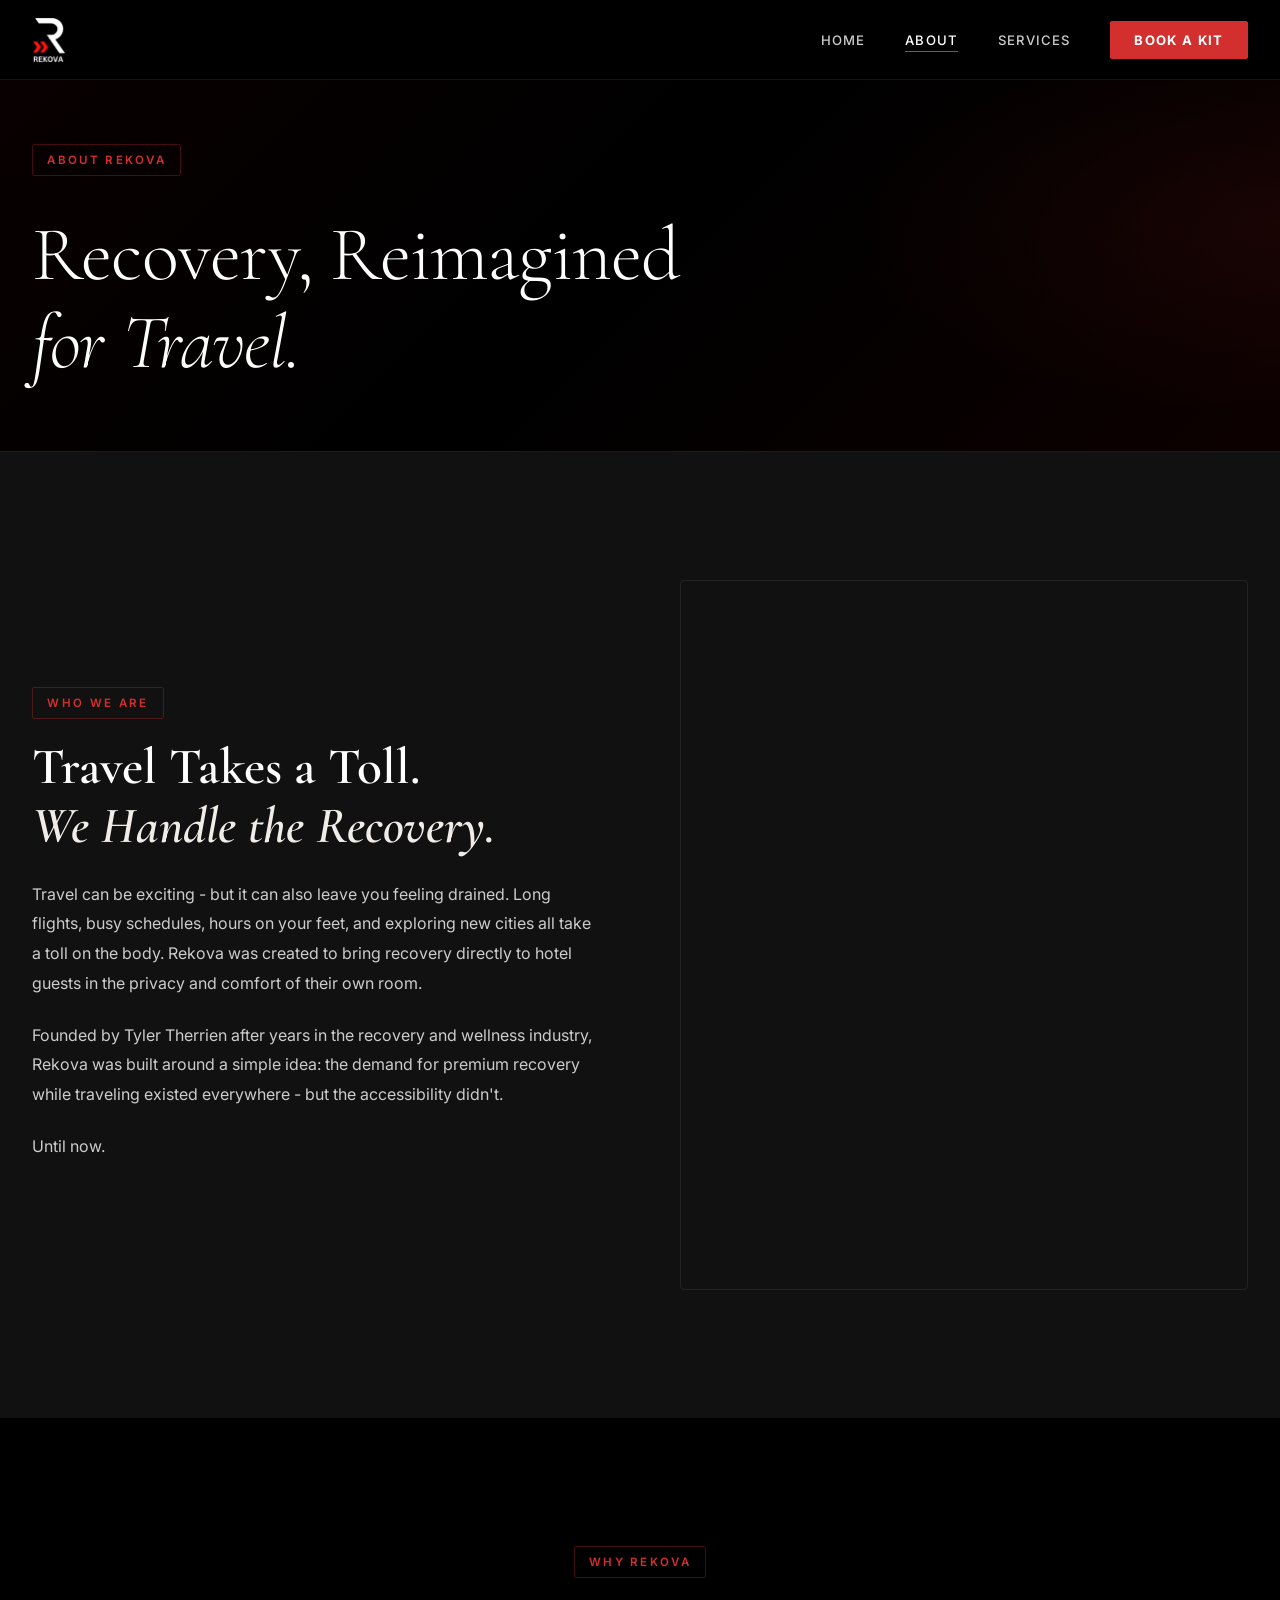
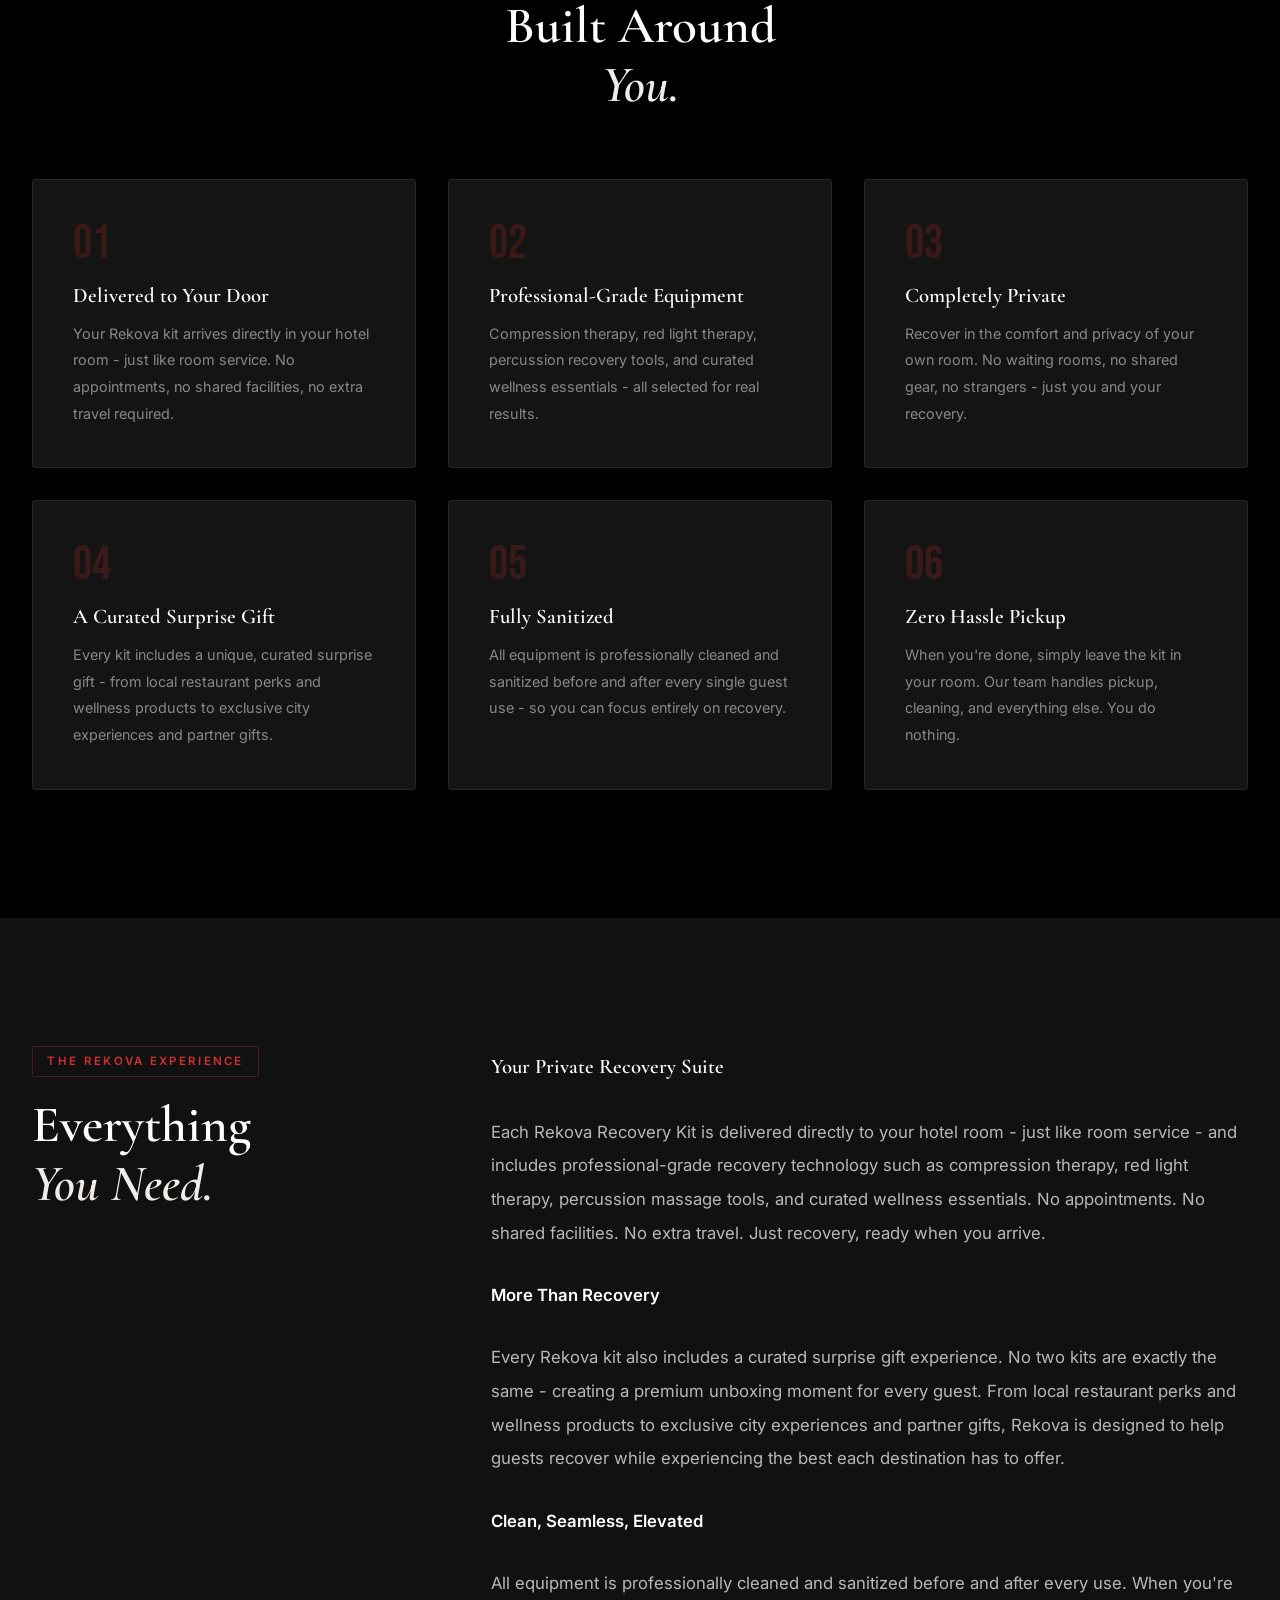
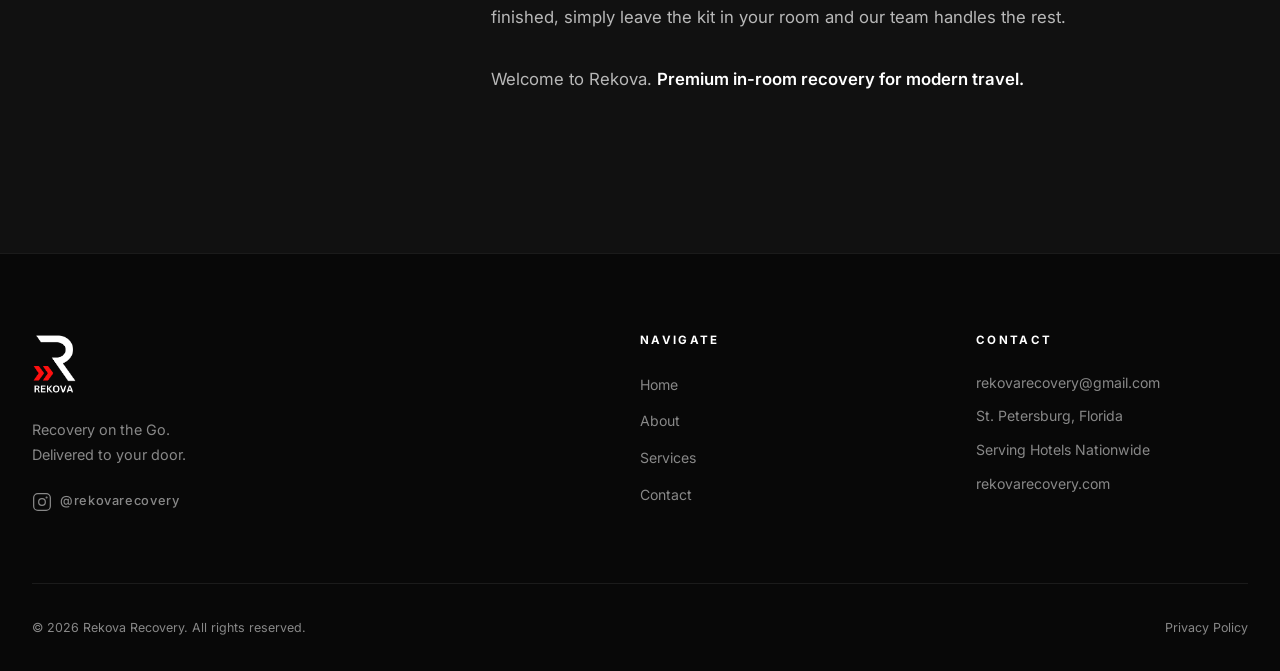
<file: about.html>
﻿<!DOCTYPE html>
<html lang="en">
<head>
    <meta charset="UTF-8">
    <meta name="viewport" content="width=device-width, initial-scale=1.0">
    <title>About - Rekova Recovery</title>
    <link rel="icon" type="image/png" href="rekova-logo.png">
    <link rel="stylesheet" href="styles.css">
    <link rel="preconnect" href="https://fonts.googleapis.com">
    <link rel="preconnect" href="https://fonts.gstatic.com" crossorigin>
    <link href="https://fonts.googleapis.com/css2?family=Cormorant+Garamond:ital,wght@0,300;0,400;0,600;0,700;1,300;1,400&family=Inter:wght@300;400;500;600;700&family=Bebas+Neue&display=swap" rel="stylesheet">
</head>
<body>

    <nav class="navbar" id="navbar">
        <div class="nav-container">
            <a href="index.html" class="nav-logo">
                <img src="rekova-logo.png" class="nav-logo-img" alt="Rekova Recovery">
            </a>
            <ul class="nav-links" id="navLinks">
                <li><a href="index.html">Home</a></li>
                <li><a href="about.html" class="active">About</a></li>
                <li><a href="services.html">Services</a></li>
                <li><a href="contact.html" class="nav-cta">Book a Kit</a></li>
            </ul>
            <button class="hamburger" id="hamburger" aria-label="Menu">
                <span></span><span></span><span></span>
            </button>
        </div>
    </nav>

    <!-- PAGE HERO -->
    <section class="page-hero">
        <div class="page-hero-bg"></div>
        <div class="page-hero-content">
            <span class="label-tag">About Rekova</span>
            <h1>Recovery, Reimagined<br><em>for Travel.</em></h1>
        </div>
    </section>

    <!-- INTRO -->
    <section class="about-intro">
        <div class="container">
            <div class="about-intro-grid">
                <div class="about-intro-text reveal-left">
                    <span class="label-tag">Who We Are</span>
                    <h2 class="section-heading">Travel Takes a Toll.<br><em>We Handle the Recovery.</em></h2>
                    <p>Travel can be exciting - but it can also leave you feeling drained. Long flights, busy schedules, hours on your feet, and exploring new cities all take a toll on the body. Rekova was created to bring recovery directly to hotel guests in the privacy and comfort of their own room.</p>
                    <p>Founded by Tyler Therrien after years in the recovery and wellness industry, Rekova was built around a simple idea: the demand for premium recovery while traveling existed everywhere - but the accessibility didn't.</p>
                    <p>Until now.</p>
                </div>
                <div class="about-intro-media reveal-right">
                    <iframe src="https://www.youtube-nocookie.com/embed/OkuoscADDKU?autoplay=1&mute=1&loop=1&playlist=OkuoscADDKU&controls=0&rel=0&playsinline=1&modestbranding=1&enablejsapi=1" frameborder="0" allow="autoplay; encrypted-media; fullscreen" allowfullscreen style="position:absolute;top:-7.5%;left:-7.5%;width:115%;height:115%;pointer-events:none;"></iframe>
                    <div class="video-shield"></div>
                </div>
            </div>
        </div>
    </section>

    <!-- VALUES -->
    <section class="about-values">
        <div class="container">
            <div class="section-header reveal-up">
                <span class="label-tag">Why Rekova</span>
                <h2 class="section-heading">Built Around<br><em>You.</em></h2>
            </div>
            <div class="values-grid">
                <div class="value-card reveal-up delay-1">
                    <div class="value-num">01</div>
                    <h3>Delivered to Your Door</h3>
                    <p>Your Rekova kit arrives directly in your hotel room - just like room service. No appointments, no shared facilities, no extra travel required.</p>
                </div>
                <div class="value-card reveal-up delay-2">
                    <div class="value-num">02</div>
                    <h3>Professional-Grade Equipment</h3>
                    <p>Compression therapy, red light therapy, percussion recovery tools, and curated wellness essentials - all selected for real results.</p>
                </div>
                <div class="value-card reveal-up delay-3">
                    <div class="value-num">03</div>
                    <h3>Completely Private</h3>
                    <p>Recover in the comfort and privacy of your own room. No waiting rooms, no shared gear, no strangers - just you and your recovery.</p>
                </div>
                <div class="value-card reveal-up delay-1">
                    <div class="value-num">04</div>
                    <h3>A Curated Surprise Gift</h3>
                    <p>Every kit includes a unique, curated surprise gift - from local restaurant perks and wellness products to exclusive city experiences and partner gifts.</p>
                </div>
                <div class="value-card reveal-up delay-2">
                    <div class="value-num">05</div>
                    <h3>Fully Sanitized</h3>
                    <p>All equipment is professionally cleaned and sanitized before and after every single guest use - so you can focus entirely on recovery.</p>
                </div>
                <div class="value-card reveal-up delay-3">
                    <div class="value-num">06</div>
                    <h3>Zero Hassle Pickup</h3>
                    <p>When you're done, simply leave the kit in your room. Our team handles pickup, cleaning, and everything else. You do nothing.</p>
                </div>
            </div>
        </div>
    </section>

    <!-- STORY -->
    <section class="about-story">
        <div class="container">
            <div class="story-grid">
                <div class="story-label reveal-left">
                    <span class="label-tag">The Rekova Experience</span>
                    <h2 class="section-heading">Everything<br><em>You Need.</em></h2>
                </div>
                <div class="story-body reveal-right">
                    <p><strong>Your Private Recovery Suite</strong></p>
                    <p>Each Rekova Recovery Kit is delivered directly to your hotel room - just like room service - and includes professional-grade recovery technology such as compression therapy, red light therapy, percussion massage tools, and curated wellness essentials. No appointments. No shared facilities. No extra travel. Just recovery, ready when you arrive.</p>
                    <p><strong>More Than Recovery</strong></p>
                    <p>Every Rekova kit also includes a curated surprise gift experience. No two kits are exactly the same - creating a premium unboxing moment for every guest. From local restaurant perks and wellness products to exclusive city experiences and partner gifts, Rekova is designed to help guests recover while experiencing the best each destination has to offer.</p>
                    <p><strong>Clean, Seamless, Elevated</strong></p>
                    <p>All equipment is professionally cleaned and sanitized before and after every use. When you're finished, simply leave the kit in your room and our team handles the rest.</p>
                    <p>Welcome to Rekova. <strong>Premium in-room recovery for modern travel.</strong></p>
                </div>
            </div>
        </div>
    </section>

    <!-- FOOTER -->
    <footer class="footer">
        <div class="container">
            <div class="footer-grid">
                <div class="footer-brand">
                    <div class="footer-logo">
                        <img src="rekova-logo.png" class="footer-logo-img" alt="Rekova Recovery">
                    </div>
                    <p class="footer-tagline">Recovery on the Go.<br>Delivered to your door.</p>
                    <a href="https://www.instagram.com/rekovarecovery" target="_blank" rel="noopener" class="footer-ig">
                        <svg viewBox="0 0 24 24" fill="none" stroke="currentColor" stroke-width="1.5" width="20" height="20"><rect x="2" y="2" width="20" height="20" rx="5"/><circle cx="12" cy="12" r="4"/><circle cx="17.5" cy="6.5" r="0.5" fill="currentColor"/></svg>
                        @rekovarecovery
                    </a>
                </div>
                <div class="footer-nav">
                    <h4>Navigate</h4>
                    <ul>
                        <li><a href="index.html">Home</a></li>
                        <li><a href="about.html">About</a></li>
                        <li><a href="services.html">Services</a></li>
                        <li><a href="contact.html">Contact</a></li>
                    </ul>
                </div>
                <div class="footer-contact">
                    <h4>Contact</h4>
                    <ul>
                        <li><a href="mailto:rekovarecovery@gmail.com">rekovarecovery@gmail.com</a></li>
                        <li>St. Petersburg, Florida</li><li>Serving Hotels Nationwide</li>
                        <li><a href="https://www.rekovarecovery.com" target="_blank">rekovarecovery.com</a></li>
                    </ul>
                </div>
            </div>
            <div class="footer-bottom">
                <p>&copy; 2026 Rekova Recovery. All rights reserved.</p>
                <p><a href="#">Privacy Policy</a></p>
            </div>
        </div>
    </footer>
    <script src="script.js"></script>
</body>
</html>
</file>
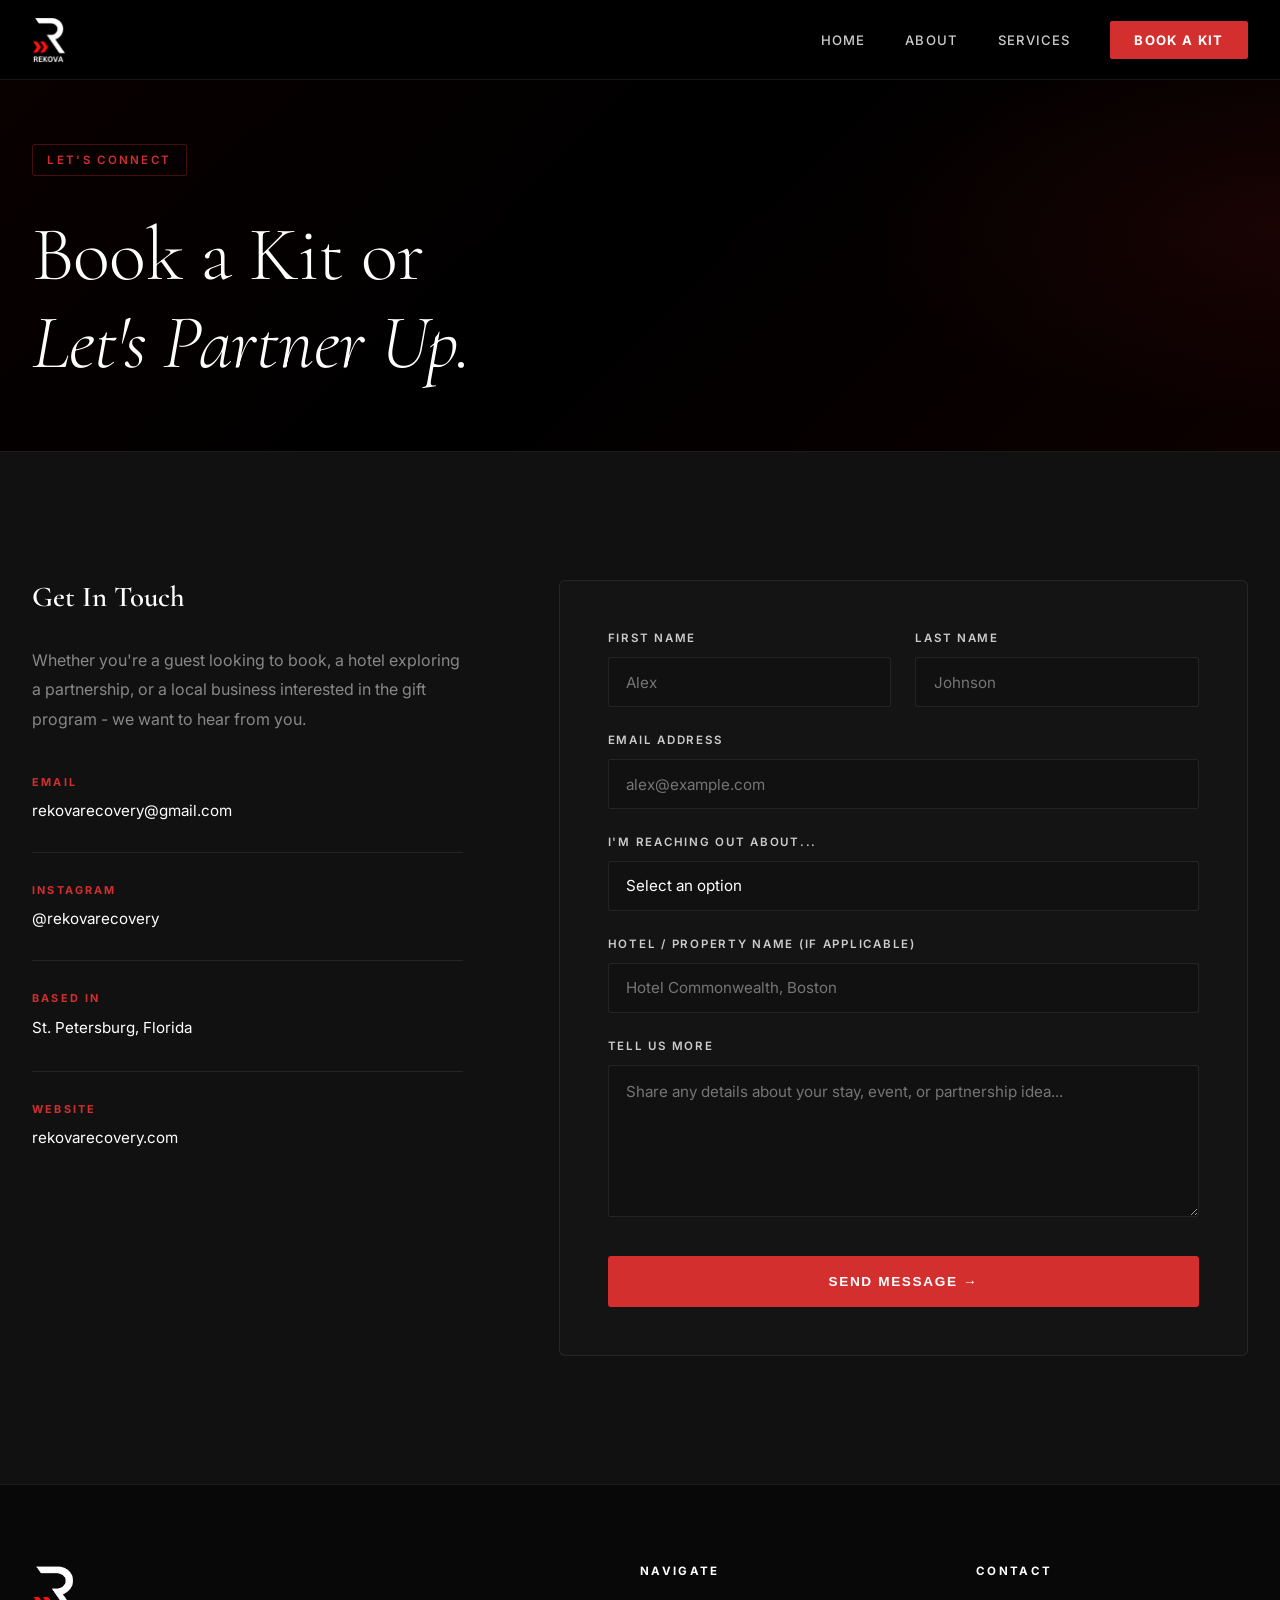
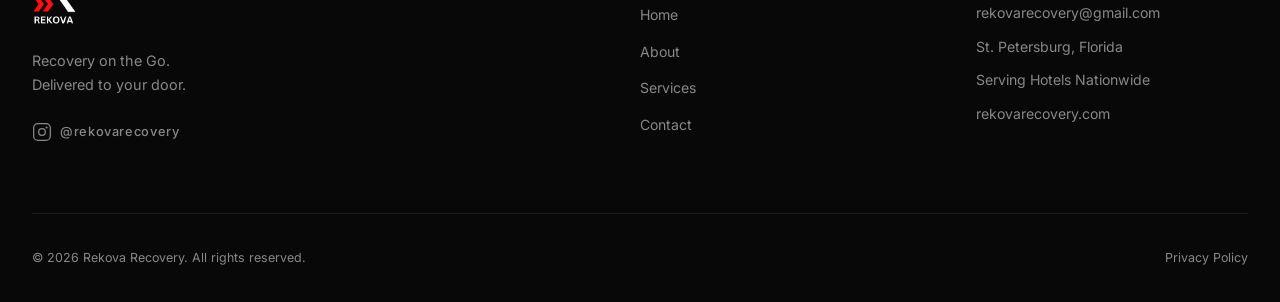
<file: contact.html>
﻿<!DOCTYPE html>
<html lang="en">
<head>
    <meta charset="UTF-8">
    <meta name="viewport" content="width=device-width, initial-scale=1.0">
    <title>Contact - Rekova Recovery</title>
    <link rel="icon" type="image/png" href="rekova-logo.png">
    <link rel="stylesheet" href="styles.css">
    <link rel="preconnect" href="https://fonts.googleapis.com">
    <link rel="preconnect" href="https://fonts.gstatic.com" crossorigin>
    <link href="https://fonts.googleapis.com/css2?family=Cormorant+Garamond:ital,wght@0,300;0,400;0,600;0,700;1,300;1,400&family=Inter:wght@300;400;500;600;700&family=Bebas+Neue&display=swap" rel="stylesheet">
</head>
<body>

    <nav class="navbar" id="navbar">
        <div class="nav-container">
            <a href="index.html" class="nav-logo">
                <img src="rekova-logo.png" class="nav-logo-img" alt="Rekova Recovery">
            </a>
            <ul class="nav-links" id="navLinks">
                <li><a href="index.html">Home</a></li>
                <li><a href="about.html">About</a></li>
                <li><a href="services.html">Services</a></li>
                <li><a href="contact.html" class="active nav-cta">Book a Kit</a></li>
            </ul>
            <button class="hamburger" id="hamburger" aria-label="Menu">
                <span></span><span></span><span></span>
            </button>
        </div>
    </nav>

    <!-- PAGE HERO -->
    <section class="page-hero">
        <div class="page-hero-bg"></div>
        <div class="page-hero-content">
            <span class="label-tag">Let's Connect</span>
            <h1>Book a Kit or<br><em>Let's Partner Up.</em></h1>
        </div>
    </section>

    <!-- CONTACT -->
    <section class="contact-section">
        <div class="container">
            <div class="contact-grid">
                <div class="contact-info reveal-left">
                    <h3>Get In Touch</h3>
                    <p style="margin-bottom:2.5rem; color:#888;">Whether you're a guest looking to book, a hotel exploring a partnership, or a local business interested in the gift program - we want to hear from you.</p>

                    <div class="contact-detail">
                        <span class="contact-detail-label">Email</span>
                        <a href="mailto:rekovarecovery@gmail.com">rekovarecovery@gmail.com</a>
                    </div>
                    <div class="contact-detail">
                        <span class="contact-detail-label">Instagram</span>
                        <a href="https://www.instagram.com/rekovarecovery" target="_blank" rel="noopener">@rekovarecovery</a>
                    </div>
                    <div class="contact-detail">
                        <span class="contact-detail-label">Based In</span>
                        <p>St. Petersburg, Florida</p>
                    </div>
                    <div class="contact-detail">
                        <span class="contact-detail-label">Website</span>
                        <a href="https://www.rekovarecovery.com" target="_blank">rekovarecovery.com</a>
                    </div>
                </div>

                <div class="reveal-right">
                    <div class="contact-form" id="contactFormWrap">
                        <form id="contactForm">
                            <div class="form-row">
                                <div class="form-group">
                                    <label for="firstName">First Name</label>
                                    <input type="text" id="firstName" name="firstName" placeholder="Alex" required>
                                </div>
                                <div class="form-group">
                                    <label for="lastName">Last Name</label>
                                    <input type="text" id="lastName" name="lastName" placeholder="Johnson" required>
                                </div>
                            </div>
                            <div class="form-group">
                                <label for="email">Email Address</label>
                                <input type="email" id="email" name="email" placeholder="alex@example.com" required>
                            </div>
                            <div class="form-group">
                                <label for="subject">I'm reaching out about...</label>
                                <select id="subject" name="subject" required>
                                    <option value="">Select an option</option>
                                    <option value="book-kit">Booking a Recovery Kit</option>
                                    <option value="hotel-partnership">Hotel Partnership Inquiry</option>
                                    <option value="event-popup">Event / Pop-Up Inquiry</option>
                                    <option value="local-partnership">Local Gift Partnership</option>
                                    <option value="media">Media & Press</option>
                                    <option value="other">Other</option>
                                </select>
                            </div>
                            <div class="form-group">
                                <label for="hotel">Hotel / Property Name (if applicable)</label>
                                <input type="text" id="hotel" name="hotel" placeholder="Hotel Commonwealth, Boston">
                            </div>
                            <div class="form-group">
                                <label for="message">Tell us more</label>
                                <textarea id="message" name="message" placeholder="Share any details about your stay, event, or partnership idea..." rows="5" required></textarea>
                            </div>
                            <button type="submit" class="form-submit">Send Message →</button>
                        </form>

                        <div class="form-success" id="formSuccess">
                            <h3>Message Received ✓</h3>
                            <p>Thank you for reaching out. We'll be in touch within 24 hours.</p>
                        </div>
                    </div>
                </div>
            </div>
        </div>
    </section>

    <!-- FOOTER -->
    <footer class="footer">
        <div class="container">
            <div class="footer-grid">
                <div class="footer-brand">
                    <div class="footer-logo">
                        <img src="rekova-logo.png" class="footer-logo-img" alt="Rekova Recovery">
                    </div>
                    <p class="footer-tagline">Recovery on the Go.<br>Delivered to your door.</p>
                    <a href="https://www.instagram.com/rekovarecovery" target="_blank" rel="noopener" class="footer-ig">
                        <svg viewBox="0 0 24 24" fill="none" stroke="currentColor" stroke-width="1.5" width="20" height="20"><rect x="2" y="2" width="20" height="20" rx="5"/><circle cx="12" cy="12" r="4"/><circle cx="17.5" cy="6.5" r="0.5" fill="currentColor"/></svg>
                        @rekovarecovery
                    </a>
                </div>
                <div class="footer-nav">
                    <h4>Navigate</h4>
                    <ul>
                        <li><a href="index.html">Home</a></li>
                        <li><a href="about.html">About</a></li>
                        <li><a href="services.html">Services</a></li>
                        <li><a href="contact.html">Contact</a></li>
                    </ul>
                </div>
                <div class="footer-contact">
                    <h4>Contact</h4>
                    <ul>
                        <li><a href="mailto:rekovarecovery@gmail.com">rekovarecovery@gmail.com</a></li>
                        <li>St. Petersburg, Florida</li><li>Serving Hotels Nationwide</li>
                        <li><a href="https://www.rekovarecovery.com" target="_blank">rekovarecovery.com</a></li>
                    </ul>
                </div>
            </div>
            <div class="footer-bottom">
                <p>&copy; 2026 Rekova Recovery. All rights reserved.</p>
                <p><a href="#">Privacy Policy</a></p>
            </div>
        </div>
    </footer>
    <script src="script.js"></script>
</body>
</html>
</file>
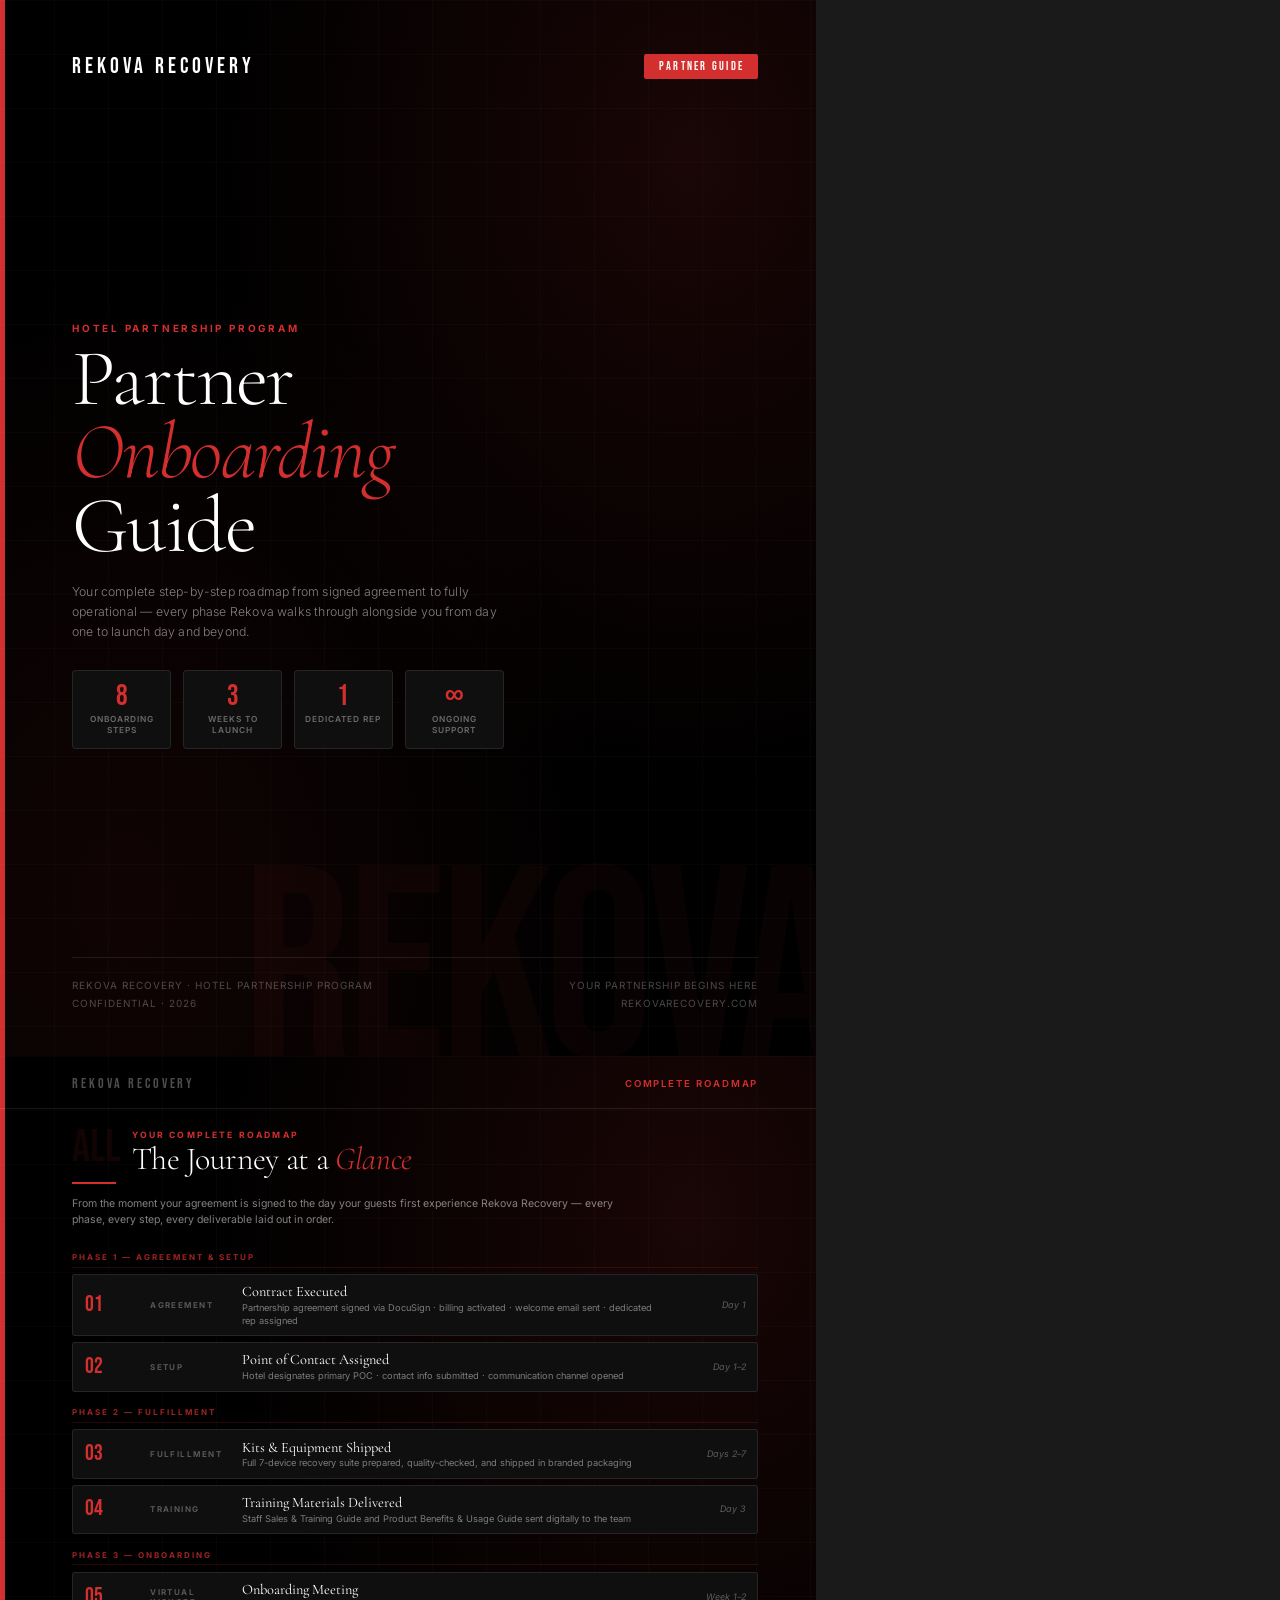
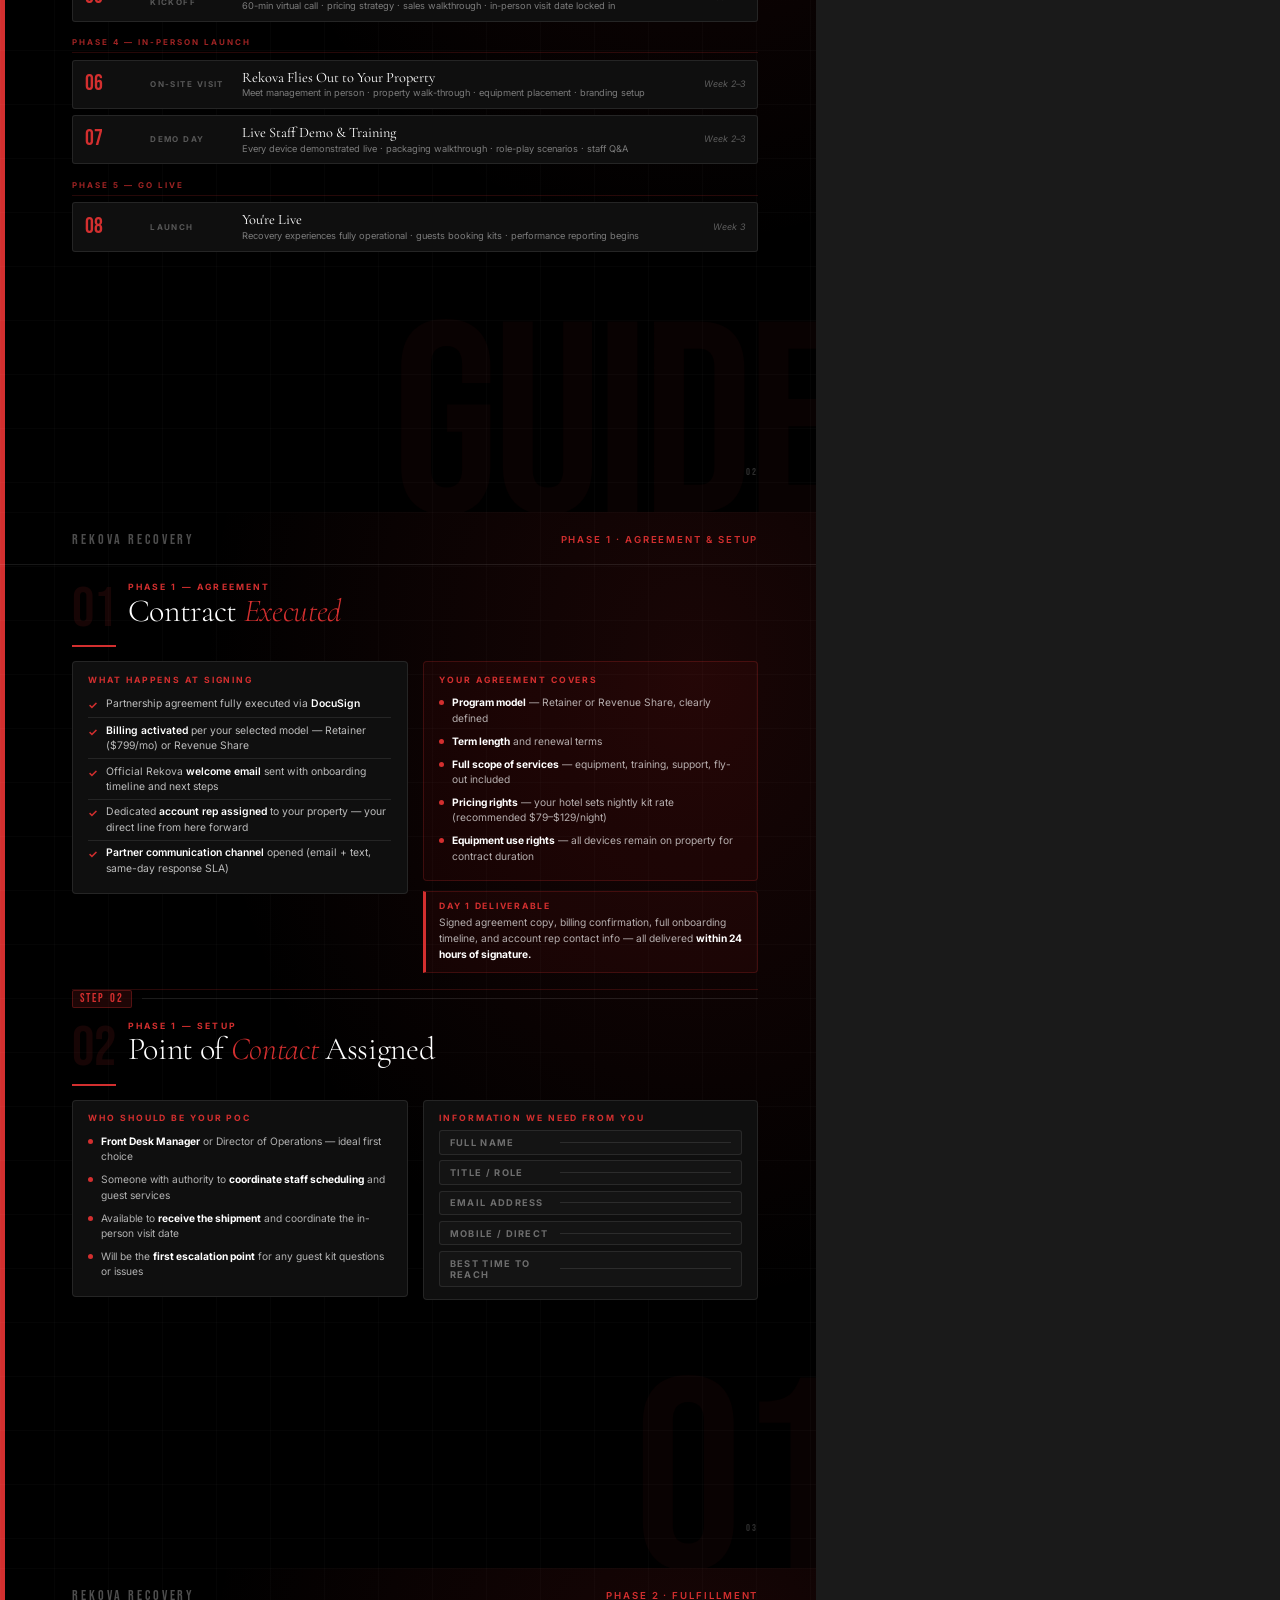
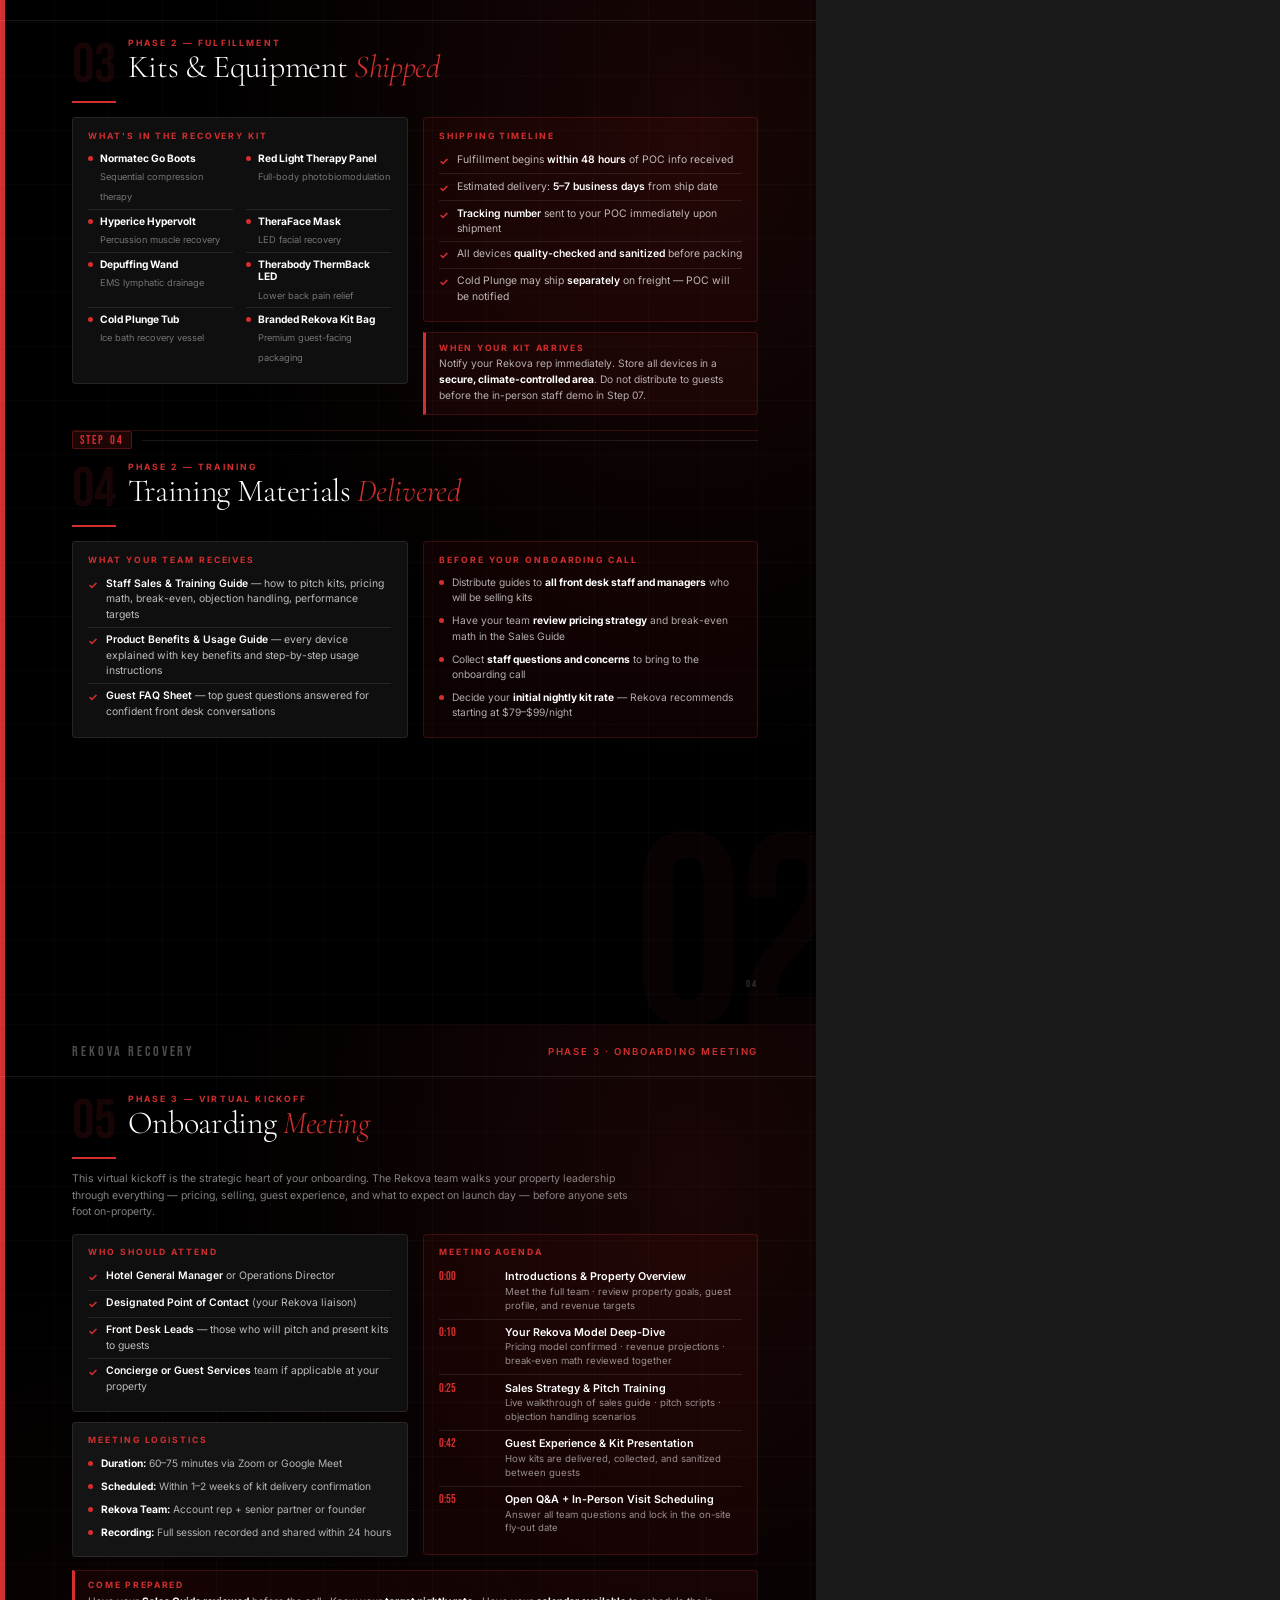
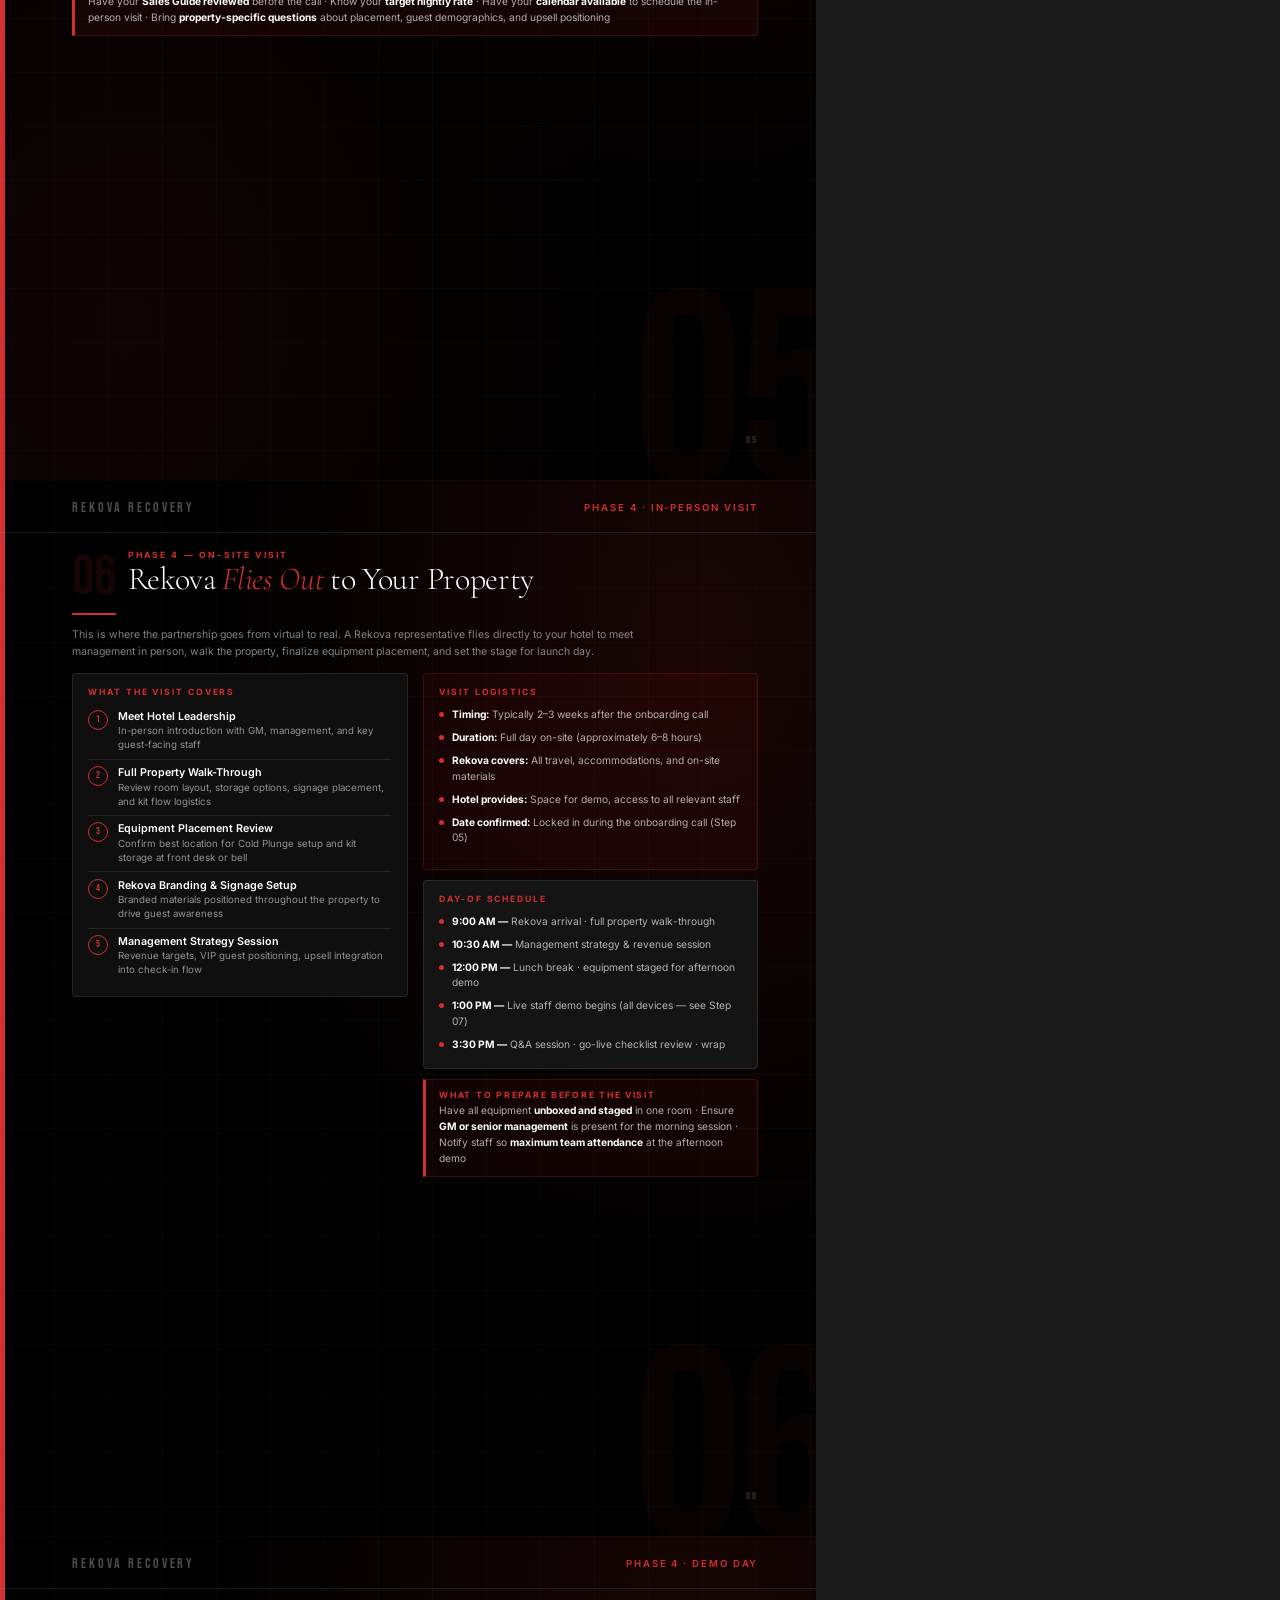
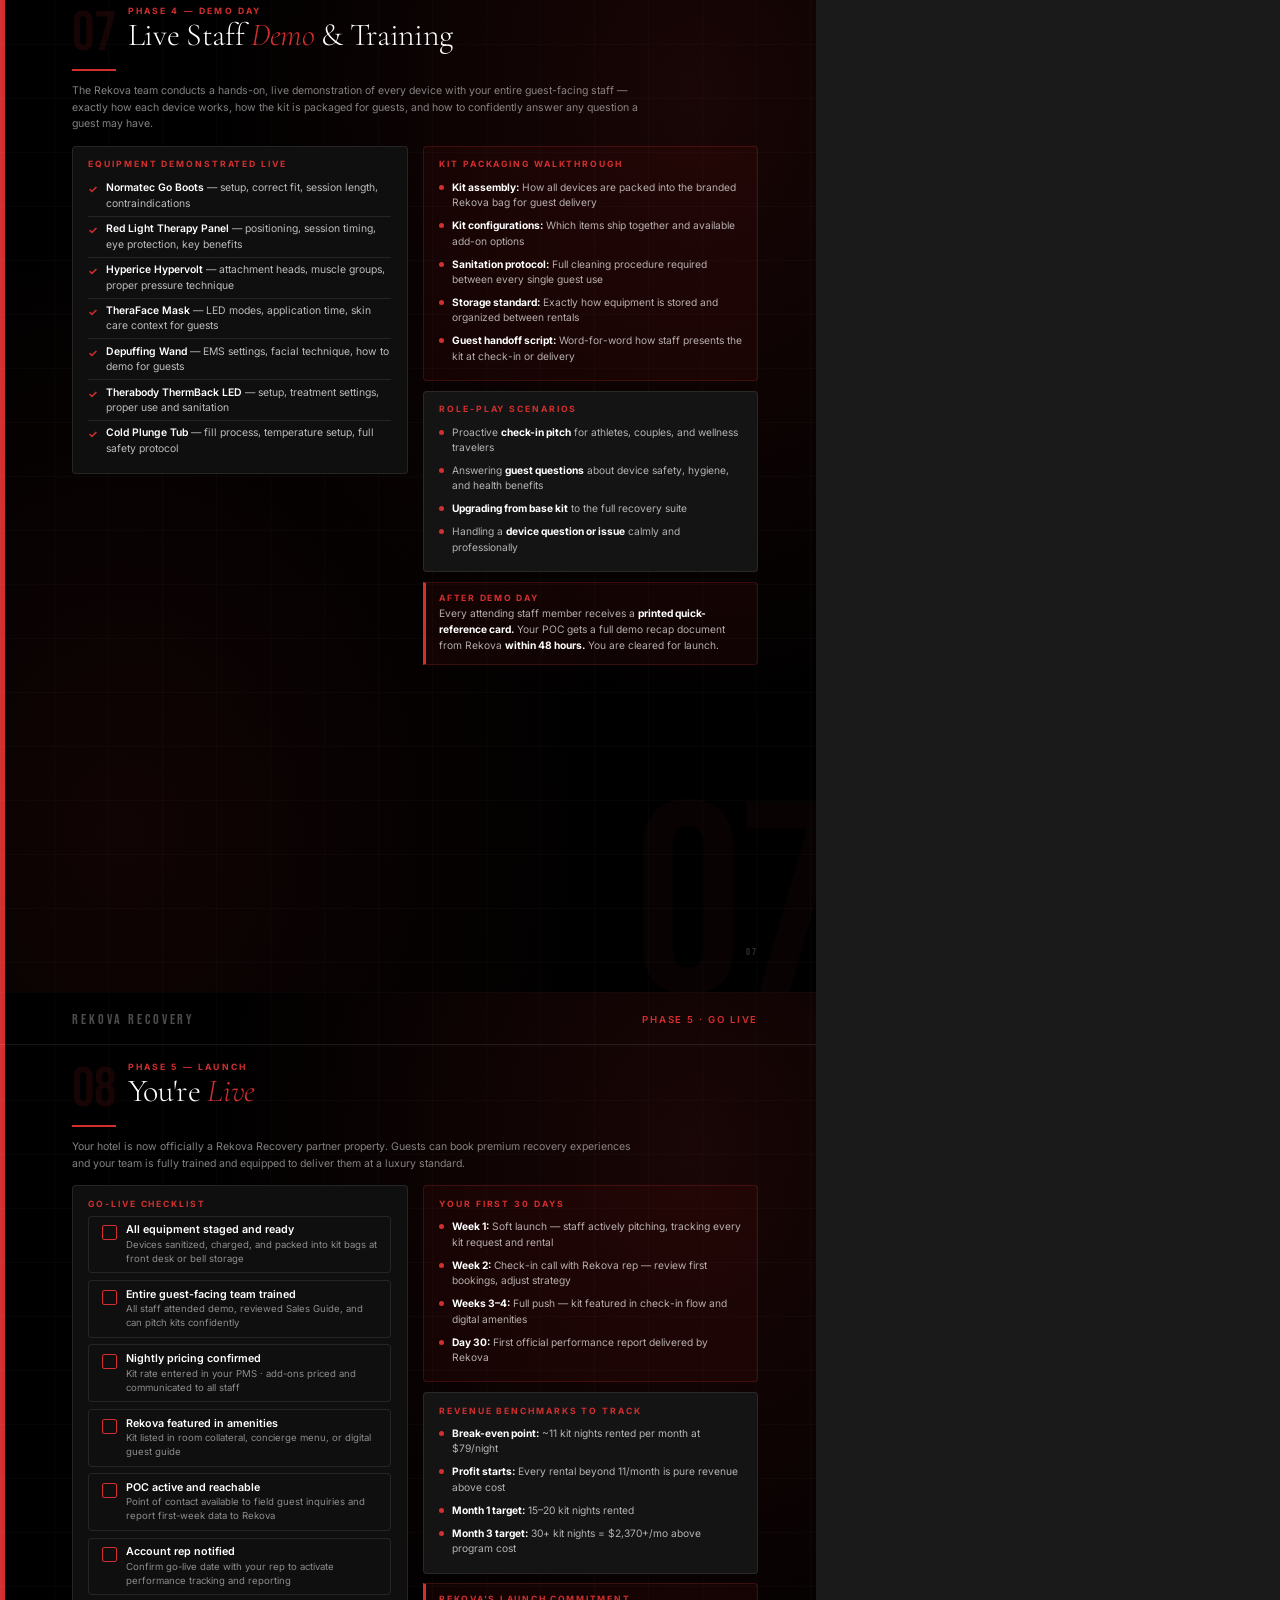
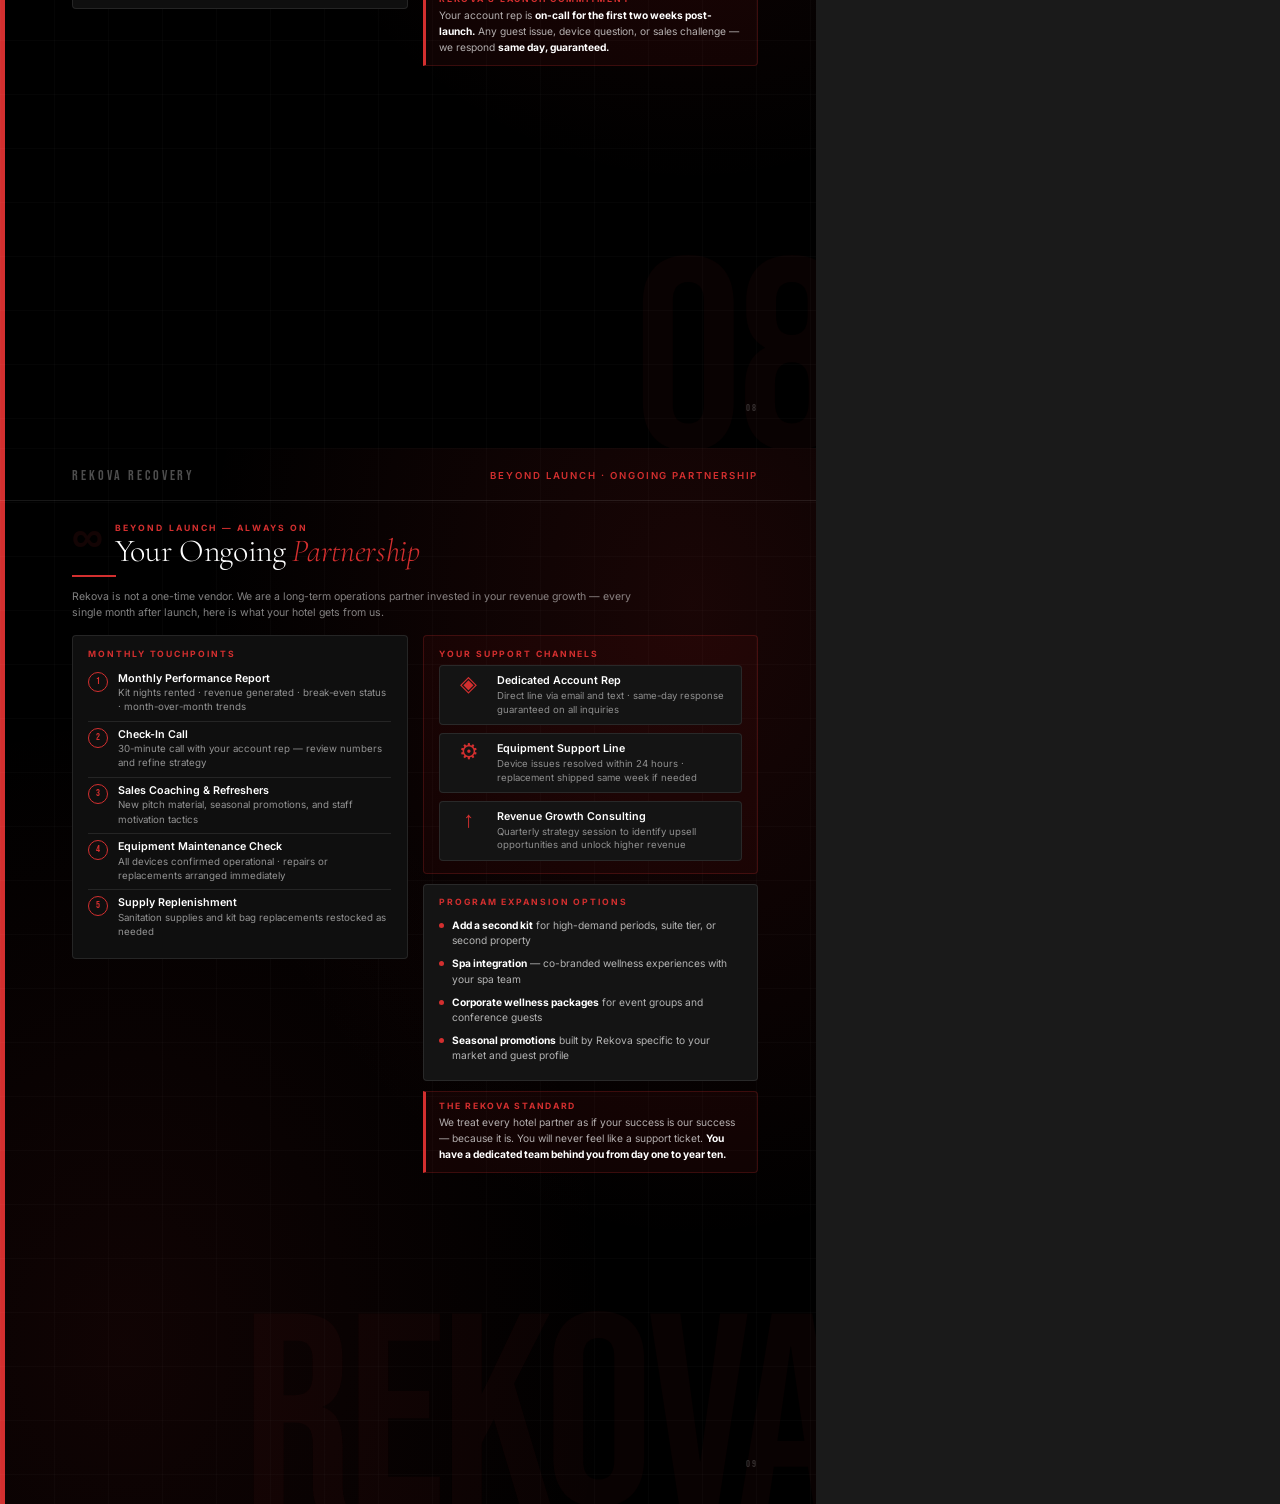
<file: onboarding-guide.html>
<!DOCTYPE html>
<html lang="en">
<head>
<meta charset="UTF-8">
<title>Rekova Recovery — Partner Onboarding Guide</title>
<link href="https://fonts.googleapis.com/css2?family=Cormorant+Garamond:ital,wght@0,300;0,400;0,600;0,700;1,300;1,400&family=Inter:wght@300;400;500;600;700&family=Bebas+Neue&display=swap" rel="stylesheet">
<style>
  *, *::before, *::after { box-sizing: border-box; margin: 0; padding: 0; }

  :root {
    --red: #D32F2F;
    --red-dark: #a82020;
    --black: #000000;
    --card: #0f0f0f;
    --card2: #141414;
    --white: #ffffff;
    --gray: rgba(255,255,255,0.55);
    --border: rgba(255,255,255,0.09);
  }

  @page { size: 8.5in 11in; margin: 0; }

  body {
    font-family: 'Inter', sans-serif;
    background: #1a1a1a;
    color: var(--white);
    -webkit-print-color-adjust: exact;
    print-color-adjust: exact;
  }

  /* ===== PAGE BASE ===== */
  .page {
    width: 8.5in;
    height: 11in;
    background: var(--black);
    position: relative;
    overflow: hidden;
    page-break-after: always;
    break-after: page;
    display: flex;
    flex-direction: column;
  }

  /* ===== DECORATIVE ===== */
  .red-bar { position: absolute; left: 0; top: 0; bottom: 0; width: 5px; background: var(--red); }
  .bg-grid {
    position: absolute; inset: 0;
    background-image: linear-gradient(rgba(255,255,255,0.02) 1px, transparent 1px),
      linear-gradient(90deg, rgba(255,255,255,0.02) 1px, transparent 1px);
    background-size: 54px 54px;
    pointer-events: none;
  }
  .bg-radial { position: absolute; inset: 0; background: radial-gradient(ellipse at 85% 15%, rgba(211,47,47,0.12) 0%, transparent 50%); pointer-events: none; }
  .bg-radial-2 { position: absolute; inset: 0; background: radial-gradient(ellipse at 15% 85%, rgba(211,47,47,0.08) 0%, transparent 50%); pointer-events: none; }
  .watermark {
    position: absolute; bottom: -55px; right: -25px;
    font-family: 'Bebas Neue', sans-serif; font-size: 17rem;
    color: rgba(211,47,47,0.04); line-height: 1;
    letter-spacing: -0.02em; pointer-events: none; user-select: none;
  }
  .page-num {
    position: absolute; bottom: 0.35in; right: 0.6in;
    font-family: 'Bebas Neue', sans-serif; font-size: 0.65rem;
    letter-spacing: 0.22em; color: rgba(255,255,255,0.18);
  }

  /* ===== COVER ===== */
  .cover { padding: 0.55in 0.6in 0.45in 0.75in; justify-content: space-between; }
  .cover-header { display: flex; justify-content: space-between; align-items: center; position: relative; z-index: 2; }
  .cover-logo-text { font-family: 'Bebas Neue', sans-serif; font-size: 1.4rem; letter-spacing: 0.18em; color: var(--white); }
  .cover-badge { background: var(--red); font-family: 'Bebas Neue', sans-serif; font-size: 0.78rem; letter-spacing: 0.18em; padding: 0.3rem 0.9rem; border-radius: 2px; color: var(--white); }
  .cover-hero { position: relative; z-index: 2; flex: 1; display: flex; flex-direction: column; justify-content: center; padding-top: 0.35in; }
  .cover-eyebrow { font-size: 0.62rem; font-weight: 700; letter-spacing: 0.28em; text-transform: uppercase; color: var(--red); margin-bottom: 0.5rem; }
  h1.hero-title { font-family: 'Cormorant Garamond', serif; font-size: 5.0rem; font-weight: 300; line-height: 0.92; letter-spacing: -0.02em; }
  h1.hero-title em { color: var(--red); font-style: italic; }
  .cover-sub { font-size: 0.77rem; color: rgba(255,255,255,0.5); line-height: 1.62; margin-top: 0.2in; max-width: 4.6in; font-weight: 300; letter-spacing: 0.015em; }
  .cover-stats { display: flex; gap: 0.12in; margin-top: 0.3in; max-width: 4.5in; }
  .cover-stat { flex: 1; background: var(--card); border: 1px solid var(--border); border-radius: 4px; padding: 0.12in 0.1in; text-align: center; }
  .cover-stat-val { font-family: 'Bebas Neue', sans-serif; font-size: 1.8rem; color: var(--red); line-height: 1; }
  .cover-stat-lbl { font-size: 0.52rem; font-weight: 600; letter-spacing: 0.12em; text-transform: uppercase; color: rgba(255,255,255,0.38); margin-top: 0.03in; line-height: 1.3; }
  .cover-footer { position: relative; z-index: 2; display: flex; justify-content: space-between; align-items: flex-end; border-top: 1px solid var(--border); padding-top: 0.2in; }
  .cover-footer p { font-size: 0.62rem; color: rgba(255,255,255,0.28); letter-spacing: 0.1em; text-transform: uppercase; line-height: 1.8; }

  /* ===== PAGE HEADER ===== */
  .page-header {
    position: relative; z-index: 2;
    padding: 0.2in 0.6in 0.16in 0.75in;
    border-bottom: 1px solid var(--border);
    display: flex; justify-content: space-between; align-items: center;
    flex-shrink: 0;
  }
  .page-header-logo { font-family: 'Bebas Neue', sans-serif; font-size: 0.9rem; letter-spacing: 0.2em; color: rgba(255,255,255,0.3); }
  .page-header-section { font-size: 0.6rem; font-weight: 600; letter-spacing: 0.2em; text-transform: uppercase; color: var(--red); }
  .page-content { position: relative; z-index: 2; padding: 0.18in 0.6in 0.2in 0.75in; flex: 1; display: flex; flex-direction: column; }

  /* ===== STEP STAMP ===== */
  .step-stamp { display: flex; align-items: flex-start; gap: 0.12in; margin-bottom: 0.04in; }
  .step-num { font-family: 'Bebas Neue', sans-serif; font-size: 3.5rem; color: rgba(211,47,47,0.11); line-height: 1; flex-shrink: 0; }
  .step-body { flex: 1; }
  .step-phase { font-size: 0.54rem; font-weight: 700; letter-spacing: 0.25em; text-transform: uppercase; color: var(--red); margin-bottom: 0.03in; }
  .step-body h2 { font-family: 'Cormorant Garamond', serif; font-size: 2.0rem; font-weight: 300; line-height: 1.0; letter-spacing: -0.01em; }
  .step-body h2 em { color: var(--red); font-style: italic; }
  .divider { width: 44px; height: 2px; background: var(--red); margin: 0.22rem 0; }
  .intro-text { font-size: 0.66rem; color: rgba(255,255,255,0.5); margin: 0.09in 0 0.14in; line-height: 1.55; max-width: 6in; }

  /* ===== TWO-COL LAYOUT ===== */
  .two-col { display: grid; grid-template-columns: 1fr 1fr; gap: 0.16in; }
  .stack { display: flex; flex-direction: column; gap: 0.1in; }

  /* ===== INFO CARDS ===== */
  .info-card { background: var(--card); border: 1px solid var(--border); border-radius: 4px; padding: 0.13in 0.16in; }
  .info-card.accent { background: rgba(211,47,47,0.06); border-color: rgba(211,47,47,0.22); }
  .info-card.dark { background: var(--card2); }
  .card-label { font-size: 0.54rem; font-weight: 700; letter-spacing: 0.22em; text-transform: uppercase; color: var(--red); margin-bottom: 0.07in; }

  /* ===== CHECK LIST ===== */
  .check-list { list-style: none; }
  .check-list li { display: flex; align-items: flex-start; gap: 0.08in; padding: 0.045in 0; border-bottom: 1px solid var(--border); font-size: 0.65rem; color: rgba(255,255,255,0.72); line-height: 1.5; }
  .check-list li:last-child { border-bottom: none; }
  .check-list li strong { color: var(--white); font-weight: 600; }
  .check-mark { color: var(--red); font-weight: 700; flex-shrink: 0; font-size: 0.68rem; margin-top: 1px; }

  /* ===== DOT LIST ===== */
  .dot-list { list-style: none; }
  .dot-list li { display: flex; align-items: flex-start; gap: 0.08in; padding: 0.04in 0; font-size: 0.64rem; color: rgba(255,255,255,0.68); line-height: 1.5; }
  .dot-list li strong { color: var(--white); }
  .dot-mark { width: 5px; height: 5px; background: var(--red); border-radius: 50%; flex-shrink: 0; margin-top: 5px; }

  /* ===== NUMBERED STEPS (inline) ===== */
  .n-step { display: flex; gap: 0.1in; align-items: flex-start; padding: 0.065in 0; border-bottom: 1px solid var(--border); }
  .n-step:last-child { border-bottom: none; }
  .n-circle { width: 20px; height: 20px; border-radius: 50%; border: 1.5px solid var(--red); display: flex; align-items: center; justify-content: center; flex-shrink: 0; font-family: 'Bebas Neue', sans-serif; font-size: 0.62rem; color: var(--red); line-height: 1; }
  .n-title { font-size: 0.67rem; font-weight: 600; color: var(--white); margin-bottom: 0.015in; }
  .n-desc { font-size: 0.61rem; color: rgba(255,255,255,0.55); line-height: 1.45; }

  /* ===== HIGHLIGHT BOX ===== */
  .highlight-box { background: rgba(211,47,47,0.07); border: 1px solid rgba(211,47,47,0.22); border-left: 3px solid var(--red); border-radius: 0 4px 4px 0; padding: 0.1in 0.14in; }
  .hl-label { font-size: 0.54rem; font-weight: 700; letter-spacing: 0.2em; text-transform: uppercase; color: var(--red); margin-bottom: 0.04in; }
  .highlight-box p { font-size: 0.64rem; color: rgba(255,255,255,0.68); line-height: 1.55; }
  .highlight-box p strong { color: var(--white); }

  /* ===== STEP DIVIDER ===== */
  .step-divider { border-top: 1px solid rgba(211,47,47,0.2); margin: 0.16in 0 0.13in; display: flex; align-items: center; gap: 0.1in; }
  .step-divider-line { flex: 1; height: 1px; background: var(--border); }
  .step-badge { display: inline-block; font-family: 'Bebas Neue', sans-serif; font-size: 0.73rem; letter-spacing: 0.18em; background: rgba(211,47,47,0.14); border: 1px solid rgba(211,47,47,0.3); color: var(--red); padding: 0.04rem 0.45rem; border-radius: 2px; }

  /* ===== POC FORM FIELDS ===== */
  .poc-field { display: flex; align-items: center; gap: 0.1in; padding: 0.06in 0.1in; background: rgba(255,255,255,0.025); border: 1px solid var(--border); border-radius: 3px; margin-bottom: 0.06in; }
  .poc-field:last-child { margin-bottom: 0; }
  .poc-label { font-size: 0.58rem; font-weight: 700; letter-spacing: 0.14em; text-transform: uppercase; color: rgba(255,255,255,0.38); width: 1.05in; flex-shrink: 0; }
  .poc-line { flex: 1; height: 1px; background: rgba(255,255,255,0.1); }

  /* ===== KIT GRID ===== */
  .kit-grid { display: grid; grid-template-columns: 1fr 1fr; gap: 0 0.14in; }
  .kit-item { display: flex; align-items: flex-start; gap: 0.07in; padding: 0.05in 0; border-bottom: 1px solid var(--border); }
  .kit-item:nth-last-child(-n+2) { border-bottom: none; }
  .kit-dot { width: 5px; height: 5px; background: var(--red); border-radius: 50%; flex-shrink: 0; margin-top: 4px; }
  .kit-item-body strong { font-size: 0.64rem; color: var(--white); display: block; line-height: 1.2; }
  .kit-item-body span { font-size: 0.58rem; color: rgba(255,255,255,0.42); }

  /* ===== TIMELINE (journey overview page) ===== */
  .tl-phase-label { font-size: 0.5rem; font-weight: 700; letter-spacing: 0.25em; text-transform: uppercase; color: rgba(211,47,47,0.75); border-bottom: 1px solid rgba(211,47,47,0.18); padding-bottom: 0.05in; margin: 0.1in 0 0.07in; }
  .tl-phase-label:first-child { margin-top: 0.08in; }
  .tl-row { display: grid; grid-template-columns: 56px 82px 1fr 76px; gap: 0.1in; align-items: center; background: var(--card); border: 1px solid var(--border); border-radius: 3px; padding: 0.085in 0.12in; margin-bottom: 0.06in; }
  .tl-num { font-family: 'Bebas Neue', sans-serif; font-size: 1.4rem; color: var(--red); line-height: 1; }
  .tl-phase { font-size: 0.5rem; font-weight: 700; letter-spacing: 0.18em; text-transform: uppercase; color: rgba(255,255,255,0.3); line-height: 1.3; }
  .tl-name { font-family: 'Cormorant Garamond', serif; font-size: 0.9rem; font-weight: 400; color: var(--white); line-height: 1.2; }
  .tl-detail { font-size: 0.58rem; color: rgba(255,255,255,0.45); line-height: 1.35; margin-top: 0.015in; }
  .tl-time { font-size: 0.56rem; color: rgba(255,255,255,0.32); text-align: right; font-style: italic; line-height: 1.4; }

  /* ===== AGENDA ROWS ===== */
  .agenda-row { display: flex; gap: 0.1in; align-items: flex-start; padding: 0.065in 0; border-bottom: 1px solid var(--border); }
  .agenda-row:last-child { border-bottom: none; }
  .agenda-time { font-family: 'Bebas Neue', sans-serif; font-size: 0.72rem; color: var(--red); flex-shrink: 0; width: 0.58in; }
  .a-title { font-size: 0.67rem; font-weight: 600; color: var(--white); margin-bottom: 0.015in; }
  .a-desc { font-size: 0.6rem; color: rgba(255,255,255,0.55); line-height: 1.45; }

  /* ===== CHECKLIST ITEMS (go-live) ===== */
  .cl-item { display: flex; align-items: flex-start; gap: 0.1in; padding: 0.07in 0.13in; background: var(--card); border: 1px solid var(--border); border-radius: 4px; margin-bottom: 0.07in; }
  .cl-item:last-child { margin-bottom: 0; }
  .cl-box { width: 15px; height: 15px; border: 1.5px solid var(--red); border-radius: 2px; flex-shrink: 0; margin-top: 2px; }
  .cl-title { font-size: 0.67rem; font-weight: 600; color: var(--white); margin-bottom: 0.015in; }
  .cl-desc { font-size: 0.6rem; color: rgba(255,255,255,0.52); line-height: 1.45; }

  /* ===== SUPPORT CARDS ===== */
  .support-row { display: flex; align-items: flex-start; gap: 0.12in; padding: 0.085in 0.12in; background: var(--card2); border: 1px solid var(--border); border-radius: 4px; margin-bottom: 0.08in; }
  .support-row:last-child { margin-bottom: 0; }
  .s-icon { font-family: 'Bebas Neue', sans-serif; font-size: 1.4rem; color: var(--red); flex-shrink: 0; line-height: 1; width: 0.35in; text-align: center; }
  .s-title { font-size: 0.67rem; font-weight: 600; color: var(--white); margin-bottom: 0.02in; }
  .s-desc { font-size: 0.6rem; color: rgba(255,255,255,0.52); line-height: 1.4; }
</style>
</head>
<body>

<!-- ========================================================
     PAGE 1 — COVER
======================================================== -->
<div class="page cover">
  <div class="red-bar"></div>
  <div class="bg-grid"></div>
  <div class="bg-radial"></div>
  <div class="bg-radial-2"></div>
  <div class="watermark">REKOVA</div>

  <div class="cover-header">
    <div class="cover-logo-text">REKOVA RECOVERY</div>
    <div class="cover-badge">PARTNER GUIDE</div>
  </div>

  <div class="cover-hero">
    <div class="cover-eyebrow">Hotel Partnership Program</div>
    <h1 class="hero-title">Partner<br><em>Onboarding</em><br>Guide</h1>
    <p class="cover-sub">Your complete step-by-step roadmap from signed agreement to fully operational — every phase Rekova walks through alongside you from day one to launch day and beyond.</p>
    <div class="cover-stats">
      <div class="cover-stat">
        <div class="cover-stat-val">8</div>
        <div class="cover-stat-lbl">Onboarding Steps</div>
      </div>
      <div class="cover-stat">
        <div class="cover-stat-val">3</div>
        <div class="cover-stat-lbl">Weeks to Launch</div>
      </div>
      <div class="cover-stat">
        <div class="cover-stat-val">1</div>
        <div class="cover-stat-lbl">Dedicated Rep</div>
      </div>
      <div class="cover-stat">
        <div class="cover-stat-val">∞</div>
        <div class="cover-stat-lbl">Ongoing Support</div>
      </div>
    </div>
  </div>

  <div class="cover-footer">
    <div>
      <p>Rekova Recovery · Hotel Partnership Program</p>
      <p>Confidential · 2026</p>
    </div>
    <div style="text-align: right;">
      <p>Your Partnership Begins Here</p>
      <p>rekovarecovery.com</p>
    </div>
  </div>
</div>

<!-- ========================================================
     PAGE 2 — JOURNEY AT A GLANCE
======================================================== -->
<div class="page">
  <div class="red-bar"></div>
  <div class="bg-grid"></div>
  <div class="bg-radial"></div>
  <div class="watermark">GUIDE</div>

  <div class="page-header">
    <span class="page-header-logo">REKOVA RECOVERY</span>
    <span class="page-header-section">Complete Roadmap</span>
  </div>

  <div class="page-content">
    <div class="step-stamp">
      <div class="step-num" style="font-size: 2.8rem; color: rgba(211,47,47,0.09);">ALL</div>
      <div class="step-body" style="padding-top: 0.04in;">
        <div class="step-phase">Your Complete Roadmap</div>
        <h2>The Journey at a <em>Glance</em></h2>
      </div>
    </div>
    <div class="divider"></div>
    <p class="intro-text">From the moment your agreement is signed to the day your guests first experience Rekova Recovery — every phase, every step, every deliverable laid out in order.</p>

    <div class="tl-phase-label">Phase 1 — Agreement &amp; Setup</div>
    <div class="tl-row">
      <div class="tl-num">01</div>
      <div class="tl-phase">Agreement</div>
      <div><div class="tl-name">Contract Executed</div><div class="tl-detail">Partnership agreement signed via DocuSign · billing activated · welcome email sent · dedicated rep assigned</div></div>
      <div class="tl-time">Day 1</div>
    </div>
    <div class="tl-row">
      <div class="tl-num">02</div>
      <div class="tl-phase">Setup</div>
      <div><div class="tl-name">Point of Contact Assigned</div><div class="tl-detail">Hotel designates primary POC · contact info submitted · communication channel opened</div></div>
      <div class="tl-time">Day 1–2</div>
    </div>

    <div class="tl-phase-label">Phase 2 — Fulfillment</div>
    <div class="tl-row">
      <div class="tl-num">03</div>
      <div class="tl-phase">Fulfillment</div>
      <div><div class="tl-name">Kits &amp; Equipment Shipped</div><div class="tl-detail">Full 7-device recovery suite prepared, quality-checked, and shipped in branded packaging</div></div>
      <div class="tl-time">Days 2–7</div>
    </div>
    <div class="tl-row">
      <div class="tl-num">04</div>
      <div class="tl-phase">Training</div>
      <div><div class="tl-name">Training Materials Delivered</div><div class="tl-detail">Staff Sales &amp; Training Guide and Product Benefits &amp; Usage Guide sent digitally to the team</div></div>
      <div class="tl-time">Day 3</div>
    </div>

    <div class="tl-phase-label">Phase 3 — Onboarding</div>
    <div class="tl-row">
      <div class="tl-num">05</div>
      <div class="tl-phase">Virtual Kickoff</div>
      <div><div class="tl-name">Onboarding Meeting</div><div class="tl-detail">60-min virtual call · pricing strategy · sales walkthrough · in-person visit date locked in</div></div>
      <div class="tl-time">Week 1–2</div>
    </div>

    <div class="tl-phase-label">Phase 4 — In-Person Launch</div>
    <div class="tl-row">
      <div class="tl-num">06</div>
      <div class="tl-phase">On-Site Visit</div>
      <div><div class="tl-name">Rekova Flies Out to Your Property</div><div class="tl-detail">Meet management in person · property walk-through · equipment placement · branding setup</div></div>
      <div class="tl-time">Week 2–3</div>
    </div>
    <div class="tl-row">
      <div class="tl-num">07</div>
      <div class="tl-phase">Demo Day</div>
      <div><div class="tl-name">Live Staff Demo &amp; Training</div><div class="tl-detail">Every device demonstrated live · packaging walkthrough · role-play scenarios · staff Q&amp;A</div></div>
      <div class="tl-time">Week 2–3</div>
    </div>

    <div class="tl-phase-label">Phase 5 — Go Live</div>
    <div class="tl-row">
      <div class="tl-num">08</div>
      <div class="tl-phase">Launch</div>
      <div><div class="tl-name">You're Live</div><div class="tl-detail">Recovery experiences fully operational · guests booking kits · performance reporting begins</div></div>
      <div class="tl-time">Week 3</div>
    </div>
  </div>
  <div class="page-num">02</div>
</div>

<!-- ========================================================
     PAGE 3 — STEPS 01 & 02
======================================================== -->
<div class="page">
  <div class="red-bar"></div>
  <div class="bg-grid"></div>
  <div class="bg-radial"></div>
  <div class="watermark">01</div>

  <div class="page-header">
    <span class="page-header-logo">REKOVA RECOVERY</span>
    <span class="page-header-section">Phase 1 · Agreement &amp; Setup</span>
  </div>

  <div class="page-content">
    <!-- STEP 01 -->
    <div class="step-stamp">
      <div class="step-num">01</div>
      <div class="step-body">
        <div class="step-phase">Phase 1 — Agreement</div>
        <h2>Contract <em>Executed</em></h2>
      </div>
    </div>
    <div class="divider"></div>

    <div class="two-col" style="margin-top: 0.11in;">
      <div class="stack">
        <div class="info-card">
          <div class="card-label">What Happens at Signing</div>
          <ul class="check-list">
            <li><span class="check-mark">✓</span><span>Partnership agreement fully executed via <strong>DocuSign</strong></span></li>
            <li><span class="check-mark">✓</span><span><strong>Billing activated</strong> per your selected model — Retainer ($799/mo) or Revenue Share</span></li>
            <li><span class="check-mark">✓</span><span>Official Rekova <strong>welcome email</strong> sent with onboarding timeline and next steps</span></li>
            <li><span class="check-mark">✓</span><span>Dedicated <strong>account rep assigned</strong> to your property — your direct line from here forward</span></li>
            <li><span class="check-mark">✓</span><span><strong>Partner communication channel</strong> opened (email + text, same-day response SLA)</span></li>
          </ul>
        </div>
      </div>
      <div class="stack">
        <div class="info-card accent">
          <div class="card-label">Your Agreement Covers</div>
          <ul class="dot-list">
            <li><div class="dot-mark"></div><span><strong>Program model</strong> — Retainer or Revenue Share, clearly defined</span></li>
            <li><div class="dot-mark"></div><span><strong>Term length</strong> and renewal terms</span></li>
            <li><div class="dot-mark"></div><span><strong>Full scope of services</strong> — equipment, training, support, fly-out included</span></li>
            <li><div class="dot-mark"></div><span><strong>Pricing rights</strong> — your hotel sets nightly kit rate (recommended $79–$129/night)</span></li>
            <li><div class="dot-mark"></div><span><strong>Equipment use rights</strong> — all devices remain on property for contract duration</span></li>
          </ul>
        </div>
        <div class="highlight-box">
          <div class="hl-label">Day 1 Deliverable</div>
          <p>Signed agreement copy, billing confirmation, full onboarding timeline, and account rep contact info — all delivered <strong>within 24 hours of signature.</strong></p>
        </div>
      </div>
    </div>

    <!-- STEP DIVIDER -->
    <div class="step-divider">
      <span class="step-badge">Step 02</span>
      <div class="step-divider-line"></div>
    </div>

    <!-- STEP 02 -->
    <div class="step-stamp">
      <div class="step-num">02</div>
      <div class="step-body">
        <div class="step-phase">Phase 1 — Setup</div>
        <h2>Point of <em>Contact</em> Assigned</h2>
      </div>
    </div>
    <div class="divider"></div>

    <div class="two-col" style="margin-top: 0.11in;">
      <div class="stack">
        <div class="info-card">
          <div class="card-label">Who Should Be Your POC</div>
          <ul class="dot-list">
            <li><div class="dot-mark"></div><span><strong>Front Desk Manager</strong> or Director of Operations — ideal first choice</span></li>
            <li><div class="dot-mark"></div><span>Someone with authority to <strong>coordinate staff scheduling</strong> and guest services</span></li>
            <li><div class="dot-mark"></div><span>Available to <strong>receive the shipment</strong> and coordinate the in-person visit date</span></li>
            <li><div class="dot-mark"></div><span>Will be the <strong>first escalation point</strong> for any guest kit questions or issues</span></li>
          </ul>
        </div>
      </div>
      <div class="stack">
        <div class="info-card">
          <div class="card-label">Information We Need From You</div>
          <div class="poc-field"><span class="poc-label">Full Name</span><div class="poc-line"></div></div>
          <div class="poc-field"><span class="poc-label">Title / Role</span><div class="poc-line"></div></div>
          <div class="poc-field"><span class="poc-label">Email Address</span><div class="poc-line"></div></div>
          <div class="poc-field"><span class="poc-label">Mobile / Direct</span><div class="poc-line"></div></div>
          <div class="poc-field"><span class="poc-label">Best Time to Reach</span><div class="poc-line"></div></div>
        </div>
      </div>
    </div>
  </div>
  <div class="page-num">03</div>
</div>

<!-- ========================================================
     PAGE 4 — STEPS 03 & 04
======================================================== -->
<div class="page">
  <div class="red-bar"></div>
  <div class="bg-grid"></div>
  <div class="bg-radial"></div>
  <div class="watermark">02</div>

  <div class="page-header">
    <span class="page-header-logo">REKOVA RECOVERY</span>
    <span class="page-header-section">Phase 2 · Fulfillment</span>
  </div>

  <div class="page-content">
    <!-- STEP 03 -->
    <div class="step-stamp">
      <div class="step-num">03</div>
      <div class="step-body">
        <div class="step-phase">Phase 2 — Fulfillment</div>
        <h2>Kits &amp; Equipment <em>Shipped</em></h2>
      </div>
    </div>
    <div class="divider"></div>

    <div class="two-col" style="margin-top: 0.11in;">
      <div class="stack">
        <div class="info-card">
          <div class="card-label">What's in the Recovery Kit</div>
          <div class="kit-grid">
            <div class="kit-item"><div class="kit-dot"></div><div class="kit-item-body"><strong>Normatec Go Boots</strong><span>Sequential compression therapy</span></div></div>
            <div class="kit-item"><div class="kit-dot"></div><div class="kit-item-body"><strong>Red Light Therapy Panel</strong><span>Full-body photobiomodulation</span></div></div>
            <div class="kit-item"><div class="kit-dot"></div><div class="kit-item-body"><strong>Hyperice Hypervolt</strong><span>Percussion muscle recovery</span></div></div>
            <div class="kit-item"><div class="kit-dot"></div><div class="kit-item-body"><strong>TheraFace Mask</strong><span>LED facial recovery</span></div></div>
            <div class="kit-item"><div class="kit-dot"></div><div class="kit-item-body"><strong>Depuffing Wand</strong><span>EMS lymphatic drainage</span></div></div>
            <div class="kit-item"><div class="kit-dot"></div><div class="kit-item-body"><strong>Therabody ThermBack LED</strong><span>Lower back pain relief</span></div></div>
            <div class="kit-item"><div class="kit-dot"></div><div class="kit-item-body"><strong>Cold Plunge Tub</strong><span>Ice bath recovery vessel</span></div></div>
            <div class="kit-item"><div class="kit-dot"></div><div class="kit-item-body"><strong>Branded Rekova Kit Bag</strong><span>Premium guest-facing packaging</span></div></div>
          </div>
        </div>
      </div>
      <div class="stack">
        <div class="info-card accent">
          <div class="card-label">Shipping Timeline</div>
          <ul class="check-list">
            <li><span class="check-mark">✓</span><span>Fulfillment begins <strong>within 48 hours</strong> of POC info received</span></li>
            <li><span class="check-mark">✓</span><span>Estimated delivery: <strong>5–7 business days</strong> from ship date</span></li>
            <li><span class="check-mark">✓</span><span><strong>Tracking number</strong> sent to your POC immediately upon shipment</span></li>
            <li><span class="check-mark">✓</span><span>All devices <strong>quality-checked and sanitized</strong> before packing</span></li>
            <li><span class="check-mark">✓</span><span>Cold Plunge may ship <strong>separately</strong> on freight — POC will be notified</span></li>
          </ul>
        </div>
        <div class="highlight-box">
          <div class="hl-label">When Your Kit Arrives</div>
          <p>Notify your Rekova rep immediately. Store all devices in a <strong>secure, climate-controlled area</strong>. Do not distribute to guests before the in-person staff demo in Step 07.</p>
        </div>
      </div>
    </div>

    <!-- STEP DIVIDER -->
    <div class="step-divider">
      <span class="step-badge">Step 04</span>
      <div class="step-divider-line"></div>
    </div>

    <!-- STEP 04 -->
    <div class="step-stamp">
      <div class="step-num">04</div>
      <div class="step-body">
        <div class="step-phase">Phase 2 — Training</div>
        <h2>Training Materials <em>Delivered</em></h2>
      </div>
    </div>
    <div class="divider"></div>

    <div class="two-col" style="margin-top: 0.11in;">
      <div class="info-card">
        <div class="card-label">What Your Team Receives</div>
        <ul class="check-list">
          <li><span class="check-mark">✓</span><span><strong>Staff Sales &amp; Training Guide</strong> — how to pitch kits, pricing math, break-even, objection handling, performance targets</span></li>
          <li><span class="check-mark">✓</span><span><strong>Product Benefits &amp; Usage Guide</strong> — every device explained with key benefits and step-by-step usage instructions</span></li>
          <li><span class="check-mark">✓</span><span><strong>Guest FAQ Sheet</strong> — top guest questions answered for confident front desk conversations</span></li>
        </ul>
      </div>
      <div class="info-card accent">
        <div class="card-label">Before Your Onboarding Call</div>
        <ul class="dot-list">
          <li><div class="dot-mark"></div><span>Distribute guides to <strong>all front desk staff and managers</strong> who will be selling kits</span></li>
          <li><div class="dot-mark"></div><span>Have your team <strong>review pricing strategy</strong> and break-even math in the Sales Guide</span></li>
          <li><div class="dot-mark"></div><span>Collect <strong>staff questions and concerns</strong> to bring to the onboarding call</span></li>
          <li><div class="dot-mark"></div><span>Decide your <strong>initial nightly kit rate</strong> — Rekova recommends starting at $79–$99/night</span></li>
        </ul>
      </div>
    </div>
  </div>
  <div class="page-num">04</div>
</div>

<!-- ========================================================
     PAGE 5 — STEP 05: ONBOARDING MEETING
======================================================== -->
<div class="page">
  <div class="red-bar"></div>
  <div class="bg-grid"></div>
  <div class="bg-radial"></div>
  <div class="bg-radial-2"></div>
  <div class="watermark">05</div>

  <div class="page-header">
    <span class="page-header-logo">REKOVA RECOVERY</span>
    <span class="page-header-section">Phase 3 · Onboarding Meeting</span>
  </div>

  <div class="page-content">
    <div class="step-stamp">
      <div class="step-num">05</div>
      <div class="step-body">
        <div class="step-phase">Phase 3 — Virtual Kickoff</div>
        <h2>Onboarding <em>Meeting</em></h2>
      </div>
    </div>
    <div class="divider"></div>
    <p class="intro-text">This virtual kickoff is the strategic heart of your onboarding. The Rekova team walks your property leadership through everything — pricing, selling, guest experience, and what to expect on launch day — before anyone sets foot on-property.</p>

    <div class="two-col">
      <div class="stack">
        <div class="info-card">
          <div class="card-label">Who Should Attend</div>
          <ul class="check-list">
            <li><span class="check-mark">✓</span><span><strong>Hotel General Manager</strong> or Operations Director</span></li>
            <li><span class="check-mark">✓</span><span><strong>Designated Point of Contact</strong> (your Rekova liaison)</span></li>
            <li><span class="check-mark">✓</span><span><strong>Front Desk Leads</strong> — those who will pitch and present kits to guests</span></li>
            <li><span class="check-mark">✓</span><span><strong>Concierge or Guest Services</strong> team if applicable at your property</span></li>
          </ul>
        </div>
        <div class="info-card dark">
          <div class="card-label">Meeting Logistics</div>
          <ul class="dot-list">
            <li><div class="dot-mark"></div><span><strong>Duration:</strong> 60–75 minutes via Zoom or Google Meet</span></li>
            <li><div class="dot-mark"></div><span><strong>Scheduled:</strong> Within 1–2 weeks of kit delivery confirmation</span></li>
            <li><div class="dot-mark"></div><span><strong>Rekova Team:</strong> Account rep + senior partner or founder</span></li>
            <li><div class="dot-mark"></div><span><strong>Recording:</strong> Full session recorded and shared within 24 hours</span></li>
          </ul>
        </div>
      </div>
      <div class="stack">
        <div class="info-card accent">
          <div class="card-label">Meeting Agenda</div>
          <div class="agenda-row">
            <div class="agenda-time">0:00</div>
            <div><div class="a-title">Introductions &amp; Property Overview</div><div class="a-desc">Meet the full team · review property goals, guest profile, and revenue targets</div></div>
          </div>
          <div class="agenda-row">
            <div class="agenda-time">0:10</div>
            <div><div class="a-title">Your Rekova Model Deep-Dive</div><div class="a-desc">Pricing model confirmed · revenue projections · break-even math reviewed together</div></div>
          </div>
          <div class="agenda-row">
            <div class="agenda-time">0:25</div>
            <div><div class="a-title">Sales Strategy &amp; Pitch Training</div><div class="a-desc">Live walkthrough of sales guide · pitch scripts · objection handling scenarios</div></div>
          </div>
          <div class="agenda-row">
            <div class="agenda-time">0:42</div>
            <div><div class="a-title">Guest Experience &amp; Kit Presentation</div><div class="a-desc">How kits are delivered, collected, and sanitized between guests</div></div>
          </div>
          <div class="agenda-row">
            <div class="agenda-time">0:55</div>
            <div><div class="a-title">Open Q&amp;A + In-Person Visit Scheduling</div><div class="a-desc">Answer all team questions and lock in the on-site fly-out date</div></div>
          </div>
        </div>
      </div>
    </div>

    <div class="highlight-box" style="margin-top: 0.13in;">
      <div class="hl-label">Come Prepared</div>
      <p>Have your <strong>Sales Guide reviewed</strong> before the call · Know your <strong>target nightly rate</strong> · Have your <strong>calendar available</strong> to schedule the in-person visit · Bring <strong>property-specific questions</strong> about placement, guest demographics, and upsell positioning</p>
    </div>
  </div>
  <div class="page-num">05</div>
</div>

<!-- ========================================================
     PAGE 6 — STEP 06: FLY-OUT TO PROPERTY
======================================================== -->
<div class="page">
  <div class="red-bar"></div>
  <div class="bg-grid"></div>
  <div class="bg-radial"></div>
  <div class="watermark">06</div>

  <div class="page-header">
    <span class="page-header-logo">REKOVA RECOVERY</span>
    <span class="page-header-section">Phase 4 · In-Person Visit</span>
  </div>

  <div class="page-content">
    <div class="step-stamp">
      <div class="step-num">06</div>
      <div class="step-body">
        <div class="step-phase">Phase 4 — On-Site Visit</div>
        <h2>Rekova <em>Flies Out</em> to Your Property</h2>
      </div>
    </div>
    <div class="divider"></div>
    <p class="intro-text">This is where the partnership goes from virtual to real. A Rekova representative flies directly to your hotel to meet management in person, walk the property, finalize equipment placement, and set the stage for launch day.</p>

    <div class="two-col">
      <div class="stack">
        <div class="info-card">
          <div class="card-label">What the Visit Covers</div>
          <div class="n-step">
            <div class="n-circle">1</div>
            <div><div class="n-title">Meet Hotel Leadership</div><div class="n-desc">In-person introduction with GM, management, and key guest-facing staff</div></div>
          </div>
          <div class="n-step">
            <div class="n-circle">2</div>
            <div><div class="n-title">Full Property Walk-Through</div><div class="n-desc">Review room layout, storage options, signage placement, and kit flow logistics</div></div>
          </div>
          <div class="n-step">
            <div class="n-circle">3</div>
            <div><div class="n-title">Equipment Placement Review</div><div class="n-desc">Confirm best location for Cold Plunge setup and kit storage at front desk or bell</div></div>
          </div>
          <div class="n-step">
            <div class="n-circle">4</div>
            <div><div class="n-title">Rekova Branding &amp; Signage Setup</div><div class="n-desc">Branded materials positioned throughout the property to drive guest awareness</div></div>
          </div>
          <div class="n-step">
            <div class="n-circle">5</div>
            <div><div class="n-title">Management Strategy Session</div><div class="n-desc">Revenue targets, VIP guest positioning, upsell integration into check-in flow</div></div>
          </div>
        </div>
      </div>
      <div class="stack">
        <div class="info-card accent">
          <div class="card-label">Visit Logistics</div>
          <ul class="dot-list" style="margin-bottom: 0.08in;">
            <li><div class="dot-mark"></div><span><strong>Timing:</strong> Typically 2–3 weeks after the onboarding call</span></li>
            <li><div class="dot-mark"></div><span><strong>Duration:</strong> Full day on-site (approximately 6–8 hours)</span></li>
            <li><div class="dot-mark"></div><span><strong>Rekova covers:</strong> All travel, accommodations, and on-site materials</span></li>
            <li><div class="dot-mark"></div><span><strong>Hotel provides:</strong> Space for demo, access to all relevant staff</span></li>
            <li><div class="dot-mark"></div><span><strong>Date confirmed:</strong> Locked in during the onboarding call (Step 05)</span></li>
          </ul>
        </div>
        <div class="info-card dark">
          <div class="card-label">Day-of Schedule</div>
          <ul class="dot-list">
            <li><div class="dot-mark"></div><span><strong>9:00 AM —</strong> Rekova arrival · full property walk-through</span></li>
            <li><div class="dot-mark"></div><span><strong>10:30 AM —</strong> Management strategy &amp; revenue session</span></li>
            <li><div class="dot-mark"></div><span><strong>12:00 PM —</strong> Lunch break · equipment staged for afternoon demo</span></li>
            <li><div class="dot-mark"></div><span><strong>1:00 PM —</strong> Live staff demo begins (all devices — see Step 07)</span></li>
            <li><div class="dot-mark"></div><span><strong>3:30 PM —</strong> Q&amp;A session · go-live checklist review · wrap</span></li>
          </ul>
        </div>
        <div class="highlight-box">
          <div class="hl-label">What to Prepare Before the Visit</div>
          <p>Have all equipment <strong>unboxed and staged</strong> in one room · Ensure <strong>GM or senior management</strong> is present for the morning session · Notify staff so <strong>maximum team attendance</strong> at the afternoon demo</p>
        </div>
      </div>
    </div>
  </div>
  <div class="page-num">06</div>
</div>

<!-- ========================================================
     PAGE 7 — STEP 07: LIVE STAFF DEMO & TRAINING
======================================================== -->
<div class="page">
  <div class="red-bar"></div>
  <div class="bg-grid"></div>
  <div class="bg-radial"></div>
  <div class="bg-radial-2"></div>
  <div class="watermark">07</div>

  <div class="page-header">
    <span class="page-header-logo">REKOVA RECOVERY</span>
    <span class="page-header-section">Phase 4 · Demo Day</span>
  </div>

  <div class="page-content">
    <div class="step-stamp">
      <div class="step-num">07</div>
      <div class="step-body">
        <div class="step-phase">Phase 4 — Demo Day</div>
        <h2>Live Staff <em>Demo</em> &amp; Training</h2>
      </div>
    </div>
    <div class="divider"></div>
    <p class="intro-text">The Rekova team conducts a hands-on, live demonstration of every device with your entire guest-facing staff — exactly how each device works, how the kit is packaged for guests, and how to confidently answer any question a guest may have.</p>

    <div class="two-col">
      <div class="stack">
        <div class="info-card">
          <div class="card-label">Equipment Demonstrated Live</div>
          <ul class="check-list">
            <li><span class="check-mark">✓</span><span><strong>Normatec Go Boots</strong> — setup, correct fit, session length, contraindications</span></li>
            <li><span class="check-mark">✓</span><span><strong>Red Light Therapy Panel</strong> — positioning, session timing, eye protection, key benefits</span></li>
            <li><span class="check-mark">✓</span><span><strong>Hyperice Hypervolt</strong> — attachment heads, muscle groups, proper pressure technique</span></li>
            <li><span class="check-mark">✓</span><span><strong>TheraFace Mask</strong> — LED modes, application time, skin care context for guests</span></li>
            <li><span class="check-mark">✓</span><span><strong>Depuffing Wand</strong> — EMS settings, facial technique, how to demo for guests</span></li>
            <li><span class="check-mark">✓</span><span><strong>Therabody ThermBack LED</strong> — setup, treatment settings, proper use and sanitation</span></li>
            <li><span class="check-mark">✓</span><span><strong>Cold Plunge Tub</strong> — fill process, temperature setup, full safety protocol</span></li>
          </ul>
        </div>
      </div>
      <div class="stack">
        <div class="info-card accent">
          <div class="card-label">Kit Packaging Walkthrough</div>
          <ul class="dot-list">
            <li><div class="dot-mark"></div><span><strong>Kit assembly:</strong> How all devices are packed into the branded Rekova bag for guest delivery</span></li>
            <li><div class="dot-mark"></div><span><strong>Kit configurations:</strong> Which items ship together and available add-on options</span></li>
            <li><div class="dot-mark"></div><span><strong>Sanitation protocol:</strong> Full cleaning procedure required between every single guest use</span></li>
            <li><div class="dot-mark"></div><span><strong>Storage standard:</strong> Exactly how equipment is stored and organized between rentals</span></li>
            <li><div class="dot-mark"></div><span><strong>Guest handoff script:</strong> Word-for-word how staff presents the kit at check-in or delivery</span></li>
          </ul>
        </div>
        <div class="info-card dark">
          <div class="card-label">Role-Play Scenarios</div>
          <ul class="dot-list">
            <li><div class="dot-mark"></div><span>Proactive <strong>check-in pitch</strong> for athletes, couples, and wellness travelers</span></li>
            <li><div class="dot-mark"></div><span>Answering <strong>guest questions</strong> about device safety, hygiene, and health benefits</span></li>
            <li><div class="dot-mark"></div><span><strong>Upgrading from base kit</strong> to the full recovery suite</span></li>
            <li><div class="dot-mark"></div><span>Handling a <strong>device question or issue</strong> calmly and professionally</span></li>
          </ul>
        </div>
        <div class="highlight-box">
          <div class="hl-label">After Demo Day</div>
          <p>Every attending staff member receives a <strong>printed quick-reference card.</strong> Your POC gets a full demo recap document from Rekova <strong>within 48 hours.</strong> You are cleared for launch.</p>
        </div>
      </div>
    </div>
  </div>
  <div class="page-num">07</div>
</div>

<!-- ========================================================
     PAGE 8 — STEP 08: GO LIVE
======================================================== -->
<div class="page">
  <div class="red-bar"></div>
  <div class="bg-grid"></div>
  <div class="bg-radial"></div>
  <div class="watermark">08</div>

  <div class="page-header">
    <span class="page-header-logo">REKOVA RECOVERY</span>
    <span class="page-header-section">Phase 5 · Go Live</span>
  </div>

  <div class="page-content">
    <div class="step-stamp">
      <div class="step-num">08</div>
      <div class="step-body">
        <div class="step-phase">Phase 5 — Launch</div>
        <h2>You're <em>Live</em></h2>
      </div>
    </div>
    <div class="divider"></div>
    <p class="intro-text">Your hotel is now officially a Rekova Recovery partner property. Guests can book premium recovery experiences and your team is fully trained and equipped to deliver them at a luxury standard.</p>

    <div class="two-col">
      <div class="stack">
        <div class="info-card">
          <div class="card-label">Go-Live Checklist</div>
          <div class="cl-item">
            <div class="cl-box"></div>
            <div><div class="cl-title">All equipment staged and ready</div><div class="cl-desc">Devices sanitized, charged, and packed into kit bags at front desk or bell storage</div></div>
          </div>
          <div class="cl-item">
            <div class="cl-box"></div>
            <div><div class="cl-title">Entire guest-facing team trained</div><div class="cl-desc">All staff attended demo, reviewed Sales Guide, and can pitch kits confidently</div></div>
          </div>
          <div class="cl-item">
            <div class="cl-box"></div>
            <div><div class="cl-title">Nightly pricing confirmed</div><div class="cl-desc">Kit rate entered in your PMS · add-ons priced and communicated to all staff</div></div>
          </div>
          <div class="cl-item">
            <div class="cl-box"></div>
            <div><div class="cl-title">Rekova featured in amenities</div><div class="cl-desc">Kit listed in room collateral, concierge menu, or digital guest guide</div></div>
          </div>
          <div class="cl-item">
            <div class="cl-box"></div>
            <div><div class="cl-title">POC active and reachable</div><div class="cl-desc">Point of contact available to field guest inquiries and report first-week data to Rekova</div></div>
          </div>
          <div class="cl-item">
            <div class="cl-box"></div>
            <div><div class="cl-title">Account rep notified</div><div class="cl-desc">Confirm go-live date with your rep to activate performance tracking and reporting</div></div>
          </div>
        </div>
      </div>
      <div class="stack">
        <div class="info-card accent">
          <div class="card-label">Your First 30 Days</div>
          <ul class="dot-list">
            <li><div class="dot-mark"></div><span><strong>Week 1:</strong> Soft launch — staff actively pitching, tracking every kit request and rental</span></li>
            <li><div class="dot-mark"></div><span><strong>Week 2:</strong> Check-in call with Rekova rep — review first bookings, adjust strategy</span></li>
            <li><div class="dot-mark"></div><span><strong>Weeks 3–4:</strong> Full push — kit featured in check-in flow and digital amenities</span></li>
            <li><div class="dot-mark"></div><span><strong>Day 30:</strong> First official performance report delivered by Rekova</span></li>
          </ul>
        </div>
        <div class="info-card dark">
          <div class="card-label">Revenue Benchmarks to Track</div>
          <ul class="dot-list">
            <li><div class="dot-mark"></div><span><strong>Break-even point:</strong> ~11 kit nights rented per month at $79/night</span></li>
            <li><div class="dot-mark"></div><span><strong>Profit starts:</strong> Every rental beyond 11/month is pure revenue above cost</span></li>
            <li><div class="dot-mark"></div><span><strong>Month 1 target:</strong> 15–20 kit nights rented</span></li>
            <li><div class="dot-mark"></div><span><strong>Month 3 target:</strong> 30+ kit nights = $2,370+/mo above program cost</span></li>
          </ul>
        </div>
        <div class="highlight-box">
          <div class="hl-label">Rekova's Launch Commitment</div>
          <p>Your account rep is <strong>on-call for the first two weeks post-launch.</strong> Any guest issue, device question, or sales challenge — we respond <strong>same day, guaranteed.</strong></p>
        </div>
      </div>
    </div>
  </div>
  <div class="page-num">08</div>
</div>

<!-- ========================================================
     PAGE 9 — ONGOING PARTNERSHIP
======================================================== -->
<div class="page">
  <div class="red-bar"></div>
  <div class="bg-grid"></div>
  <div class="bg-radial"></div>
  <div class="bg-radial-2"></div>
  <div class="watermark">REKOVA</div>

  <div class="page-header">
    <span class="page-header-logo">REKOVA RECOVERY</span>
    <span class="page-header-section">Beyond Launch · Ongoing Partnership</span>
  </div>

  <div class="page-content">
    <div class="step-stamp">
      <div class="step-num" style="font-size: 3rem; color: rgba(211,47,47,0.09);">∞</div>
      <div class="step-body" style="padding-top: 0.05in;">
        <div class="step-phase">Beyond Launch — Always On</div>
        <h2>Your Ongoing <em>Partnership</em></h2>
      </div>
    </div>
    <div class="divider"></div>
    <p class="intro-text">Rekova is not a one-time vendor. We are a long-term operations partner invested in your revenue growth — every single month after launch, here is what your hotel gets from us.</p>

    <div class="two-col">
      <div class="stack">
        <div class="info-card">
          <div class="card-label">Monthly Touchpoints</div>
          <div class="n-step">
            <div class="n-circle">1</div>
            <div><div class="n-title">Monthly Performance Report</div><div class="n-desc">Kit nights rented · revenue generated · break-even status · month-over-month trends</div></div>
          </div>
          <div class="n-step">
            <div class="n-circle">2</div>
            <div><div class="n-title">Check-In Call</div><div class="n-desc">30-minute call with your account rep — review numbers and refine strategy</div></div>
          </div>
          <div class="n-step">
            <div class="n-circle">3</div>
            <div><div class="n-title">Sales Coaching &amp; Refreshers</div><div class="n-desc">New pitch material, seasonal promotions, and staff motivation tactics</div></div>
          </div>
          <div class="n-step">
            <div class="n-circle">4</div>
            <div><div class="n-title">Equipment Maintenance Check</div><div class="n-desc">All devices confirmed operational · repairs or replacements arranged immediately</div></div>
          </div>
          <div class="n-step">
            <div class="n-circle">5</div>
            <div><div class="n-title">Supply Replenishment</div><div class="n-desc">Sanitation supplies and kit bag replacements restocked as needed</div></div>
          </div>
        </div>
      </div>
      <div class="stack">
        <div class="info-card accent">
          <div class="card-label">Your Support Channels</div>
          <div class="support-row">
            <div class="s-icon">◈</div>
            <div><div class="s-title">Dedicated Account Rep</div><div class="s-desc">Direct line via email and text · same-day response guaranteed on all inquiries</div></div>
          </div>
          <div class="support-row">
            <div class="s-icon">⚙</div>
            <div><div class="s-title">Equipment Support Line</div><div class="s-desc">Device issues resolved within 24 hours · replacement shipped same week if needed</div></div>
          </div>
          <div class="support-row">
            <div class="s-icon">↑</div>
            <div><div class="s-title">Revenue Growth Consulting</div><div class="s-desc">Quarterly strategy session to identify upsell opportunities and unlock higher revenue</div></div>
          </div>
        </div>
        <div class="info-card dark">
          <div class="card-label">Program Expansion Options</div>
          <ul class="dot-list">
            <li><div class="dot-mark"></div><span><strong>Add a second kit</strong> for high-demand periods, suite tier, or second property</span></li>
            <li><div class="dot-mark"></div><span><strong>Spa integration</strong> — co-branded wellness experiences with your spa team</span></li>
            <li><div class="dot-mark"></div><span><strong>Corporate wellness packages</strong> for event groups and conference guests</span></li>
            <li><div class="dot-mark"></div><span><strong>Seasonal promotions</strong> built by Rekova specific to your market and guest profile</span></li>
          </ul>
        </div>
        <div class="highlight-box">
          <div class="hl-label">The Rekova Standard</div>
          <p>We treat every hotel partner as if your success is our success — because it is. You will never feel like a support ticket. <strong>You have a dedicated team behind you from day one to year ten.</strong></p>
        </div>
      </div>
    </div>
  </div>
  <div class="page-num">09</div>
</div>

</body>
</html>
</file>
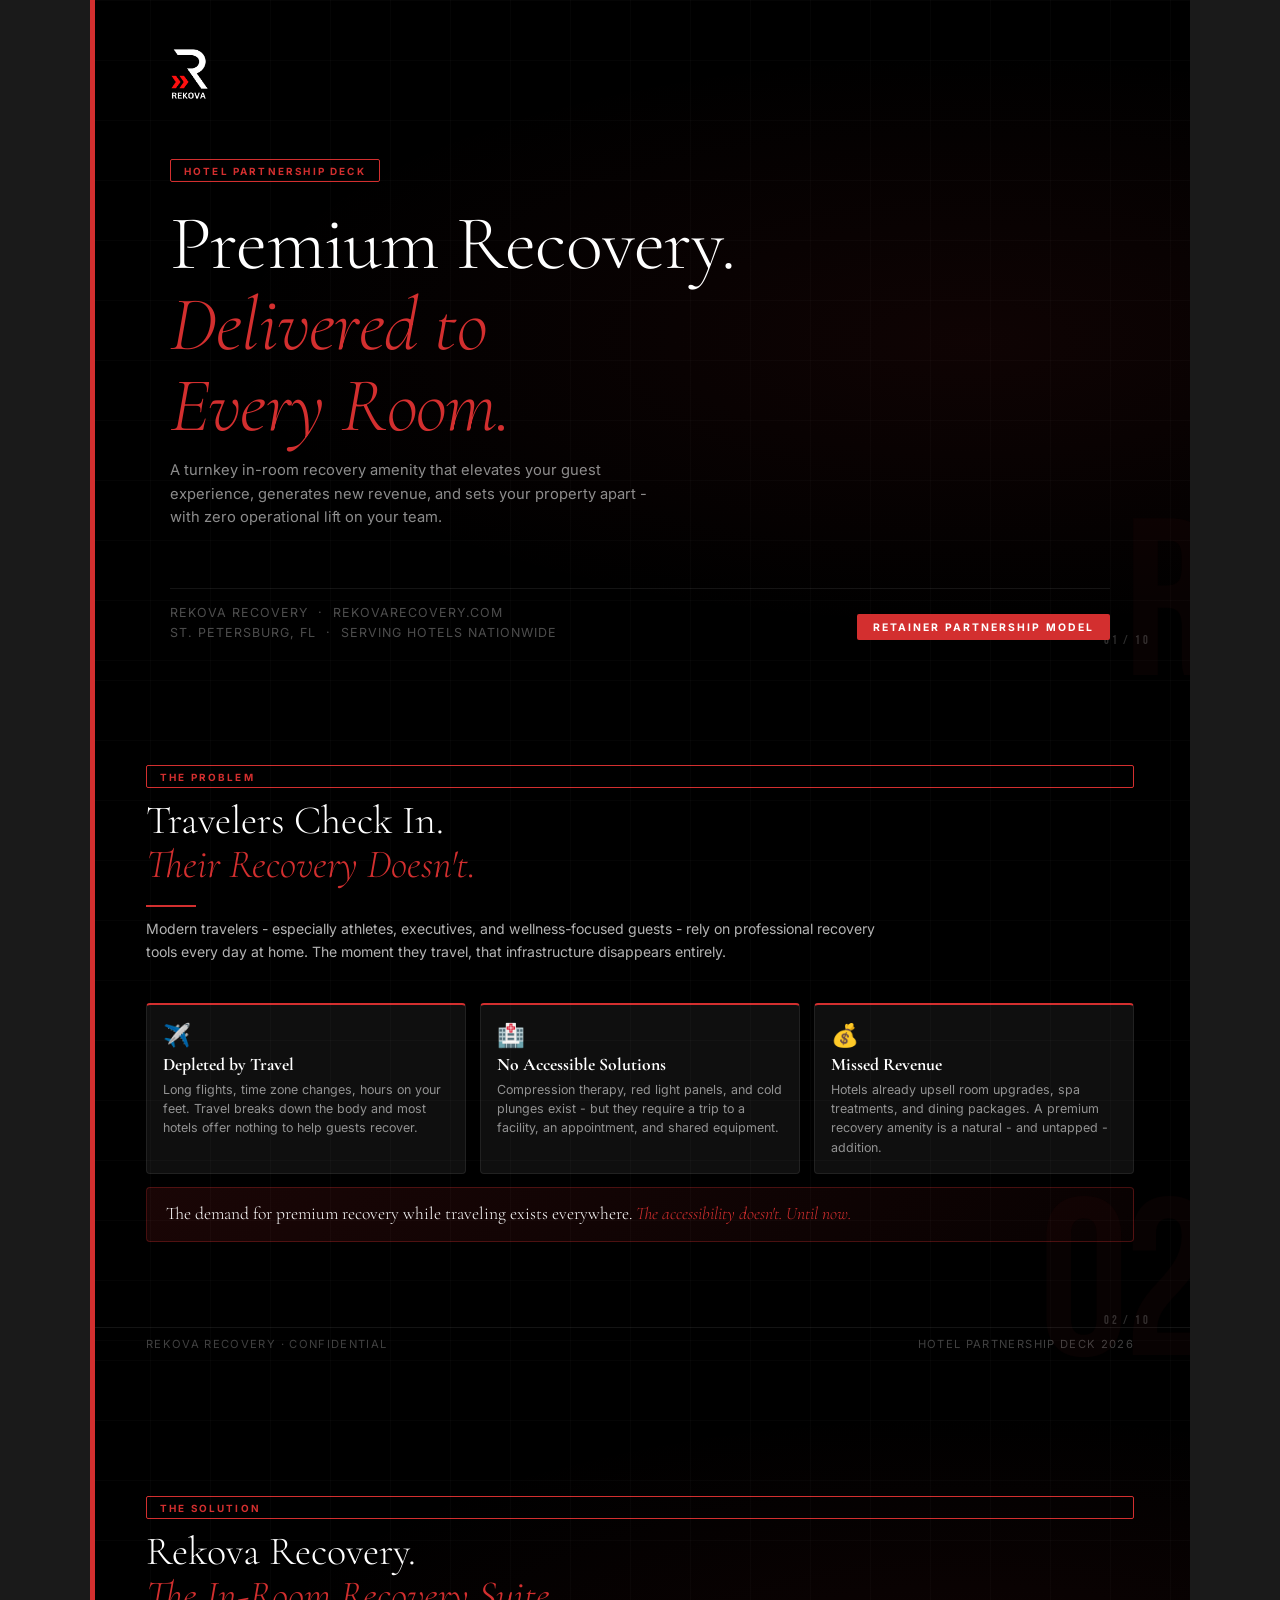
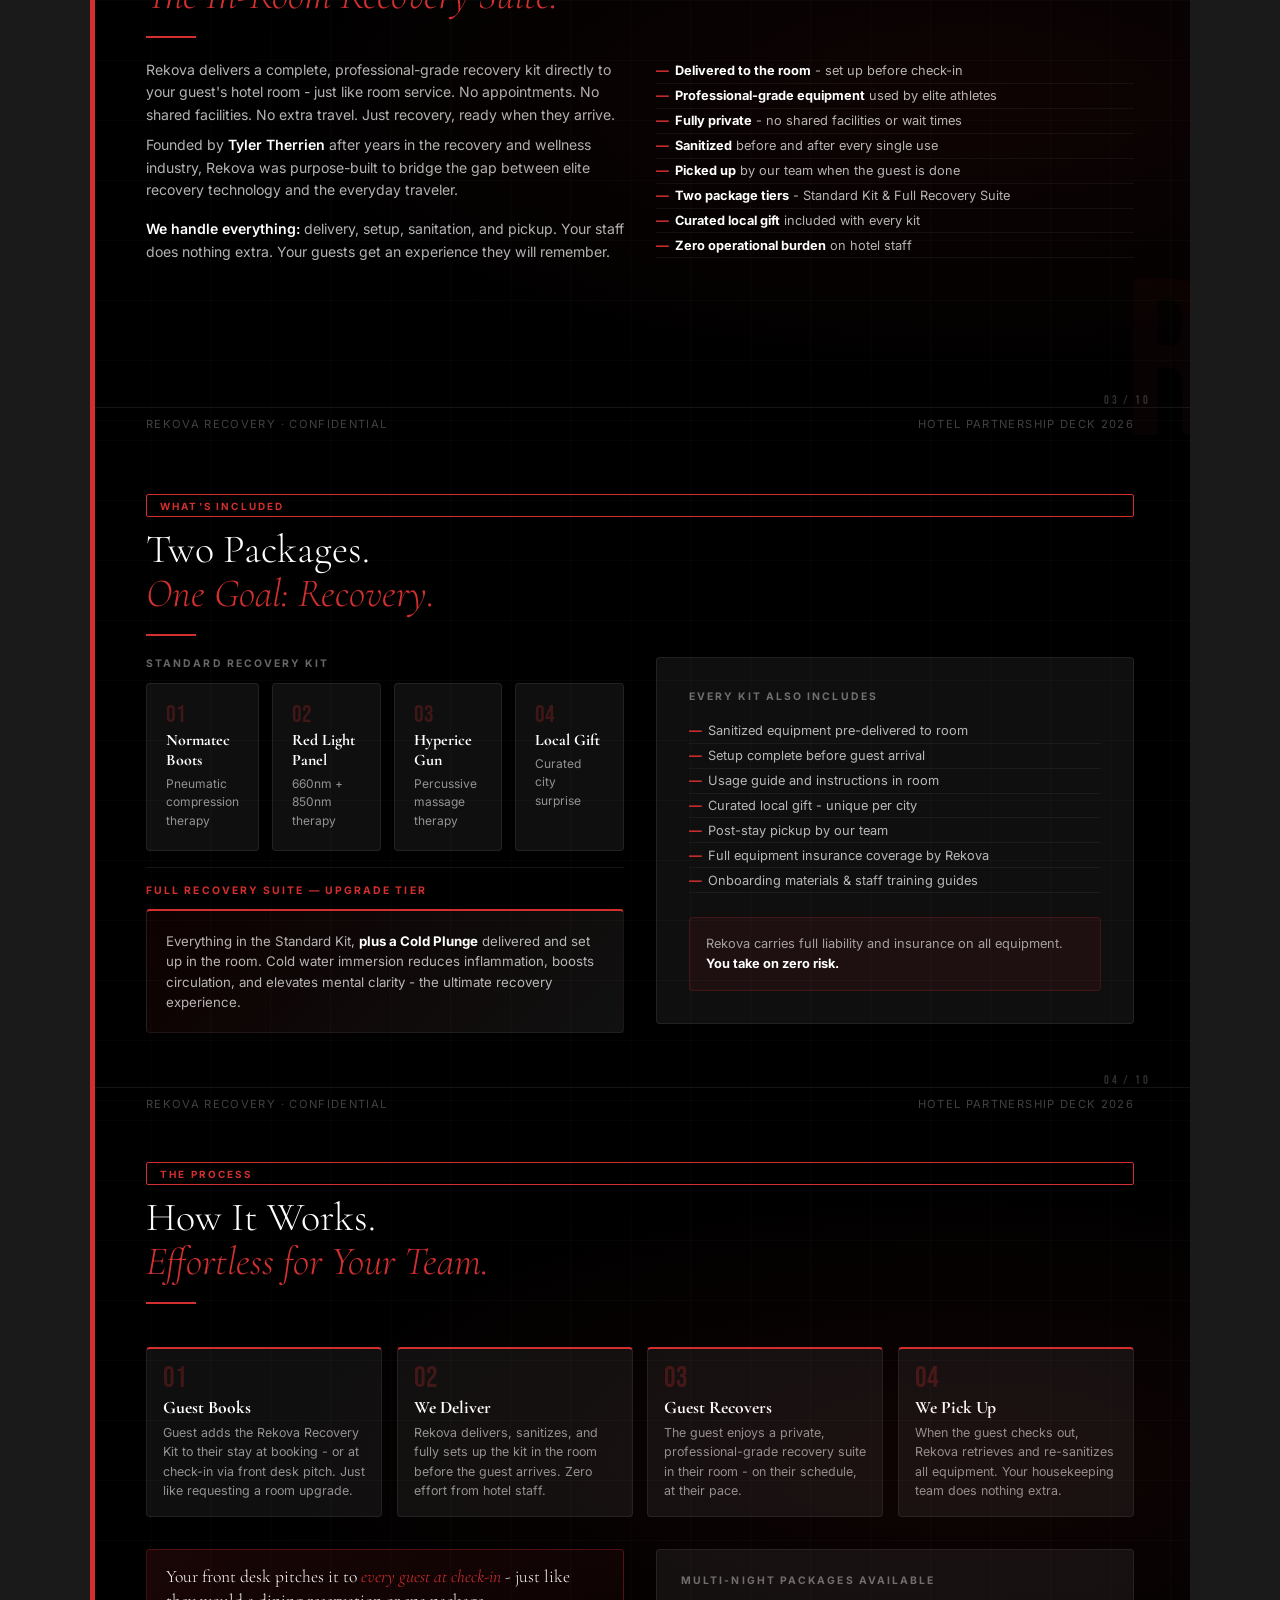
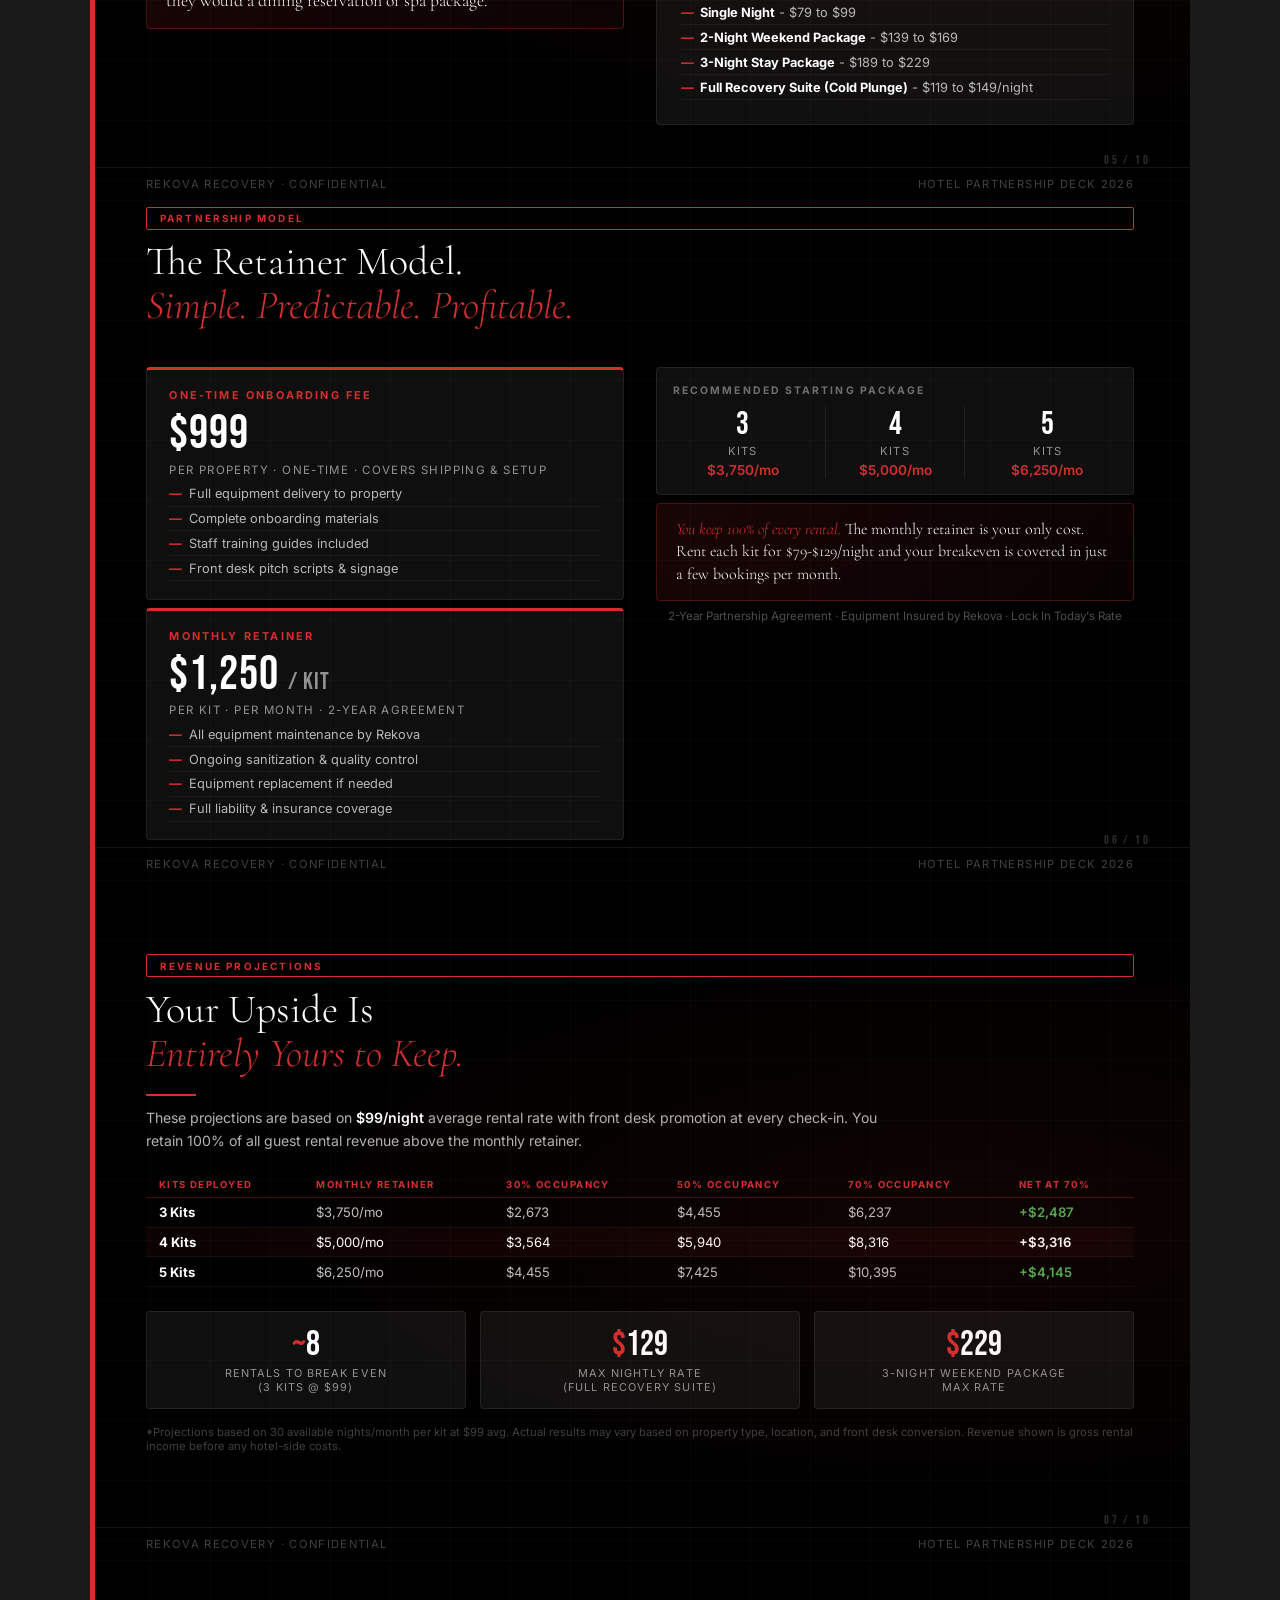
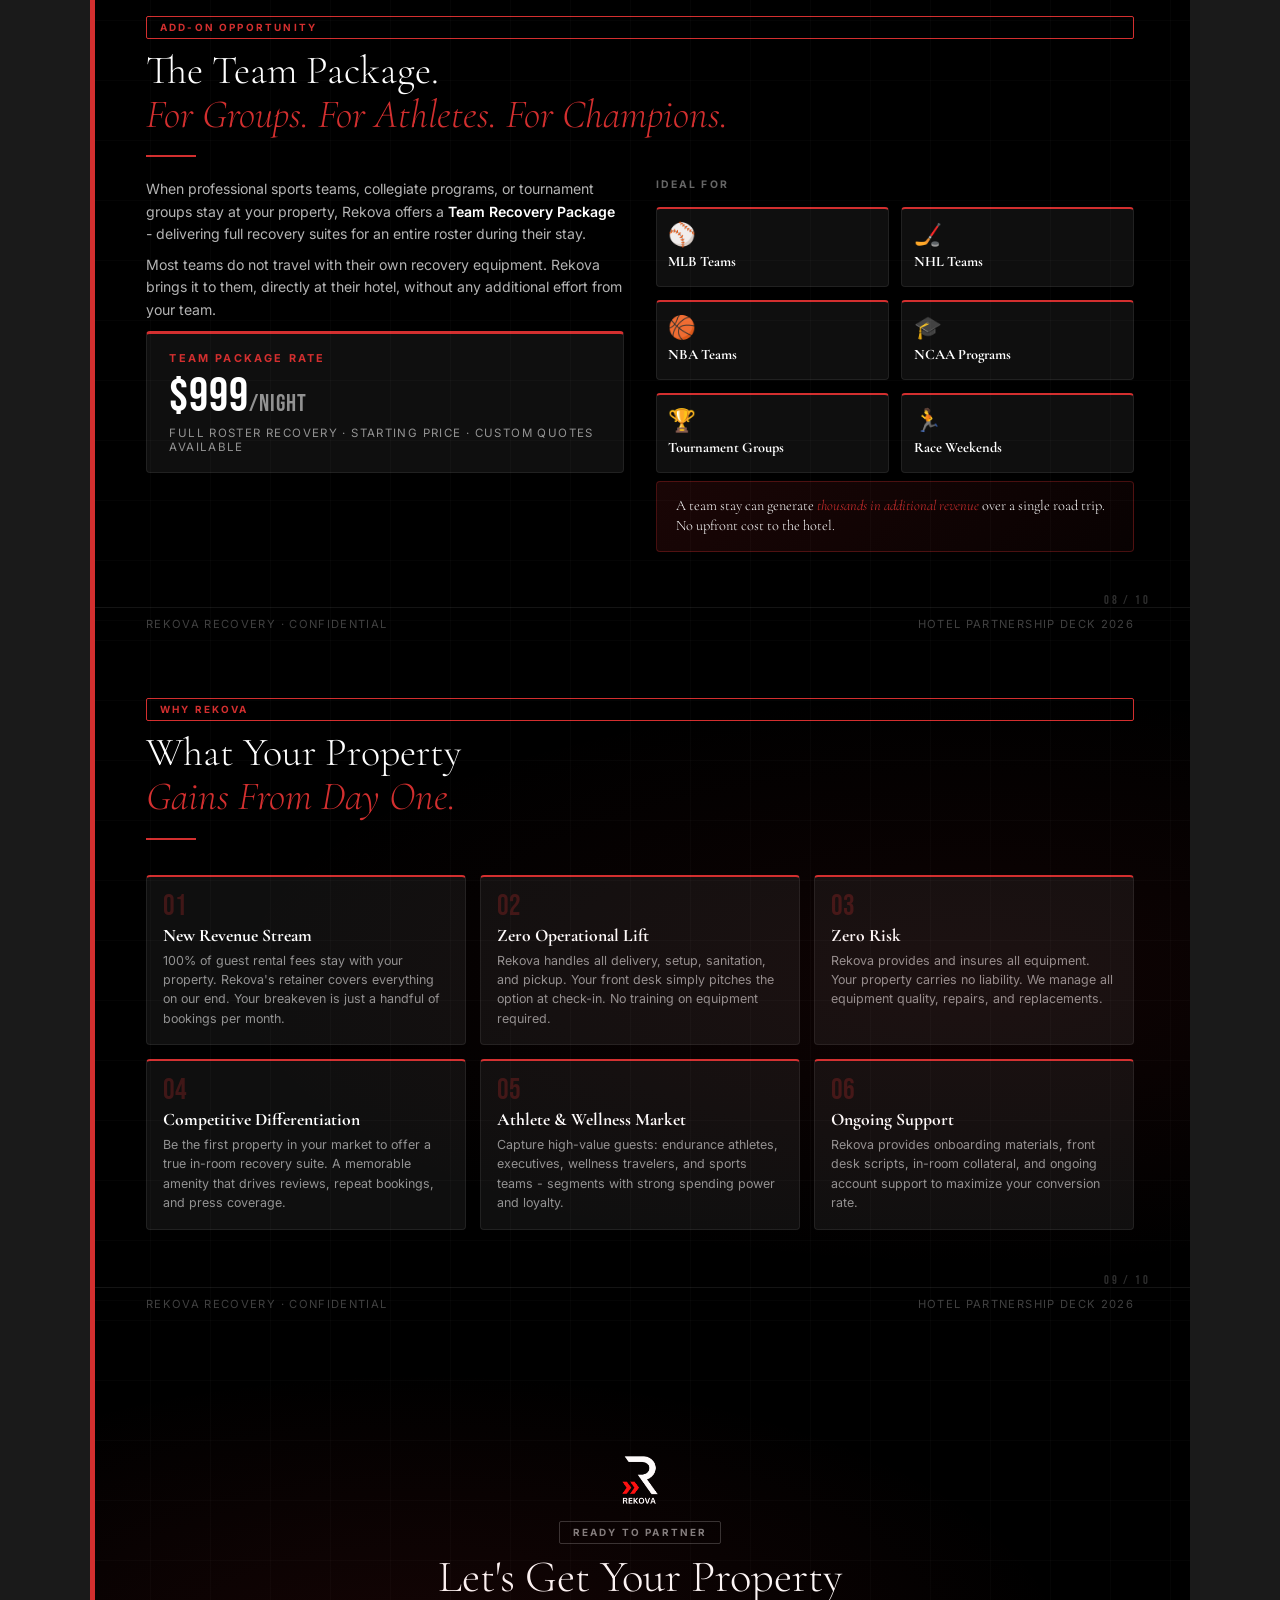
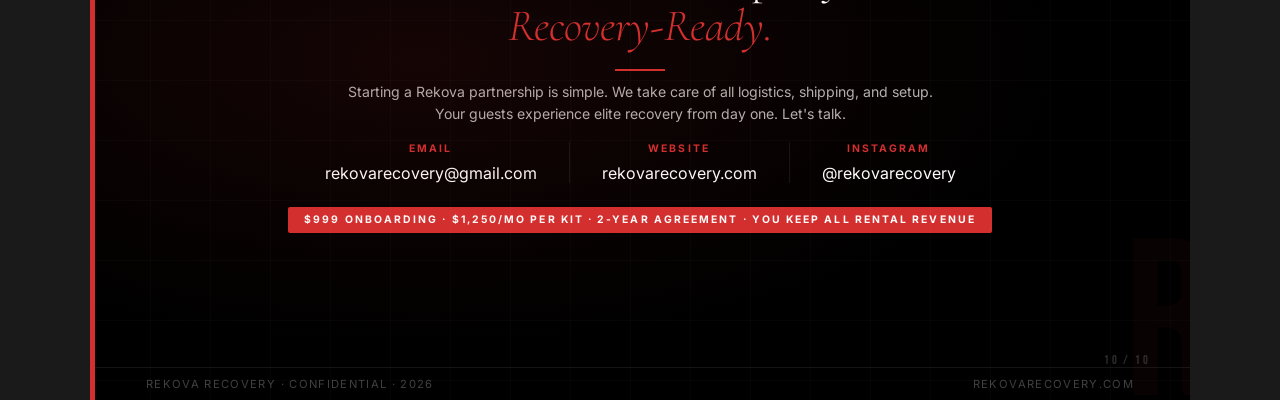
<file: pitch-retainer.html>
<!DOCTYPE html>
<html lang="en">
<head>
<meta charset="UTF-8">
<meta name="viewport" content="width=device-width, initial-scale=1.0">
<title>Rekova Recovery — Hotel Partnership Deck (Retainer Model)</title>
<link href="https://fonts.googleapis.com/css2?family=Cormorant+Garamond:ital,wght@0,300;0,400;0,600;0,700;1,300;1,400&family=Inter:wght@300;400;500;600;700&family=Bebas+Neue&display=swap" rel="stylesheet">
<style>
  *, *::before, *::after { box-sizing: border-box; margin: 0; padding: 0; }

  :root {
    --red: #D32F2F;
    --red-dark: #a82020;
    --black: #000000;
    --black-mid: #0a0a0a;
    --black-card: #111111;
    --white: #ffffff;
    --off-white: #f0ede8;
    --gray: rgba(255,255,255,0.55);
    --border: rgba(255,255,255,0.08);
  }

  body {
    font-family: 'Inter', sans-serif;
    background: #1a1a1a;
    color: var(--white);
  }

  .slide {
    width: 1100px;
    height: 680px;
    margin: 0 auto;
    background: var(--black);
    position: relative;
    overflow: hidden;
    display: flex;
    flex-direction: column;
    page-break-after: always;
    break-after: page;
  }

  /* ---- TYPOGRAPHY ---- */
  .display { font-family: 'Cormorant Garamond', serif; }
  .caps { font-family: 'Bebas Neue', sans-serif; }
  .label {
    font-size: 0.62rem;
    font-weight: 700;
    letter-spacing: 0.22em;
    text-transform: uppercase;
    color: var(--red);
    display: inline-block;
    padding: 0.28rem 0.8rem;
    border: 1px solid var(--red);
    border-radius: 2px;
    margin-bottom: 0.6rem;
  }
  .label-white {
    color: rgba(255,255,255,0.5);
    border-color: rgba(255,255,255,0.2);
  }

  /* ---- DECORATIVE ---- */
  .slide-num {
    position: absolute;
    bottom: 2rem;
    right: 2.5rem;
    font-family: 'Bebas Neue', sans-serif;
    font-size: 0.75rem;
    letter-spacing: 0.2em;
    color: rgba(255,255,255,0.18);
  }
  .red-bar {
    position: absolute;
    left: 0; top: 0; bottom: 0;
    width: 5px;
    background: var(--red);
  }
  .red-bar-bottom {
    position: absolute;
    left: 0; right: 0; bottom: 0;
    height: 4px;
    background: var(--red);
  }
  .bg-grid {
    position: absolute;
    inset: 0;
    background-image: linear-gradient(rgba(255,255,255,0.02) 1px, transparent 1px),
                      linear-gradient(90deg, rgba(255,255,255,0.02) 1px, transparent 1px);
    background-size: 60px 60px;
  }
  .bg-radial {
    position: absolute;
    inset: 0;
    background: radial-gradient(ellipse at 80% 50%, rgba(211,47,47,0.07) 0%, transparent 60%);
  }
  .watermark {
    position: absolute;
    bottom: -40px;
    right: -20px;
    font-family: 'Bebas Neue', sans-serif;
    font-size: 14rem;
    color: rgba(211,47,47,0.04);
    line-height: 1;
    letter-spacing: -0.02em;
    pointer-events: none;
  }
  .divider {
    width: 50px;
    height: 2px;
    background: var(--red);
    margin: 0.7rem 0;
  }
  .logo-mark {
    display: flex;
    align-items: center;
    gap: 0.6rem;
  }
  .logo-mark img {
    height: 44px;
    width: auto;
  }

  /* ---- SLIDE 1: COVER ---- */
  .cover {
    background: var(--black);
    justify-content: center;
  }
  .cover-inner {
    position: relative;
    z-index: 2;
    padding: 3rem 5rem 2.5rem;
    display: flex;
    flex-direction: column;
    justify-content: space-between;
    flex: 1;
  }
  .cover-headline {
    font-family: 'Cormorant Garamond', serif;
    font-size: 4.8rem;
    font-weight: 300;
    line-height: 1.05;
    letter-spacing: -0.01em;
    margin-top: 0.8rem;
  }
  .cover-headline em { color: var(--red); font-style: italic; }
  .cover-sub {
    font-size: 0.92rem;
    color: var(--gray);
    max-width: 500px;
    line-height: 1.6;
    margin-top: 0.8rem;
  }
  .cover-footer {
    display: flex;
    justify-content: space-between;
    align-items: flex-end;
    padding-top: 1rem;
    border-top: 1px solid var(--border);
  }
  .cover-meta { font-size: 0.78rem; color: rgba(255,255,255,0.3); letter-spacing: 0.08em; }
  .cover-tag {
    background: var(--red);
    color: var(--white);
    font-size: 0.65rem;
    font-weight: 700;
    letter-spacing: 0.2em;
    text-transform: uppercase;
    padding: 0.4rem 1rem;
    border-radius: 2px;
  }

  /* ---- CONTENT SLIDES ---- */
  .content {
    padding: 1.8rem 3.5rem;
    display: flex;
    flex-direction: column;
    justify-content: center;
    flex: 1;
    overflow: hidden;
  }
  .slide-title {
    font-family: 'Cormorant Garamond', serif;
    font-size: 2.5rem;
    font-weight: 300;
    line-height: 1.1;
    margin-bottom: 0.5rem;
  }
  .slide-title em { font-style: italic; color: var(--red); }
  .slide-title strong { font-weight: 600; }
  .body-text {
    font-size: 0.88rem;
    color: rgba(255,255,255,0.7);
    line-height: 1.6;
    max-width: 760px;
    margin-bottom: 0.5rem;
  }
  .body-text strong { color: var(--white); font-weight: 600; }

  /* ---- TWO COL ---- */
  .two-col {
    display: grid;
    grid-template-columns: 1fr 1fr;
    gap: 2rem;
    align-items: start;
    margin-top: 0.6rem;
  }
  .three-col {
    display: grid;
    grid-template-columns: repeat(3, 1fr);
    gap: 0.9rem;
    margin-top: 0.8rem;
  }
  .four-col {
    display: grid;
    grid-template-columns: repeat(4, 1fr);
    gap: 0.9rem;
    margin-top: 0.8rem;
  }

  /* ---- CARDS ---- */
  .card {
    background: #0f0f0f;
    border: 1px solid var(--border);
    border-radius: 4px;
    padding: 1rem;
  }
  .card-accent { border-top: 2px solid var(--red); }
  .card h4 {
    font-family: 'Cormorant Garamond', serif;
    font-size: 1.1rem;
    margin-bottom: 0.3rem;
    color: var(--white);
  }
  .card p {
    font-size: 0.78rem;
    color: var(--gray);
    line-height: 1.55;
  }
  .card .num {
    font-family: 'Bebas Neue', sans-serif;
    font-size: 1.8rem;
    color: rgba(211,47,47,0.25);
    margin-bottom: 0.2rem;
    line-height: 1;
  }
  .card .icon { font-size: 1.4rem; margin-bottom: 0.3rem; }

  /* ---- PRICING ---- */
  .price-big {
    font-family: 'Bebas Neue', sans-serif;
    font-size: 3rem;
    color: var(--white);
    line-height: 1;
    letter-spacing: 0.02em;
  }
  .price-sub {
    font-size: 0.72rem;
    color: var(--gray);
    letter-spacing: 0.12em;
    text-transform: uppercase;
    margin-top: 0.3rem;
  }
  .price-card {
    background: #0f0f0f;
    border: 1px solid var(--border);
    border-top: 3px solid var(--red);
    border-radius: 4px;
    padding: 1.1rem 1.4rem;
  }
  .price-card h4 {
    font-size: 0.68rem;
    font-weight: 700;
    letter-spacing: 0.2em;
    text-transform: uppercase;
    color: var(--red);
    margin-bottom: 0.5rem;
  }
  .check-list {
    list-style: none;
    margin-top: 1rem;
  }
  .check-list li {
    font-size: 0.8rem;
    color: rgba(255,255,255,0.7);
    padding: 0.28rem 0;
    border-bottom: 1px solid rgba(255,255,255,0.05);
    padding-left: 1.2rem;
    position: relative;
  }
  .check-list li::before {
    content: '—';
    position: absolute;
    left: 0;
    color: var(--red);
    font-weight: 700;
  }
  .check-list li strong { color: var(--white); }

  /* ---- TABLE ---- */
  .rev-table {
    width: 100%;
    border-collapse: collapse;
    margin-top: 0.8rem;
    font-size: 0.82rem;
  }
  .rev-table th {
    font-size: 0.6rem;
    font-weight: 700;
    letter-spacing: 0.15em;
    text-transform: uppercase;
    color: var(--red);
    padding: 0.4rem 0.8rem;
    text-align: left;
    border-bottom: 1px solid rgba(211,47,47,0.3);
  }
  .rev-table td {
    padding: 0.4rem 0.8rem;
    color: rgba(255,255,255,0.75);
    border-bottom: 1px solid rgba(255,255,255,0.05);
  }
  .rev-table td strong { color: var(--white); }
  .rev-table tr.highlight td { background: rgba(211,47,47,0.06); color: var(--white); }
  .rev-table td.green { color: #4CAF50; font-weight: 600; }

  /* ---- STAT BOXES ---- */
  .stat-box {
    text-align: center;
    padding: 0.9rem 0.8rem;
    background: #0f0f0f;
    border: 1px solid var(--border);
    border-radius: 4px;
  }
  .stat-box .stat-num {
    font-family: 'Bebas Neue', sans-serif;
    font-size: 2.2rem;
    color: var(--white);
    line-height: 1;
  }
  .stat-box .stat-num span { color: var(--red); }
  .stat-box .stat-label {
    font-size: 0.68rem;
    color: var(--gray);
    letter-spacing: 0.1em;
    text-transform: uppercase;
    margin-top: 0.25rem;
  }

  /* ---- HIGHLIGHT BOX ---- */
  .highlight-box {
    background: linear-gradient(135deg, rgba(211,47,47,0.12), rgba(211,47,47,0.04));
    border: 1px solid rgba(211,47,47,0.3);
    border-radius: 4px;
    padding: 0.9rem 1.2rem;
    margin-top: 0.8rem;
  }
  .highlight-box p {
    font-family: 'Cormorant Garamond', serif;
    font-size: 1.1rem;
    font-weight: 300;
    line-height: 1.4;
    color: var(--white);
  }
  .highlight-box p em { color: var(--red); font-style: italic; }

  /* ---- FOOTER BAR ---- */
  .slide-footer {
    margin-top: auto;
    padding: 0.55rem 3.5rem;
    border-top: 1px solid var(--border);
    display: flex;
    justify-content: space-between;
    align-items: center;
  }
  .slide-footer span {
    font-size: 0.7rem;
    color: rgba(255,255,255,0.25);
    letter-spacing: 0.12em;
    text-transform: uppercase;
  }

  /* ---- PRINT ---- */
  @media print {
    body { background: white; }
    .slide {
      width: 100%;
      page-break-after: always;
      page-break-inside: avoid;
      margin: 0;
    }
    @page { size: 1100px 680px; margin: 0; }
  }
</style>
</head>
<body>

<!-- ==================== SLIDE 1: COVER ==================== -->
<div class="slide cover">
  <div class="bg-grid"></div>
  <div class="bg-radial"></div>
  <div class="red-bar"></div>
  <div class="watermark">R</div>
  <div class="cover-inner">
    <div>
      <img src="rekova-logo.png" alt="Rekova Recovery" style="height:52px; width:auto; display:block;">
    </div>
    <div>
      <div class="label">Hotel Partnership Deck</div>
      <div class="cover-headline">
        Premium Recovery.<br>
        <em>Delivered to<br>Every Room.</em>
      </div>
      <p class="cover-sub">A turnkey in-room recovery amenity that elevates your guest experience, generates new revenue, and sets your property apart - with zero operational lift on your team.</p>
    </div>
    <div class="cover-footer">
      <div>
        <div class="cover-meta">REKOVA RECOVERY &nbsp;·&nbsp; REKOVARECOVERY.COM</div>
        <div class="cover-meta" style="margin-top:0.3rem;">ST. PETERSBURG, FL &nbsp;·&nbsp; SERVING HOTELS NATIONWIDE</div>
      </div>
      <div class="cover-tag">Retainer Partnership Model</div>
    </div>
  </div>
  <div class="slide-num">01 / 10</div>
</div>

<!-- ==================== SLIDE 2: THE PROBLEM ==================== -->
<div class="slide">
  <div class="bg-grid"></div>
  <div class="red-bar"></div>
  <div class="watermark">02</div>
  <div class="content">
    <div class="label">The Problem</div>
    <div class="slide-title">Travelers Check In.<br><em>Their Recovery Doesn't.</em></div>
    <div class="divider"></div>
    <p class="body-text">Modern travelers - especially athletes, executives, and wellness-focused guests - rely on professional recovery tools every day at home. The moment they travel, that infrastructure disappears entirely.</p>
    <div class="three-col" style="margin-top:2rem;">
      <div class="card card-accent">
        <div class="icon">✈️</div>
        <h4>Depleted by Travel</h4>
        <p>Long flights, time zone changes, hours on your feet. Travel breaks down the body and most hotels offer nothing to help guests recover.</p>
      </div>
      <div class="card card-accent">
        <div class="icon">🏥</div>
        <h4>No Accessible Solutions</h4>
        <p>Compression therapy, red light panels, and cold plunges exist - but they require a trip to a facility, an appointment, and shared equipment.</p>
      </div>
      <div class="card card-accent">
        <div class="icon">💰</div>
        <h4>Missed Revenue</h4>
        <p>Hotels already upsell room upgrades, spa treatments, and dining packages. A premium recovery amenity is a natural - and untapped - addition.</p>
      </div>
    </div>
    <div class="highlight-box">
      <p>The demand for premium recovery while traveling exists everywhere. <em>The accessibility doesn't. Until now.</em></p>
    </div>
  </div>
  <div class="slide-footer">
    <span>Rekova Recovery · Confidential</span>
    <span>Hotel Partnership Deck 2026</span>
  </div>
  <div class="slide-num">02 / 10</div>
</div>

<!-- ==================== SLIDE 3: THE SOLUTION ==================== -->
<div class="slide">
  <div class="bg-grid"></div>
  <div class="bg-radial"></div>
  <div class="red-bar"></div>
  <div class="watermark">R</div>
  <div class="content">
    <div class="label">The Solution</div>
    <div class="slide-title">Rekova Recovery.<br><em>The In-Room Recovery Suite.</em></div>
    <div class="divider"></div>
    <div class="two-col">
      <div>
        <p class="body-text">Rekova delivers a complete, professional-grade recovery kit directly to your guest's hotel room - just like room service. No appointments. No shared facilities. No extra travel. Just recovery, ready when they arrive.</p>
        <p class="body-text">Founded by <strong>Tyler Therrien</strong> after years in the recovery and wellness industry, Rekova was purpose-built to bridge the gap between elite recovery technology and the everyday traveler.</p>
        <p class="body-text" style="margin-top:1rem;"><strong>We handle everything:</strong> delivery, setup, sanitation, and pickup. Your staff does nothing extra. Your guests get an experience they will remember.</p>
      </div>
      <div>
        <ul class="check-list" style="margin-top:0;">
          <li><strong>Delivered to the room</strong> - set up before check-in</li>
          <li><strong>Professional-grade equipment</strong> used by elite athletes</li>
          <li><strong>Fully private</strong> - no shared facilities or wait times</li>
          <li><strong>Sanitized</strong> before and after every single use</li>
          <li><strong>Picked up</strong> by our team when the guest is done</li>
          <li><strong>Two package tiers</strong> - Standard Kit & Full Recovery Suite</li>
          <li><strong>Curated local gift</strong> included with every kit</li>
          <li><strong>Zero operational burden</strong> on hotel staff</li>
        </ul>
      </div>
    </div>
  </div>
  <div class="slide-footer">
    <span>Rekova Recovery · Confidential</span>
    <span>Hotel Partnership Deck 2026</span>
  </div>
  <div class="slide-num">03 / 10</div>
</div>

<!-- ==================== SLIDE 4: THE KIT ==================== -->
<div class="slide">
  <div class="bg-grid"></div>
  <div class="red-bar"></div>
  <div class="content">
    <div class="label">What's Included</div>
    <div class="slide-title">Two Packages.<br><em>One Goal: Recovery.</em></div>
    <div class="divider"></div>
    <div class="two-col">
      <div>
        <div style="margin-bottom:1rem; padding-bottom:1rem; border-bottom:1px solid var(--border);">
          <div style="font-size:0.65rem; font-weight:700; letter-spacing:0.2em; text-transform:uppercase; color:rgba(255,255,255,0.4); margin-bottom:0.8rem;">Standard Recovery Kit</div>
          <div class="four-col" style="gap:0.8rem; margin-top:0;">
            <div class="card" style="padding:1.2rem;">
              <div class="num" style="font-size:1.5rem;">01</div>
              <h4 style="font-size:1rem;">Normatec Boots</h4>
              <p style="font-size:0.75rem;">Pneumatic compression therapy</p>
            </div>
            <div class="card" style="padding:1.2rem;">
              <div class="num" style="font-size:1.5rem;">02</div>
              <h4 style="font-size:1rem;">Red Light Panel</h4>
              <p style="font-size:0.75rem;">660nm + 850nm therapy</p>
            </div>
            <div class="card" style="padding:1.2rem;">
              <div class="num" style="font-size:1.5rem;">03</div>
              <h4 style="font-size:1rem;">Hyperice Gun</h4>
              <p style="font-size:0.75rem;">Percussive massage therapy</p>
            </div>
            <div class="card" style="padding:1.2rem;">
              <div class="num" style="font-size:1.5rem;">04</div>
              <h4 style="font-size:1rem;">Local Gift</h4>
              <p style="font-size:0.75rem;">Curated city surprise</p>
            </div>
          </div>
        </div>
        <div style="margin-top:1rem;">
          <div style="font-size:0.65rem; font-weight:700; letter-spacing:0.2em; text-transform:uppercase; color:var(--red); margin-bottom:0.8rem;">Full Recovery Suite — Upgrade Tier</div>
          <div class="card card-accent" style="padding:1.2rem; background: linear-gradient(135deg, #0d0000, #111);">
            <p style="font-size:0.83rem; color:rgba(255,255,255,0.7);">Everything in the Standard Kit, <strong style="color:white;">plus a Cold Plunge</strong> delivered and set up in the room. Cold water immersion reduces inflammation, boosts circulation, and elevates mental clarity - the ultimate recovery experience.</p>
          </div>
        </div>
      </div>
      <div>
        <div class="card" style="padding: 2rem; height:100%;">
          <div style="font-size:0.65rem; font-weight:700; letter-spacing:0.2em; text-transform:uppercase; color:rgba(255,255,255,0.4); margin-bottom:1rem;">Every Kit Also Includes</div>
          <ul class="check-list" style="margin:0;">
            <li>Sanitized equipment pre-delivered to room</li>
            <li>Setup complete before guest arrival</li>
            <li>Usage guide and instructions in room</li>
            <li>Curated local gift - unique per city</li>
            <li>Post-stay pickup by our team</li>
            <li>Full equipment insurance coverage by Rekova</li>
            <li>Onboarding materials & staff training guides</li>
          </ul>
          <div style="margin-top:1.5rem; padding:1rem; background:rgba(211,47,47,0.08); border-radius:4px; border:1px solid rgba(211,47,47,0.2);">
            <p style="font-size:0.8rem; color:rgba(255,255,255,0.6);">Rekova carries full liability and insurance on all equipment. <strong style="color:white;">You take on zero risk.</strong></p>
          </div>
        </div>
      </div>
    </div>
  </div>
  <div class="slide-footer">
    <span>Rekova Recovery · Confidential</span>
    <span>Hotel Partnership Deck 2026</span>
  </div>
  <div class="slide-num">04 / 10</div>
</div>

<!-- ==================== SLIDE 5: HOW IT WORKS ==================== -->
<div class="slide">
  <div class="bg-grid"></div>
  <div class="bg-radial"></div>
  <div class="red-bar"></div>
  <div class="content">
    <div class="label">The Process</div>
    <div class="slide-title">How It Works.<br><em>Effortless for Your Team.</em></div>
    <div class="divider"></div>
    <div class="four-col" style="margin-top:2rem;">
      <div class="card card-accent">
        <div class="num">01</div>
        <h4>Guest Books</h4>
        <p>Guest adds the Rekova Recovery Kit to their stay at booking - or at check-in via front desk pitch. Just like requesting a room upgrade.</p>
      </div>
      <div class="card card-accent">
        <div class="num">02</div>
        <h4>We Deliver</h4>
        <p>Rekova delivers, sanitizes, and fully sets up the kit in the room before the guest arrives. Zero effort from hotel staff.</p>
      </div>
      <div class="card card-accent">
        <div class="num">03</div>
        <h4>Guest Recovers</h4>
        <p>The guest enjoys a private, professional-grade recovery suite in their room - on their schedule, at their pace.</p>
      </div>
      <div class="card card-accent">
        <div class="num">04</div>
        <h4>We Pick Up</h4>
        <p>When the guest checks out, Rekova retrieves and re-sanitizes all equipment. Your housekeeping team does nothing extra.</p>
      </div>
    </div>
    <div class="two-col" style="margin-top:2rem;">
      <div class="highlight-box" style="margin-top:0;">
        <p style="font-size:1.1rem;">Your front desk pitches it to <em>every guest at check-in</em> - just like they would a dining reservation or spa package.</p>
      </div>
      <div class="card" style="padding:1.5rem;">
        <div style="font-size:0.65rem; font-weight:700; letter-spacing:0.2em; text-transform:uppercase; color:rgba(255,255,255,0.4); margin-bottom:0.8rem;">Multi-Night Packages Available</div>
        <ul class="check-list" style="margin:0;">
          <li><strong>Single Night</strong> - $79 to $99</li>
          <li><strong>2-Night Weekend Package</strong> - $139 to $169</li>
          <li><strong>3-Night Stay Package</strong> - $189 to $229</li>
          <li><strong>Full Recovery Suite (Cold Plunge)</strong> - $119 to $149/night</li>
        </ul>
      </div>
    </div>
  </div>
  <div class="slide-footer">
    <span>Rekova Recovery · Confidential</span>
    <span>Hotel Partnership Deck 2026</span>
  </div>
  <div class="slide-num">05 / 10</div>
</div>

<!-- ==================== SLIDE 6: PRICING MODEL ==================== -->
<div class="slide">
  <div class="bg-grid"></div>
  <div class="red-bar"></div>
  <div class="content">
    <div class="label">Partnership Model</div>
    <div class="slide-title">The Retainer Model.<br><em>Simple. Predictable. Profitable.</em></div>
    <div class="divider"></div>
    <div class="two-col">
      <div>
        <div class="price-card" style="margin-bottom:0.5rem;">
          <h4>One-Time Onboarding Fee</h4>
          <div class="price-big">$999</div>
          <div class="price-sub">Per property · One-time · Covers shipping & setup</div>
          <ul class="check-list" style="margin-top:0.3rem;">
            <li>Full equipment delivery to property</li>
            <li>Complete onboarding materials</li>
            <li>Staff training guides included</li>
            <li>Front desk pitch scripts & signage</li>
          </ul>
        </div>
        <div class="price-card">
          <h4>Monthly Retainer</h4>
          <div class="price-big">$1,250 <span style="font-size:1.5rem; color:var(--gray);">/ kit</span></div>
          <div class="price-sub">Per kit · Per month · 2-year agreement</div>
          <ul class="check-list" style="margin-top:0.3rem;">
            <li>All equipment maintenance by Rekova</li>
            <li>Ongoing sanitization & quality control</li>
            <li>Equipment replacement if needed</li>
            <li>Full liability & insurance coverage</li>
          </ul>
        </div>
      </div>
      <div>
        <div class="card" style="padding:1rem; margin-bottom:0.5rem;">
          <div style="font-size:0.65rem; font-weight:700; letter-spacing:0.2em; text-transform:uppercase; color:rgba(255,255,255,0.4); margin-bottom:0.5rem;">Recommended Starting Package</div>
          <div style="display:grid; grid-template-columns:1fr 1fr 1fr; gap:0.8rem; text-align:center;">
            <div>
              <div style="font-family:'Bebas Neue',sans-serif; font-size:2rem; color:var(--white);">3</div>
              <div style="font-size:0.7rem; color:var(--gray); text-transform:uppercase; letter-spacing:0.1em;">Kits</div>
              <div style="font-size:0.85rem; color:var(--red); font-weight:600; margin-top:0.2rem;">$3,750/mo</div>
            </div>
            <div style="border-left:1px solid var(--border); border-right:1px solid var(--border);">
              <div style="font-family:'Bebas Neue',sans-serif; font-size:2rem; color:var(--white);">4</div>
              <div style="font-size:0.7rem; color:var(--gray); text-transform:uppercase; letter-spacing:0.1em;">Kits</div>
              <div style="font-size:0.85rem; color:var(--red); font-weight:600; margin-top:0.2rem;">$5,000/mo</div>
            </div>
            <div>
              <div style="font-family:'Bebas Neue',sans-serif; font-size:2rem; color:var(--white);">5</div>
              <div style="font-size:0.7rem; color:var(--gray); text-transform:uppercase; letter-spacing:0.1em;">Kits</div>
              <div style="font-size:0.85rem; color:var(--red); font-weight:600; margin-top:0.2rem;">$6,250/mo</div>
            </div>
          </div>
        </div>
        <div class="highlight-box" style="margin-top:0;">
          <p style="font-size:1rem;"><em>You keep 100% of every rental.</em> The monthly retainer is your only cost. Rent each kit for $79-$129/night and your breakeven is covered in just a few bookings per month.</p>
        </div>
        <div style="margin-top:0.5rem; font-size:0.72rem; color:rgba(255,255,255,0.3); text-align:center;">2-Year Partnership Agreement · Equipment Insured by Rekova · Lock In Today's Rate</div>
      </div>
    </div>
  </div>
  <div class="slide-footer">
    <span>Rekova Recovery · Confidential</span>
    <span>Hotel Partnership Deck 2026</span>
  </div>
  <div class="slide-num">06 / 10</div>
</div>

<!-- ==================== SLIDE 7: REVENUE PROJECTIONS ==================== -->
<div class="slide">
  <div class="bg-grid"></div>
  <div class="bg-radial"></div>
  <div class="red-bar"></div>
  <div class="content">
    <div class="label">Revenue Projections</div>
    <div class="slide-title">Your Upside Is<br><em>Entirely Yours to Keep.</em></div>
    <div class="divider"></div>
    <p class="body-text">These projections are based on <strong>$99/night</strong> average rental rate with front desk promotion at every check-in. You retain 100% of all guest rental revenue above the monthly retainer.</p>

    <table class="rev-table">
      <thead>
        <tr>
          <th>Kits Deployed</th>
          <th>Monthly Retainer</th>
          <th>30% Occupancy</th>
          <th>50% Occupancy</th>
          <th>70% Occupancy</th>
          <th>Net at 70%</th>
        </tr>
      </thead>
      <tbody>
        <tr>
          <td><strong>3 Kits</strong></td>
          <td>$3,750/mo</td>
          <td>$2,673</td>
          <td>$4,455</td>
          <td>$6,237</td>
          <td class="green">+$2,487</td>
        </tr>
        <tr class="highlight">
          <td><strong>4 Kits</strong></td>
          <td>$5,000/mo</td>
          <td>$3,564</td>
          <td>$5,940</td>
          <td>$8,316</td>
          <td class="green">+$3,316</td>
        </tr>
        <tr>
          <td><strong>5 Kits</strong></td>
          <td>$6,250/mo</td>
          <td>$4,455</td>
          <td>$7,425</td>
          <td>$10,395</td>
          <td class="green">+$4,145</td>
        </tr>
      </tbody>
    </table>

    <div class="three-col" style="margin-top:1.5rem;">
      <div class="stat-box">
        <div class="stat-num"><span>~</span>8</div>
        <div class="stat-label">Rentals to Break Even<br>(3 kits @ $99)</div>
      </div>
      <div class="stat-box">
        <div class="stat-num"><span>$</span>129</div>
        <div class="stat-label">Max Nightly Rate<br>(Full Recovery Suite)</div>
      </div>
      <div class="stat-box">
        <div class="stat-num"><span>$</span>229</div>
        <div class="stat-label">3-Night Weekend Package<br>Max Rate</div>
      </div>
    </div>
    <p style="font-size:0.7rem; color:rgba(255,255,255,0.25); margin-top:1rem;">*Projections based on 30 available nights/month per kit at $99 avg. Actual results may vary based on property type, location, and front desk conversion. Revenue shown is gross rental income before any hotel-side costs.</p>
  </div>
  <div class="slide-footer">
    <span>Rekova Recovery · Confidential</span>
    <span>Hotel Partnership Deck 2026</span>
  </div>
  <div class="slide-num">07 / 10</div>
</div>

<!-- ==================== SLIDE 8: TEAM PACKAGE ==================== -->
<div class="slide">
  <div class="bg-grid"></div>
  <div class="red-bar"></div>
  <div class="content">
    <div class="label">Add-On Opportunity</div>
    <div class="slide-title">The Team Package.<br><em>For Groups. For Athletes. For Champions.</em></div>
    <div class="divider"></div>
    <div class="two-col">
      <div>
        <p class="body-text">When professional sports teams, collegiate programs, or tournament groups stay at your property, Rekova offers a <strong>Team Recovery Package</strong> - delivering full recovery suites for an entire roster during their stay.</p>
        <p class="body-text">Most teams do not travel with their own recovery equipment. Rekova brings it to them, directly at their hotel, without any additional effort from your team.</p>
        <div style="margin-top:0.6rem;">
          <div class="price-card">
            <h4>Team Package Rate</h4>
            <div class="price-big">$999<span style="font-size:1.5rem;color:var(--gray);">/night</span></div>
            <div class="price-sub">Full roster recovery · Starting price · Custom quotes available</div>
          </div>
        </div>
      </div>
      <div>
        <div style="font-size:0.65rem; font-weight:700; letter-spacing:0.2em; text-transform:uppercase; color:rgba(255,255,255,0.4); margin-bottom:1rem;">Ideal For</div>
        <div style="display:grid; grid-template-columns:1fr 1fr; gap:0.8rem;">
          <div class="card card-accent" style="padding:0.7rem;"><div class="icon">⚾</div><h4 style="font-size:0.9rem;">MLB Teams</h4></div>
          <div class="card card-accent" style="padding:0.7rem;"><div class="icon">🏒</div><h4 style="font-size:0.9rem;">NHL Teams</h4></div>
          <div class="card card-accent" style="padding:0.7rem;"><div class="icon">🏀</div><h4 style="font-size:0.9rem;">NBA Teams</h4></div>
          <div class="card card-accent" style="padding:0.7rem;"><div class="icon">🎓</div><h4 style="font-size:0.9rem;">NCAA Programs</h4></div>
          <div class="card card-accent" style="padding:0.7rem;"><div class="icon">🏆</div><h4 style="font-size:0.9rem;">Tournament Groups</h4></div>
          <div class="card card-accent" style="padding:0.7rem;"><div class="icon">🏃</div><h4 style="font-size:0.9rem;">Race Weekends</h4></div>
        </div>
        <div class="highlight-box" style="margin-top:0.5rem;">
          <p style="font-size:0.9rem;">A team stay can generate <em>thousands in additional revenue</em> over a single road trip. No upfront cost to the hotel.</p>
        </div>
      </div>
    </div>
  </div>
  <div class="slide-footer">
    <span>Rekova Recovery · Confidential</span>
    <span>Hotel Partnership Deck 2026</span>
  </div>
  <div class="slide-num">08 / 10</div>
</div>

<!-- ==================== SLIDE 9: WHY PARTNER ==================== -->
<div class="slide">
  <div class="bg-grid"></div>
  <div class="bg-radial"></div>
  <div class="red-bar"></div>
  <div class="content">
    <div class="label">Why Rekova</div>
    <div class="slide-title">What Your Property<br><em>Gains From Day One.</em></div>
    <div class="divider"></div>
    <div class="three-col" style="margin-top:1.5rem;">
      <div class="card card-accent">
        <div class="num">01</div>
        <h4>New Revenue Stream</h4>
        <p>100% of guest rental fees stay with your property. Rekova's retainer covers everything on our end. Your breakeven is just a handful of bookings per month.</p>
      </div>
      <div class="card card-accent">
        <div class="num">02</div>
        <h4>Zero Operational Lift</h4>
        <p>Rekova handles all delivery, setup, sanitation, and pickup. Your front desk simply pitches the option at check-in. No training on equipment required.</p>
      </div>
      <div class="card card-accent">
        <div class="num">03</div>
        <h4>Zero Risk</h4>
        <p>Rekova provides and insures all equipment. Your property carries no liability. We manage all equipment quality, repairs, and replacements.</p>
      </div>
      <div class="card card-accent">
        <div class="num">04</div>
        <h4>Competitive Differentiation</h4>
        <p>Be the first property in your market to offer a true in-room recovery suite. A memorable amenity that drives reviews, repeat bookings, and press coverage.</p>
      </div>
      <div class="card card-accent">
        <div class="num">05</div>
        <h4>Athlete & Wellness Market</h4>
        <p>Capture high-value guests: endurance athletes, executives, wellness travelers, and sports teams - segments with strong spending power and loyalty.</p>
      </div>
      <div class="card card-accent">
        <div class="num">06</div>
        <h4>Ongoing Support</h4>
        <p>Rekova provides onboarding materials, front desk scripts, in-room collateral, and ongoing account support to maximize your conversion rate.</p>
      </div>
    </div>
  </div>
  <div class="slide-footer">
    <span>Rekova Recovery · Confidential</span>
    <span>Hotel Partnership Deck 2026</span>
  </div>
  <div class="slide-num">09 / 10</div>
</div>

<!-- ==================== SLIDE 10: NEXT STEPS ==================== -->
<div class="slide" style="background: var(--black);">
  <div class="bg-grid"></div>
  <div class="bg-radial" style="background: radial-gradient(ellipse at 30% 50%, rgba(211,47,47,0.1) 0%, transparent 60%);"></div>
  <div class="red-bar"></div>
  <div class="watermark">R</div>
  <div class="content" style="justify-content:center; text-align:center; align-items:center;">
    <img src="rekova-logo.png" alt="Rekova Recovery" style="height:50px; width:auto; margin-bottom:1rem;">
    <div class="label label-white">Ready to Partner</div>
    <div class="slide-title" style="text-align:center; font-size:2.8rem;">Let's Get Your Property<br><em>Recovery-Ready.</em></div>
    <div class="divider" style="margin:0.6rem auto;"></div>
    <p class="body-text" style="text-align:center; max-width:600px; margin:0 auto 1rem;">Starting a Rekova partnership is simple. We take care of all logistics, shipping, and setup. Your guests experience elite recovery from day one. Let's talk.</p>
    <div style="display:flex; gap:2rem; justify-content:center; margin-bottom:1.5rem;">
      <div style="text-align:center;">
        <div style="font-size:0.65rem; font-weight:700; letter-spacing:0.2em; text-transform:uppercase; color:var(--red); margin-bottom:0.5rem;">Email</div>
        <div style="font-size:1rem; color:var(--white);">rekovarecovery@gmail.com</div>
      </div>
      <div style="width:1px; background:var(--border);"></div>
      <div style="text-align:center;">
        <div style="font-size:0.65rem; font-weight:700; letter-spacing:0.2em; text-transform:uppercase; color:var(--red); margin-bottom:0.5rem;">Website</div>
        <div style="font-size:1rem; color:var(--white);">rekovarecovery.com</div>
      </div>
      <div style="width:1px; background:var(--border);"></div>
      <div style="text-align:center;">
        <div style="font-size:0.65rem; font-weight:700; letter-spacing:0.2em; text-transform:uppercase; color:var(--red); margin-bottom:0.5rem;">Instagram</div>
        <div style="font-size:1rem; color:var(--white);">@rekovarecovery</div>
      </div>
    </div>
    <div class="cover-tag" style="display:inline-block;">$999 Onboarding · $1,250/mo Per Kit · 2-Year Agreement · You Keep All Rental Revenue</div>
  </div>
  <div class="slide-footer">
    <span>Rekova Recovery · Confidential · 2026</span>
    <span>rekovarecovery.com</span>
  </div>
  <div class="slide-num">10 / 10</div>
</div>

</body>
</html>
</file>
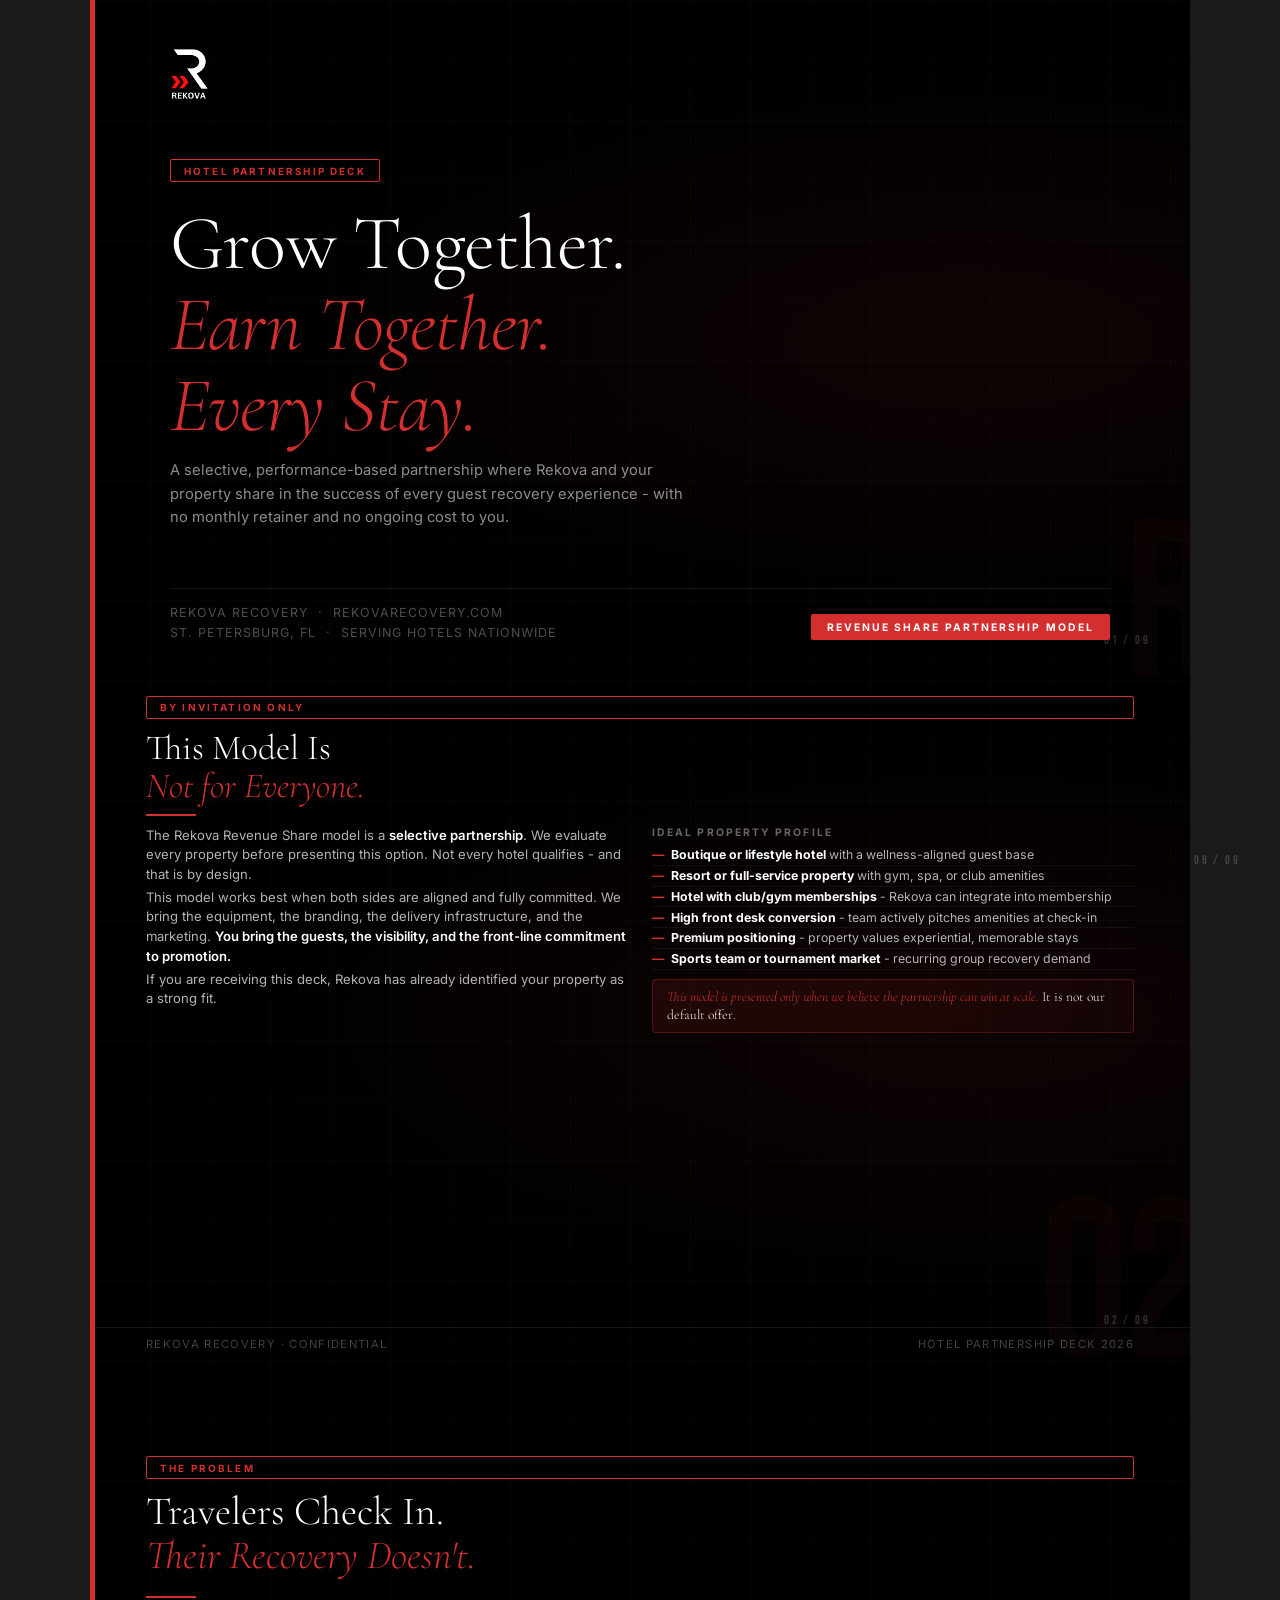
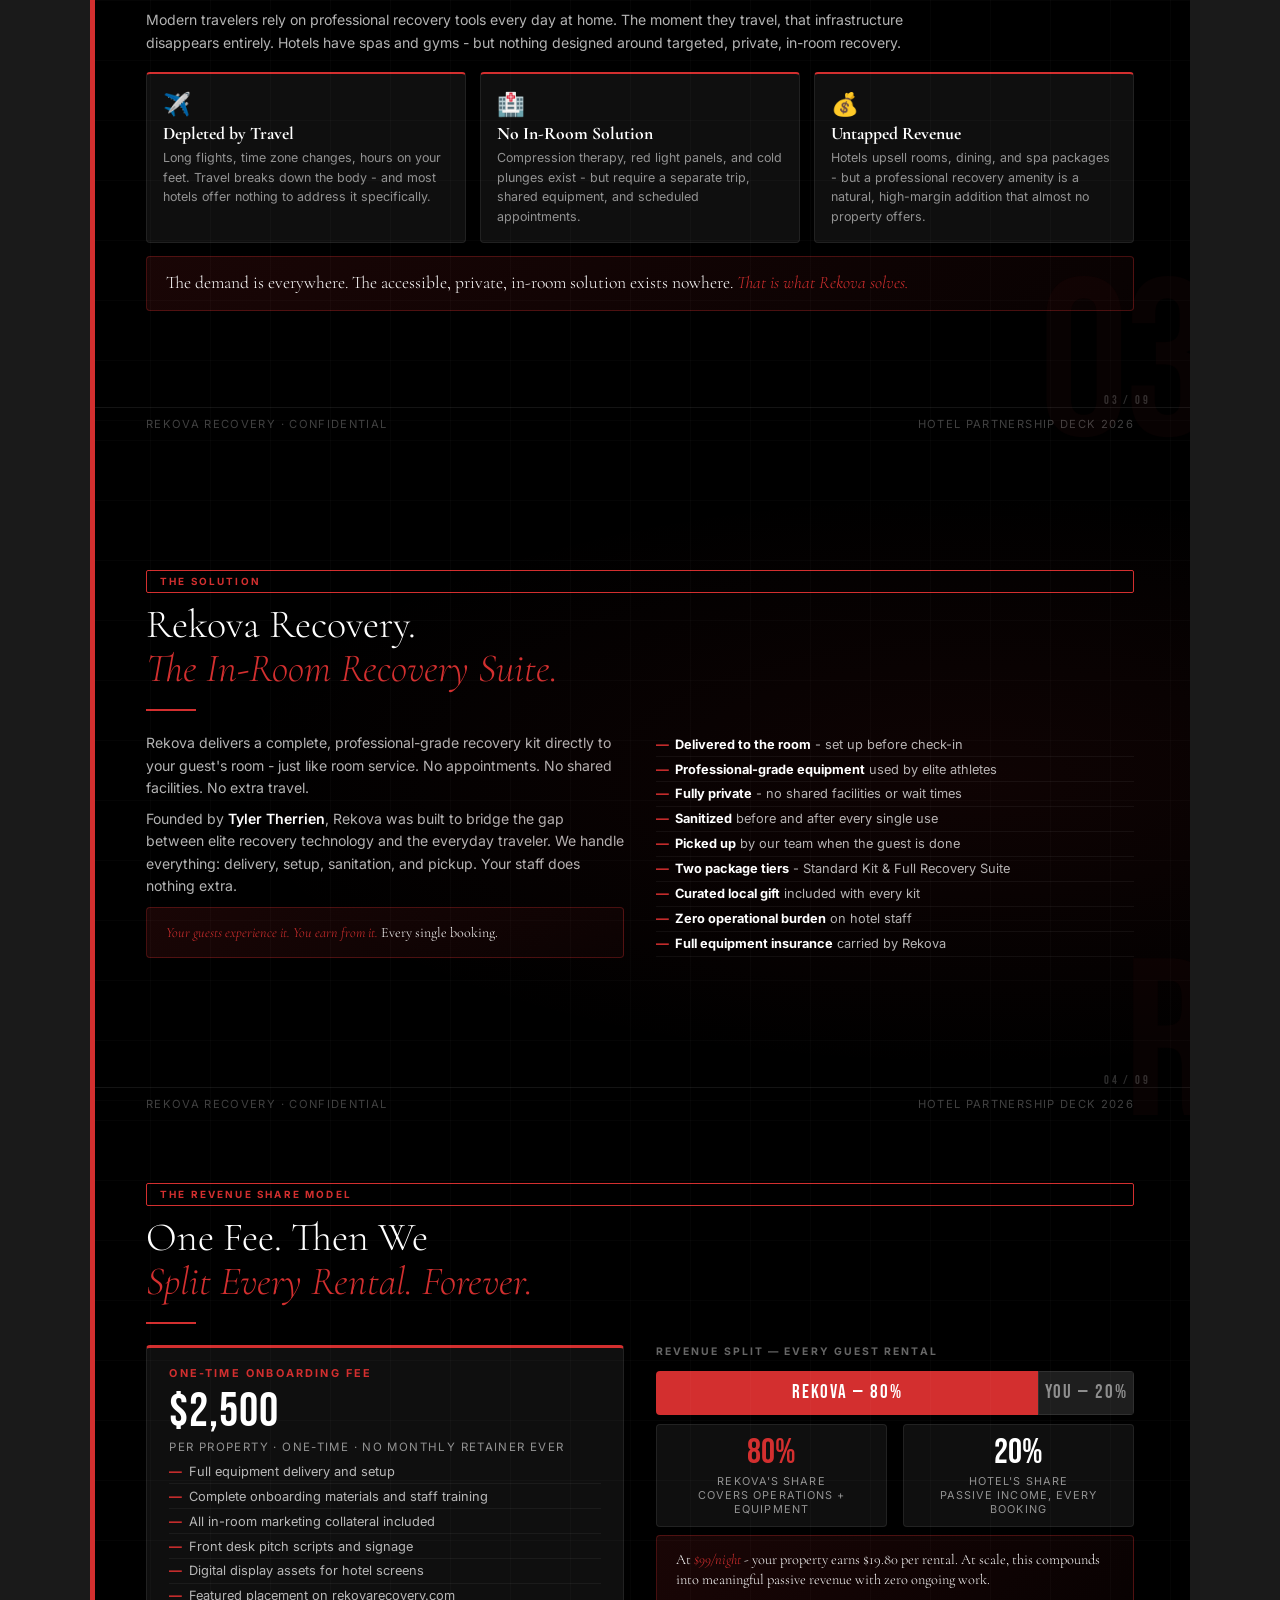
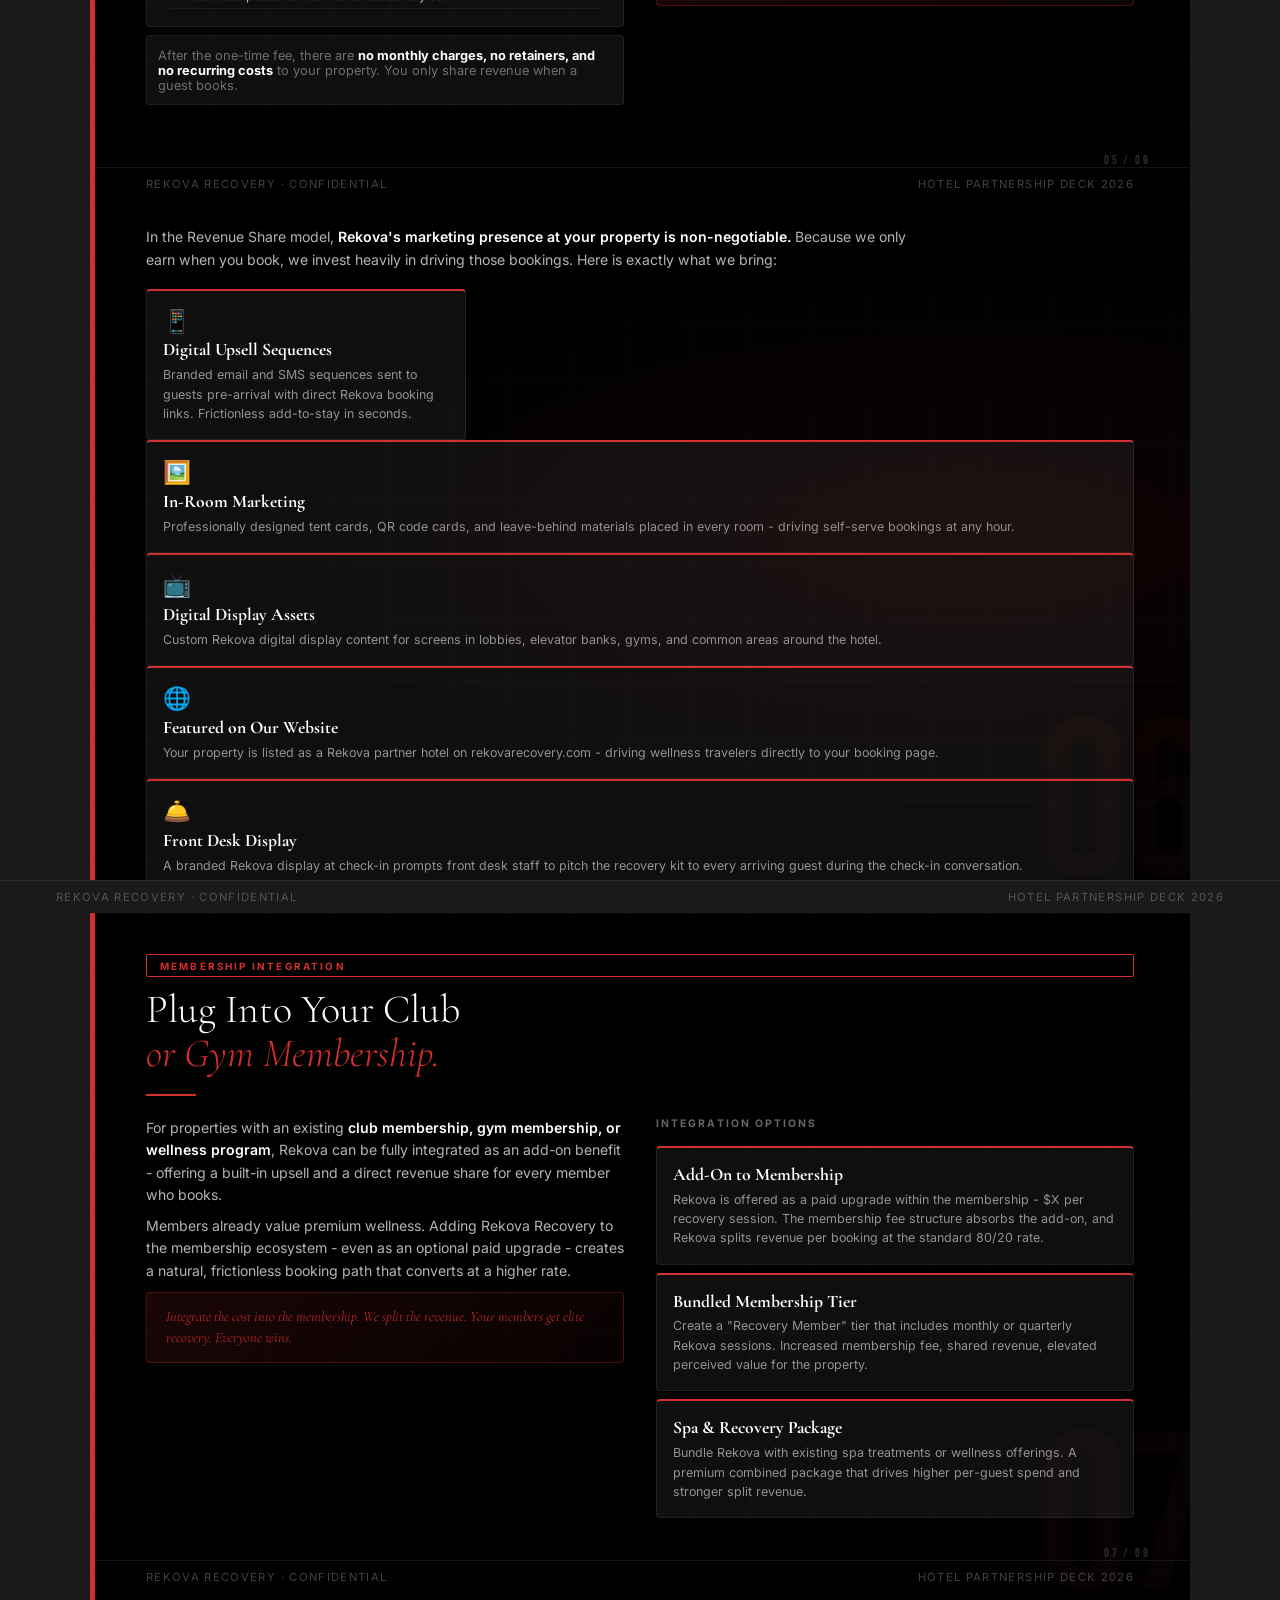
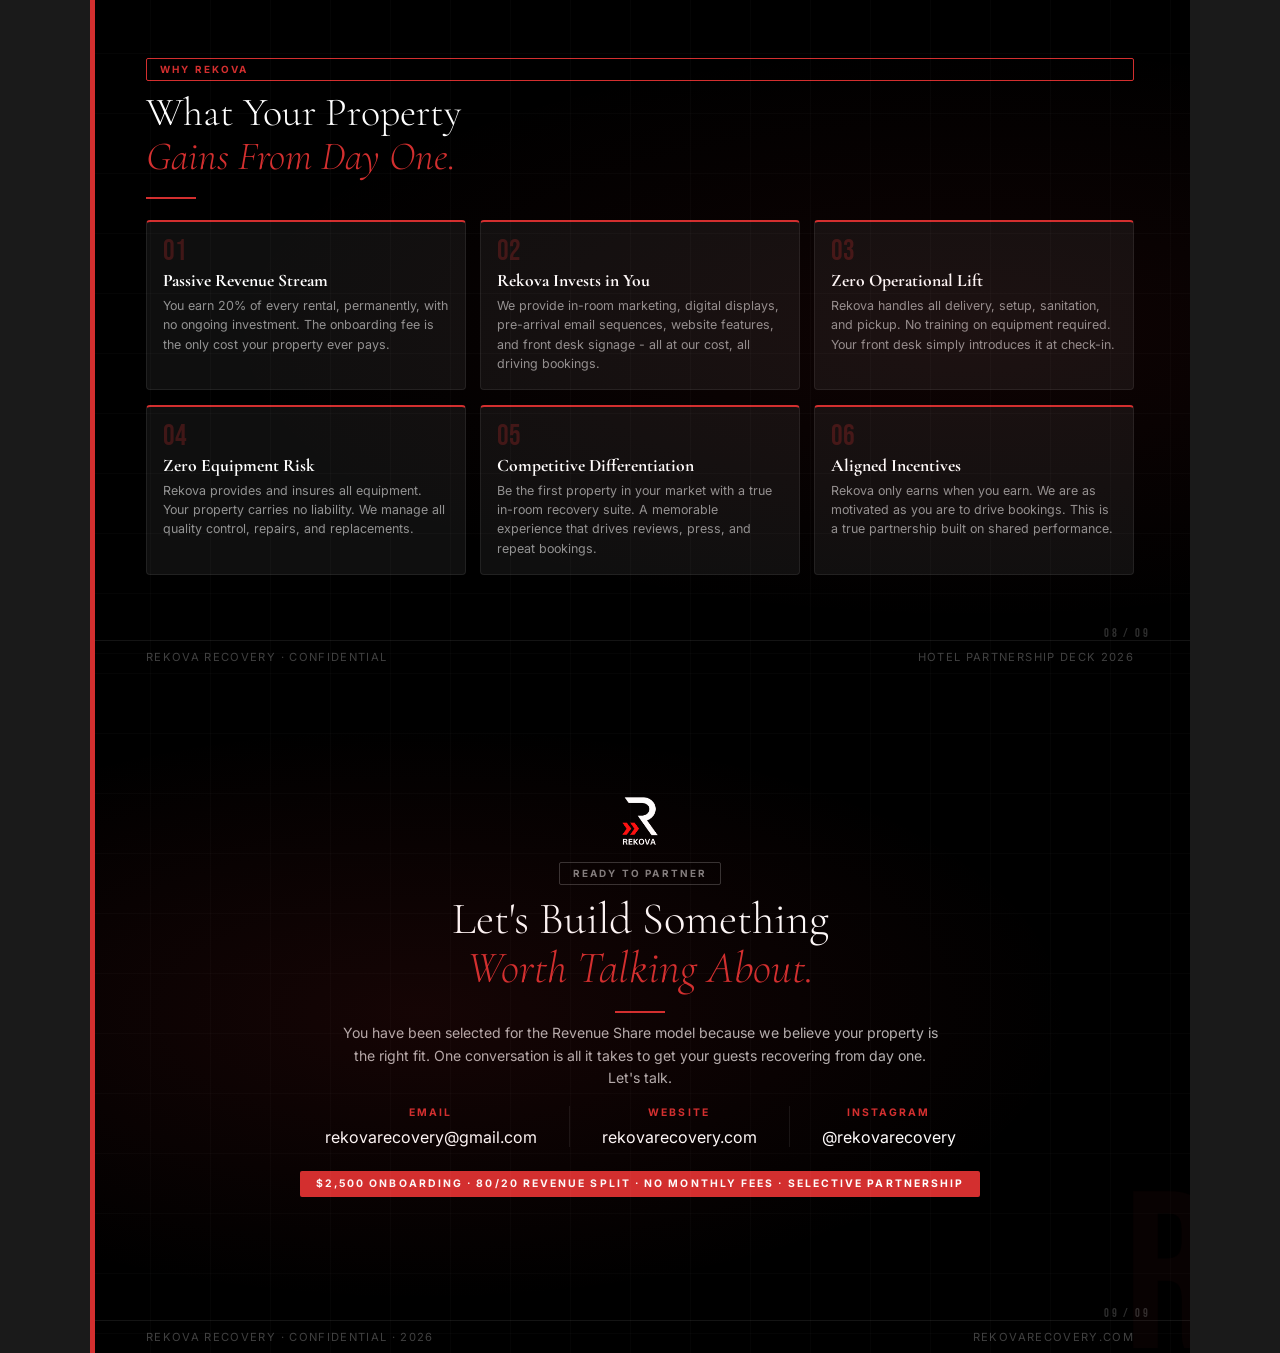
<file: pitch-revshare.html>
<!DOCTYPE html>
<html lang="en">
<head>
<meta charset="UTF-8">
<meta name="viewport" content="width=device-width, initial-scale=1.0">
<title>Rekova Recovery — Hotel Partnership Deck (Revenue Share Model)</title>
<link href="https://fonts.googleapis.com/css2?family=Cormorant+Garamond:ital,wght@0,300;0,400;0,600;0,700;1,300;1,400&family=Inter:wght@300;400;500;600;700&family=Bebas+Neue&display=swap" rel="stylesheet">
<style>
  *, *::before, *::after { box-sizing: border-box; margin: 0; padding: 0; }

  :root {
    --red: #D32F2F;
    --red-dark: #a82020;
    --black: #000000;
    --black-mid: #0a0a0a;
    --black-card: #111111;
    --white: #ffffff;
    --off-white: #f0ede8;
    --gray: rgba(255,255,255,0.55);
    --border: rgba(255,255,255,0.08);
  }

  body {
    font-family: 'Inter', sans-serif;
    background: #1a1a1a;
    color: var(--white);
  }

  .slide {
    width: 1100px;
    height: 680px;
    margin: 0 auto;
    background: var(--black);
    position: relative;
    overflow: hidden;
    display: flex;
    flex-direction: column;
    page-break-after: always;
    break-after: page;
  }

  /* ---- TYPOGRAPHY ---- */
  .display { font-family: 'Cormorant Garamond', serif; }
  .caps { font-family: 'Bebas Neue', sans-serif; }
  .label {
    font-size: 0.62rem;
    font-weight: 700;
    letter-spacing: 0.22em;
    text-transform: uppercase;
    color: var(--red);
    display: inline-block;
    padding: 0.28rem 0.8rem;
    border: 1px solid var(--red);
    border-radius: 2px;
    margin-bottom: 0.6rem;
  }
  .label-white {
    color: rgba(255,255,255,0.5);
    border-color: rgba(255,255,255,0.2);
  }

  /* ---- DECORATIVE ---- */
  .slide-num {
    position: absolute;
    bottom: 2rem;
    right: 2.5rem;
    font-family: 'Bebas Neue', sans-serif;
    font-size: 0.75rem;
    letter-spacing: 0.2em;
    color: rgba(255,255,255,0.18);
  }
  .red-bar {
    position: absolute;
    left: 0; top: 0; bottom: 0;
    width: 5px;
    background: var(--red);
  }
  .bg-grid {
    position: absolute;
    inset: 0;
    background-image: linear-gradient(rgba(255,255,255,0.02) 1px, transparent 1px),
                      linear-gradient(90deg, rgba(255,255,255,0.02) 1px, transparent 1px);
    background-size: 60px 60px;
  }
  .bg-radial {
    position: absolute;
    inset: 0;
    background: radial-gradient(ellipse at 80% 50%, rgba(211,47,47,0.07) 0%, transparent 60%);
  }
  .watermark {
    position: absolute;
    bottom: -40px;
    right: -20px;
    font-family: 'Bebas Neue', sans-serif;
    font-size: 14rem;
    color: rgba(211,47,47,0.04);
    line-height: 1;
    letter-spacing: -0.02em;
    pointer-events: none;
  }
  .divider {
    width: 50px;
    height: 2px;
    background: var(--red);
    margin: 0.7rem 0;
  }

  /* ---- COVER ---- */
  .cover {
    background: var(--black);
    justify-content: center;
  }
  .cover-inner {
    position: relative;
    z-index: 2;
    padding: 3rem 5rem 2.5rem;
    display: flex;
    flex-direction: column;
    justify-content: space-between;
    flex: 1;
  }
  .cover-headline {
    font-family: 'Cormorant Garamond', serif;
    font-size: 4.8rem;
    font-weight: 300;
    line-height: 1.05;
    letter-spacing: -0.01em;
    margin-top: 0.8rem;
  }
  .cover-headline em { color: var(--red); font-style: italic; }
  .cover-sub {
    font-size: 0.92rem;
    color: var(--gray);
    max-width: 520px;
    line-height: 1.6;
    margin-top: 0.8rem;
  }
  .cover-footer {
    display: flex;
    justify-content: space-between;
    align-items: flex-end;
    padding-top: 1rem;
    border-top: 1px solid var(--border);
  }
  .cover-meta { font-size: 0.78rem; color: rgba(255,255,255,0.3); letter-spacing: 0.08em; }
  .cover-tag {
    background: var(--red);
    color: var(--white);
    font-size: 0.65rem;
    font-weight: 700;
    letter-spacing: 0.2em;
    text-transform: uppercase;
    padding: 0.4rem 1rem;
    border-radius: 2px;
  }

  /* ---- CONTENT SLIDES ---- */
  .content {
    padding: 1.8rem 3.5rem;
    display: flex;
    flex-direction: column;
    justify-content: center;
    flex: 1;
    overflow: hidden;
  }
  .slide-title {
    font-family: 'Cormorant Garamond', serif;
    font-size: 2.5rem;
    font-weight: 300;
    line-height: 1.1;
    margin-bottom: 0.5rem;
  }
  .slide-title em { font-style: italic; color: var(--red); }
  .slide-title strong { font-weight: 600; }
  .body-text {
    font-size: 0.88rem;
    color: rgba(255,255,255,0.7);
    line-height: 1.6;
    max-width: 760px;
    margin-bottom: 0.5rem;
  }
  .body-text strong { color: var(--white); font-weight: 600; }

  /* ---- GRIDS ---- */
  .two-col {
    display: grid;
    grid-template-columns: 1fr 1fr;
    gap: 2rem;
    align-items: start;
    margin-top: 0.6rem;
  }
  .three-col {
    display: grid;
    grid-template-columns: repeat(3, 1fr);
    gap: 0.9rem;
    margin-top: 0.8rem;
  }
  .four-col {
    display: grid;
    grid-template-columns: repeat(4, 1fr);
    gap: 0.9rem;
    margin-top: 0.8rem;
  }

  /* ---- CARDS ---- */
  .card {
    background: #0f0f0f;
    border: 1px solid var(--border);
    border-radius: 4px;
    padding: 1rem;
  }
  .card-accent { border-top: 2px solid var(--red); }
  .card h4 {
    font-family: 'Cormorant Garamond', serif;
    font-size: 1.1rem;
    margin-bottom: 0.3rem;
    color: var(--white);
  }
  .card p {
    font-size: 0.78rem;
    color: var(--gray);
    line-height: 1.55;
  }
  .card .num {
    font-family: 'Bebas Neue', sans-serif;
    font-size: 1.8rem;
    color: rgba(211,47,47,0.25);
    margin-bottom: 0.2rem;
    line-height: 1;
  }
  .card .icon { font-size: 1.4rem; margin-bottom: 0.3rem; }

  /* ---- PRICING ---- */
  .price-big {
    font-family: 'Bebas Neue', sans-serif;
    font-size: 3rem;
    color: var(--white);
    line-height: 1;
    letter-spacing: 0.02em;
  }
  .price-sub {
    font-size: 0.72rem;
    color: var(--gray);
    letter-spacing: 0.12em;
    text-transform: uppercase;
    margin-top: 0.3rem;
  }
  .price-card {
    background: #0f0f0f;
    border: 1px solid var(--border);
    border-top: 3px solid var(--red);
    border-radius: 4px;
    padding: 1.1rem 1.4rem;
  }
  .price-card h4 {
    font-size: 0.68rem;
    font-weight: 700;
    letter-spacing: 0.2em;
    text-transform: uppercase;
    color: var(--red);
    margin-bottom: 0.5rem;
  }
  .check-list {
    list-style: none;
    margin-top: 1rem;
  }
  .check-list li {
    font-size: 0.8rem;
    color: rgba(255,255,255,0.7);
    padding: 0.28rem 0;
    border-bottom: 1px solid rgba(255,255,255,0.05);
    padding-left: 1.2rem;
    position: relative;
  }
  .check-list li::before {
    content: '—';
    position: absolute;
    left: 0;
    color: var(--red);
    font-weight: 700;
  }
  .check-list li strong { color: var(--white); }

  /* ---- TABLE ---- */
  .rev-table {
    width: 100%;
    border-collapse: collapse;
    margin-top: 0.8rem;
    font-size: 0.82rem;
  }
  .rev-table th {
    font-size: 0.6rem;
    font-weight: 700;
    letter-spacing: 0.15em;
    text-transform: uppercase;
    color: var(--red);
    padding: 0.25rem 0.5rem;
    text-align: left;
    border-bottom: 1px solid rgba(211,47,47,0.3);
  }
  .rev-table td {
    padding: 0.25rem 0.5rem;
    color: rgba(255,255,255,0.75);
    border-bottom: 1px solid rgba(255,255,255,0.05);
  }
  .rev-table td strong { color: var(--white); }
  .rev-table tr.highlight td { background: rgba(211,47,47,0.06); color: var(--white); }
  .rev-table td.green { color: #4CAF50; font-weight: 600; }
  .rev-table td.red-val { color: var(--red); font-weight: 600; }

  /* ---- STAT BOXES ---- */
  .stat-box {
    text-align: center;
    padding: 0.6rem 0.7rem;
    background: #0f0f0f;
    border: 1px solid var(--border);
    border-radius: 4px;
  }
  .stat-box .stat-num {
    font-family: 'Bebas Neue', sans-serif;
    font-size: 1.9rem;
    color: var(--white);
    line-height: 1;
  }
  .stat-box .stat-num span { color: var(--red); }
  .stat-box .stat-label {
    font-size: 0.68rem;
    color: var(--gray);
    letter-spacing: 0.1em;
    text-transform: uppercase;
    margin-top: 0.25rem;
  }

  /* ---- HIGHLIGHT BOX ---- */
  .highlight-box {
    background: linear-gradient(135deg, rgba(211,47,47,0.12), rgba(211,47,47,0.04));
    border: 1px solid rgba(211,47,47,0.3);
    border-radius: 4px;
    padding: 0.9rem 1.2rem;
    margin-top: 0.8rem;
  }
  .highlight-box p {
    font-family: 'Cormorant Garamond', serif;
    font-size: 1.1rem;
    font-weight: 300;
    line-height: 1.4;
    color: var(--white);
  }
  .highlight-box p em { color: var(--red); font-style: italic; }

  /* ---- SPLIT VISUAL ---- */
  .split-bar {
    display: flex;
    height: 44px;
    border-radius: 4px;
    overflow: hidden;
    margin: 0.6rem 0;
  }
  .split-bar .rekova {
    background: var(--red);
    width: 80%;
    display: flex;
    align-items: center;
    justify-content: center;
    font-family: 'Bebas Neue', sans-serif;
    font-size: 1.2rem;
    letter-spacing: 0.1em;
    color: var(--white);
  }
  .split-bar .hotel {
    background: #1e1e1e;
    width: 20%;
    display: flex;
    align-items: center;
    justify-content: center;
    font-family: 'Bebas Neue', sans-serif;
    font-size: 1.2rem;
    letter-spacing: 0.1em;
    color: rgba(255,255,255,0.5);
    border: 1px solid var(--border);
  }

  /* ---- FOOTER BAR ---- */
  .slide-footer {
    margin-top: auto;
    padding: 0.55rem 3.5rem;
    border-top: 1px solid var(--border);
    display: flex;
    justify-content: space-between;
    align-items: center;
  }
  .slide-footer span {
    font-size: 0.7rem;
    color: rgba(255,255,255,0.25);
    letter-spacing: 0.12em;
    text-transform: uppercase;
  }

  /* ---- SLIDE-SPECIFIC OVERRIDES ---- */
  /* Slide 2: check-list + highlight-box are tight */
  #s2 .content { justify-content: flex-start; padding-top: 1rem; padding-bottom: 0.5rem; }
  #s2 .slide-title { font-size: 2.2rem; margin-bottom: 0.2rem; }
  #s2 .divider { margin: 0.3rem 0; }
  #s2 .body-text { font-size: 0.82rem; margin-bottom: 0.2rem; line-height: 1.5; }
  #s2 .two-col { margin-top: 0.3rem; gap: 1.5rem; }
  #s2 .check-list { margin-top: 0; }
  #s2 .check-list li { padding: 0.15rem 0; padding-left: 1.2rem; font-size: 0.77rem; }
  #s2 .highlight-box { padding: 0.5rem 0.9rem; margin-top: 0.35rem; }
  #s2 .highlight-box p { font-size: 0.8rem; line-height: 1.3; }
  /* Slide 8: table + stat boxes need to fit */
  #s8 .content { justify-content: flex-start; padding-top: 1.2rem; padding-bottom: 0.4rem; }
  #s8 .slide-title { font-size: 2.2rem; }
  #s8 .divider { margin: 0.4rem 0; }
  #s8 .body-text { margin-bottom: 0.3rem; }
  #s8 .rev-table { font-size: 0.78rem; margin-top: 0.3rem; }
  #s8 .rev-table th { padding: 0.18rem 0.4rem; }
  #s8 .rev-table td { padding: 0.18rem 0.4rem; }
  #s8 .three-col { margin-top: 0.25rem; gap: 0.6rem; }
  #s8 .stat-box { padding: 0.45rem 0.5rem; }
  #s8 .stat-box .stat-num { font-size: 1.7rem; }
  #s8 .stat-box .stat-label { font-size: 0.63rem; margin-top: 0.15rem; }

  /* ---- PRINT ---- */
  @media print {
    body { background: white; }
    .slide {
      width: 100%;
      page-break-after: always;
      page-break-inside: avoid;
      margin: 0;
    }
    @page { size: 1100px 680px; margin: 0; }
  }
</style>
</head>
<body>

<!-- ==================== SLIDE 1: COVER ==================== -->
<div class="slide cover">
  <div class="bg-grid"></div>
  <div class="bg-radial"></div>
  <div class="red-bar"></div>
  <div class="watermark">R</div>
  <div class="cover-inner">
    <div>
      <img src="rekova-logo.png" alt="Rekova Recovery" style="height:52px; width:auto; display:block;">
    </div>
    <div>
      <div class="label">Hotel Partnership Deck</div>
      <div class="cover-headline">
        Grow Together.<br>
        <em>Earn Together.<br>Every Stay.</em>
      </div>
      <p class="cover-sub">A selective, performance-based partnership where Rekova and your property share in the success of every guest recovery experience - with no monthly retainer and no ongoing cost to you.</p>
    </div>
    <div class="cover-footer">
      <div>
        <div class="cover-meta">REKOVA RECOVERY &nbsp;·&nbsp; REKOVARECOVERY.COM</div>
        <div class="cover-meta" style="margin-top:0.3rem;">ST. PETERSBURG, FL &nbsp;·&nbsp; SERVING HOTELS NATIONWIDE</div>
      </div>
      <div class="cover-tag">Revenue Share Partnership Model</div>
    </div>
  </div>
  <div class="slide-num">01 / 09</div>
</div>

<!-- ==================== SLIDE 2: A SELECTIVE PARTNERSHIP ==================== -->
<div class="slide" id="s2">
  <div class="bg-grid"></div>
  <div class="bg-radial"></div>
  <div class="red-bar"></div>
  <div class="watermark">02</div>
  <div class="content">
    <div class="label">By Invitation Only</div>
    <div class="slide-title">This Model Is<br><em>Not for Everyone.</em></div>
    <div class="divider"></div>
    <div class="two-col">
      <div>
        <p class="body-text">The Rekova Revenue Share model is a <strong>selective partnership</strong>. We evaluate every property before presenting this option. Not every hotel qualifies - and that is by design.</p>
        <p class="body-text">This model works best when both sides are aligned and fully committed. We bring the equipment, the branding, the delivery infrastructure, and the marketing. <strong>You bring the guests, the visibility, and the front-line commitment to promotion.</strong></p>
        <p class="body-text">If you are receiving this deck, Rekova has already identified your property as a strong fit.</p>
      </div>
      <div>
        <div style="font-size:0.65rem; font-weight:700; letter-spacing:0.2em; text-transform:uppercase; color:rgba(255,255,255,0.4); margin-bottom:0.4rem;">Ideal Property Profile</div>
        <ul class="check-list" style="margin:0;">
          <li><strong>Boutique or lifestyle hotel</strong> with a wellness-aligned guest base</li>
          <li><strong>Resort or full-service property</strong> with gym, spa, or club amenities</li>
          <li><strong>Hotel with club/gym memberships</strong> - Rekova can integrate into membership</li>
          <li><strong>High front desk conversion</strong> - team actively pitches amenities at check-in</li>
          <li><strong>Premium positioning</strong> - property values experiential, memorable stays</li>
          <li><strong>Sports team or tournament market</strong> - recurring group recovery demand</li>
        </ul>
        <div class="highlight-box" style="margin-top:0.6rem;">
          <p style="font-size:0.85rem;"><em>This model is presented only when we believe the partnership can win at scale.</em> It is not our default offer.</p>
        </div>
      </div>
    </div>
  </div>
  <div class="slide-footer">
    <span>Rekova Recovery · Confidential</span>
    <span>Hotel Partnership Deck 2026</span>
  </div>
  <div class="slide-num">02 / 09</div>
</div>

<!-- ==================== SLIDE 3: THE PROBLEM ==================== -->
<div class="slide">
  <div class="bg-grid"></div>
  <div class="red-bar"></div>
  <div class="watermark">03</div>
  <div class="content">
    <div class="label">The Problem</div>
    <div class="slide-title">Travelers Check In.<br><em>Their Recovery Doesn't.</em></div>
    <div class="divider"></div>
    <p class="body-text">Modern travelers rely on professional recovery tools every day at home. The moment they travel, that infrastructure disappears entirely. Hotels have spas and gyms - but nothing designed around targeted, private, in-room recovery.</p>
    <div class="three-col" style="margin-top:0.6rem;">
      <div class="card card-accent">
        <div class="icon">✈️</div>
        <h4>Depleted by Travel</h4>
        <p>Long flights, time zone changes, hours on your feet. Travel breaks down the body - and most hotels offer nothing to address it specifically.</p>
      </div>
      <div class="card card-accent">
        <div class="icon">🏥</div>
        <h4>No In-Room Solution</h4>
        <p>Compression therapy, red light panels, and cold plunges exist - but require a separate trip, shared equipment, and scheduled appointments.</p>
      </div>
      <div class="card card-accent">
        <div class="icon">💰</div>
        <h4>Untapped Revenue</h4>
        <p>Hotels upsell rooms, dining, and spa packages - but a professional recovery amenity is a natural, high-margin addition that almost no property offers.</p>
      </div>
    </div>
    <div class="highlight-box">
      <p>The demand is everywhere. The accessible, private, in-room solution exists nowhere. <em>That is what Rekova solves.</em></p>
    </div>
  </div>
  <div class="slide-footer">
    <span>Rekova Recovery · Confidential</span>
    <span>Hotel Partnership Deck 2026</span>
  </div>
  <div class="slide-num">03 / 09</div>
</div>

<!-- ==================== SLIDE 4: THE SOLUTION ==================== -->
<div class="slide">
  <div class="bg-grid"></div>
  <div class="bg-radial"></div>
  <div class="red-bar"></div>
  <div class="watermark">R</div>
  <div class="content">
    <div class="label">The Solution</div>
    <div class="slide-title">Rekova Recovery.<br><em>The In-Room Recovery Suite.</em></div>
    <div class="divider"></div>
    <div class="two-col">
      <div>
        <p class="body-text">Rekova delivers a complete, professional-grade recovery kit directly to your guest's room - just like room service. No appointments. No shared facilities. No extra travel.</p>
        <p class="body-text">Founded by <strong>Tyler Therrien</strong>, Rekova was built to bridge the gap between elite recovery technology and the everyday traveler. We handle everything: delivery, setup, sanitation, and pickup. Your staff does nothing extra.</p>
        <div class="highlight-box" style="margin-top:0.6rem;">
          <p style="font-size:0.88rem;"><em>Your guests experience it. You earn from it.</em> Every single booking.</p>
        </div>
      </div>
      <div>
        <ul class="check-list" style="margin-top:0;">
          <li><strong>Delivered to the room</strong> - set up before check-in</li>
          <li><strong>Professional-grade equipment</strong> used by elite athletes</li>
          <li><strong>Fully private</strong> - no shared facilities or wait times</li>
          <li><strong>Sanitized</strong> before and after every single use</li>
          <li><strong>Picked up</strong> by our team when the guest is done</li>
          <li><strong>Two package tiers</strong> - Standard Kit & Full Recovery Suite</li>
          <li><strong>Curated local gift</strong> included with every kit</li>
          <li><strong>Zero operational burden</strong> on hotel staff</li>
          <li><strong>Full equipment insurance</strong> carried by Rekova</li>
        </ul>
      </div>
    </div>
  </div>
  <div class="slide-footer">
    <span>Rekova Recovery · Confidential</span>
    <span>Hotel Partnership Deck 2026</span>
  </div>
  <div class="slide-num">04 / 09</div>
</div>

<!-- ==================== SLIDE 5: THE MODEL ==================== -->
<div class="slide">
  <div class="bg-grid"></div>
  <div class="red-bar"></div>
  <div class="content">
    <div class="label">The Revenue Share Model</div>
    <div class="slide-title">One Fee. Then We<br><em>Split Every Rental. Forever.</em></div>
    <div class="divider"></div>
    <div class="two-col">
      <div>
        <div class="price-card" style="margin-bottom:0.5rem;">
          <h4>One-Time Onboarding Fee</h4>
          <div class="price-big">$2,500</div>
          <div class="price-sub">Per property · One-time · No monthly retainer ever</div>
          <ul class="check-list" style="margin-top:0.3rem;">
            <li>Full equipment delivery and setup</li>
            <li>Complete onboarding materials and staff training</li>
            <li>All in-room marketing collateral included</li>
            <li>Front desk pitch scripts and signage</li>
            <li>Digital display assets for hotel screens</li>
            <li>Featured placement on rekovarecovery.com</li>
          </ul>
        </div>
        <div style="padding:0.7rem; background:#0f0f0f; border:1px solid var(--border); border-radius:4px; font-size:0.8rem; color:rgba(255,255,255,0.4);">
          After the one-time fee, there are <strong style="color:var(--white);">no monthly charges, no retainers, and no recurring costs</strong> to your property. You only share revenue when a guest books.
        </div>
      </div>
      <div>
        <div style="font-size:0.65rem; font-weight:700; letter-spacing:0.2em; text-transform:uppercase; color:rgba(255,255,255,0.4); margin-bottom:0.8rem;">Revenue Split — Every Guest Rental</div>
        <div class="split-bar">
          <div class="rekova">REKOVA — 80%</div>
          <div class="hotel">YOU — 20%</div>
        </div>
        <div style="display:grid; grid-template-columns:1fr 1fr; gap:1rem; margin-top:0.5rem;">
          <div class="stat-box">
            <div class="stat-num" style="font-size:2.2rem; color:var(--red);">80%</div>
            <div class="stat-label">Rekova's Share<br>Covers operations + equipment</div>
          </div>
          <div class="stat-box">
            <div class="stat-num" style="font-size:2.2rem; color:var(--white);">20%</div>
            <div class="stat-label">Hotel's Share<br>Passive income, every booking</div>
          </div>
        </div>
        <div class="highlight-box" style="margin-top:0.5rem;">
          <p style="font-size:0.9rem;">At <em>$99/night</em> - your property earns $19.80 per rental. At scale, this compounds into meaningful passive revenue with zero ongoing work.</p>
        </div>
      </div>
    </div>
  </div>
  <div class="slide-footer">
    <span>Rekova Recovery · Confidential</span>
    <span>Hotel Partnership Deck 2026</span>
  </div>
  <div class="slide-num">05 / 09</div>
</div>

<!-- ==================== SLIDE 6: MARKETING COMMITMENT ==================== -->
<div class="slide">
  <div class="bg-grid"></div>
  <div class="bg-radial"></div>
  <div class="red-bar"></div>
  <div class="watermark">06</div>
  <div class="content">
    <div class="label">What Rekova Provides</div>
    <div class="slide-title">We Are Front and Center<br><em>at Your Property.</em></div>
    <div class="divider"></div>
    <p class="body-text">In the Revenue Share model, <strong>Rekova's marketing presence at your property is non-negotiable.</strong> Because we only earn when you book, we invest heavily in driving those bookings. Here is exactly what we bring:</p>
    <div class="three-col" style="margin-top:0.6rem;">
      <div class="card card-accent">
        <div class="icon">📱</div>
        <h4>Digital Upsell Sequences</h4>
        <p>Branded email and SMS sequences sent to guests pre-arrival with direct Rekova booking links. Frictionless add-to-stay in seconds.</p>
      </div>
      </div>
      <div class="card card-accent">
        <div class="icon">🖼️</div>
        <h4>In-Room Marketing</h4>
        <p>Professionally designed tent cards, QR code cards, and leave-behind materials placed in every room - driving self-serve bookings at any hour.</p>
      </div>
      <div class="card card-accent">
        <div class="icon">📺</div>
        <h4>Digital Display Assets</h4>
        <p>Custom Rekova digital display content for screens in lobbies, elevator banks, gyms, and common areas around the hotel.</p>
      </div>
      <div class="card card-accent">
        <div class="icon">🌐</div>
        <h4>Featured on Our Website</h4>
        <p>Your property is listed as a Rekova partner hotel on rekovarecovery.com - driving wellness travelers directly to your booking page.</p>
      </div>
      <div class="card card-accent">
        <div class="icon">🛎️</div>
        <h4>Front Desk Display</h4>
        <p>A branded Rekova display at check-in prompts front desk staff to pitch the recovery kit to every arriving guest during the check-in conversation.</p>
      </div>
      <div class="card card-accent">
        <div class="icon">📣</div>
        <h4>Social & PR Support</h4>
        <p>Co-branded content for Rekova's social channels featuring your property - amplifying your reach to Rekova's wellness and athlete audience.</p>
      </div>
    </div>
  </div>
  <div class="slide-footer">
    <span>Rekova Recovery · Confidential</span>
    <span>Hotel Partnership Deck 2026</span>
  </div>
  <div class="slide-num">06 / 09</div>
</div>

<!-- ==================== SLIDE 7: CLUB / GYM INTEGRATION ==================== -->
<div class="slide">
  <div class="bg-grid"></div>
  <div class="red-bar"></div>
  <div class="watermark">07</div>
  <div class="content">
    <div class="label">Membership Integration</div>
    <div class="slide-title">Plug Into Your Club<br><em>or Gym Membership.</em></div>
    <div class="divider"></div>
    <div class="two-col">
      <div>
        <p class="body-text">For properties with an existing <strong>club membership, gym membership, or wellness program</strong>, Rekova can be fully integrated as an add-on benefit - offering a built-in upsell and a direct revenue share for every member who books.</p>
        <p class="body-text">Members already value premium wellness. Adding Rekova Recovery to the membership ecosystem - even as an optional paid upgrade - creates a natural, frictionless booking path that converts at a higher rate.</p>
        <div class="highlight-box" style="margin-top:0.6rem;">
          <p style="font-size:0.9rem;"><em>Integrate the cost into the membership. We split the revenue. Your members get elite recovery. Everyone wins.</em></p>
        </div>
      </div>
      <div>
        <div style="font-size:0.65rem; font-weight:700; letter-spacing:0.2em; text-transform:uppercase; color:rgba(255,255,255,0.4); margin-bottom:1rem;">Integration Options</div>
        <div class="card card-accent" style="margin-bottom:0.5rem;">
          <h4>Add-On to Membership</h4>
          <p>Rekova is offered as a paid upgrade within the membership - $X per recovery session. The membership fee structure absorbs the add-on, and Rekova splits revenue per booking at the standard 80/20 rate.</p>
        </div>
        <div class="card card-accent" style="margin-bottom:0.5rem;">
          <h4>Bundled Membership Tier</h4>
          <p>Create a "Recovery Member" tier that includes monthly or quarterly Rekova sessions. Increased membership fee, shared revenue, elevated perceived value for the property.</p>
        </div>
        <div class="card card-accent">
          <h4>Spa & Recovery Package</h4>
          <p>Bundle Rekova with existing spa treatments or wellness offerings. A premium combined package that drives higher per-guest spend and stronger split revenue.</p>
        </div>
      </div>
    </div>
  </div>
  <div class="slide-footer">
    <span>Rekova Recovery · Confidential</span>
    <span>Hotel Partnership Deck 2026</span>
  </div>
  <div class="slide-num">07 / 09</div>
</div>

<!-- ==================== SLIDE 8: WHY PARTNER ==================== -->
<div class="slide">
  <div class="bg-grid"></div>
  <div class="bg-radial"></div>
  <div class="red-bar"></div>
  <div class="content">
    <div class="label">Why Rekova</div>
    <div class="slide-title">What Your Property<br><em>Gains From Day One.</em></div>
    <div class="divider"></div>
    <div class="three-col" style="margin-top:0.6rem;">
      <div class="card card-accent">
        <div class="num">01</div>
        <h4>Passive Revenue Stream</h4>
        <p>You earn 20% of every rental, permanently, with no ongoing investment. The onboarding fee is the only cost your property ever pays.</p>
      </div>
      <div class="card card-accent">
        <div class="num">02</div>
        <h4>Rekova Invests in You</h4>
        <p>We provide in-room marketing, digital displays, pre-arrival email sequences, website features, and front desk signage - all at our cost, all driving bookings.</p>
      </div>
      <div class="card card-accent">
        <div class="num">03</div>
        <h4>Zero Operational Lift</h4>
        <p>Rekova handles all delivery, setup, sanitation, and pickup. No training on equipment required. Your front desk simply introduces it at check-in.</p>
      </div>
      <div class="card card-accent">
        <div class="num">04</div>
        <h4>Zero Equipment Risk</h4>
        <p>Rekova provides and insures all equipment. Your property carries no liability. We manage all quality control, repairs, and replacements.</p>
      </div>
      <div class="card card-accent">
        <div class="num">05</div>
        <h4>Competitive Differentiation</h4>
        <p>Be the first property in your market with a true in-room recovery suite. A memorable experience that drives reviews, press, and repeat bookings.</p>
      </div>
      <div class="card card-accent">
        <div class="num">06</div>
        <h4>Aligned Incentives</h4>
        <p>Rekova only earns when you earn. We are as motivated as you are to drive bookings. This is a true partnership built on shared performance.</p>
      </div>
    </div>
  </div>
  <div class="slide-footer">
    <span>Rekova Recovery · Confidential</span>
    <span>Hotel Partnership Deck 2026</span>
  </div>
  <div class="slide-num">08 / 09</div>
</div>

<!-- ==================== SLIDE 11: NEXT STEPS ==================== -->
<div class="slide" style="background: var(--black);">
  <div class="bg-grid"></div>
  <div class="bg-radial" style="background: radial-gradient(ellipse at 30% 50%, rgba(211,47,47,0.1) 0%, transparent 60%);"></div>
  <div class="red-bar"></div>
  <div class="watermark">R</div>
  <div class="content" style="justify-content:center; text-align:center; align-items:center;">
    <img src="rekova-logo.png" alt="Rekova Recovery" style="height:50px; width:auto; margin-bottom:1rem;">
    <div class="label label-white">Ready to Partner</div>
    <div class="slide-title" style="text-align:center; font-size:2.8rem;">Let's Build Something<br><em>Worth Talking About.</em></div>
    <div class="divider" style="margin:0.6rem auto;"></div>
    <p class="body-text" style="text-align:center; max-width:600px; margin:0 auto 1rem;">You have been selected for the Revenue Share model because we believe your property is the right fit. One conversation is all it takes to get your guests recovering from day one. Let's talk.</p>
    <div style="display:flex; gap:2rem; justify-content:center; margin-bottom:1.5rem;">
      <div style="text-align:center;">
        <div style="font-size:0.65rem; font-weight:700; letter-spacing:0.2em; text-transform:uppercase; color:var(--red); margin-bottom:0.5rem;">Email</div>
        <div style="font-size:1rem; color:var(--white);">rekovarecovery@gmail.com</div>
      </div>
      <div style="width:1px; background:var(--border);"></div>
      <div style="text-align:center;">
        <div style="font-size:0.65rem; font-weight:700; letter-spacing:0.2em; text-transform:uppercase; color:var(--red); margin-bottom:0.5rem;">Website</div>
        <div style="font-size:1rem; color:var(--white);">rekovarecovery.com</div>
      </div>
      <div style="width:1px; background:var(--border);"></div>
      <div style="text-align:center;">
        <div style="font-size:0.65rem; font-weight:700; letter-spacing:0.2em; text-transform:uppercase; color:var(--red); margin-bottom:0.5rem;">Instagram</div>
        <div style="font-size:1rem; color:var(--white);">@rekovarecovery</div>
      </div>
    </div>
    <div class="cover-tag" style="display:inline-block;">$2,500 Onboarding · 80/20 Revenue Split · No Monthly Fees · Selective Partnership</div>
  </div>
  <div class="slide-footer">
    <span>Rekova Recovery · Confidential · 2026</span>
    <span>rekovarecovery.com</span>
  </div>
  <div class="slide-num">09 / 09</div>
</div>

</body>
</html>
</file>
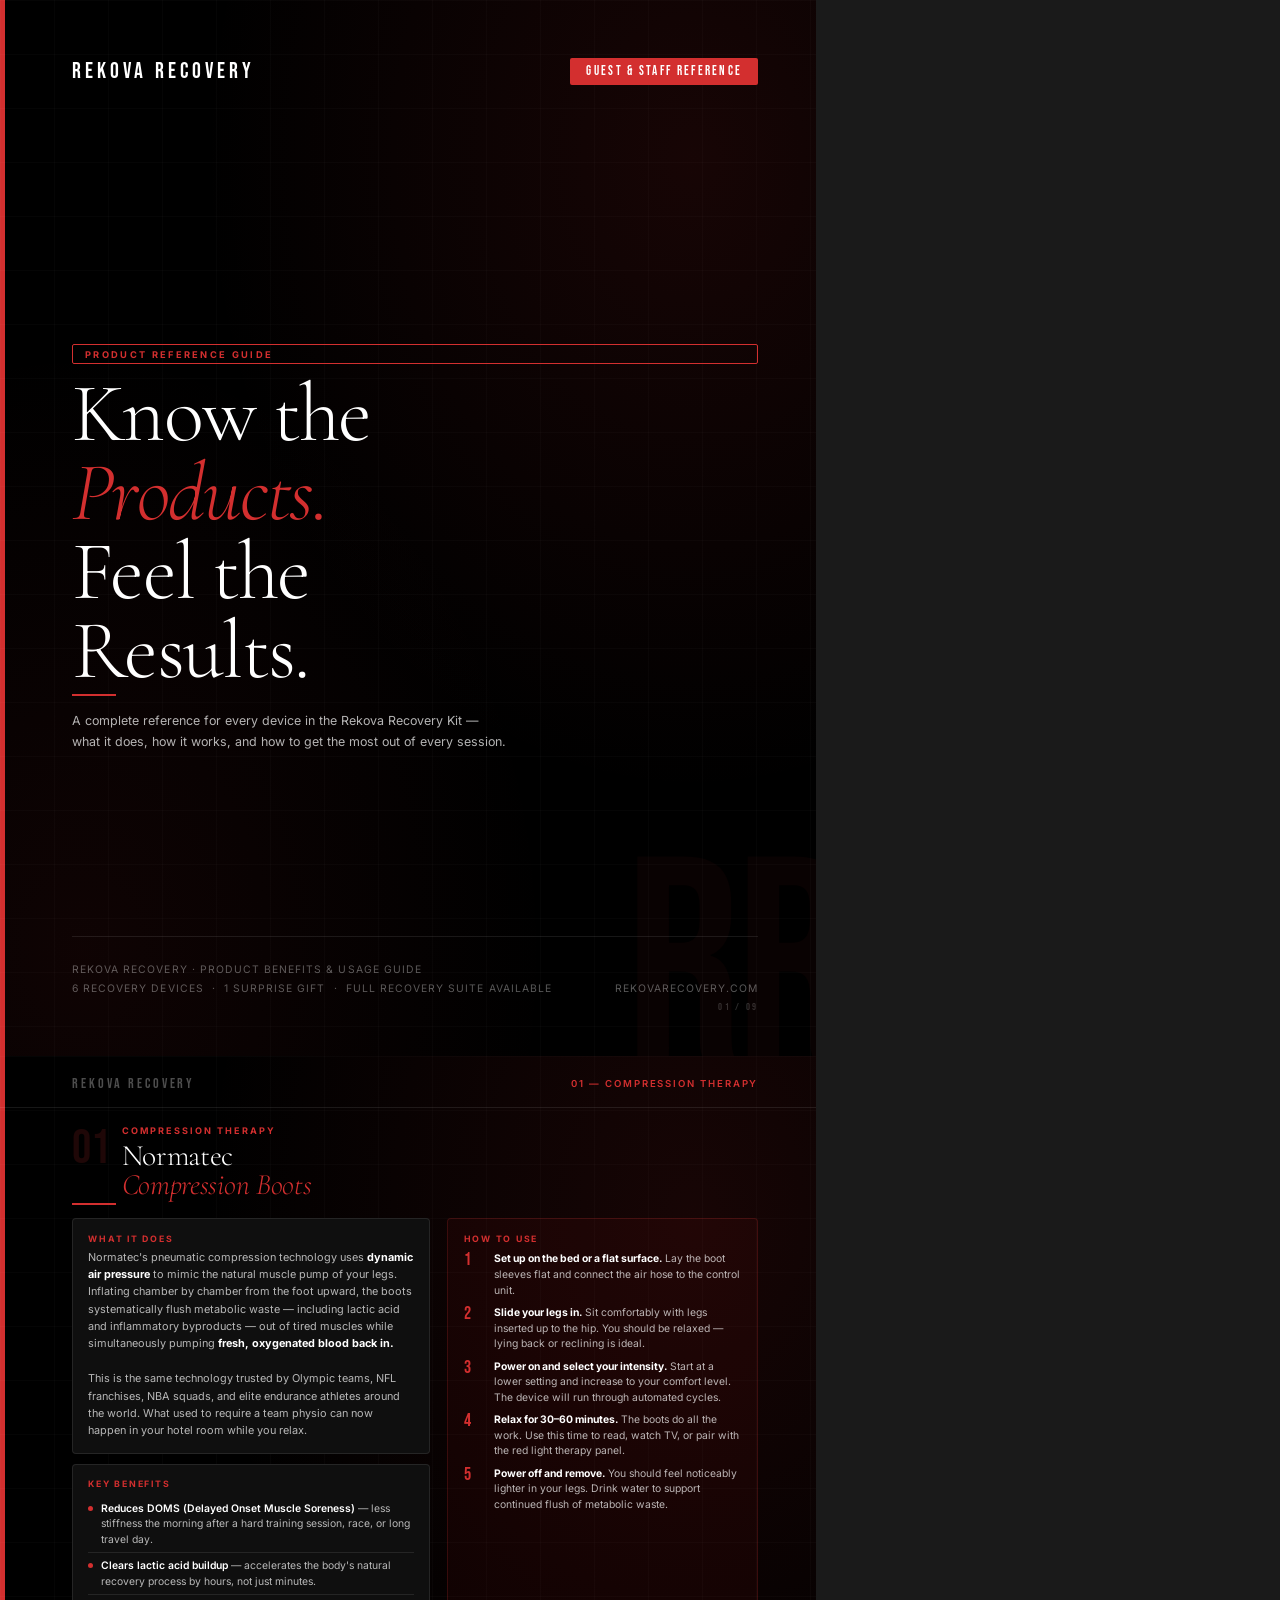
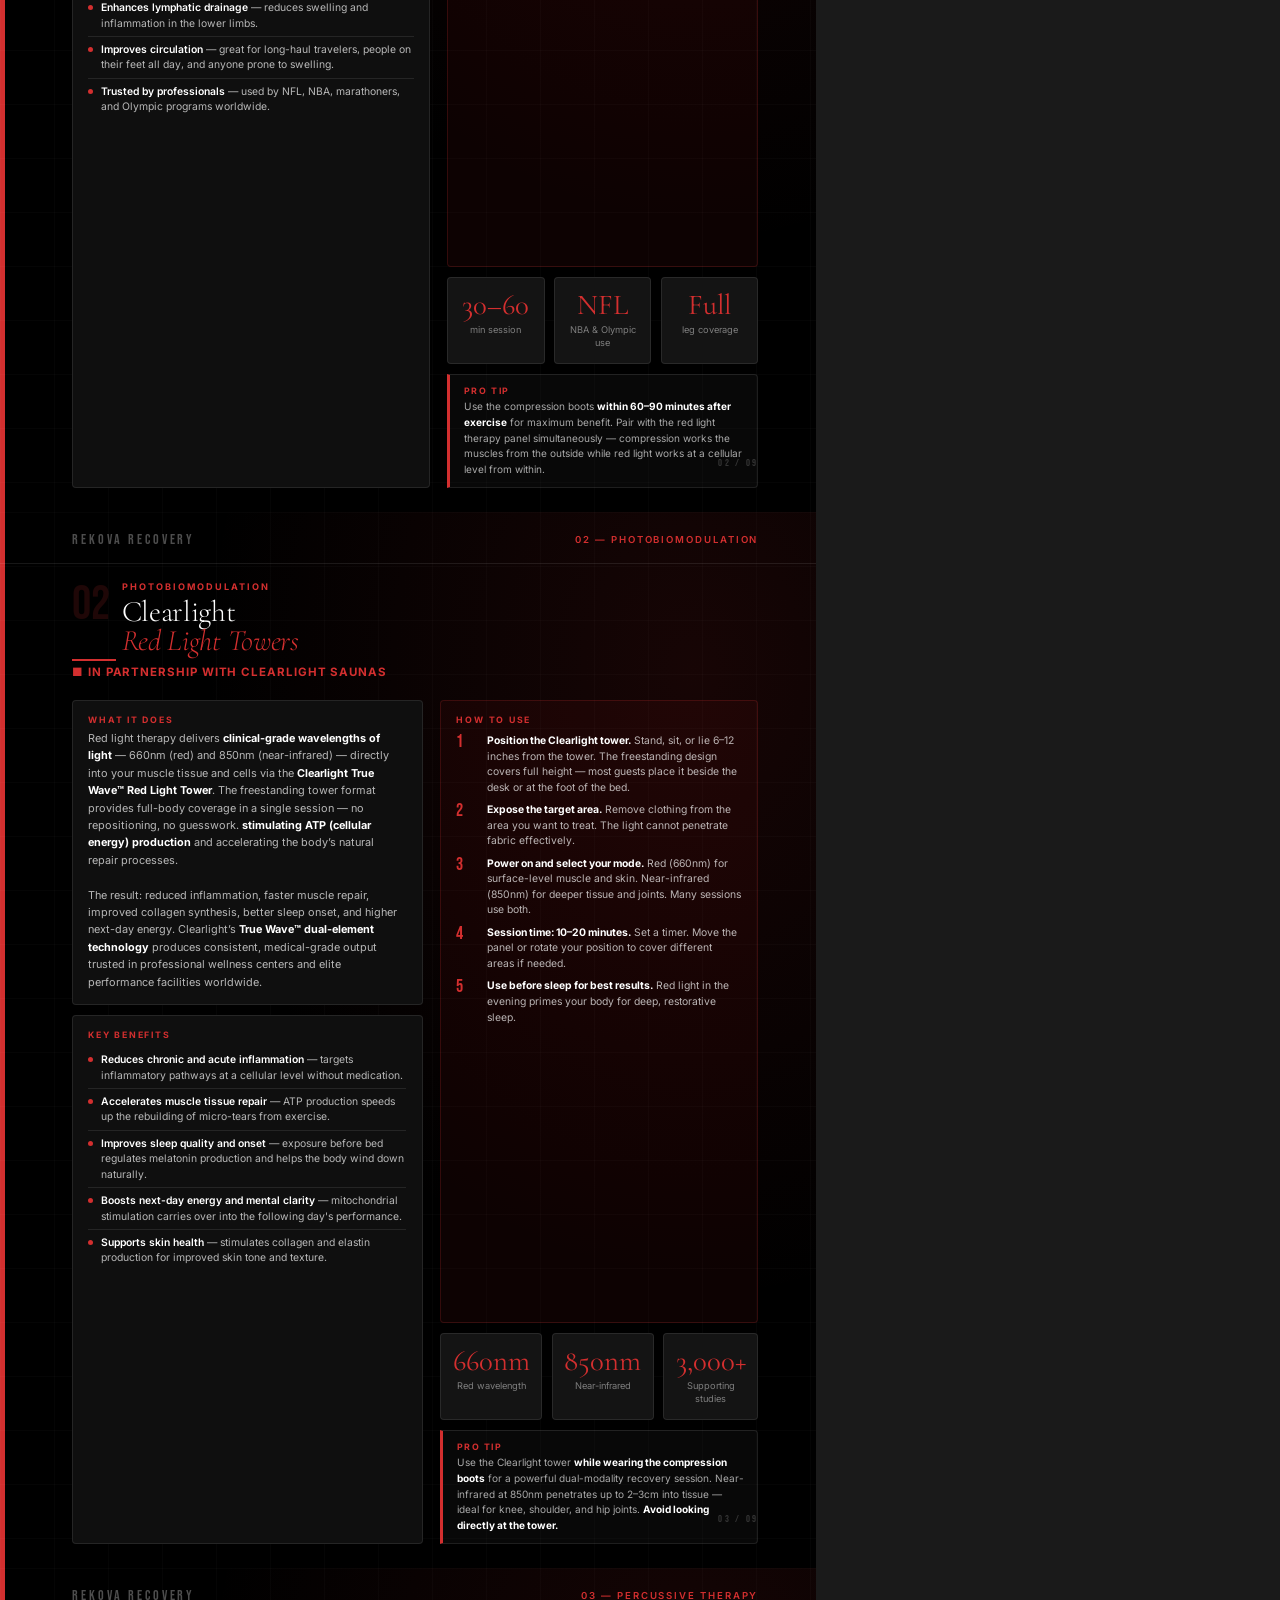
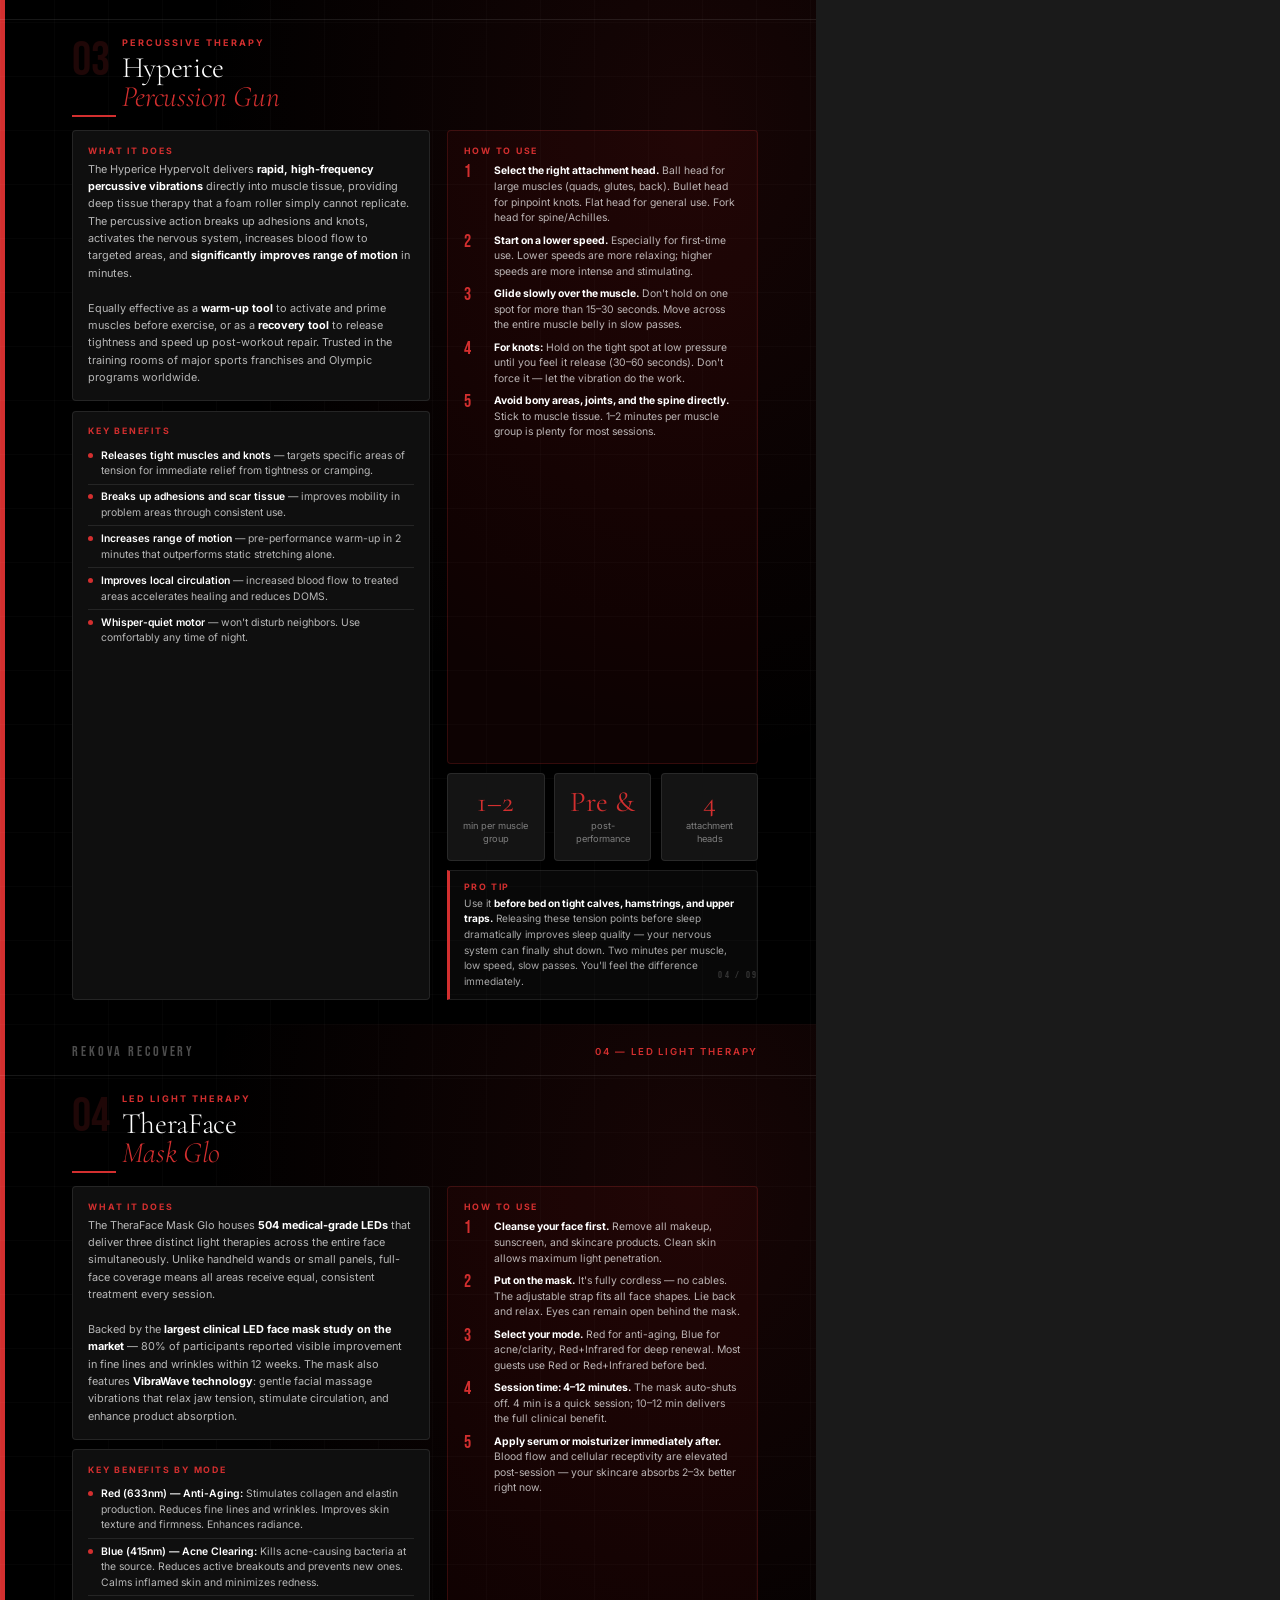
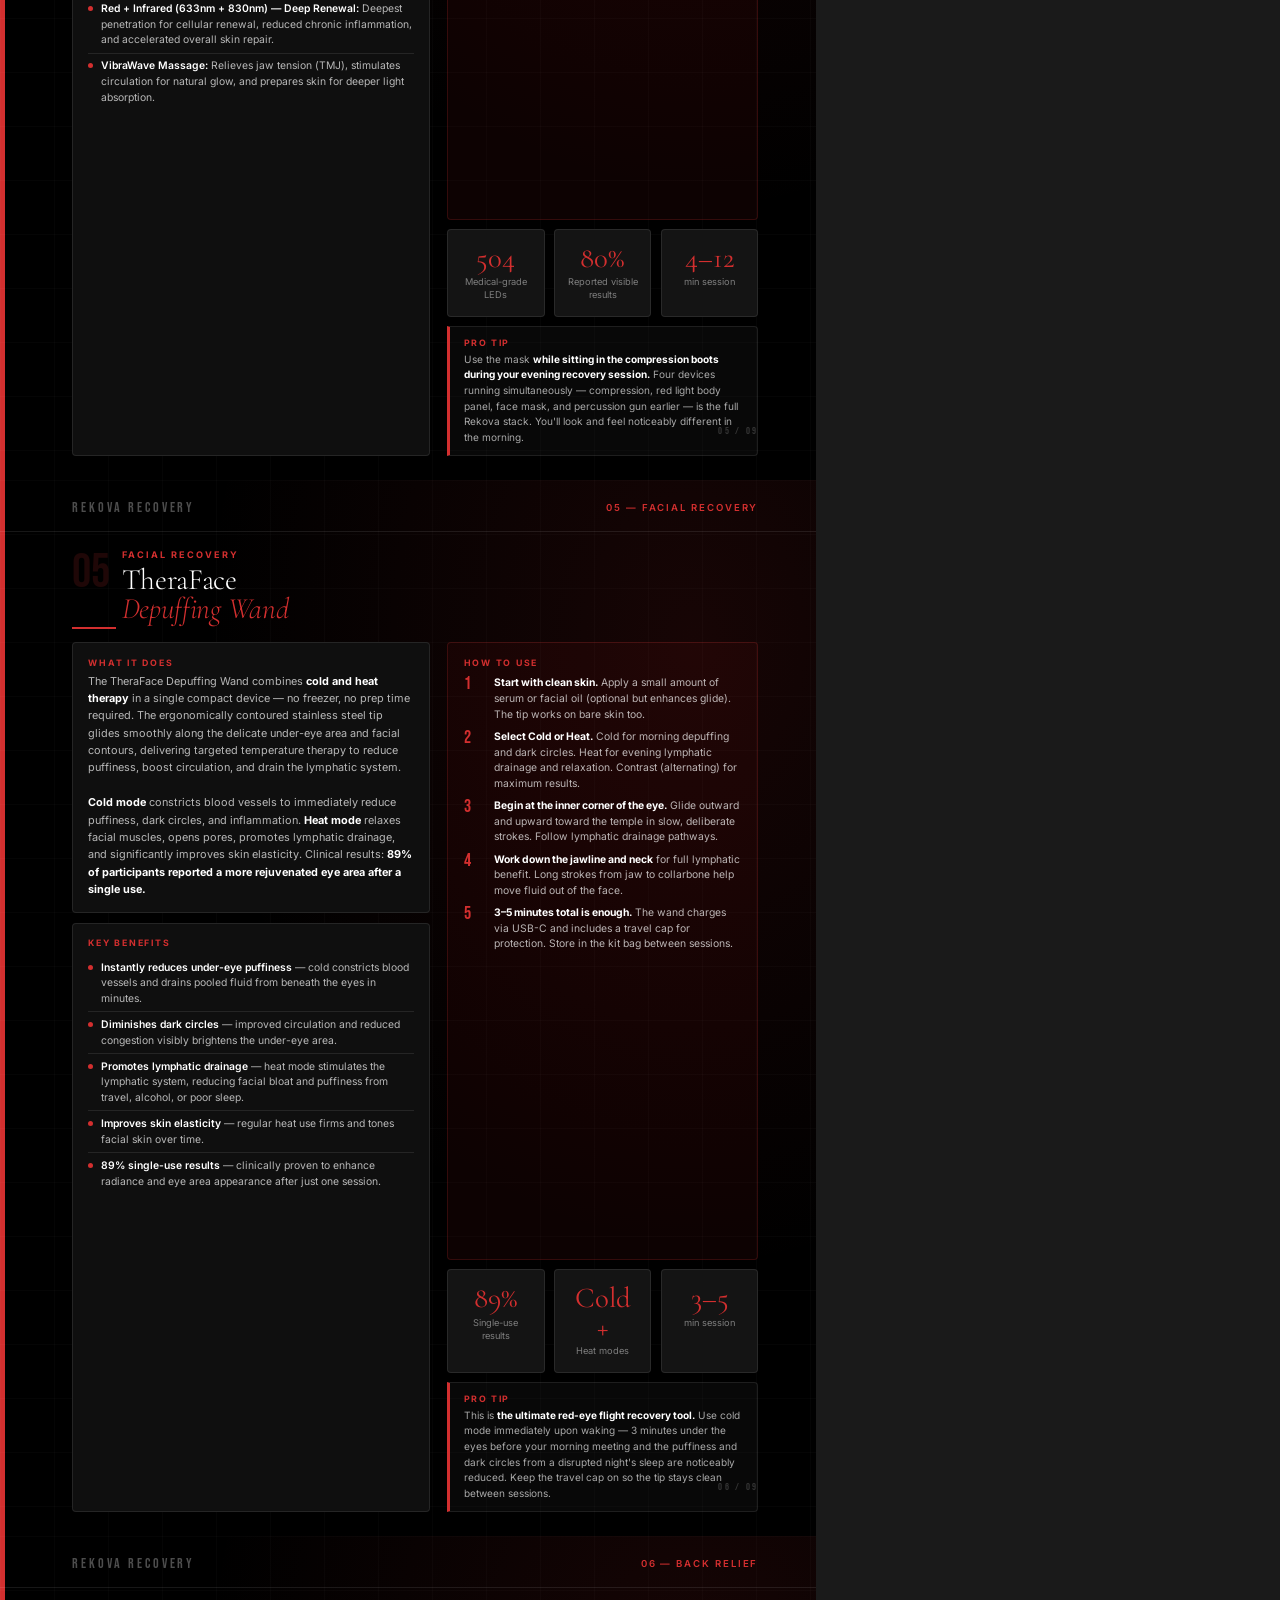
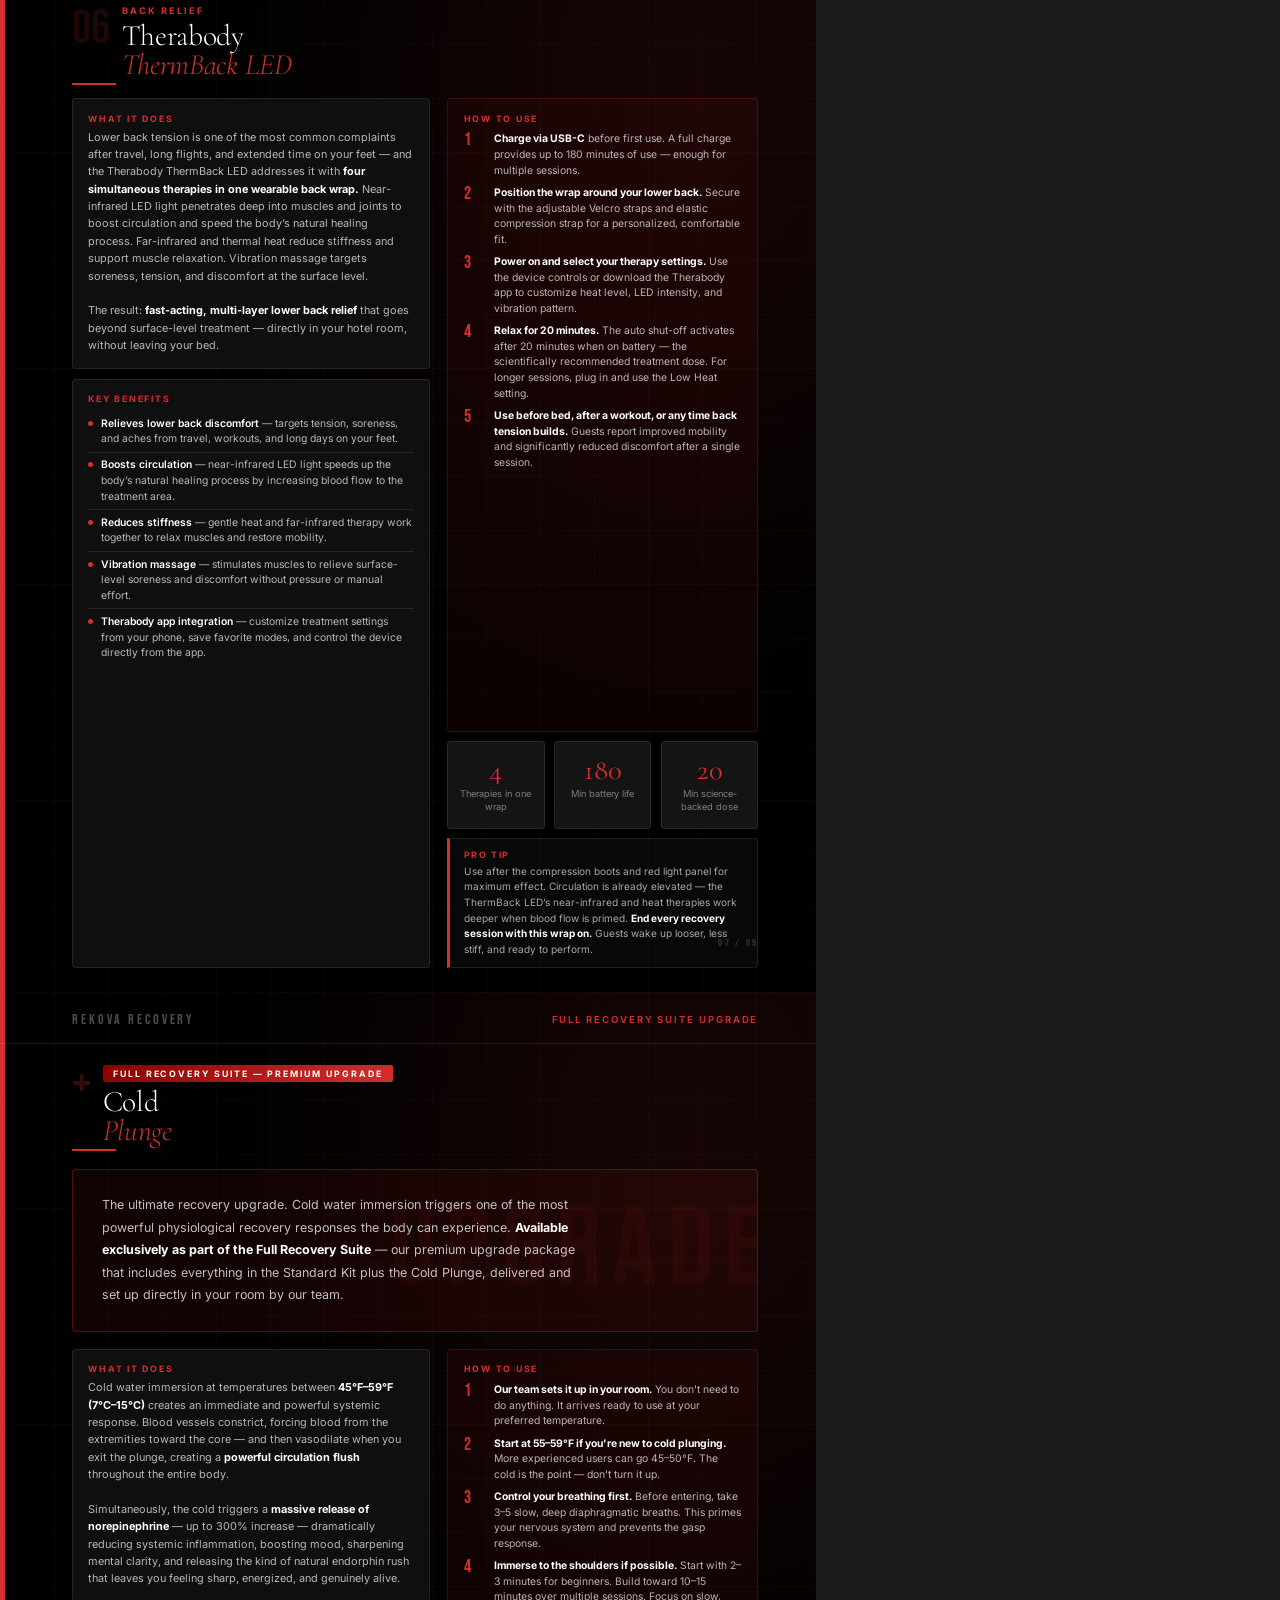
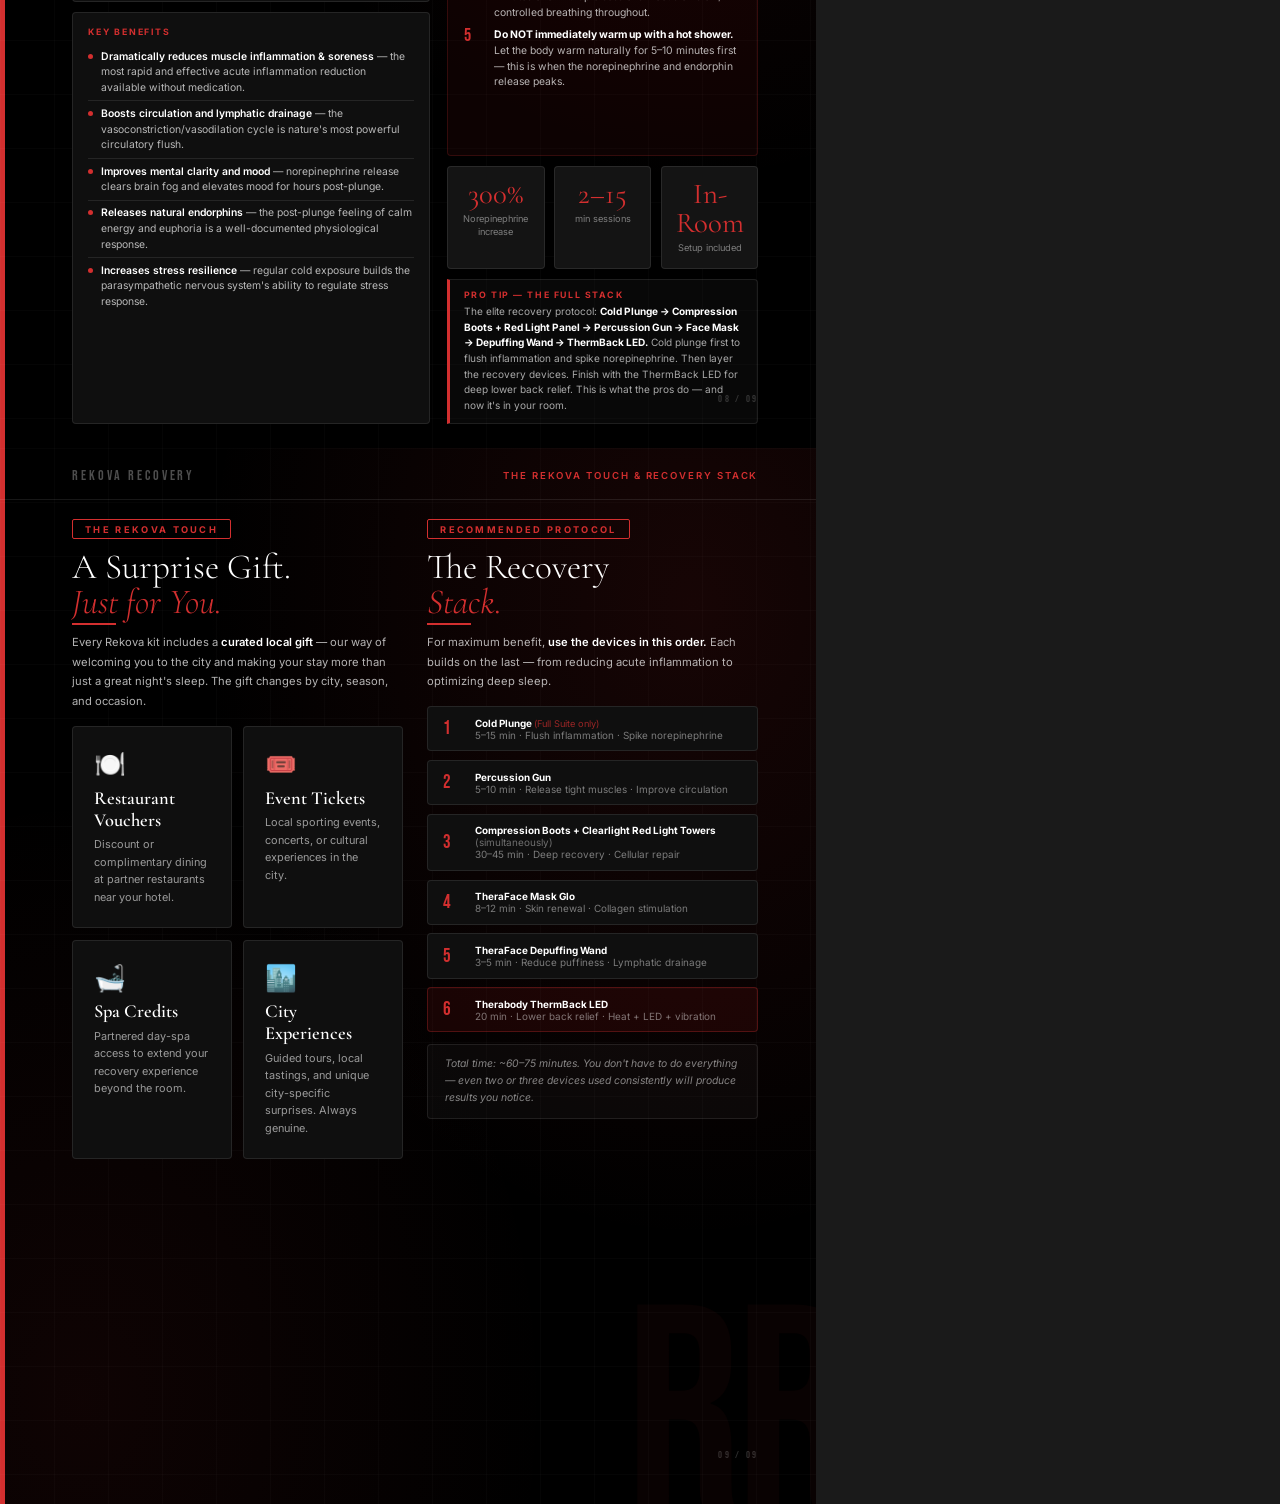
<file: product-usage-guide.html>
<!DOCTYPE html>
<html lang="en">
<head>
<meta charset="UTF-8">
<title>Rekova Recovery — Product Benefits & Usage Guide</title>
<link href="https://fonts.googleapis.com/css2?family=Cormorant+Garamond:ital,wght@0,300;0,400;0,600;0,700;1,300;1,400&family=Inter:wght@300;400;500;600;700&family=Bebas+Neue&display=swap" rel="stylesheet">
<style>
  *, *::before, *::after { box-sizing: border-box; margin: 0; padding: 0; }

  :root {
    --red: #D32F2F;
    --red-dark: #a82020;
    --black: #000000;
    --card: #0f0f0f;
    --card2: #141414;
    --white: #ffffff;
    --gray: rgba(255,255,255,0.55);
    --border: rgba(255,255,255,0.09);
  }

  @page {
    size: 8.5in 11in;
    margin: 0;
  }

  body {
    font-family: 'Inter', sans-serif;
    background: #1a1a1a;
    color: var(--white);
    -webkit-print-color-adjust: exact;
    print-color-adjust: exact;
  }

  /* ================================
     PAGE BASE
  ================================ */
  .page {
    width: 8.5in;
    height: 11in;
    background: var(--black);
    position: relative;
    overflow: hidden;
    page-break-after: always;
    break-after: page;
    display: flex;
    flex-direction: column;
  }

  .red-bar {
    position: absolute;
    left: 0; top: 0; bottom: 0;
    width: 5px;
    background: var(--red);
  }
  .bg-grid {
    position: absolute;
    inset: 0;
    background-image:
      linear-gradient(rgba(255,255,255,0.02) 1px, transparent 1px),
      linear-gradient(90deg, rgba(255,255,255,0.02) 1px, transparent 1px);
    background-size: 54px 54px;
    pointer-events: none;
  }
  .bg-radial {
    position: absolute;
    inset: 0;
    background: radial-gradient(ellipse at 85% 15%, rgba(211,47,47,0.11) 0%, transparent 50%);
    pointer-events: none;
  }
  .bg-radial-bottom {
    position: absolute;
    inset: 0;
    background: radial-gradient(ellipse at 10% 90%, rgba(211,47,47,0.07) 0%, transparent 45%);
    pointer-events: none;
  }
  .watermark {
    position: absolute;
    bottom: -60px;
    right: -30px;
    font-family: 'Bebas Neue', sans-serif;
    font-size: 18rem;
    color: rgba(211,47,47,0.04);
    line-height: 1;
    letter-spacing: -0.02em;
    pointer-events: none;
    user-select: none;
  }
  .page-num {
    position: absolute;
    bottom: 0.45in;
    right: 0.6in;
    font-family: 'Bebas Neue', sans-serif;
    font-size: 0.65rem;
    letter-spacing: 0.22em;
    color: rgba(255,255,255,0.18);
  }

  /* ================================
     TYPOGRAPHY
  ================================ */
  .label-tag {
    display: inline-block;
    font-size: 0.58rem;
    font-weight: 700;
    letter-spacing: 0.25em;
    text-transform: uppercase;
    color: var(--red);
    border: 1px solid var(--red);
    padding: 0.22rem 0.75rem;
    border-radius: 2px;
    margin-bottom: 0.6rem;
  }
  h1.hero-title {
    font-family: 'Cormorant Garamond', serif;
    font-size: 5.2rem;
    font-weight: 300;
    line-height: 0.95;
    letter-spacing: -0.02em;
  }
  h1.hero-title em { color: var(--red); font-style: italic; }
  h2.section-title {
    font-family: 'Cormorant Garamond', serif;
    font-size: 2.8rem;
    font-weight: 300;
    line-height: 1.0;
  }
  h2.section-title em { color: var(--red); font-style: italic; }
  .divider {
    width: 44px;
    height: 2px;
    background: var(--red);
    margin: 0.25rem 0;
  }
  p.body-text {
    font-size: 0.78rem;
    line-height: 1.75;
    color: rgba(255,255,255,0.7);
  }
  p.body-text strong { color: var(--white); font-weight: 600; }

  /* ================================
     COVER
  ================================ */
  .cover {
    padding: 0.6in 0.6in 0.6in 0.75in;
    justify-content: space-between;
  }
  .cover-header {
    display: flex;
    justify-content: space-between;
    align-items: center;
    position: relative;
    z-index: 2;
  }
  .cover-logo-text {
    font-family: 'Bebas Neue', sans-serif;
    font-size: 1.4rem;
    letter-spacing: 0.18em;
    color: var(--white);
  }
  .cover-badge {
    background: var(--red);
    font-family: 'Bebas Neue', sans-serif;
    font-size: 0.8rem;
    letter-spacing: 0.18em;
    padding: 0.35rem 1rem;
    border-radius: 2px;
    color: var(--white);
  }
  .cover-hero {
    position: relative;
    z-index: 2;
    flex: 1;
    display: flex;
    flex-direction: column;
    justify-content: center;
    padding-top: 0.8in;
  }
  .cover-footer {
    position: relative;
    z-index: 2;
    display: flex;
    justify-content: space-between;
    align-items: flex-end;
    border-top: 1px solid rgba(255,255,255,0.09);
    padding-top: 0.25in;
  }
  .cover-footer p {
    font-size: 0.65rem;
    color: rgba(255,255,255,0.35);
    letter-spacing: 0.1em;
    text-transform: uppercase;
    line-height: 1.8;
  }

  /* ================================
     PAGE HEADER
  ================================ */
  .page-header {
    position: relative;
    z-index: 2;
    padding: 0.2in 0.6in 0.15in 0.75in;
    border-bottom: 1px solid var(--border);
    display: flex;
    justify-content: space-between;
    align-items: center;
    flex-shrink: 0;
  }
  .page-header-logo {
    font-family: 'Bebas Neue', sans-serif;
    font-size: 0.9rem;
    letter-spacing: 0.2em;
    color: rgba(255,255,255,0.3);
  }
  .page-header-section {
    font-size: 0.6rem;
    font-weight: 600;
    letter-spacing: 0.2em;
    text-transform: uppercase;
    color: var(--red);
  }
  .page-content {
    position: relative;
    z-index: 2;
    padding: 0.18in 0.6in 0.25in 0.75in;
    flex: 1;
    display: flex;
    flex-direction: column;
  }

  /* ================================
     PRODUCT PAGE LAYOUT
  ================================ */
  .product-layout {
    display: grid;
    grid-template-columns: 1.15fr 1fr;
    gap: 0.18in;
    margin-top: 0.1in;
    flex: 1;
  }
  .product-left { display: flex; flex-direction: column; gap: 0.1in; }
  .product-right { display: flex; flex-direction: column; gap: 0.1in; }

  /* Product number stamp */
  .product-stamp {
    display: flex;
    align-items: flex-start;
    gap: 0.12in;
    margin-bottom: 0.03in;
  }
  .product-stamp-num {
    font-family: 'Bebas Neue', sans-serif;
    font-size: 3rem;
    color: rgba(211,47,47,0.15);
    line-height: 1;
    flex-shrink: 0;
  }
  .product-stamp-body { flex: 1; }
  .product-stamp-body .badge {
    font-size: 0.57rem;
    font-weight: 700;
    letter-spacing: 0.22em;
    text-transform: uppercase;
    color: var(--red);
    display: block;
    margin-bottom: 0.05in;
  }
  .product-stamp-body h2 {
    font-family: 'Cormorant Garamond', serif;
    font-size: 1.85rem;
    font-weight: 300;
    line-height: 1.0;
    letter-spacing: -0.01em;
  }
  .product-stamp-body h2 em { color: var(--red); font-style: italic; }

  /* What it does */
  .what-it-does {
    background: var(--card);
    border: 1px solid var(--border);
    border-radius: 4px;
    padding: 0.14in 0.16in;
  }
  .what-it-does .section-label {
    font-size: 0.55rem;
    font-weight: 700;
    letter-spacing: 0.2em;
    text-transform: uppercase;
    color: var(--red);
    margin-bottom: 0.05in;
  }
  .what-it-does p {
    font-size: 0.68rem;
    color: rgba(255,255,255,0.7);
    line-height: 1.6;
  }
  .what-it-does p strong { color: var(--white); }

  /* Benefits list */
  .benefits-box {
    background: var(--card);
    border: 1px solid var(--border);
    border-radius: 4px;
    padding: 0.14in 0.16in;
    flex: 1;
  }
  .benefits-box .section-label {
    font-size: 0.55rem;
    font-weight: 700;
    letter-spacing: 0.2em;
    text-transform: uppercase;
    color: var(--red);
    margin-bottom: 0.07in;
  }
  .benefit-item {
    display: flex;
    align-items: flex-start;
    gap: 0.08in;
    padding: 0.05in 0;
    border-bottom: 1px solid var(--border);
  }
  .benefit-item:last-child { border-bottom: none; }
  .benefit-dot {
    width: 5px;
    height: 5px;
    background: var(--red);
    border-radius: 50%;
    flex-shrink: 0;
    margin-top: 5px;
  }
  .benefit-item p {
    font-size: 0.65rem;
    color: rgba(255,255,255,0.7);
    line-height: 1.5;
  }
  .benefit-item p strong { color: var(--white); font-weight: 600; }

  /* How to use */
  .how-to-use {
    background: rgba(211,47,47,0.06);
    border: 1px solid rgba(211,47,47,0.2);
    border-radius: 4px;
    padding: 0.14in 0.16in;
    flex: 1;
  }
  .how-to-use .section-label {
    font-size: 0.55rem;
    font-weight: 700;
    letter-spacing: 0.2em;
    text-transform: uppercase;
    color: var(--red);
    margin-bottom: 0.08in;
  }
  .step-item {
    display: flex;
    gap: 0.1in;
    align-items: flex-start;
    margin-bottom: 0.07in;
  }
  .step-item:last-child { margin-bottom: 0; }
  .step-num {
    font-family: 'Bebas Neue', sans-serif;
    font-size: 1.1rem;
    color: var(--red);
    line-height: 1;
    flex-shrink: 0;
    width: 0.22in;
  }
  .step-text {
    font-size: 0.65rem;
    color: rgba(255,255,255,0.7);
    line-height: 1.5;
  }
  .step-text strong { color: var(--white); }

  /* Stats box */
  .stats-row {
    display: grid;
    grid-template-columns: repeat(3, 1fr);
    gap: 0.1in;
  }
  .stat-box {
    background: var(--card2);
    border: 1px solid var(--border);
    border-radius: 4px;
    padding: 0.14in 0.12in;
    text-align: center;
  }
  .stat-box .stat-num {
    font-family: 'Cormorant Garamond', serif;
    font-size: 1.8rem;
    font-weight: 400;
    color: var(--red);
    line-height: 1;
  }
  .stat-box .stat-label {
    font-size: 0.58rem;
    color: rgba(255,255,255,0.45);
    line-height: 1.4;
    margin-top: 0.04in;
  }

  /* Session info bar */
  .session-bar {
    background: var(--card2);
    border: 1px solid var(--border);
    border-radius: 4px;
    padding: 0.14in 0.2in;
    display: flex;
    gap: 0.25in;
    align-items: center;
    flex-wrap: wrap;
  }
  .session-info {
    display: flex;
    align-items: center;
    gap: 0.08in;
  }
  .session-info .si-label {
    font-size: 0.57rem;
    font-weight: 700;
    letter-spacing: 0.15em;
    text-transform: uppercase;
    color: rgba(255,255,255,0.3);
  }
  .session-info .si-value {
    font-size: 0.7rem;
    font-weight: 600;
    color: var(--white);
  }
  .session-info .si-sep {
    width: 1px;
    height: 0.14in;
    background: var(--border);
    margin-left: 0.08in;
  }

  /* Pro tip */
  .pro-tip {
    background: rgba(255,255,255,0.03);
    border: 1px solid var(--border);
    border-left: 3px solid var(--red);
    border-radius: 0 4px 4px 0;
    padding: 0.1in 0.14in;
  }
  .pro-tip .pt-label {
    font-size: 0.55rem;
    font-weight: 700;
    letter-spacing: 0.18em;
    text-transform: uppercase;
    color: var(--red);
    margin-bottom: 0.04in;
  }
  .pro-tip p {
    font-size: 0.63rem;
    color: rgba(255,255,255,0.65);
    line-height: 1.55;
  }
  .pro-tip p strong { color: var(--white); }

  /* ================================
     COLD PLUNGE UPGRADE PAGE
  ================================ */
  .upgrade-hero {
    background: rgba(211,47,47,0.08);
    border: 1px solid rgba(211,47,47,0.3);
    border-radius: 4px;
    padding: 0.25in 0.3in;
    margin-top: 0.15in;
    position: relative;
    overflow: hidden;
  }
  .upgrade-hero::before {
    content: 'UPGRADE';
    position: absolute;
    right: -0.2in;
    top: 50%;
    transform: translateY(-50%);
    font-family: 'Bebas Neue', sans-serif;
    font-size: 7rem;
    color: rgba(211,47,47,0.06);
    letter-spacing: 0.1em;
    pointer-events: none;
  }

  /* ================================
     GIFT PAGE
  ================================ */
  .gift-grid {
    display: grid;
    grid-template-columns: 1fr 1fr;
    gap: 0.18in;
    margin-top: 0.18in;
  }
  .gift-card {
    background: var(--card);
    border: 1px solid var(--border);
    border-radius: 4px;
    padding: 0.22in;
  }
  .gift-card .gift-icon {
    font-size: 1.6rem;
    margin-bottom: 0.08in;
  }
  .gift-card h4 {
    font-family: 'Cormorant Garamond', serif;
    font-size: 1.15rem;
    font-weight: 600;
    margin-bottom: 0.06in;
  }
  .gift-card p {
    font-size: 0.68rem;
    color: rgba(255,255,255,0.58);
    line-height: 1.6;
  }
</style>
</head>
<body>

<!-- ============================================================
     PAGE 1 — COVER
============================================================ -->
<div class="page cover">
  <div class="red-bar"></div>
  <div class="bg-grid"></div>
  <div class="bg-radial"></div>
  <div class="bg-radial-bottom"></div>
  <div class="watermark">RR</div>

  <div class="cover-header" style="position:relative; z-index:2;">
    <div class="cover-logo-text">REKOVA RECOVERY</div>
    <div class="cover-badge">GUEST & STAFF REFERENCE</div>
  </div>

  <div class="cover-hero">
    <div class="label-tag">Product Reference Guide</div>
    <h1 class="hero-title">
      Know the<br>
      <em>Products.</em><br>
      Feel the<br>
      Results.
    </h1>
    <div class="divider"></div>
    <p class="body-text" style="max-width:4.8in; margin-top:0.1in;">
      A complete reference for every device in the Rekova Recovery Kit —<br>
      what it does, how it works, and how to get the most out of every session.
    </p>
  </div>

  <div class="cover-footer">
    <div>
      <p>Rekova Recovery · Product Benefits & Usage Guide</p>
      <p>6 Recovery Devices &nbsp;·&nbsp; 1 Surprise Gift &nbsp;·&nbsp; Full Recovery Suite Available</p>
    </div>
    <div>
      <p style="text-align:right;">rekovarecovery.com</p>
    </div>
  </div>

  <div class="page-num">01 / 09</div>
</div>


<!-- ============================================================
     PAGE 2 — NORMATEC COMPRESSION BOOTS
============================================================ -->
<div class="page">
  <div class="red-bar"></div>
  <div class="bg-grid"></div>
  <div class="bg-radial"></div>

  <div class="page-header">
    <div class="page-header-logo">REKOVA RECOVERY</div>
    <div class="page-header-section">01 — Compression Therapy</div>
  </div>

  <div class="page-content">
    <div class="product-stamp">
      <div class="product-stamp-num">01</div>
      <div class="product-stamp-body">
        <span class="badge">Compression Therapy</span>
        <h2>Normatec<br><em>Compression Boots</em></h2>
      </div>
    </div>
    <div class="divider" style="margin-top:0;"></div>

    <div class="product-layout">
      <div class="product-left">
        <div class="what-it-does">
          <div class="section-label">What It Does</div>
          <p>
            Normatec's pneumatic compression technology uses <strong>dynamic air pressure</strong> to mimic the natural muscle pump of your legs. 
            Inflating chamber by chamber from the foot upward, the boots systematically flush metabolic waste — including lactic acid and inflammatory byproducts — 
            out of tired muscles while simultaneously pumping <strong>fresh, oxygenated blood back in.</strong>
            <br><br>
            This is the same technology trusted by Olympic teams, NFL franchises, NBA squads, and elite endurance athletes around the world. 
            What used to require a team physio can now happen in your hotel room while you relax.
          </p>
        </div>

        <div class="benefits-box">
          <div class="section-label">Key Benefits</div>
          <div class="benefit-item">
            <div class="benefit-dot"></div>
            <p><strong>Reduces DOMS (Delayed Onset Muscle Soreness)</strong> — less stiffness the morning after a hard training session, race, or long travel day.</p>
          </div>
          <div class="benefit-item">
            <div class="benefit-dot"></div>
            <p><strong>Clears lactic acid buildup</strong> — accelerates the body's natural recovery process by hours, not just minutes.</p>
          </div>
          <div class="benefit-item">
            <div class="benefit-dot"></div>
            <p><strong>Enhances lymphatic drainage</strong> — reduces swelling and inflammation in the lower limbs.</p>
          </div>
          <div class="benefit-item">
            <div class="benefit-dot"></div>
            <p><strong>Improves circulation</strong> — great for long-haul travelers, people on their feet all day, and anyone prone to swelling.</p>
          </div>
          <div class="benefit-item">
            <div class="benefit-dot"></div>
            <p><strong>Trusted by professionals</strong> — used by NFL, NBA, marathoners, and Olympic programs worldwide.</p>
          </div>
        </div>
      </div>

      <div class="product-right">
        <div class="how-to-use">
          <div class="section-label">How to Use</div>
          <div class="step-item">
            <div class="step-num">1</div>
            <div class="step-text"><strong>Set up on the bed or a flat surface.</strong> Lay the boot sleeves flat and connect the air hose to the control unit.</div>
          </div>
          <div class="step-item">
            <div class="step-num">2</div>
            <div class="step-text"><strong>Slide your legs in.</strong> Sit comfortably with legs inserted up to the hip. You should be relaxed — lying back or reclining is ideal.</div>
          </div>
          <div class="step-item">
            <div class="step-num">3</div>
            <div class="step-text"><strong>Power on and select your intensity.</strong> Start at a lower setting and increase to your comfort level. The device will run through automated cycles.</div>
          </div>
          <div class="step-item">
            <div class="step-num">4</div>
            <div class="step-text"><strong>Relax for 30–60 minutes.</strong> The boots do all the work. Use this time to read, watch TV, or pair with the red light therapy panel.</div>
          </div>
          <div class="step-item">
            <div class="step-num">5</div>
            <div class="step-text"><strong>Power off and remove.</strong> You should feel noticeably lighter in your legs. Drink water to support continued flush of metabolic waste.</div>
          </div>
        </div>

        <div class="stats-row">
          <div class="stat-box">
            <div class="stat-num">30–60</div>
            <div class="stat-label">min session</div>
          </div>
          <div class="stat-box">
            <div class="stat-num">NFL</div>
            <div class="stat-label">NBA & Olympic use</div>
          </div>
          <div class="stat-box">
            <div class="stat-num">Full</div>
            <div class="stat-label">leg coverage</div>
          </div>
        </div>

        <div class="pro-tip">
          <div class="pt-label">Pro Tip</div>
          <p>Use the compression boots <strong>within 60–90 minutes after exercise</strong> for maximum benefit. Pair with the red light therapy panel simultaneously — compression works the muscles from the outside while red light works at a cellular level from within.</p>
        </div>
      </div>
    </div>
  </div>

  <div class="page-num">02 / 09</div>
</div>


<!-- ============================================================
     PAGE 3 — RED LIGHT THERAPY PANEL
============================================================ -->
<div class="page">
  <div class="red-bar"></div>
  <div class="bg-grid"></div>
  <div class="bg-radial"></div>

  <div class="page-header">
    <div class="page-header-logo">REKOVA RECOVERY</div>
    <div class="page-header-section">02 — Photobiomodulation</div>
  </div>

  <div class="page-content">
    <div class="product-stamp">
      <div class="product-stamp-num">02</div>
      <div class="product-stamp-body">
        <span class="badge">Photobiomodulation</span>
        <h2>Clearlight<br><em>Red Light Towers</em></h2>
      </div>
    </div>
    <div class="divider" style="margin-top:0;"></div>
    <p style="font-size:0.72rem; font-weight:700; color:var(--red); letter-spacing:0.08em; text-transform:uppercase; margin-bottom:0.12in;">&#9632; In Partnership with Clearlight Saunas</p>

    <div class="product-layout">
      <div class="product-left">
        <div class="what-it-does">
          <div class="section-label">What It Does</div>
          <p>
            Red light therapy delivers <strong>clinical-grade wavelengths of light</strong> — 660nm (red) and 850nm (near-infrared) — directly into your muscle tissue and cells via the <strong>Clearlight True Wave&#8482; Red Light Tower</strong>.
            The freestanding tower format provides full-body coverage in a single session — no repositioning, no guesswork. 
            <strong>stimulating ATP (cellular energy) production</strong> and accelerating the body’s natural repair processes.
            <br><br>
            The result: reduced inflammation, faster muscle repair, improved collagen synthesis, better sleep onset, and higher next-day energy. 
            Clearlight’s <strong>True Wave&#8482; dual-element technology</strong> produces consistent, medical-grade output trusted in professional wellness centers and elite performance facilities worldwide.
          </p>
        </div>

        <div class="benefits-box">
          <div class="section-label">Key Benefits</div>
          <div class="benefit-item">
            <div class="benefit-dot"></div>
            <p><strong>Reduces chronic and acute inflammation</strong> — targets inflammatory pathways at a cellular level without medication.</p>
          </div>
          <div class="benefit-item">
            <div class="benefit-dot"></div>
            <p><strong>Accelerates muscle tissue repair</strong> — ATP production speeds up the rebuilding of micro-tears from exercise.</p>
          </div>
          <div class="benefit-item">
            <div class="benefit-dot"></div>
            <p><strong>Improves sleep quality and onset</strong> — exposure before bed regulates melatonin production and helps the body wind down naturally.</p>
          </div>
          <div class="benefit-item">
            <div class="benefit-dot"></div>
            <p><strong>Boosts next-day energy and mental clarity</strong> — mitochondrial stimulation carries over into the following day's performance.</p>
          </div>
          <div class="benefit-item">
            <div class="benefit-dot"></div>
            <p><strong>Supports skin health</strong> — stimulates collagen and elastin production for improved skin tone and texture.</p>
          </div>
        </div>
      </div>

      <div class="product-right">
        <div class="how-to-use">
          <div class="section-label">How to Use</div>
          <div class="step-item">
            <div class="step-num">1</div>
            <div class="step-text"><strong>Position the Clearlight tower.</strong> Stand, sit, or lie 6–12 inches from the tower. The freestanding design covers full height — most guests place it beside the desk or at the foot of the bed.</div>
          </div>
          <div class="step-item">
            <div class="step-num">2</div>
            <div class="step-text"><strong>Expose the target area.</strong> Remove clothing from the area you want to treat. The light cannot penetrate fabric effectively.</div>
          </div>
          <div class="step-item">
            <div class="step-num">3</div>
            <div class="step-text"><strong>Power on and select your mode.</strong> Red (660nm) for surface-level muscle and skin. Near-infrared (850nm) for deeper tissue and joints. Many sessions use both.</div>
          </div>
          <div class="step-item">
            <div class="step-num">4</div>
            <div class="step-text"><strong>Session time: 10–20 minutes.</strong> Set a timer. Move the panel or rotate your position to cover different areas if needed.</div>
          </div>
          <div class="step-item">
            <div class="step-num">5</div>
            <div class="step-text"><strong>Use before sleep for best results.</strong> Red light in the evening primes your body for deep, restorative sleep.</div>
          </div>
        </div>

        <div class="stats-row">
          <div class="stat-box">
            <div class="stat-num">660nm</div>
            <div class="stat-label">Red wavelength</div>
          </div>
          <div class="stat-box">
            <div class="stat-num">850nm</div>
            <div class="stat-label">Near-infrared</div>
          </div>
          <div class="stat-box">
            <div class="stat-num">3,000+</div>
            <div class="stat-label">Supporting studies</div>
          </div>
        </div>

        <div class="pro-tip">
          <div class="pt-label">Pro Tip</div>
          <p>Use the Clearlight tower <strong>while wearing the compression boots</strong> for a powerful dual-modality recovery session. 
          Near-infrared at 850nm penetrates up to 2–3cm into tissue — ideal for knee, shoulder, and hip joints. 
          <strong>Avoid looking directly at the tower.</strong></p>
        </div>
      </div>
    </div>
  </div>

  <div class="page-num">03 / 09</div>
</div>


<!-- ============================================================
     PAGE 4 — HYPERICE PERCUSSION GUN
============================================================ -->
<div class="page">
  <div class="red-bar"></div>
  <div class="bg-grid"></div>
  <div class="bg-radial"></div>

  <div class="page-header">
    <div class="page-header-logo">REKOVA RECOVERY</div>
    <div class="page-header-section">03 — Percussive Therapy</div>
  </div>

  <div class="page-content">
    <div class="product-stamp">
      <div class="product-stamp-num">03</div>
      <div class="product-stamp-body">
        <span class="badge">Percussive Therapy</span>
        <h2>Hyperice<br><em>Percussion Gun</em></h2>
      </div>
    </div>
    <div class="divider" style="margin-top:0;"></div>

    <div class="product-layout">
      <div class="product-left">
        <div class="what-it-does">
          <div class="section-label">What It Does</div>
          <p>
            The Hyperice Hypervolt delivers <strong>rapid, high-frequency percussive vibrations</strong> directly into muscle tissue, 
            providing deep tissue therapy that a foam roller simply cannot replicate. 
            The percussive action breaks up adhesions and knots, activates the nervous system, 
            increases blood flow to targeted areas, and <strong>significantly improves range of motion</strong> in minutes.
            <br><br>
            Equally effective as a <strong>warm-up tool</strong> to activate and prime muscles before exercise, 
            or as a <strong>recovery tool</strong> to release tightness and speed up post-workout repair. 
            Trusted in the training rooms of major sports franchises and Olympic programs worldwide.
          </p>
        </div>

        <div class="benefits-box">
          <div class="section-label">Key Benefits</div>
          <div class="benefit-item">
            <div class="benefit-dot"></div>
            <p><strong>Releases tight muscles and knots</strong> — targets specific areas of tension for immediate relief from tightness or cramping.</p>
          </div>
          <div class="benefit-item">
            <div class="benefit-dot"></div>
            <p><strong>Breaks up adhesions and scar tissue</strong> — improves mobility in problem areas through consistent use.</p>
          </div>
          <div class="benefit-item">
            <div class="benefit-dot"></div>
            <p><strong>Increases range of motion</strong> — pre-performance warm-up in 2 minutes that outperforms static stretching alone.</p>
          </div>
          <div class="benefit-item">
            <div class="benefit-dot"></div>
            <p><strong>Improves local circulation</strong> — increased blood flow to treated areas accelerates healing and reduces DOMS.</p>
          </div>
          <div class="benefit-item">
            <div class="benefit-dot"></div>
            <p><strong>Whisper-quiet motor</strong> — won't disturb neighbors. Use comfortably any time of night.</p>
          </div>
        </div>
      </div>

      <div class="product-right">
        <div class="how-to-use">
          <div class="section-label">How to Use</div>
          <div class="step-item">
            <div class="step-num">1</div>
            <div class="step-text"><strong>Select the right attachment head.</strong> Ball head for large muscles (quads, glutes, back). Bullet head for pinpoint knots. Flat head for general use. Fork head for spine/Achilles.</div>
          </div>
          <div class="step-item">
            <div class="step-num">2</div>
            <div class="step-text"><strong>Start on a lower speed.</strong> Especially for first-time use. Lower speeds are more relaxing; higher speeds are more intense and stimulating.</div>
          </div>
          <div class="step-item">
            <div class="step-num">3</div>
            <div class="step-text"><strong>Glide slowly over the muscle.</strong> Don't hold on one spot for more than 15–30 seconds. Move across the entire muscle belly in slow passes.</div>
          </div>
          <div class="step-item">
            <div class="step-num">4</div>
            <div class="step-text"><strong>For knots:</strong> Hold on the tight spot at low pressure until you feel it release (30–60 seconds). Don't force it — let the vibration do the work.</div>
          </div>
          <div class="step-item">
            <div class="step-num">5</div>
            <div class="step-text"><strong>Avoid bony areas, joints, and the spine directly.</strong> Stick to muscle tissue. 1–2 minutes per muscle group is plenty for most sessions.</div>
          </div>
        </div>

        <div class="stats-row">
          <div class="stat-box">
            <div class="stat-num">1–2</div>
            <div class="stat-label">min per muscle group</div>
          </div>
          <div class="stat-box">
            <div class="stat-num">Pre &amp;</div>
            <div class="stat-label">post-performance</div>
          </div>
          <div class="stat-box">
            <div class="stat-num">4</div>
            <div class="stat-label">attachment heads</div>
          </div>
        </div>

        <div class="pro-tip">
          <div class="pt-label">Pro Tip</div>
          <p>Use it <strong>before bed on tight calves, hamstrings, and upper traps.</strong> Releasing these tension points before sleep dramatically improves sleep quality — your nervous system can finally shut down. 
          Two minutes per muscle, low speed, slow passes. You'll feel the difference immediately.</p>
        </div>
      </div>
    </div>
  </div>

  <div class="page-num">04 / 09</div>
</div>


<!-- ============================================================
     PAGE 5 — THERAFACE MASK GLO
============================================================ -->
<div class="page">
  <div class="red-bar"></div>
  <div class="bg-grid"></div>
  <div class="bg-radial"></div>

  <div class="page-header">
    <div class="page-header-logo">REKOVA RECOVERY</div>
    <div class="page-header-section">04 — LED Light Therapy</div>
  </div>

  <div class="page-content">
    <div class="product-stamp">
      <div class="product-stamp-num">04</div>
      <div class="product-stamp-body">
        <span class="badge">LED Light Therapy</span>
        <h2>TheraFace<br><em>Mask Glo</em></h2>
      </div>
    </div>
    <div class="divider" style="margin-top:0;"></div>

    <div class="product-layout">
      <div class="product-left">
        <div class="what-it-does">
          <div class="section-label">What It Does</div>
          <p>
            The TheraFace Mask Glo houses <strong>504 medical-grade LEDs</strong> that deliver three distinct light therapies across the entire face simultaneously. 
            Unlike handheld wands or small panels, full-face coverage means all areas receive equal, consistent treatment every session.
            <br><br>
            Backed by the <strong>largest clinical LED face mask study on the market</strong> — 80% of participants reported visible improvement in fine lines and wrinkles within 12 weeks. 
            The mask also features <strong>VibraWave technology</strong>: gentle facial massage vibrations that relax jaw tension, stimulate circulation, and enhance product absorption.
          </p>
        </div>

        <div class="benefits-box">
          <div class="section-label">Key Benefits by Mode</div>
          <div class="benefit-item">
            <div class="benefit-dot"></div>
            <p><strong>Red (633nm) — Anti-Aging:</strong> Stimulates collagen and elastin production. Reduces fine lines and wrinkles. Improves skin texture and firmness. Enhances radiance.</p>
          </div>
          <div class="benefit-item">
            <div class="benefit-dot"></div>
            <p><strong>Blue (415nm) — Acne Clearing:</strong> Kills acne-causing bacteria at the source. Reduces active breakouts and prevents new ones. Calms inflamed skin and minimizes redness.</p>
          </div>
          <div class="benefit-item">
            <div class="benefit-dot"></div>
            <p><strong>Red + Infrared (633nm + 830nm) — Deep Renewal:</strong> Deepest penetration for cellular renewal, reduced chronic inflammation, and accelerated overall skin repair.</p>
          </div>
          <div class="benefit-item">
            <div class="benefit-dot"></div>
            <p><strong>VibraWave Massage:</strong> Relieves jaw tension (TMJ), stimulates circulation for natural glow, and prepares skin for deeper light absorption.</p>
          </div>
        </div>
      </div>

      <div class="product-right">
        <div class="how-to-use">
          <div class="section-label">How to Use</div>
          <div class="step-item">
            <div class="step-num">1</div>
            <div class="step-text"><strong>Cleanse your face first.</strong> Remove all makeup, sunscreen, and skincare products. Clean skin allows maximum light penetration.</div>
          </div>
          <div class="step-item">
            <div class="step-num">2</div>
            <div class="step-text"><strong>Put on the mask.</strong> It's fully cordless — no cables. The adjustable strap fits all face shapes. Lie back and relax. Eyes can remain open behind the mask.</div>
          </div>
          <div class="step-item">
            <div class="step-num">3</div>
            <div class="step-text"><strong>Select your mode.</strong> Red for anti-aging, Blue for acne/clarity, Red+Infrared for deep renewal. Most guests use Red or Red+Infrared before bed.</div>
          </div>
          <div class="step-item">
            <div class="step-num">4</div>
            <div class="step-text"><strong>Session time: 4–12 minutes.</strong> The mask auto-shuts off. 4 min is a quick session; 10–12 min delivers the full clinical benefit.</div>
          </div>
          <div class="step-item">
            <div class="step-num">5</div>
            <div class="step-text"><strong>Apply serum or moisturizer immediately after.</strong> Blood flow and cellular receptivity are elevated post-session — your skincare absorbs 2–3x better right now.</div>
          </div>
        </div>

        <div class="stats-row">
          <div class="stat-box">
            <div class="stat-num">504</div>
            <div class="stat-label">Medical-grade LEDs</div>
          </div>
          <div class="stat-box">
            <div class="stat-num">80%</div>
            <div class="stat-label">Reported visible results</div>
          </div>
          <div class="stat-box">
            <div class="stat-num">4–12</div>
            <div class="stat-label">min session</div>
          </div>
        </div>

        <div class="pro-tip">
          <div class="pt-label">Pro Tip</div>
          <p>Use the mask <strong>while sitting in the compression boots during your evening recovery session.</strong> Four devices running simultaneously — compression, red light body panel, face mask, and percussion gun earlier — is the full Rekova stack. You'll look and feel noticeably different in the morning.</p>
        </div>
      </div>
    </div>
  </div>

  <div class="page-num">05 / 09</div>
</div>


<!-- ============================================================
     PAGE 6 — THERAFACE DEPUFFING WAND
============================================================ -->
<div class="page">
  <div class="red-bar"></div>
  <div class="bg-grid"></div>
  <div class="bg-radial"></div>

  <div class="page-header">
    <div class="page-header-logo">REKOVA RECOVERY</div>
    <div class="page-header-section">05 — Facial Recovery</div>
  </div>

  <div class="page-content">
    <div class="product-stamp">
      <div class="product-stamp-num">05</div>
      <div class="product-stamp-body">
        <span class="badge">Facial Recovery</span>
        <h2>TheraFace<br><em>Depuffing Wand</em></h2>
      </div>
    </div>
    <div class="divider" style="margin-top:0;"></div>

    <div class="product-layout">
      <div class="product-left">
        <div class="what-it-does">
          <div class="section-label">What It Does</div>
          <p>
            The TheraFace Depuffing Wand combines <strong>cold and heat therapy</strong> in a single compact device — no freezer, no prep time required. 
            The ergonomically contoured stainless steel tip glides smoothly along the delicate under-eye area and facial contours, 
            delivering targeted temperature therapy to reduce puffiness, boost circulation, and drain the lymphatic system.
            <br><br>
            <strong>Cold mode</strong> constricts blood vessels to immediately reduce puffiness, dark circles, and inflammation. 
            <strong>Heat mode</strong> relaxes facial muscles, opens pores, promotes lymphatic drainage, and significantly improves skin elasticity. 
            Clinical results: <strong>89% of participants reported a more rejuvenated eye area after a single use.</strong>
          </p>
        </div>

        <div class="benefits-box">
          <div class="section-label">Key Benefits</div>
          <div class="benefit-item">
            <div class="benefit-dot"></div>
            <p><strong>Instantly reduces under-eye puffiness</strong> — cold constricts blood vessels and drains pooled fluid from beneath the eyes in minutes.</p>
          </div>
          <div class="benefit-item">
            <div class="benefit-dot"></div>
            <p><strong>Diminishes dark circles</strong> — improved circulation and reduced congestion visibly brightens the under-eye area.</p>
          </div>
          <div class="benefit-item">
            <div class="benefit-dot"></div>
            <p><strong>Promotes lymphatic drainage</strong> — heat mode stimulates the lymphatic system, reducing facial bloat and puffiness from travel, alcohol, or poor sleep.</p>
          </div>
          <div class="benefit-item">
            <div class="benefit-dot"></div>
            <p><strong>Improves skin elasticity</strong> — regular heat use firms and tones facial skin over time.</p>
          </div>
          <div class="benefit-item">
            <div class="benefit-dot"></div>
            <p><strong>89% single-use results</strong> — clinically proven to enhance radiance and eye area appearance after just one session.</p>
          </div>
        </div>
      </div>

      <div class="product-right">
        <div class="how-to-use">
          <div class="section-label">How to Use</div>
          <div class="step-item">
            <div class="step-num">1</div>
            <div class="step-text"><strong>Start with clean skin.</strong> Apply a small amount of serum or facial oil (optional but enhances glide). The tip works on bare skin too.</div>
          </div>
          <div class="step-item">
            <div class="step-num">2</div>
            <div class="step-text"><strong>Select Cold or Heat.</strong> Cold for morning depuffing and dark circles. Heat for evening lymphatic drainage and relaxation. Contrast (alternating) for maximum results.</div>
          </div>
          <div class="step-item">
            <div class="step-num">3</div>
            <div class="step-text"><strong>Begin at the inner corner of the eye.</strong> Glide outward and upward toward the temple in slow, deliberate strokes. Follow lymphatic drainage pathways.</div>
          </div>
          <div class="step-item">
            <div class="step-num">4</div>
            <div class="step-text"><strong>Work down the jawline and neck</strong> for full lymphatic benefit. Long strokes from jaw to collarbone help move fluid out of the face.</div>
          </div>
          <div class="step-item">
            <div class="step-num">5</div>
            <div class="step-text"><strong>3–5 minutes total is enough.</strong> The wand charges via USB-C and includes a travel cap for protection. Store in the kit bag between sessions.</div>
          </div>
        </div>

        <div class="stats-row">
          <div class="stat-box">
            <div class="stat-num">89%</div>
            <div class="stat-label">Single-use results</div>
          </div>
          <div class="stat-box">
            <div class="stat-num">Cold +</div>
            <div class="stat-label">Heat modes</div>
          </div>
          <div class="stat-box">
            <div class="stat-num">3–5</div>
            <div class="stat-label">min session</div>
          </div>
        </div>

        <div class="pro-tip">
          <div class="pt-label">Pro Tip</div>
          <p>This is <strong>the ultimate red-eye flight recovery tool.</strong> Use cold mode immediately upon waking — 3 minutes under the eyes before your morning meeting and the puffiness and dark circles from a disrupted night's sleep are noticeably reduced. Keep the travel cap on so the tip stays clean between sessions.</p>
        </div>
      </div>
    </div>
  </div>

  <div class="page-num">06 / 09</div>
</div>


<!-- ============================================================
     PAGE 7 — THERABODY THERMBACK LED
============================================================ -->
<div class="page">
  <div class="red-bar"></div>
  <div class="bg-grid"></div>
  <div class="bg-radial"></div>

  <div class="page-header">
    <div class="page-header-logo">REKOVA RECOVERY</div>
    <div class="page-header-section">06 — Back Relief</div>
  </div>

  <div class="page-content">
    <div class="product-stamp">
      <div class="product-stamp-num">06</div>
      <div class="product-stamp-body">
        <span class="badge">Back Relief</span>
        <h2>Therabody<br><em>ThermBack LED</em></h2>
      </div>
    </div>
    <div class="divider" style="margin-top:0;"></div>

    <div class="product-layout">
      <div class="product-left">
        <div class="what-it-does">
          <div class="section-label">What It Does</div>
          <p>
            Lower back tension is one of the most common complaints after travel, long flights, and extended time on your feet — and the Therabody ThermBack LED addresses it with <strong>four simultaneous therapies in one wearable back wrap.</strong>
            Near-infrared LED light penetrates deep into muscles and joints to boost circulation and speed the body’s natural healing process. Far-infrared and thermal heat reduce stiffness and support muscle relaxation. Vibration massage targets soreness, tension, and discomfort at the surface level.
            <br><br>
            The result: <strong>fast-acting, multi-layer lower back relief</strong> that goes beyond surface-level treatment — directly in your hotel room, without leaving your bed.
          </p>
        </div>

        <div class="benefits-box">
          <div class="section-label">Key Benefits</div>
          <div class="benefit-item">
            <div class="benefit-dot"></div>
            <p><strong>Relieves lower back discomfort</strong> — targets tension, soreness, and aches from travel, workouts, and long days on your feet.</p>
          </div>
          <div class="benefit-item">
            <div class="benefit-dot"></div>
            <p><strong>Boosts circulation</strong> — near-infrared LED light speeds up the body’s natural healing process by increasing blood flow to the treatment area.</p>
          </div>
          <div class="benefit-item">
            <div class="benefit-dot"></div>
            <p><strong>Reduces stiffness</strong> — gentle heat and far-infrared therapy work together to relax muscles and restore mobility.</p>
          </div>
          <div class="benefit-item">
            <div class="benefit-dot"></div>
            <p><strong>Vibration massage</strong> — stimulates muscles to relieve surface-level soreness and discomfort without pressure or manual effort.</p>
          </div>
          <div class="benefit-item">
            <div class="benefit-dot"></div>
            <p><strong>Therabody app integration</strong> — customize treatment settings from your phone, save favorite modes, and control the device directly from the app.</p>
          </div>
        </div>
      </div>

      <div class="product-right">
        <div class="how-to-use">
          <div class="section-label">How to Use</div>
          <div class="step-item">
            <div class="step-num">1</div>
            <div class="step-text"><strong>Charge via USB-C</strong> before first use. A full charge provides up to 180 minutes of use — enough for multiple sessions.</div>
          </div>
          <div class="step-item">
            <div class="step-num">2</div>
            <div class="step-text"><strong>Position the wrap around your lower back.</strong> Secure with the adjustable Velcro straps and elastic compression strap for a personalized, comfortable fit.</div>
          </div>
          <div class="step-item">
            <div class="step-num">3</div>
            <div class="step-text"><strong>Power on and select your therapy settings.</strong> Use the device controls or download the Therabody app to customize heat level, LED intensity, and vibration pattern.</div>
          </div>
          <div class="step-item">
            <div class="step-num">4</div>
            <div class="step-text"><strong>Relax for 20 minutes.</strong> The auto shut-off activates after 20 minutes when on battery — the scientifically recommended treatment dose. For longer sessions, plug in and use the Low Heat setting.</div>
          </div>
          <div class="step-item">
            <div class="step-num">5</div>
            <div class="step-text"><strong>Use before bed, after a workout, or any time back tension builds.</strong> Guests report improved mobility and significantly reduced discomfort after a single session.</div>
          </div>
        </div>

        <div class="stats-row">
          <div class="stat-box">
            <div class="stat-num">4</div>
            <div class="stat-label">Therapies in one wrap</div>
          </div>
          <div class="stat-box">
            <div class="stat-num">180</div>
            <div class="stat-label">Min battery life</div>
          </div>
          <div class="stat-box">
            <div class="stat-num">20</div>
            <div class="stat-label">Min science-backed dose</div>
          </div>
        </div>

        <div class="pro-tip">
          <div class="pt-label">Pro Tip</div>
          <p>Use after the compression boots and red light panel for maximum effect. Circulation is already elevated — the ThermBack LED’s near-infrared and heat therapies work deeper when blood flow is primed. <strong>End every recovery session with this wrap on.</strong> Guests wake up looser, less stiff, and ready to perform.</p>
        </div>
      </div>
    </div>
  </div>

  <div class="page-num">07 / 09</div>
</div>


<!-- ============================================================
     PAGE 8 — COLD PLUNGE (FULL RECOVERY SUITE)
============================================================ -->
<div class="page">
  <div class="red-bar"></div>
  <div class="bg-grid"></div>
  <div class="bg-radial"></div>

  <div class="page-header">
    <div class="page-header-logo">REKOVA RECOVERY</div>
    <div class="page-header-section">Full Recovery Suite Upgrade</div>
  </div>

  <div class="page-content">
    <div class="product-stamp">
      <div class="product-stamp-num" style="color:rgba(211,47,47,0.25);">+</div>
      <div class="product-stamp-body">
        <span class="badge" style="background:linear-gradient(135deg,#8B0000,var(--red)); color:white; border:none; padding:0.2rem 0.65rem; border-radius:2px; font-size:0.55rem; letter-spacing:0.22em; text-transform:uppercase; font-weight:700; margin-bottom:0.05in; display:inline-block;">Full Recovery Suite — Premium Upgrade</span>
        <h2>Cold<br><em>Plunge</em></h2>
      </div>
    </div>
    <div class="divider" style="margin-top:0;"></div>

    <div class="upgrade-hero">
      <p style="font-size:0.78rem; line-height:1.8; color:rgba(255,255,255,0.75); position:relative; z-index:1; max-width:5in;">
        The ultimate recovery upgrade. Cold water immersion triggers one of the most powerful physiological recovery responses the body can experience. 
        <strong style="color:var(--white);">Available exclusively as part of the Full Recovery Suite</strong> — our premium upgrade package that includes everything in the Standard Kit plus the Cold Plunge, 
        delivered and set up directly in your room by our team.
      </p>
    </div>

    <div class="product-layout" style="margin-top:0.18in;">
      <div class="product-left">
        <div class="what-it-does">
          <div class="section-label">What It Does</div>
          <p>
            Cold water immersion at temperatures between <strong>45°F–59°F (7°C–15°C)</strong> creates an immediate and powerful systemic response. 
            Blood vessels constrict, forcing blood from the extremities toward the core — and then vasodilate when you exit the plunge, 
            creating a <strong>powerful circulation flush</strong> throughout the entire body.
            <br><br>
            Simultaneously, the cold triggers a <strong>massive release of norepinephrine</strong> — up to 300% increase — dramatically reducing systemic inflammation, 
            boosting mood, sharpening mental clarity, and releasing the kind of natural endorphin rush that leaves you feeling 
            sharp, energized, and genuinely alive.
          </p>
        </div>

        <div class="benefits-box">
          <div class="section-label">Key Benefits</div>
          <div class="benefit-item">
            <div class="benefit-dot"></div>
            <p><strong>Dramatically reduces muscle inflammation & soreness</strong> — the most rapid and effective acute inflammation reduction available without medication.</p>
          </div>
          <div class="benefit-item">
            <div class="benefit-dot"></div>
            <p><strong>Boosts circulation and lymphatic drainage</strong> — the vasoconstriction/vasodilation cycle is nature's most powerful circulatory flush.</p>
          </div>
          <div class="benefit-item">
            <div class="benefit-dot"></div>
            <p><strong>Improves mental clarity and mood</strong> — norepinephrine release clears brain fog and elevates mood for hours post-plunge.</p>
          </div>
          <div class="benefit-item">
            <div class="benefit-dot"></div>
            <p><strong>Releases natural endorphins</strong> — the post-plunge feeling of calm energy and euphoria is a well-documented physiological response.</p>
          </div>
          <div class="benefit-item">
            <div class="benefit-dot"></div>
            <p><strong>Increases stress resilience</strong> — regular cold exposure builds the parasympathetic nervous system's ability to regulate stress response.</p>
          </div>
        </div>
      </div>

      <div class="product-right">
        <div class="how-to-use">
          <div class="section-label">How to Use</div>
          <div class="step-item">
            <div class="step-num">1</div>
            <div class="step-text"><strong>Our team sets it up in your room.</strong> You don't need to do anything. It arrives ready to use at your preferred temperature.</div>
          </div>
          <div class="step-item">
            <div class="step-num">2</div>
            <div class="step-text"><strong>Start at 55–59°F if you're new to cold plunging.</strong> More experienced users can go 45–50°F. The cold is the point — don't turn it up.</div>
          </div>
          <div class="step-item">
            <div class="step-num">3</div>
            <div class="step-text"><strong>Control your breathing first.</strong> Before entering, take 3–5 slow, deep diaphragmatic breaths. This primes your nervous system and prevents the gasp response.</div>
          </div>
          <div class="step-item">
            <div class="step-num">4</div>
            <div class="step-text"><strong>Immerse to the shoulders if possible.</strong> Start with 2–3 minutes for beginners. Build toward 10–15 minutes over multiple sessions. Focus on slow, controlled breathing throughout.</div>
          </div>
          <div class="step-item">
            <div class="step-num">5</div>
            <div class="step-text"><strong>Do NOT immediately warm up with a hot shower.</strong> Let the body warm naturally for 5–10 minutes first — this is when the norepinephrine and endorphin release peaks.</div>
          </div>
        </div>

        <div class="stats-row">
          <div class="stat-box">
            <div class="stat-num">300%</div>
            <div class="stat-label">Norepinephrine increase</div>
          </div>
          <div class="stat-box">
            <div class="stat-num">2–15</div>
            <div class="stat-label">min sessions</div>
          </div>
          <div class="stat-box">
            <div class="stat-num">In-Room</div>
            <div class="stat-label">Setup included</div>
          </div>
        </div>

        <div class="pro-tip">
          <div class="pt-label">Pro Tip — The Full Stack</div>
          <p>The elite recovery protocol: <strong>Cold Plunge → Compression Boots + Red Light Panel → Percussion Gun → Face Mask → Depuffing Wand → ThermBack LED.</strong> 
          Cold plunge first to flush inflammation and spike norepinephrine. Then layer the recovery devices. Finish with the ThermBack LED for deep lower back relief. This is what the pros do — and now it's in your room.</p>
        </div>
      </div>
    </div>
  </div>

  <div class="page-num">08 / 09</div>
</div>


<!-- ============================================================
     PAGE 10 — THE SURPRISE GIFT + STACK GUIDE
============================================================ -->
<div class="page">
  <div class="red-bar"></div>
  <div class="bg-grid"></div>
  <div class="bg-radial"></div>
  <div class="bg-radial-bottom"></div>
  <div class="watermark">RR</div>

  <div class="page-header">
    <div class="page-header-logo">REKOVA RECOVERY</div>
    <div class="page-header-section">The Rekova Touch & Recovery Stack</div>
  </div>

  <div class="page-content">
    <div style="display:grid; grid-template-columns:1fr 1fr; gap:0.25in; flex:1;">

      <!-- LEFT: Surprise Gift -->
      <div>
        <div class="label-tag">The Rekova Touch</div>
        <h2 class="section-title" style="font-size:2.2rem;">A Surprise Gift.<br><em>Just for You.</em></h2>
        <div class="divider"></div>
        <p class="body-text" style="margin-top:0.08in; margin-bottom:0.15in; font-size:0.7rem;">
          Every Rekova kit includes a <strong>curated local gift</strong> — our way of welcoming you to the city 
          and making your stay more than just a great night's sleep. The gift changes by city, season, and occasion.
        </p>

        <div class="gift-grid" style="grid-template-columns:1fr 1fr; gap:0.12in; margin-top:0;">
          <div class="gift-card">
            <div class="gift-icon">🍽️</div>
            <h4>Restaurant Vouchers</h4>
            <p>Discount or complimentary dining at partner restaurants near your hotel.</p>
          </div>
          <div class="gift-card">
            <div class="gift-icon">🎟️</div>
            <h4>Event Tickets</h4>
            <p>Local sporting events, concerts, or cultural experiences in the city.</p>
          </div>
          <div class="gift-card">
            <div class="gift-icon">🛁</div>
            <h4>Spa Credits</h4>
            <p>Partnered day-spa access to extend your recovery experience beyond the room.</p>
          </div>
          <div class="gift-card">
            <div class="gift-icon">🏙️</div>
            <h4>City Experiences</h4>
            <p>Guided tours, local tastings, and unique city-specific surprises. Always genuine.</p>
          </div>
        </div>
      </div>

      <!-- RIGHT: Recovery Stack Guide -->
      <div>
        <div class="label-tag">Recommended Protocol</div>
        <h2 class="section-title" style="font-size:2.2rem;">The Recovery<br><em>Stack.</em></h2>
        <div class="divider"></div>
        <p class="body-text" style="margin-top:0.08in; margin-bottom:0.15in; font-size:0.7rem;">
          For maximum benefit, <strong>use the devices in this order.</strong> Each builds on the last — from reducing acute inflammation to optimizing deep sleep.
        </p>

        <div style="display:flex; flex-direction:column; gap:0.09in;">
          <div style="display:flex; align-items:center; gap:0.12in; background:var(--card); border:1px solid var(--border); border-radius:4px; padding:0.1in 0.15in;">
            <div style="font-family:'Bebas Neue',sans-serif; font-size:1.2rem; color:var(--red); flex-shrink:0; width:0.22in;">1</div>
            <div>
              <div style="font-size:0.62rem; font-weight:700; color:var(--white);">Cold Plunge <span style="color:rgba(211,47,47,0.7); font-size:0.58rem; font-weight:400;">(Full Suite only)</span></div>
              <div style="font-size:0.62rem; color:rgba(255,255,255,0.45);">5–15 min · Flush inflammation · Spike norepinephrine</div>
            </div>
          </div>
          <div style="display:flex; align-items:center; gap:0.12in; background:var(--card); border:1px solid var(--border); border-radius:4px; padding:0.1in 0.15in;">
            <div style="font-family:'Bebas Neue',sans-serif; font-size:1.2rem; color:var(--red); flex-shrink:0; width:0.22in;">2</div>
            <div>
              <div style="font-size:0.62rem; font-weight:700; color:var(--white);">Percussion Gun</div>
              <div style="font-size:0.62rem; color:rgba(255,255,255,0.45);">5–10 min · Release tight muscles · Improve circulation</div>
            </div>
          </div>
          <div style="display:flex; align-items:center; gap:0.12in; background:var(--card); border:1px solid var(--border); border-radius:4px; padding:0.1in 0.15in;">
            <div style="font-family:'Bebas Neue',sans-serif; font-size:1.2rem; color:var(--red); flex-shrink:0; width:0.22in;">3</div>
            <div>
              <div style="font-size:0.62rem; font-weight:700; color:var(--white);">Compression Boots + Clearlight Red Light Towers <span style="color:rgba(255,255,255,0.4); font-weight:400;">(simultaneously)</span></div>
              <div style="font-size:0.62rem; color:rgba(255,255,255,0.45);">30–45 min · Deep recovery · Cellular repair</div>
            </div>
          </div>
          <div style="display:flex; align-items:center; gap:0.12in; background:var(--card); border:1px solid var(--border); border-radius:4px; padding:0.1in 0.15in;">
            <div style="font-family:'Bebas Neue',sans-serif; font-size:1.2rem; color:var(--red); flex-shrink:0; width:0.22in;">4</div>
            <div>
              <div style="font-size:0.62rem; font-weight:700; color:var(--white);">TheraFace Mask Glo</div>
              <div style="font-size:0.62rem; color:rgba(255,255,255,0.45);">8–12 min · Skin renewal · Collagen stimulation</div>
            </div>
          </div>
          <div style="display:flex; align-items:center; gap:0.12in; background:var(--card); border:1px solid var(--border); border-radius:4px; padding:0.1in 0.15in;">
            <div style="font-family:'Bebas Neue',sans-serif; font-size:1.2rem; color:var(--red); flex-shrink:0; width:0.22in;">5</div>
            <div>
              <div style="font-size:0.62rem; font-weight:700; color:var(--white);">TheraFace Depuffing Wand</div>
              <div style="font-size:0.62rem; color:rgba(255,255,255,0.45);">3–5 min · Reduce puffiness · Lymphatic drainage</div>
            </div>
          </div>
          <div style="display:flex; align-items:center; gap:0.12in; background:rgba(211,47,47,0.1); border:1px solid rgba(211,47,47,0.3); border-radius:4px; padding:0.1in 0.15in;">
            <div style="font-family:'Bebas Neue',sans-serif; font-size:1.2rem; color:var(--red); flex-shrink:0; width:0.22in;">6</div>
            <div>
              <div style="font-size:0.62rem; font-weight:700; color:var(--white);">Therabody ThermBack LED</div>
              <div style="font-size:0.62rem; color:rgba(255,255,255,0.45);">20 min · Lower back relief · Heat + LED + vibration</div>
            </div>
          </div>
        </div>

        <div style="margin-top:0.12in; padding:0.12in 0.18in; background:rgba(255,255,255,0.03); border:1px solid var(--border); border-radius:4px;">
          <p style="font-size:0.65rem; color:rgba(255,255,255,0.5); line-height:1.6; font-style:italic;">
            Total time: ~60–75 minutes. You don't have to do everything — even two or three devices used consistently will produce results you notice.
          </p>
        </div>
      </div>
    </div>
  </div>

  <div class="page-num">09 / 09</div>
</div>

</body>
</html>
</file>
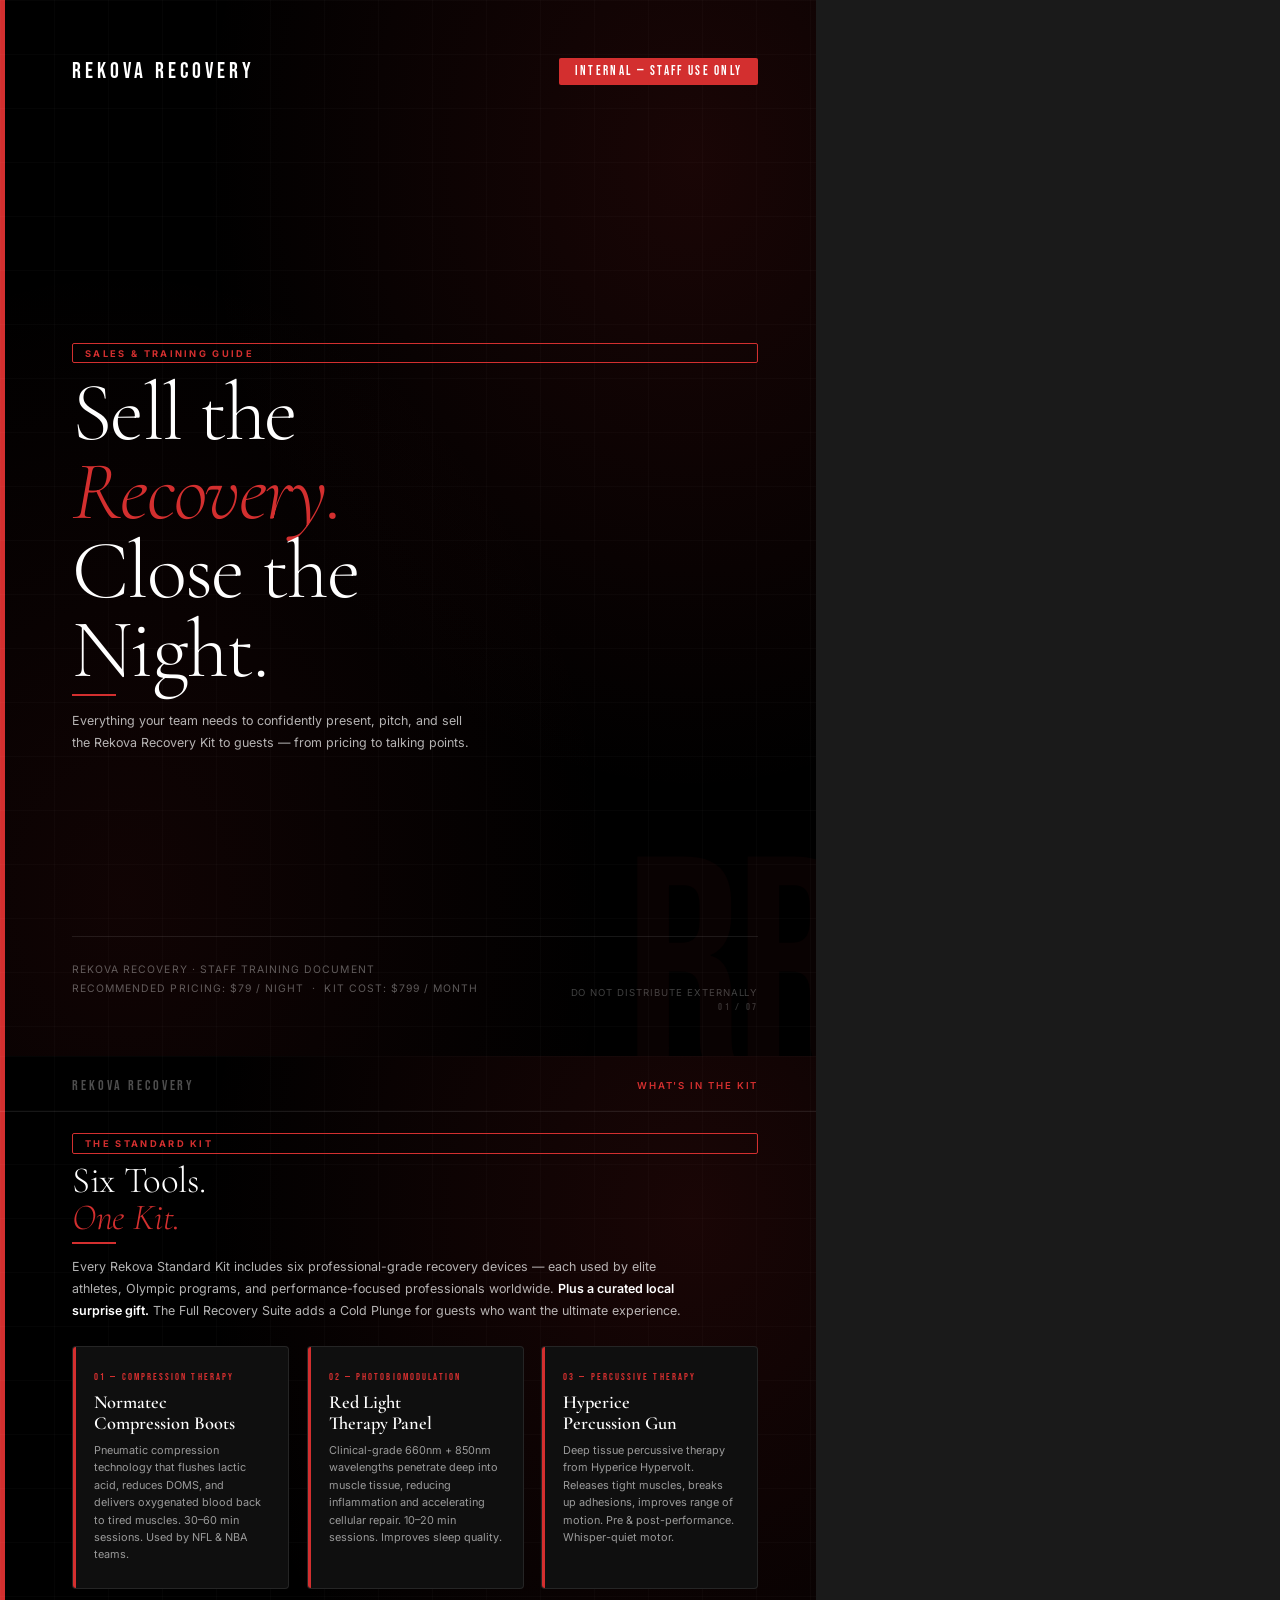
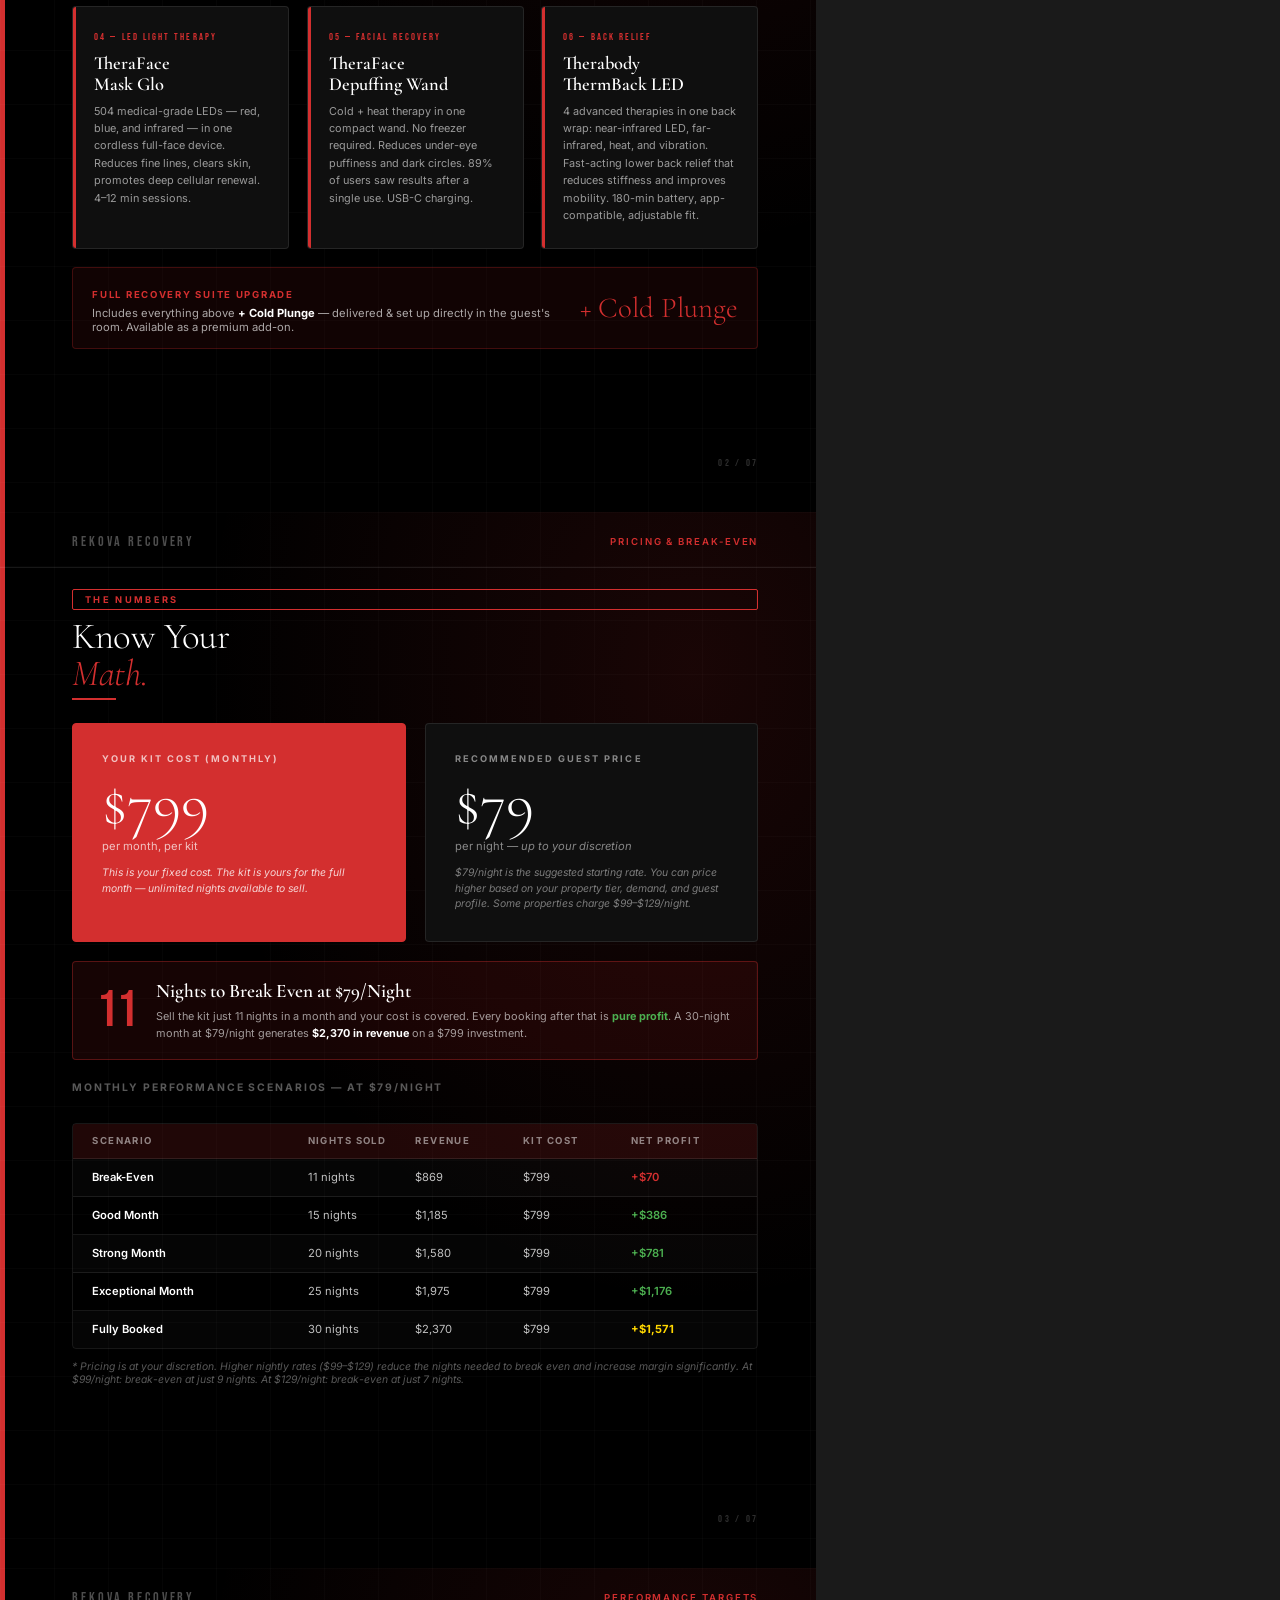
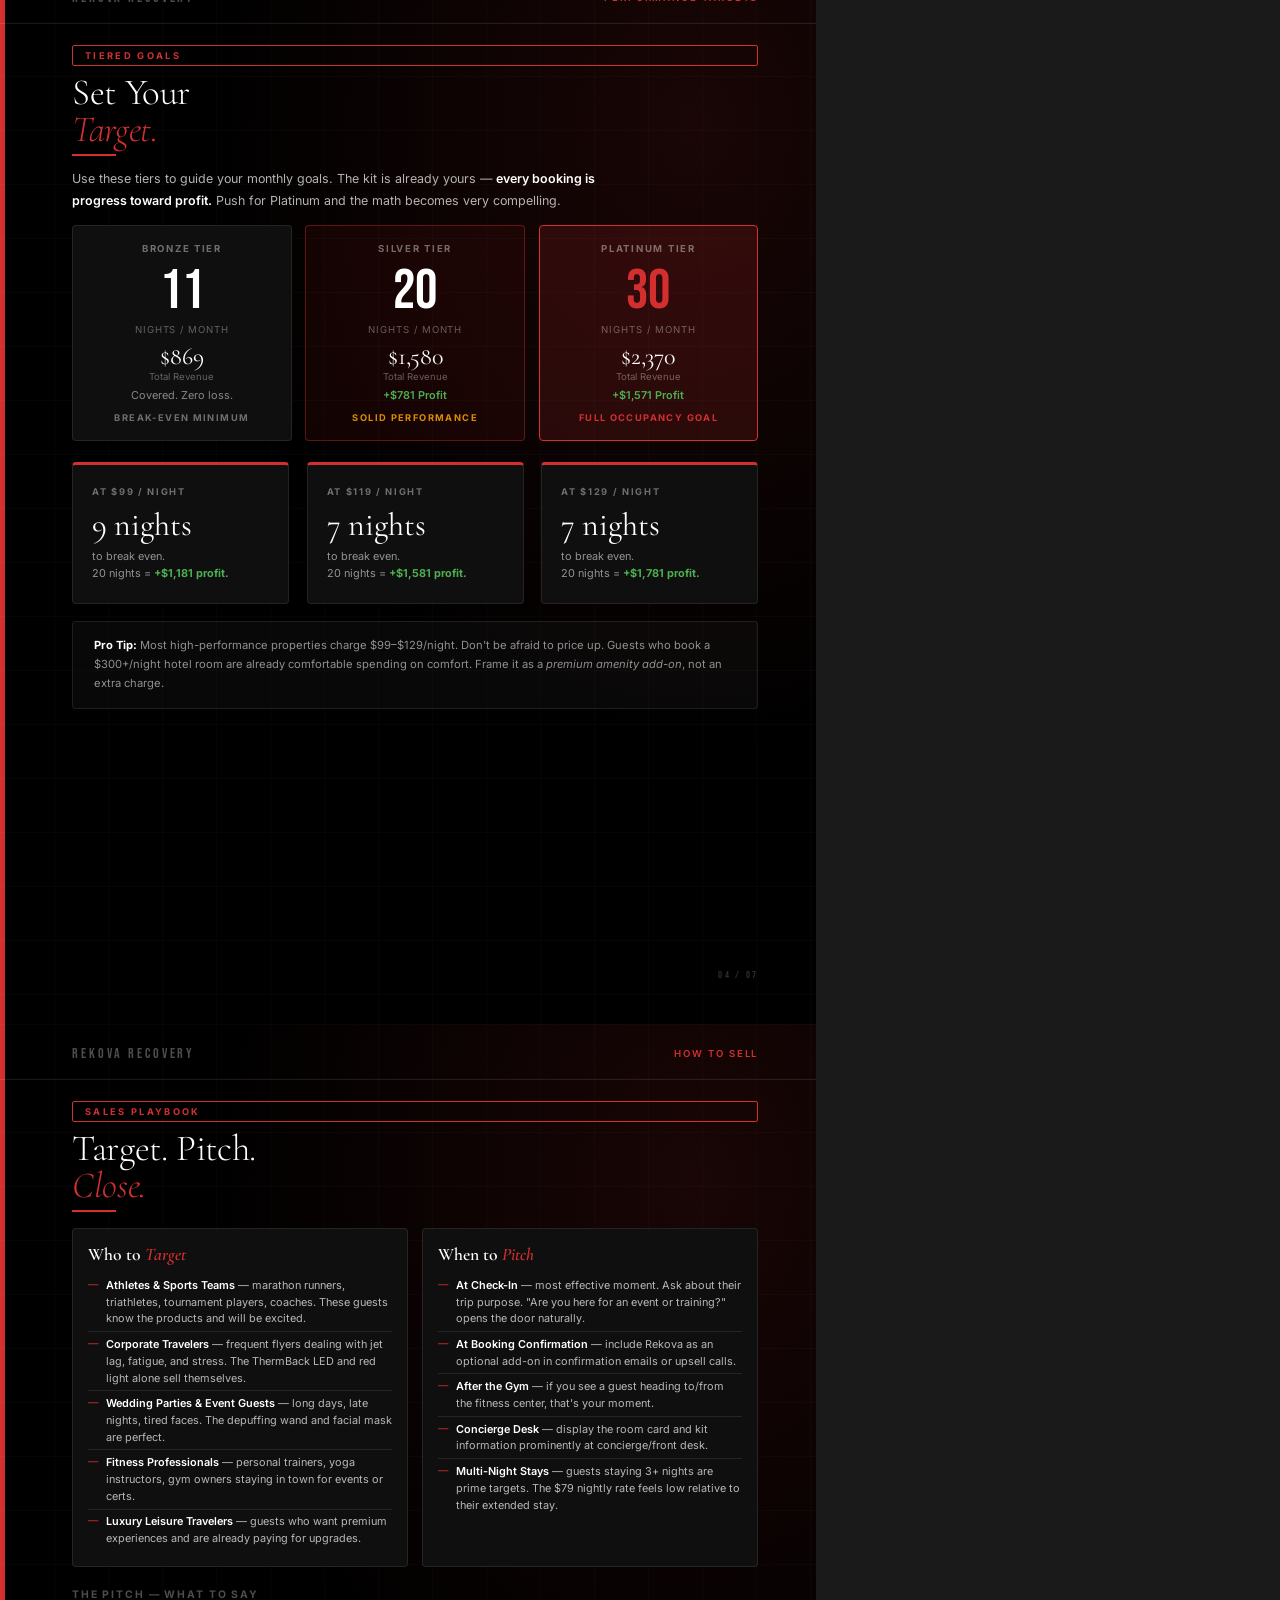
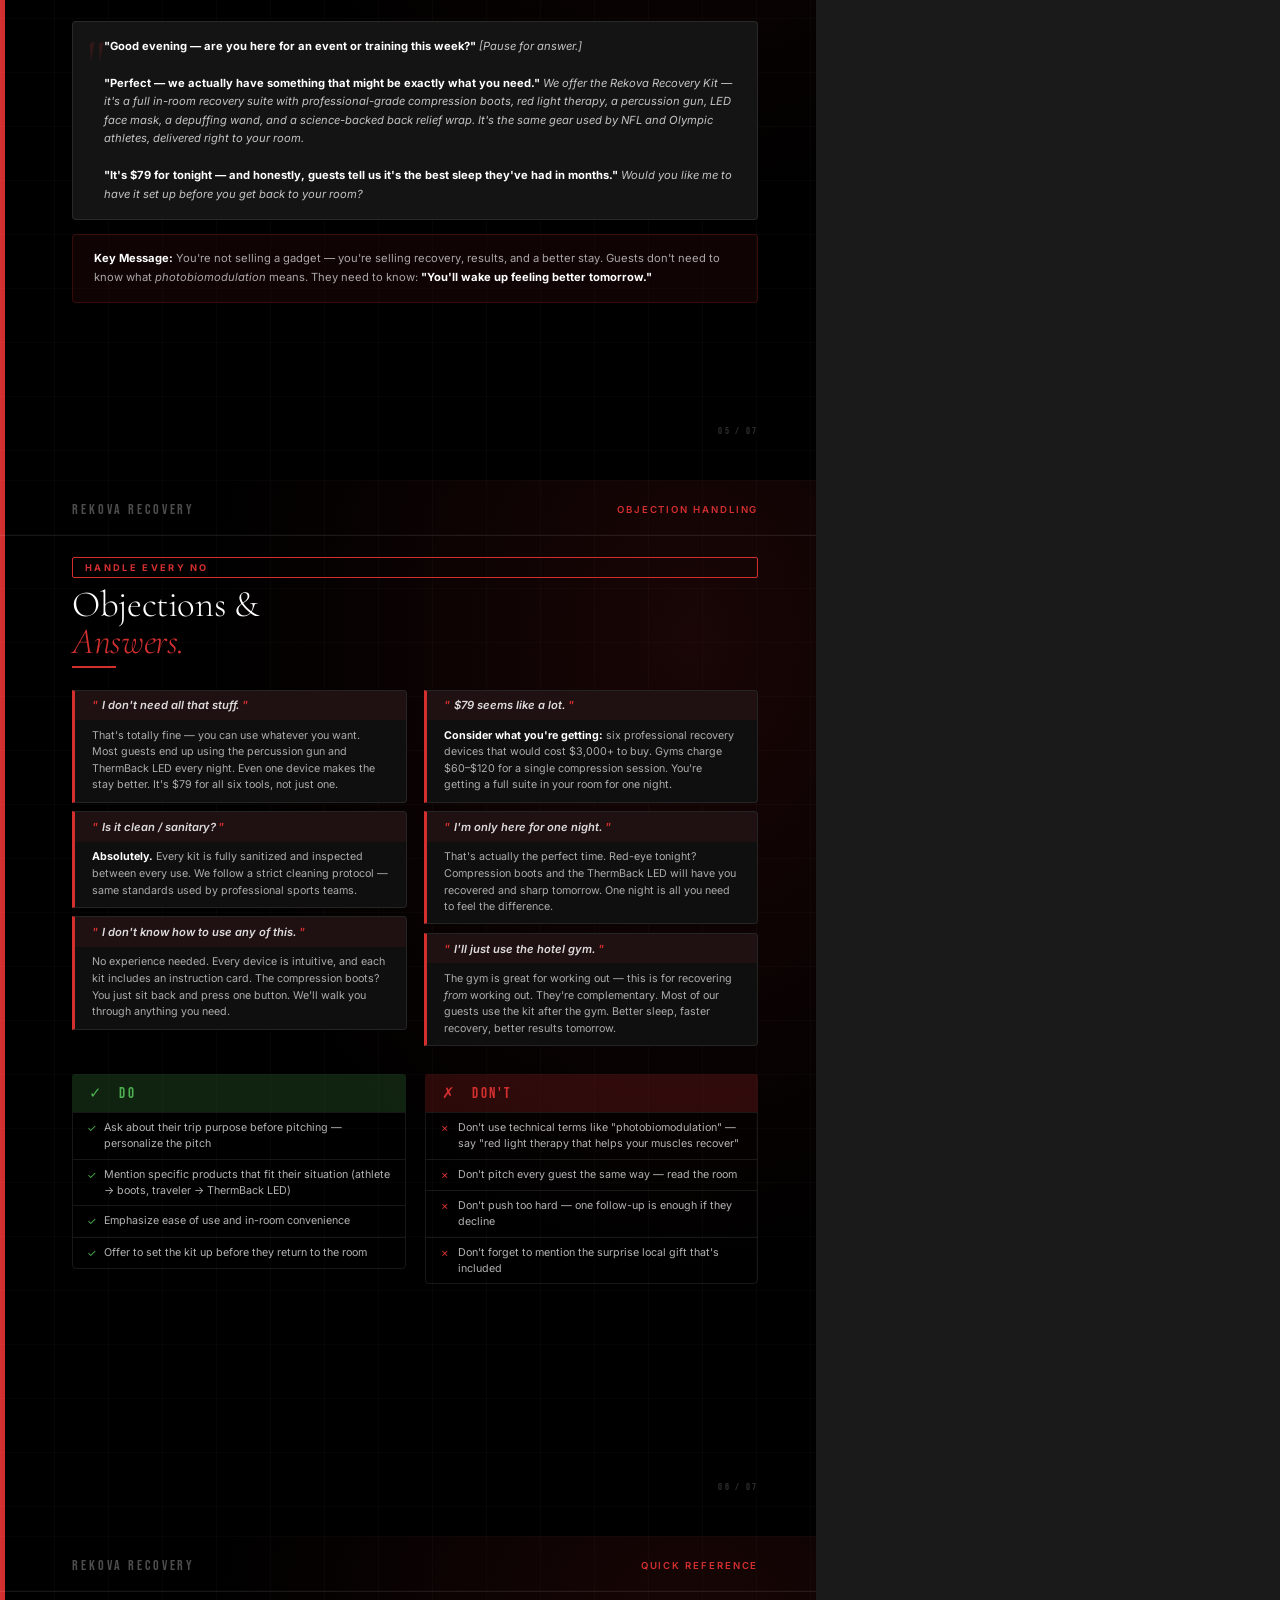
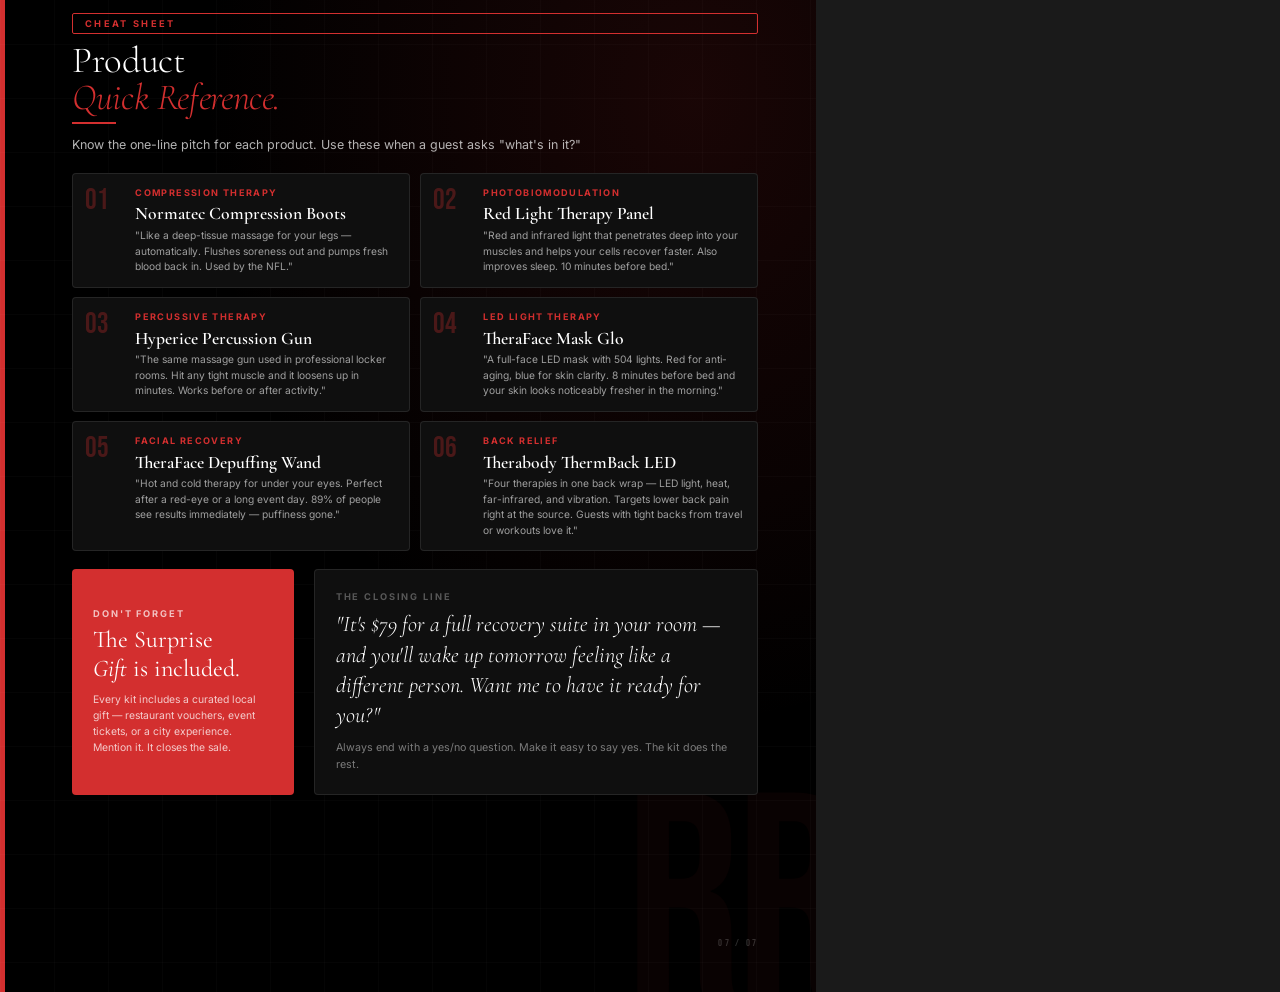
<file: staff-sales-guide.html>
<!DOCTYPE html>
<html lang="en">
<head>
<meta charset="UTF-8">
<title>Rekova Recovery — Staff Sales & Training Guide</title>
<link href="https://fonts.googleapis.com/css2?family=Cormorant+Garamond:ital,wght@0,300;0,400;0,600;0,700;1,300;1,400&family=Inter:wght@300;400;500;600;700&family=Bebas+Neue&display=swap" rel="stylesheet">
<style>
  *, *::before, *::after { box-sizing: border-box; margin: 0; padding: 0; }

  :root {
    --red: #D32F2F;
    --red-dark: #a82020;
    --black: #000000;
    --card: #0f0f0f;
    --card2: #141414;
    --white: #ffffff;
    --gray: rgba(255,255,255,0.55);
    --gray-light: rgba(255,255,255,0.08);
    --border: rgba(255,255,255,0.09);
  }

  @page {
    size: 8.5in 11in;
    margin: 0;
  }

  body {
    font-family: 'Inter', sans-serif;
    background: #1a1a1a;
    color: var(--white);
    -webkit-print-color-adjust: exact;
    print-color-adjust: exact;
  }

  /* ================================
     PAGE / SLIDE BASE
  ================================ */
  .page {
    width: 8.5in;
    height: 11in;
    background: var(--black);
    position: relative;
    overflow: hidden;
    page-break-after: always;
    break-after: page;
    display: flex;
    flex-direction: column;
  }

  .red-bar {
    position: absolute;
    left: 0; top: 0; bottom: 0;
    width: 5px;
    background: var(--red);
  }
  .red-bar-top {
    position: absolute;
    left: 0; right: 0; top: 0;
    height: 5px;
    background: var(--red);
  }
  .red-bar-bottom {
    position: absolute;
    left: 0; right: 0; bottom: 0;
    height: 5px;
    background: var(--red);
  }

  .bg-grid {
    position: absolute;
    inset: 0;
    background-image:
      linear-gradient(rgba(255,255,255,0.02) 1px, transparent 1px),
      linear-gradient(90deg, rgba(255,255,255,0.02) 1px, transparent 1px);
    background-size: 54px 54px;
    pointer-events: none;
  }
  .bg-radial {
    position: absolute;
    inset: 0;
    background: radial-gradient(ellipse at 85% 15%, rgba(211,47,47,0.12) 0%, transparent 50%);
    pointer-events: none;
  }
  .bg-radial-2 {
    position: absolute;
    inset: 0;
    background: radial-gradient(ellipse at 15% 85%, rgba(211,47,47,0.08) 0%, transparent 50%);
    pointer-events: none;
  }

  .watermark {
    position: absolute;
    bottom: -60px;
    right: -30px;
    font-family: 'Bebas Neue', sans-serif;
    font-size: 18rem;
    color: rgba(211,47,47,0.04);
    line-height: 1;
    letter-spacing: -0.02em;
    pointer-events: none;
    user-select: none;
  }

  .page-num {
    position: absolute;
    bottom: 0.45in;
    right: 0.6in;
    font-family: 'Bebas Neue', sans-serif;
    font-size: 0.65rem;
    letter-spacing: 0.22em;
    color: rgba(255,255,255,0.18);
  }

  /* ================================
     TYPOGRAPHY
  ================================ */
  .display { font-family: 'Cormorant Garamond', serif; }
  .caps { font-family: 'Bebas Neue', sans-serif; }

  .label-tag {
    display: inline-block;
    font-size: 0.58rem;
    font-weight: 700;
    letter-spacing: 0.25em;
    text-transform: uppercase;
    color: var(--red);
    border: 1px solid var(--red);
    padding: 0.22rem 0.75rem;
    border-radius: 2px;
    margin-bottom: 0.6rem;
  }
  .label-tag.white {
    color: rgba(255,255,255,0.45);
    border-color: rgba(255,255,255,0.2);
  }

  h1.hero-title {
    font-family: 'Cormorant Garamond', serif;
    font-size: 5.2rem;
    font-weight: 300;
    line-height: 0.95;
    letter-spacing: -0.02em;
  }
  h1.hero-title em { color: var(--red); font-style: italic; }

  h2.section-title {
    font-family: 'Cormorant Garamond', serif;
    font-size: 2.3rem;
    font-weight: 300;
    line-height: 1.0;
    letter-spacing: -0.01em;
  }
  h2.section-title em { color: var(--red); font-style: italic; }

  h3.card-title {
    font-family: 'Cormorant Garamond', serif;
    font-size: 1.6rem;
    font-weight: 400;
    margin-bottom: 0.4rem;
    line-height: 1.1;
  }

  .divider {
    width: 44px;
    height: 2px;
    background: var(--red);
    margin: 0.3rem 0;
  }

  p.body-text {
    font-size: 0.78rem;
    line-height: 1.75;
    color: rgba(255,255,255,0.7);
  }
  p.body-text strong { color: var(--white); font-weight: 600; }

  /* ================================
     COVER PAGE
  ================================ */
  .cover {
    padding: 0.6in 0.6in 0.6in 0.75in;
    justify-content: space-between;
  }
  .cover-header {
    display: flex;
    justify-content: space-between;
    align-items: center;
    position: relative;
    z-index: 2;
  }
  .cover-header img {
    height: 30px;
    width: auto;
  }
  .cover-logo-text {
    font-family: 'Bebas Neue', sans-serif;
    font-size: 1.4rem;
    letter-spacing: 0.18em;
    color: var(--white);
  }
  .cover-hero {
    position: relative;
    z-index: 2;
    flex: 1;
    display: flex;
    flex-direction: column;
    justify-content: center;
    padding-top: 0.8in;
  }
  .cover-footer {
    position: relative;
    z-index: 2;
    display: flex;
    justify-content: space-between;
    align-items: flex-end;
    border-top: 1px solid var(--border);
    padding-top: 0.25in;
  }
  .cover-footer-left p {
    font-size: 0.65rem;
    color: rgba(255,255,255,0.35);
    letter-spacing: 0.1em;
    text-transform: uppercase;
    line-height: 1.8;
  }
  .cover-badge {
    background: var(--red);
    font-family: 'Bebas Neue', sans-serif;
    font-size: 0.8rem;
    letter-spacing: 0.18em;
    padding: 0.35rem 1rem;
    border-radius: 2px;
    color: var(--white);
  }

  /* ================================
     INNER PAGE LAYOUT
  ================================ */
  .page-header {
    position: relative;
    z-index: 2;
    padding: 0.22in 0.6in 0.18in 0.75in;
    border-bottom: 1px solid var(--border);
    display: flex;
    justify-content: space-between;
    align-items: center;
    flex-shrink: 0;
  }
  .page-header-logo {
    font-family: 'Bebas Neue', sans-serif;
    font-size: 0.9rem;
    letter-spacing: 0.2em;
    color: rgba(255,255,255,0.3);
  }
  .page-header-section {
    font-size: 0.6rem;
    font-weight: 600;
    letter-spacing: 0.2em;
    text-transform: uppercase;
    color: var(--red);
  }

  .page-content {
    position: relative;
    z-index: 2;
    padding: 0.22in 0.6in 0.3in 0.75in;
    flex: 1;
    display: flex;
    flex-direction: column;
  }

  /* ================================
     KIT OVERVIEW GRID
  ================================ */
  .kit-grid {
    display: grid;
    grid-template-columns: 1fr 1fr 1fr;
    gap: 0.18in;
    margin-top: 0.25in;
  }
  .kit-card {
    background: var(--card);
    border: 1px solid var(--border);
    border-radius: 4px;
    padding: 0.25in 0.22in;
    position: relative;
    overflow: hidden;
  }
  .kit-card::before {
    content: '';
    position: absolute;
    left: 0; top: 0; bottom: 0;
    width: 3px;
    background: var(--red);
  }
  .kit-card-num {
    font-family: 'Bebas Neue', sans-serif;
    font-size: 0.65rem;
    letter-spacing: 0.2em;
    color: var(--red);
    margin-bottom: 0.1in;
  }
  .kit-card h4 {
    font-family: 'Cormorant Garamond', serif;
    font-size: 1.15rem;
    font-weight: 600;
    margin-bottom: 0.08in;
    line-height: 1.15;
  }
  .kit-card p {
    font-size: 0.68rem;
    color: rgba(255,255,255,0.58);
    line-height: 1.6;
  }

  /* ================================
     PRICING TABLE
  ================================ */
  .price-hero-row {
    display: grid;
    grid-template-columns: 1fr 1fr;
    gap: 0.2in;
    margin-top: 0.2in;
  }
  .price-box {
    background: var(--card);
    border: 1px solid var(--border);
    border-radius: 4px;
    padding: 0.3in;
    position: relative;
    overflow: hidden;
  }
  .price-box.accent {
    background: var(--red);
    border-color: var(--red);
  }
  .price-box .price-label {
    font-size: 0.58rem;
    font-weight: 700;
    letter-spacing: 0.22em;
    text-transform: uppercase;
    color: rgba(255,255,255,0.5);
    margin-bottom: 0.1in;
  }
  .price-box.accent .price-label { color: rgba(255,255,255,0.7); }
  .price-box .price-amount {
    font-family: 'Cormorant Garamond', serif;
    font-size: 3.8rem;
    font-weight: 300;
    line-height: 1;
    color: var(--white);
  }
  .price-box .price-unit {
    font-size: 0.7rem;
    color: rgba(255,255,255,0.5);
    margin-top: 0.05in;
  }
  .price-box.accent .price-unit { color: rgba(255,255,255,0.7); }
  .price-box .price-note {
    font-size: 0.65rem;
    color: rgba(255,255,255,0.45);
    margin-top: 0.12in;
    line-height: 1.5;
    font-style: italic;
  }
  .price-box.accent .price-note { color: rgba(255,255,255,0.8); }

  .breakeven-table {
    margin-top: 0.2in;
    border: 1px solid var(--border);
    border-radius: 4px;
    overflow: hidden;
  }
  .breakeven-table .table-header {
    background: rgba(211,47,47,0.15);
    border-bottom: 1px solid var(--border);
    display: grid;
    grid-template-columns: 2fr 1fr 1fr 1fr 1fr;
    padding: 0.12in 0.2in;
  }
  .breakeven-table .table-header span {
    font-size: 0.6rem;
    font-weight: 700;
    letter-spacing: 0.15em;
    text-transform: uppercase;
    color: rgba(255,255,255,0.5);
  }
  .breakeven-table .table-row {
    display: grid;
    grid-template-columns: 2fr 1fr 1fr 1fr 1fr;
    padding: 0.12in 0.2in;
    border-bottom: 1px solid var(--border);
  }
  .breakeven-table .table-row:last-child { border-bottom: none; }
  .breakeven-table .table-row:nth-child(even) { background: rgba(255,255,255,0.02); }
  .breakeven-table .table-row span {
    font-size: 0.7rem;
    color: rgba(255,255,255,0.75);
    display: flex;
    align-items: center;
  }
  .breakeven-table .table-row span.green { color: #4CAF50; font-weight: 600; }
  .breakeven-table .table-row span.red-text { color: var(--red); font-weight: 600; }
  .breakeven-table .table-row span.gold { color: #FFD700; font-weight: 700; }
  .breakeven-table .table-row span.bold { color: var(--white); font-weight: 600; }

  /* ================================
     SALES STRATEGY
  ================================ */
  .strategy-grid {
    display: grid;
    grid-template-columns: 1fr 1fr;
    gap: 0.14in;
    margin-top: 0.12in;
  }
  .strategy-card {
    background: var(--card);
    border: 1px solid var(--border);
    border-radius: 4px;
    padding: 0.16in;
  }
  .strategy-card h4 {
    font-family: 'Cormorant Garamond', serif;
    font-size: 1.1rem;
    font-weight: 600;
    margin-bottom: 0.08in;
    color: var(--white);
  }
  .strategy-card h4 em { color: var(--red); font-style: italic; }
  .bullet-list {
    list-style: none;
    padding: 0;
  }
  .bullet-list li {
    font-size: 0.68rem;
    color: rgba(255,255,255,0.7);
    line-height: 1.55;
    padding: 0.04in 0 0.04in 0.18in;
    position: relative;
    border-bottom: 1px solid var(--border);
  }
  .bullet-list li:last-child { border-bottom: none; }
  .bullet-list li::before {
    content: '—';
    position: absolute;
    left: 0;
    color: var(--red);
    font-size: 0.65rem;
  }
  .bullet-list li strong { color: var(--white); font-weight: 600; }

  /* ================================
     OBJECTION HANDLING
  ================================ */
  .objection-item {
    background: var(--card);
    border: 1px solid var(--border);
    border-left: 3px solid var(--red);
    border-radius: 0 4px 4px 0;
    margin-bottom: 0.09in;
    overflow: hidden;
  }
  .objection-q {
    background: rgba(211,47,47,0.08);
    padding: 0.08in 0.18in;
    font-size: 0.7rem;
    font-weight: 600;
    color: rgba(255,255,255,0.85);
    font-style: italic;
  }
  .objection-q::before {
    content: '"';
    color: var(--red);
    margin-right: 0.04in;
  }
  .objection-q::after {
    content: '"';
    color: var(--red);
    margin-left: 0.02in;
  }
  .objection-a {
    padding: 0.08in 0.18in;
    font-size: 0.67rem;
    color: rgba(255,255,255,0.65);
    line-height: 1.55;
  }
  .objection-a strong { color: var(--white); }

  /* ================================
     CALL SCRIPT
  ================================ */
  .script-box {
    background: var(--card2);
    border: 1px solid var(--border);
    border-radius: 4px;
    padding: 0.16in 0.22in;
    margin-top: 0.1in;
    position: relative;
  }
  .script-box::before {
    content: '"';
    position: absolute;
    top: 0.1in;
    left: 0.15in;
    font-family: 'Cormorant Garamond', serif;
    font-size: 4rem;
    color: rgba(211,47,47,0.15);
    line-height: 1;
  }
  .script-box p {
    font-size: 0.7rem;
    line-height: 1.65;
    color: rgba(255,255,255,0.75);
    font-style: italic;
    padding-left: 0.1in;
  }
  .script-box p strong { color: var(--white); font-style: normal; }

  /* ================================
     PRODUCT QUICK REF
  ================================ */
  .quick-ref-grid {
    display: grid;
    grid-template-columns: 1fr 1fr;
    gap: 0.1in;
    margin-top: 0.12in;
  }
  .quick-ref-item {
    display: flex;
    gap: 0.12in;
    align-items: flex-start;
    background: var(--card);
    border: 1px solid var(--border);
    border-radius: 4px;
    padding: 0.13in;
  }
  .quick-ref-num {
    font-family: 'Bebas Neue', sans-serif;
    font-size: 1.8rem;
    color: rgba(211,47,47,0.3);
    line-height: 1;
    flex-shrink: 0;
    width: 0.4in;
  }
  .quick-ref-body h4 {
    font-family: 'Cormorant Garamond', serif;
    font-size: 1.1rem;
    font-weight: 600;
    margin-bottom: 0.04in;
  }
  .quick-ref-body .badge {
    font-size: 0.57rem;
    font-weight: 700;
    letter-spacing: 0.15em;
    text-transform: uppercase;
    color: var(--red);
    margin-bottom: 0.06in;
    display: block;
  }
  .quick-ref-body p {
    font-size: 0.64rem;
    color: rgba(255,255,255,0.6);
    line-height: 1.5;
  }

  /* ================================
     PERFORMANCE TARGETS
  ================================ */
  .targets-row {
    display: grid;
    grid-template-columns: 1fr 1fr 1fr;
    gap: 0.14in;
    margin-top: 0.14in;
  }
  .target-card {
    background: var(--card);
    border: 1px solid var(--border);
    border-radius: 4px;
    padding: 0.18in 0.16in;
    text-align: center;
    position: relative;
    overflow: hidden;
  }
  .target-card.highlight {
    background: rgba(211,47,47,0.08);
    border-color: rgba(211,47,47,0.4);
  }
  .target-card.best {
    background: rgba(211,47,47,0.15);
    border-color: var(--red);
  }
  .target-card .target-nights {
    font-family: 'Bebas Neue', sans-serif;
    font-size: 3.5rem;
    color: var(--white);
    line-height: 1;
  }
  .target-card.best .target-nights { color: var(--red); }
  .target-card .target-label {
    font-size: 0.6rem;
    font-weight: 700;
    letter-spacing: 0.18em;
    text-transform: uppercase;
    color: rgba(255,255,255,0.4);
    margin-bottom: 0.1in;
  }
  .target-card .target-revenue {
    font-family: 'Cormorant Garamond', serif;
    font-size: 1.5rem;
    font-weight: 400;
    margin-top: 0.08in;
  }
  .target-card .target-profit {
    font-size: 0.68rem;
    margin-top: 0.04in;
  }
  .target-card .target-profit.pos { color: #4CAF50; font-weight: 600; }
  .target-card .target-profit.breakeven { color: rgba(255,255,255,0.5); }
  .target-card .tier-badge {
    font-size: 0.58rem;
    font-weight: 700;
    letter-spacing: 0.15em;
    text-transform: uppercase;
    margin-top: 0.1in;
    color: rgba(255,255,255,0.4);
  }
  .target-card.highlight .tier-badge { color: rgba(255,165,0,0.85); }
  .target-card.best .tier-badge { color: var(--red); }

  .breakeven-callout {
    background: rgba(211,47,47,0.1);
    border: 1px solid rgba(211,47,47,0.35);
    border-radius: 4px;
    padding: 0.18in 0.25in;
    margin-top: 0.18in;
    display: flex;
    align-items: center;
    gap: 0.2in;
  }
  .breakeven-callout .callout-num {
    font-family: 'Bebas Neue', sans-serif;
    font-size: 3.2rem;
    color: var(--red);
    line-height: 1;
    flex-shrink: 0;
  }
  .breakeven-callout .callout-text h4 {
    font-family: 'Cormorant Garamond', serif;
    font-size: 1.2rem;
    font-weight: 600;
    margin-bottom: 0.05in;
  }
  .breakeven-callout .callout-text p {
    font-size: 0.68rem;
    color: rgba(255,255,255,0.6);
    line-height: 1.55;
  }

  /* ================================
     DO'S & DON'TS
  ================================ */
  .dos-donts {
    display: grid;
    grid-template-columns: 1fr 1fr;
    gap: 0.2in;
    margin-top: 0.2in;
  }
  .do-col { }
  .dont-col { }
  .col-header {
    font-family: 'Bebas Neue', sans-serif;
    font-size: 0.95rem;
    letter-spacing: 0.18em;
    padding: 0.1in 0.18in;
    border-radius: 3px 3px 0 0;
    margin-bottom: 0;
  }
  .col-header.do { background: rgba(76,175,80,0.2); color: #4CAF50; }
  .col-header.dont { background: rgba(211,47,47,0.2); color: var(--red); }

  .col-items {
    border: 1px solid var(--border);
    border-radius: 0 0 4px 4px;
  }
  .col-item {
    padding: 0.07in 0.15in;
    font-size: 0.67rem;
    color: rgba(255,255,255,0.7);
    border-bottom: 1px solid var(--border);
    line-height: 1.5;
    display: flex;
    align-items: flex-start;
    gap: 0.08in;
  }
  .col-item:last-child { border-bottom: none; }
  .col-item .icon { flex-shrink: 0; margin-top: 1px; }
  .col-item.do-item .icon { color: #4CAF50; }
  .col-item.dont-item .icon { color: var(--red); }
</style>
</head>
<body>

<!-- ============================================================
     PAGE 1 — COVER
============================================================ -->
<div class="page cover">
  <div class="red-bar"></div>
  <div class="bg-grid"></div>
  <div class="bg-radial"></div>
  <div class="bg-radial-2"></div>
  <div class="watermark">RR</div>

  <div class="cover-header">
    <div class="cover-logo-text">REKOVA RECOVERY</div>
    <div class="cover-badge">INTERNAL — STAFF USE ONLY</div>
  </div>

  <div class="cover-hero">
    <div class="label-tag">Sales & Training Guide</div>
    <h1 class="hero-title">
      Sell the<br>
      <em>Recovery.</em><br>
      Close the<br>Night.
    </h1>
    <div class="divider"></div>
    <p class="body-text" style="max-width:4.5in; margin-top:0.1in;">
      Everything your team needs to confidently present, pitch, and sell<br>
      the Rekova Recovery Kit to guests — from pricing to talking points.
    </p>
  </div>

  <div class="cover-footer">
    <div class="cover-footer-left">
      <p>Rekova Recovery · Staff Training Document</p>
      <p>Recommended Pricing: $79 / Night &nbsp;·&nbsp; Kit Cost: $799 / Month</p>
    </div>
    <div style="text-align:right;">
      <p style="font-size:0.6rem; color:rgba(255,255,255,0.25); letter-spacing:0.1em; text-transform:uppercase;">Do not distribute externally</p>
    </div>
  </div>

  <div class="page-num">01 / 07</div>
</div>


<!-- ============================================================
     PAGE 2 — WHAT'S IN THE KIT
============================================================ -->
<div class="page">
  <div class="red-bar"></div>
  <div class="bg-grid"></div>
  <div class="bg-radial"></div>

  <div class="page-header">
    <div class="page-header-logo">REKOVA RECOVERY</div>
    <div class="page-header-section">What's in the Kit</div>
  </div>

  <div class="page-content">
    <div class="label-tag">The Standard Kit</div>
    <h2 class="section-title">Six Tools.<br><em>One Kit.</em></h2>
    <div class="divider"></div>
    <p class="body-text" style="margin-top:0.08in; max-width:6.5in;">
      Every Rekova Standard Kit includes six professional-grade recovery devices — each used by elite athletes, Olympic programs, and performance-focused professionals worldwide. 
      <strong>Plus a curated local surprise gift.</strong> 
      The Full Recovery Suite adds a Cold Plunge for guests who want the ultimate experience.
    </p>

    <div class="kit-grid">
      <div class="kit-card">
        <div class="kit-card-num">01 — COMPRESSION THERAPY</div>
        <h4>Normatec<br>Compression Boots</h4>
        <p>Pneumatic compression technology that flushes lactic acid, reduces DOMS, and delivers oxygenated blood back to tired muscles. 30–60 min sessions. Used by NFL &amp; NBA teams.</p>
      </div>
      <div class="kit-card">
        <div class="kit-card-num">02 — PHOTOBIOMODULATION</div>
        <h4>Red Light<br>Therapy Panel</h4>
        <p>Clinical-grade 660nm + 850nm wavelengths penetrate deep into muscle tissue, reducing inflammation and accelerating cellular repair. 10–20 min sessions. Improves sleep quality.</p>
      </div>
      <div class="kit-card">
        <div class="kit-card-num">03 — PERCUSSIVE THERAPY</div>
        <h4>Hyperice<br>Percussion Gun</h4>
        <p>Deep tissue percussive therapy from Hyperice Hypervolt. Releases tight muscles, breaks up adhesions, improves range of motion. Pre &amp; post-performance. Whisper-quiet motor.</p>
      </div>
      <div class="kit-card">
        <div class="kit-card-num">04 — LED LIGHT THERAPY</div>
        <h4>TheraFace<br>Mask Glo</h4>
        <p>504 medical-grade LEDs — red, blue, and infrared — in one cordless full-face device. Reduces fine lines, clears skin, promotes deep cellular renewal. 4–12 min sessions.</p>
      </div>
      <div class="kit-card">
        <div class="kit-card-num">05 — FACIAL RECOVERY</div>
        <h4>TheraFace<br>Depuffing Wand</h4>
        <p>Cold + heat therapy in one compact wand. No freezer required. Reduces under-eye puffiness and dark circles. 89% of users saw results after a single use. USB-C charging.</p>
      </div>
      <div class="kit-card">
        <div class="kit-card-num">06 — BACK RELIEF</div>
        <h4>Therabody<br>ThermBack LED</h4>
        <p>4 advanced therapies in one back wrap: near-infrared LED, far-infrared, heat, and vibration. Fast-acting lower back relief that reduces stiffness and improves mobility. 180-min battery, app-compatible, adjustable fit.</p>
      </div>
    </div>

    <div style="margin-top:0.18in; padding:0.15in 0.2in; background:rgba(211,47,47,0.08); border:1px solid rgba(211,47,47,0.25); border-radius:4px; display:flex; justify-content:space-between; align-items:center;">
      <div>
        <span style="font-size:0.6rem; font-weight:700; letter-spacing:0.18em; text-transform:uppercase; color:var(--red);">Full Recovery Suite Upgrade</span>
        <p style="font-size:0.7rem; color:rgba(255,255,255,0.65); margin-top:0.04in;">Includes everything above <strong style="color:white;">+ Cold Plunge</strong> — delivered &amp; set up directly in the guest's room. Available as a premium add-on.</p>
      </div>
      <div style="text-align:right; flex-shrink:0; padding-left:0.2in;">
        <div style="font-family:'Cormorant Garamond',serif; font-size:1.8rem; font-weight:300; color:var(--red);">+ Cold Plunge</div>
      </div>
    </div>
  </div>

  <div class="page-num">02 / 07</div>
</div>


<!-- ============================================================
     PAGE 3 — PRICING & BREAK-EVEN
============================================================ -->
<div class="page">
  <div class="red-bar"></div>
  <div class="bg-grid"></div>
  <div class="bg-radial"></div>

  <div class="page-header">
    <div class="page-header-logo">REKOVA RECOVERY</div>
    <div class="page-header-section">Pricing & Break-Even</div>
  </div>

  <div class="page-content">
    <div class="label-tag">The Numbers</div>
    <h2 class="section-title">Know Your<br><em>Math.</em></h2>
    <div class="divider"></div>

    <div class="price-hero-row">
      <div class="price-box accent">
        <div class="price-label">Your Kit Cost (Monthly)</div>
        <div class="price-amount">$799</div>
        <div class="price-unit">per month, per kit</div>
        <div class="price-note">This is your fixed cost. The kit is yours for the full month — unlimited nights available to sell.</div>
      </div>
      <div class="price-box">
        <div class="price-label">Recommended Guest Price</div>
        <div class="price-amount">$79</div>
        <div class="price-unit">per night — <em>up to your discretion</em></div>
        <div class="price-note">$79/night is the suggested starting rate. You can price higher based on your property tier, demand, and guest profile. Some properties charge $99–$129/night.</div>
      </div>
    </div>

    <div class="breakeven-callout" style="margin-top:0.2in;">
      <div class="callout-num">11</div>
      <div class="callout-text">
        <h4>Nights to Break Even at $79/Night</h4>
        <p>Sell the kit just 11 nights in a month and your cost is covered. Every booking after that is <strong style="color:#4CAF50;">pure profit</strong>. A 30-night month at $79/night generates <strong style="color:white;">$2,370 in revenue</strong> on a $799 investment.</p>
      </div>
    </div>

    <p style="font-size:0.65rem; font-weight:700; letter-spacing:0.18em; text-transform:uppercase; color:rgba(255,255,255,0.35); margin-top:0.22in; margin-bottom:0.1in;">Monthly Performance Scenarios — At $79/Night</p>

    <div class="breakeven-table">
      <div class="table-header">
        <span>Scenario</span>
        <span>Nights Sold</span>
        <span>Revenue</span>
        <span>Kit Cost</span>
        <span>Net Profit</span>
      </div>
      <div class="table-row">
        <span class="bold">Break-Even</span>
        <span>11 nights</span>
        <span>$869</span>
        <span>$799</span>
        <span class="red-text">+$70</span>
      </div>
      <div class="table-row">
        <span class="bold">Good Month</span>
        <span>15 nights</span>
        <span>$1,185</span>
        <span>$799</span>
        <span class="green">+$386</span>
      </div>
      <div class="table-row">
        <span class="bold">Strong Month</span>
        <span>20 nights</span>
        <span>$1,580</span>
        <span>$799</span>
        <span class="green">+$781</span>
      </div>
      <div class="table-row">
        <span class="bold">Exceptional Month</span>
        <span>25 nights</span>
        <span>$1,975</span>
        <span>$799</span>
        <span class="green">+$1,176</span>
      </div>
      <div class="table-row">
        <span class="bold">Fully Booked</span>
        <span>30 nights</span>
        <span>$2,370</span>
        <span>$799</span>
        <span class="gold">+$1,571</span>
      </div>
    </div>

    <p style="font-size:0.65rem; color:rgba(255,255,255,0.35); margin-top:0.12in; font-style:italic;">
      * Pricing is at your discretion. Higher nightly rates ($99–$129) reduce the nights needed to break even and increase margin significantly.
      At $99/night: break-even at just 9 nights. At $129/night: break-even at just 7 nights.
    </p>
  </div>

  <div class="page-num">03 / 07</div>
</div>


<!-- ============================================================
     PAGE 4 — PERFORMANCE TARGETS
============================================================ -->
<div class="page">
  <div class="red-bar"></div>
  <div class="bg-grid"></div>
  <div class="bg-radial"></div>

  <div class="page-header">
    <div class="page-header-logo">REKOVA RECOVERY</div>
    <div class="page-header-section">Performance Targets</div>
  </div>

  <div class="page-content">
    <div class="label-tag">Tiered Goals</div>
    <h2 class="section-title">Set Your<br><em>Target.</em></h2>
    <div class="divider"></div>
    <p class="body-text" style="margin-top:0.08in; max-width:6in;">
      Use these tiers to guide your monthly goals. The kit is already yours — <strong>every booking is progress toward profit.</strong>
      Push for Platinum and the math becomes very compelling.
    </p>

    <div class="targets-row">
      <div class="target-card">
        <div class="target-label">Bronze Tier</div>
        <div class="target-nights">11</div>
        <div style="font-size:0.6rem; color:rgba(255,255,255,0.35); letter-spacing:0.1em; text-transform:uppercase; margin-top:0.04in;">nights / month</div>
        <div class="target-revenue">$869</div>
        <div style="font-size:0.6rem; color:rgba(255,255,255,0.35); margin-bottom:0.06in;">Total Revenue</div>
        <div class="target-profit breakeven">Covered. Zero loss.</div>
        <div class="tier-badge">Break-Even Minimum</div>
      </div>
      <div class="target-card highlight">
        <div class="target-label">Silver Tier</div>
        <div class="target-nights">20</div>
        <div style="font-size:0.6rem; color:rgba(255,255,255,0.35); letter-spacing:0.1em; text-transform:uppercase; margin-top:0.04in;">nights / month</div>
        <div class="target-revenue">$1,580</div>
        <div style="font-size:0.6rem; color:rgba(255,255,255,0.35); margin-bottom:0.06in;">Total Revenue</div>
        <div class="target-profit pos">+$781 Profit</div>
        <div class="tier-badge">Solid Performance</div>
      </div>
      <div class="target-card best">
        <div class="target-label">Platinum Tier</div>
        <div class="target-nights">30</div>
        <div style="font-size:0.6rem; color:rgba(255,255,255,0.35); letter-spacing:0.1em; text-transform:uppercase; margin-top:0.04in;">nights / month</div>
        <div class="target-revenue">$2,370</div>
        <div style="font-size:0.6rem; color:rgba(255,255,255,0.35); margin-bottom:0.06in;">Total Revenue</div>
        <div class="target-profit pos">+$1,571 Profit</div>
        <div class="tier-badge">Full Occupancy Goal</div>
      </div>
    </div>

    <div style="margin-top:0.22in; display:grid; grid-template-columns:1fr 1fr 1fr; gap:0.18in;">
      <div style="background:var(--card); border:1px solid var(--border); border-radius:4px; padding:0.22in 0.2in; border-top:3px solid var(--red);">
        <div style="font-size:0.58rem; font-weight:700; letter-spacing:0.18em; text-transform:uppercase; color:rgba(255,255,255,0.4); margin-bottom:0.08in;">At $99 / Night</div>
        <div style="font-family:'Cormorant Garamond',serif; font-size:2rem; font-weight:400; color:var(--white); margin-bottom:0.04in;">9 nights</div>
        <div style="font-size:0.68rem; color:rgba(255,255,255,0.55); line-height:1.55;">to break even.<br>20 nights = <strong style="color:#4CAF50;">+$1,181 profit.</strong></div>
      </div>
      <div style="background:var(--card); border:1px solid var(--border); border-radius:4px; padding:0.22in 0.2in; border-top:3px solid var(--red);">
        <div style="font-size:0.58rem; font-weight:700; letter-spacing:0.18em; text-transform:uppercase; color:rgba(255,255,255,0.4); margin-bottom:0.08in;">At $119 / Night</div>
        <div style="font-family:'Cormorant Garamond',serif; font-size:2rem; font-weight:400; color:var(--white); margin-bottom:0.04in;">7 nights</div>
        <div style="font-size:0.68rem; color:rgba(255,255,255,0.55); line-height:1.55;">to break even.<br>20 nights = <strong style="color:#4CAF50;">+$1,581 profit.</strong></div>
      </div>
      <div style="background:var(--card); border:1px solid var(--border); border-radius:4px; padding:0.22in 0.2in; border-top:3px solid var(--red);">
        <div style="font-size:0.58rem; font-weight:700; letter-spacing:0.18em; text-transform:uppercase; color:rgba(255,255,255,0.4); margin-bottom:0.08in;">At $129 / Night</div>
        <div style="font-family:'Cormorant Garamond',serif; font-size:2rem; font-weight:400; color:var(--white); margin-bottom:0.04in;">7 nights</div>
        <div style="font-size:0.68rem; color:rgba(255,255,255,0.55); line-height:1.55;">to break even.<br>20 nights = <strong style="color:#4CAF50;">+$1,781 profit.</strong></div>
      </div>
    </div>

    <div style="margin-top:0.18in; padding:0.15in 0.22in; background:rgba(255,255,255,0.03); border:1px solid var(--border); border-radius:4px;">
      <p style="font-size:0.7rem; color:rgba(255,255,255,0.55); line-height:1.7;">
        <strong style="color:var(--white);">Pro Tip:</strong> Most high-performance properties charge $99–$129/night. Don't be afraid to price up. 
        Guests who book a $300+/night hotel room are already comfortable spending on comfort. 
        Frame it as a <em>premium amenity add-on</em>, not an extra charge.
      </p>
    </div>
  </div>

  <div class="page-num">04 / 07</div>
</div>


<!-- ============================================================
     PAGE 5 — HOW TO SELL
============================================================ -->
<div class="page">
  <div class="red-bar"></div>
  <div class="bg-grid"></div>
  <div class="bg-radial"></div>

  <div class="page-header">
    <div class="page-header-logo">REKOVA RECOVERY</div>
    <div class="page-header-section">How to Sell</div>
  </div>

  <div class="page-content">
    <div class="label-tag">Sales Playbook</div>
    <h2 class="section-title">Target. Pitch.<br><em>Close.</em></h2>
    <div class="divider"></div>

    <div class="strategy-grid">
      <div class="strategy-card">
        <h4>Who to <em>Target</em></h4>
        <ul class="bullet-list">
          <li><strong>Athletes & Sports Teams</strong> — marathon runners, triathletes, tournament players, coaches. These guests know the products and will be excited.</li>
          <li><strong>Corporate Travelers</strong> — frequent flyers dealing with jet lag, fatigue, and stress. The ThermBack LED and red light alone sell themselves.</li>
          <li><strong>Wedding Parties & Event Guests</strong> — long days, late nights, tired faces. The depuffing wand and facial mask are perfect.</li>
          <li><strong>Fitness Professionals</strong> — personal trainers, yoga instructors, gym owners staying in town for events or certs.</li>
          <li><strong>Luxury Leisure Travelers</strong> — guests who want premium experiences and are already paying for upgrades.</li>
        </ul>
      </div>

      <div class="strategy-card">
        <h4>When to <em>Pitch</em></h4>
        <ul class="bullet-list">
          <li><strong>At Check-In</strong> — most effective moment. Ask about their trip purpose. "Are you here for an event or training?" opens the door naturally.</li>
          <li><strong>At Booking Confirmation</strong> — include Rekova as an optional add-on in confirmation emails or upsell calls.</li>
          <li><strong>After the Gym</strong> — if you see a guest heading to/from the fitness center, that's your moment.</li>
          <li><strong>Concierge Desk</strong> — display the room card and kit information prominently at concierge/front desk.</li>
          <li><strong>Multi-Night Stays</strong> — guests staying 3+ nights are prime targets. The $79 nightly rate feels low relative to their extended stay.</li>
        </ul>
      </div>
    </div>

    <p style="font-size:0.65rem; font-weight:700; letter-spacing:0.18em; text-transform:uppercase; color:rgba(255,255,255,0.3); margin-top:0.22in; margin-bottom:0.1in;">The Pitch — What to Say</p>

    <div class="script-box">
      <p>
        <strong>"Good evening — are you here for an event or training this week?"</strong> [Pause for answer.]
        <br><br>
        <strong>"Perfect — we actually have something that might be exactly what you need."</strong>
        We offer the Rekova Recovery Kit — it's a full in-room recovery suite with professional-grade compression boots, red light therapy, a percussion gun, LED face mask, a depuffing wand, and a science-backed back relief wrap. It's the same gear used by NFL and Olympic athletes, delivered right to your room.
        <br><br>
        <strong>"It's $79 for tonight — and honestly, guests tell us it's the best sleep they've had in months."</strong>
        Would you like me to have it set up before you get back to your room?
      </p>
    </div>

    <div style="margin-top:0.15in; padding:0.15in 0.22in; background:rgba(211,47,47,0.07); border:1px solid rgba(211,47,47,0.2); border-radius:4px;">
      <p style="font-size:0.7rem; color:rgba(255,255,255,0.65); line-height:1.7;">
        <strong style="color:var(--white);">Key Message:</strong> You're not selling a gadget — you're selling recovery, results, and a better stay. 
        Guests don't need to know what <em>photobiomodulation</em> means. They need to know: 
        <strong style="color:var(--white);">"You'll wake up feeling better tomorrow."</strong>
      </p>
    </div>
  </div>

  <div class="page-num">05 / 07</div>
</div>


<!-- ============================================================
     PAGE 6 — OBJECTIONS & DO'S AND DON'TS
============================================================ -->
<div class="page">
  <div class="red-bar"></div>
  <div class="bg-grid"></div>
  <div class="bg-radial"></div>

  <div class="page-header">
    <div class="page-header-logo">REKOVA RECOVERY</div>
    <div class="page-header-section">Objection Handling</div>
  </div>

  <div class="page-content">
    <div class="label-tag">Handle Every No</div>
    <h2 class="section-title">Objections &<br><em>Answers.</em></h2>
    <div class="divider"></div>

    <div style="display:grid; grid-template-columns:1fr 1fr; gap:0.18in; margin-top:0.18in;">
      <div>
        <div class="objection-item">
          <div class="objection-q">I don't need all that stuff.</div>
          <div class="objection-a">That's totally fine — you can use whatever you want. Most guests end up using the percussion gun and ThermBack LED every night. Even one device makes the stay better. It's $79 for all six tools, not just one.</div>
        </div>
        <div class="objection-item">
          <div class="objection-q">Is it clean / sanitary?</div>
          <div class="objection-a"><strong>Absolutely.</strong> Every kit is fully sanitized and inspected between every use. We follow a strict cleaning protocol — same standards used by professional sports teams.</div>
        </div>
        <div class="objection-item">
          <div class="objection-q">I don't know how to use any of this.</div>
          <div class="objection-a">No experience needed. Every device is intuitive, and each kit includes an instruction card. The compression boots? You just sit back and press one button. We'll walk you through anything you need.</div>
        </div>
      </div>
      <div>
        <div class="objection-item">
          <div class="objection-q">$79 seems like a lot.</div>
          <div class="objection-a"><strong>Consider what you're getting:</strong> six professional recovery devices that would cost $3,000+ to buy. Gyms charge $60–$120 for a single compression session. You're getting a full suite in your room for one night.</div>
        </div>
        <div class="objection-item">
          <div class="objection-q">I'm only here for one night.</div>
          <div class="objection-a">That's actually the perfect time. Red-eye tonight? Compression boots and the ThermBack LED will have you recovered and sharp tomorrow. One night is all you need to feel the difference.</div>
        </div>
        <div class="objection-item">
          <div class="objection-q">I'll just use the hotel gym.</div>
          <div class="objection-a">The gym is great for working out — this is for recovering <em>from</em> working out. They're complementary. Most of our guests use the kit after the gym. Better sleep, faster recovery, better results tomorrow.</div>
        </div>
      </div>
    </div>

    <div class="dos-donts">
      <div class="do-col">
        <div class="col-header do">✓ &nbsp; DO</div>
        <div class="col-items">
          <div class="col-item do-item"><span class="icon">✓</span><span>Ask about their trip purpose before pitching — personalize the pitch</span></div>
          <div class="col-item do-item"><span class="icon">✓</span><span>Mention specific products that fit their situation (athlete → boots, traveler → ThermBack LED)</span></div>
          <div class="col-item do-item"><span class="icon">✓</span><span>Emphasize ease of use and in-room convenience</span></div>
          <div class="col-item do-item"><span class="icon">✓</span><span>Offer to set the kit up before they return to the room</span></div>
        </div>
      </div>
      <div class="dont-col">
        <div class="col-header dont">✗ &nbsp; DON'T</div>
        <div class="col-items">
          <div class="col-item dont-item"><span class="icon">✗</span><span>Don't use technical terms like "photobiomodulation" — say "red light therapy that helps your muscles recover"</span></div>
          <div class="col-item dont-item"><span class="icon">✗</span><span>Don't pitch every guest the same way — read the room</span></div>
          <div class="col-item dont-item"><span class="icon">✗</span><span>Don't push too hard — one follow-up is enough if they decline</span></div>
          <div class="col-item dont-item"><span class="icon">✗</span><span>Don't forget to mention the surprise local gift that's included</span></div>
        </div>
      </div>
    </div>
  </div>

  <div class="page-num">06 / 07</div>
</div>


<!-- ============================================================
     PAGE 7 — QUICK REFERENCE & CLOSING
============================================================ -->
<div class="page">
  <div class="red-bar"></div>
  <div class="bg-grid"></div>
  <div class="bg-radial"></div>
  <div class="watermark">RR</div>

  <div class="page-header">
    <div class="page-header-logo">REKOVA RECOVERY</div>
    <div class="page-header-section">Quick Reference</div>
  </div>

  <div class="page-content">
    <div class="label-tag">Cheat Sheet</div>
    <h2 class="section-title">Product<br><em>Quick Reference.</em></h2>
    <div class="divider"></div>
    <p class="body-text" style="margin-top:0.06in; margin-bottom:0.06in;">Know the one-line pitch for each product. Use these when a guest asks "what's in it?"</p>

    <div class="quick-ref-grid">
      <div class="quick-ref-item">
        <div class="quick-ref-num">01</div>
        <div class="quick-ref-body">
          <span class="badge">Compression Therapy</span>
          <h4>Normatec Compression Boots</h4>
          <p>"Like a deep-tissue massage for your legs — automatically. Flushes soreness out and pumps fresh blood back in. Used by the NFL."</p>
        </div>
      </div>
      <div class="quick-ref-item">
        <div class="quick-ref-num">02</div>
        <div class="quick-ref-body">
          <span class="badge">Photobiomodulation</span>
          <h4>Red Light Therapy Panel</h4>
          <p>"Red and infrared light that penetrates deep into your muscles and helps your cells recover faster. Also improves sleep. 10 minutes before bed."</p>
        </div>
      </div>
      <div class="quick-ref-item">
        <div class="quick-ref-num">03</div>
        <div class="quick-ref-body">
          <span class="badge">Percussive Therapy</span>
          <h4>Hyperice Percussion Gun</h4>
          <p>"The same massage gun used in professional locker rooms. Hit any tight muscle and it loosens up in minutes. Works before or after activity."</p>
        </div>
      </div>
      <div class="quick-ref-item">
        <div class="quick-ref-num">04</div>
        <div class="quick-ref-body">
          <span class="badge">LED Light Therapy</span>
          <h4>TheraFace Mask Glo</h4>
          <p>"A full-face LED mask with 504 lights. Red for anti-aging, blue for skin clarity. 8 minutes before bed and your skin looks noticeably fresher in the morning."</p>
        </div>
      </div>
      <div class="quick-ref-item">
        <div class="quick-ref-num">05</div>
        <div class="quick-ref-body">
          <span class="badge">Facial Recovery</span>
          <h4>TheraFace Depuffing Wand</h4>
          <p>"Hot and cold therapy for under your eyes. Perfect after a red-eye or a long event day. 89% of people see results immediately — puffiness gone."</p>
        </div>
      </div>
      <div class="quick-ref-item">
        <div class="quick-ref-num">06</div>
        <div class="quick-ref-body">
          <span class="badge">Back Relief</span>
          <h4>Therabody ThermBack LED</h4>
          <p>"Four therapies in one back wrap — LED light, heat, far-infrared, and vibration. Targets lower back pain right at the source. Guests with tight backs from travel or workouts love it."</p>
        </div>
      </div>
    </div>

    <div style="margin-top:0.18in; display:grid; grid-template-columns:1fr 2fr; gap:0.2in; align-items:stretch;">
      <div style="background:var(--red); border-radius:4px; padding:0.22in; display:flex; flex-direction:column; justify-content:center;">
        <div style="font-size:0.58rem; font-weight:700; letter-spacing:0.2em; text-transform:uppercase; color:rgba(255,255,255,0.7); margin-bottom:0.08in;">Don't Forget</div>
        <div style="font-family:'Cormorant Garamond',serif; font-size:1.5rem; font-weight:400; line-height:1.2; color:var(--white);">The Surprise<br><em>Gift</em> is included.</div>
        <p style="font-size:0.65rem; color:rgba(255,255,255,0.75); margin-top:0.08in; line-height:1.55;">Every kit includes a curated local gift — restaurant vouchers, event tickets, or a city experience. Mention it. It closes the sale.</p>
      </div>
      <div style="background:var(--card); border:1px solid var(--border); border-radius:4px; padding:0.22in; display:flex; flex-direction:column; justify-content:center;">
        <div style="font-size:0.58rem; font-weight:700; letter-spacing:0.2em; text-transform:uppercase; color:rgba(255,255,255,0.3); margin-bottom:0.08in;">The Closing Line</div>
        <div style="font-family:'Cormorant Garamond',serif; font-size:1.4rem; font-weight:300; line-height:1.35; color:var(--white); font-style:italic; margin-bottom:0.1in;">"It's $79 for a full recovery suite in your room — and you'll wake up tomorrow feeling like a different person. Want me to have it ready for you?"</div>
        <p style="font-size:0.67rem; color:rgba(255,255,255,0.45); line-height:1.55;">Always end with a yes/no question. Make it easy to say yes. The kit does the rest.</p>
      </div>
    </div>
  </div>

  <div class="page-num">07 / 07</div>
</div>

</body>
</html>
</file>
<file: styles.css>
﻿/* ============================================
   REKOVA RECOVERY — MASTER STYLESHEET
   Black & Red | Cormorant Garamond + Inter
   ============================================ */

*, *::before, *::after { margin: 0; padding: 0; box-sizing: border-box; }

html { scroll-behavior: smooth; font-size: 16px; }

:root {
    --black:       #000000;
    --black-deep:  #080808;
    --black-mid:   #111111;
    --black-soft:  #1a1a1a;
    --black-card:  #141414;
    --red:         #D32F2F;
    --red-dark:    #B71C1C;
    --red-light:   #ef5350;
    --white:       #ffffff;
    --off-white:   #f0ede8;
    --gray:        #888888;
    --gray-light:  #cccccc;
    --border:      rgba(255,255,255,0.08);
    --border-red:  rgba(211,47,47,0.3);

    --font-display: 'Cormorant Garamond', serif;
    --font-body:    'Inter', sans-serif;
    --font-caps:    'Bebas Neue', sans-serif;

    --ease: cubic-bezier(0.4, 0, 0.2, 1);
    --ease-out: cubic-bezier(0, 0, 0.2, 1);
    --transition: all 0.35s var(--ease);

    --max-width: 1280px;
    --nav-h: 80px;
}

body {
    font-family: var(--font-body);
    background: var(--black);
    color: var(--white);
    overflow-x: hidden;
    line-height: 1.6;
}

/* ============ SCROLL ANIMATIONS ============ */
.reveal-up, .reveal-left, .reveal-right {
    opacity: 0;
    transform: translateY(40px);
    transition: opacity 0.8s var(--ease-out), transform 0.8s var(--ease-out);
}
.reveal-left { transform: translateX(-40px); }
.reveal-right { transform: translateX(40px); }
.delay-1 { transition-delay: 0.15s !important; }
.delay-2 { transition-delay: 0.30s !important; }
.delay-3 { transition-delay: 0.45s !important; }
.delay-4 { transition-delay: 0.60s !important; }
.revealed { opacity: 1 !important; transform: none !important; }

/* ============ TYPOGRAPHY ============ */
h1, h2, h3, h4 { font-family: var(--font-display); font-weight: 600; line-height: 1.15; }
h1 { font-size: clamp(2.8rem, 7vw, 6rem); }
h2 { font-size: clamp(2rem, 4vw, 3.8rem); }
h3 { font-size: clamp(1.2rem, 2vw, 1.6rem); }
p  { font-size: 1rem; line-height: 1.85; color: var(--gray-light); }

em { font-style: italic; color: var(--white); }

.section-heading { color: var(--white); margin-bottom: 1.5rem; }
.section-heading em { color: var(--off-white); }

.label-tag {
    display: inline-block;
    font-family: var(--font-body);
    font-size: 0.72rem;
    font-weight: 600;
    letter-spacing: 0.2em;
    text-transform: uppercase;
    color: var(--red);
    border: 1px solid var(--border-red);
    padding: 0.35rem 0.9rem;
    margin-bottom: 1.2rem;
    border-radius: 2px;
}
.label-light { color: var(--off-white); border-color: rgba(240,237,232,0.3); }

.section-sub { font-size: 1.05rem; color: var(--gray-light); max-width: 600px; margin: 1rem auto 0; }

/* ============ LAYOUT ============ */
.container {
    max-width: var(--max-width);
    margin: 0 auto;
    padding: 0 2rem;
}
.section-header {
    text-align: center;
    margin-bottom: 4rem;
}

/* ============ BUTTONS ============ */
.btn-primary {
    display: inline-block;
    background: var(--red);
    color: var(--white);
    font-family: var(--font-body);
    font-size: 0.82rem;
    font-weight: 700;
    letter-spacing: 0.12em;
    text-transform: uppercase;
    text-decoration: none;
    padding: 1rem 2.2rem;
    border: 2px solid var(--red);
    border-radius: 3px;
    transition: var(--transition);
    cursor: pointer;
}
.btn-primary:hover {
    background: var(--red-dark);
    border-color: var(--red-dark);
    transform: translateY(-3px);
    box-shadow: 0 20px 50px rgba(211,47,47,0.45);
}
.btn-ghost {
    display: inline-block;
    background: transparent;
    color: var(--white);
    font-family: var(--font-body);
    font-size: 0.82rem;
    font-weight: 600;
    letter-spacing: 0.12em;
    text-transform: uppercase;
    text-decoration: none;
    padding: 1rem 2.2rem;
    border: 2px solid rgba(255,255,255,0.35);
    border-radius: 3px;
    transition: var(--transition);
    cursor: pointer;
}
.btn-ghost:hover {
    border-color: var(--white);
    background: rgba(255,255,255,0.06);
    transform: translateY(-3px);
}
.btn-text-link {
    display: inline-flex;
    align-items: center;
    gap: 0.5rem;
    color: var(--red);
    font-family: var(--font-body);
    font-size: 0.85rem;
    font-weight: 600;
    letter-spacing: 0.1em;
    text-transform: uppercase;
    text-decoration: none;
    transition: var(--transition);
    margin-top: 1.5rem;
}
.btn-text-link:hover { gap: 1rem; color: var(--red-light); }
.btn-text-link .arrow { transition: var(--transition); }

/* ============ NAVBAR ============ */
.navbar {
    position: fixed;
    top: 0; left: 0; width: 100%;
    z-index: 1000;
    height: var(--nav-h);
    background: rgba(0,0,0,0.92);
    backdrop-filter: blur(12px);
    border-bottom: 1px solid var(--border);
    transition: var(--transition);
}
.navbar.scrolled {
    background: rgba(0,0,0,0.98);
    box-shadow: 0 4px 30px rgba(0,0,0,0.6);
}
.nav-container {
    max-width: var(--max-width);
    margin: 0 auto;
    padding: 0 2rem;
    height: 100%;
    display: flex;
    align-items: center;
    justify-content: space-between;
}
.nav-logo {
    display: flex;
    align-items: center;
    gap: 0.8rem;
    text-decoration: none;
}
.logo-mark { width: 42px; height: 50px; flex-shrink: 0; }
.nav-logo-img { height: 46px; width: auto; display: block; }
.footer-logo-img { height: 60px; width: auto; display: block; }
.logo-svg-icon { width: 100%; height: 100%; }
.logo-text-group { display: flex; flex-direction: column; line-height: 1.1; }
.logo-name {
    font-family: var(--font-caps);
    font-size: 1.5rem;
    color: var(--white);
    letter-spacing: 0.08em;
}
.logo-sub {
    font-family: var(--font-body);
    font-size: 0.6rem;
    font-weight: 500;
    letter-spacing: 0.2em;
    color: var(--red);
    text-transform: uppercase;
}
.nav-links {
    display: flex;
    list-style: none;
    align-items: center;
    gap: 2.5rem;
}
.nav-links a {
    text-decoration: none;
    color: var(--gray-light);
    font-size: 0.82rem;
    font-weight: 500;
    letter-spacing: 0.08em;
    text-transform: uppercase;
    transition: color 0.25s;
    position: relative;
    padding-bottom: 4px;
}
.nav-links a::after {
    content: '';
    position: absolute;
    bottom: 0; left: 0;
    width: 0; height: 1px;
    background: var(--red);
    transition: width 0.3s var(--ease);
}
.nav-links a:hover, .nav-links a.active { color: var(--white); }
.nav-links a:hover::after, .nav-links a.active::after { width: 100%; }
.nav-cta {
    background: var(--red) !important;
    color: var(--white) !important;
    padding: 0.55rem 1.4rem !important;
    border-radius: 3px;
    border: 2px solid var(--red) !important;
    letter-spacing: 0.1em !important;
    font-weight: 700 !important;
}
.nav-cta::after { display: none !important; }
.nav-cta:hover { background: var(--red-dark) !important; border-color: var(--red-dark) !important; }
.hamburger {
    display: none;
    flex-direction: column;
    gap: 5px;
    background: none;
    border: none;
    cursor: pointer;
    padding: 4px;
}
.hamburger span {
    display: block;
    width: 24px; height: 2px;
    background: var(--white);
    transition: var(--transition);
}
.hamburger.open span:nth-child(1) { transform: translateY(7px) rotate(45deg); }
.hamburger.open span:nth-child(2) { opacity: 0; }
.hamburger.open span:nth-child(3) { transform: translateY(-7px) rotate(-45deg); }

/* ============ HERO ============ */
.hero {
    position: relative;
    min-height: 100vh;
    display: flex;
    align-items: center;
    justify-content: center;
    overflow: hidden;
    background: var(--black-deep);
}
.hero-video-wrap {
    position: absolute;
    inset: 0;
    overflow: hidden;
}
.hero-video {
    width: 100%; height: 100%;
    object-fit: cover;
    object-position: center;
}
/* YouTube iframe cover */
iframe.hero-video {
    position: absolute;
    top: 50%;
    left: 50%;
    width: 200vh;
    height: 115vh;
    min-width: 115%;
    min-height: 60vw;
    transform: translate(-50%, -50%);
    pointer-events: none;
}
.hero-overlay {
    position: absolute;
    inset: 0;
    background: linear-gradient(
        180deg,
        rgba(0,0,0,0.3) 0%,
        rgba(0,0,0,0.55) 40%,
        rgba(0,0,0,0.75) 80%,
        rgba(0,0,0,0.95) 100%
    );
    z-index: 1;
}
.hero-content {
    position: relative;
    z-index: 2;
    text-align: center;
    max-width: 900px;
    padding: 0 2rem;
    margin-top: var(--nav-h);
}
.hero-eyebrow {
    font-family: var(--font-body);
    font-size: 0.78rem;
    font-weight: 600;
    letter-spacing: 0.25em;
    text-transform: uppercase;
    color: var(--red-light);
    margin-bottom: 1.5rem;
    display: block;
}
.hero-headline {
    font-size: clamp(3rem, 8vw, 7rem);
    font-weight: 300;
    color: var(--white);
    line-height: 1.1;
    margin-bottom: 1.8rem;
    letter-spacing: -0.01em;
}
.hero-headline em { font-style: italic; font-weight: 300; color: var(--off-white); }
.hero-sub {
    font-size: 1.1rem;
    color: rgba(255,255,255,0.75);
    max-width: 600px;
    margin: 0 auto 2.5rem;
    line-height: 1.9;
}
.hero-actions {
    display: flex;
    gap: 1rem;
    justify-content: center;
    flex-wrap: wrap;
}
.hero-scroll-hint {
    position: absolute;
    bottom: 2.5rem;
    left: 50%;
    transform: translateX(-50%);
    z-index: 2;
    display: flex;
    flex-direction: column;
    align-items: center;
    gap: 0.5rem;
    color: rgba(255,255,255,0.4);
    font-size: 0.65rem;
    font-weight: 600;
    letter-spacing: 0.15em;
    text-transform: uppercase;
}
.scroll-line {
    width: 1px;
    height: 50px;
    background: linear-gradient(to bottom, rgba(255,255,255,0.4), transparent);
    animation: scrollPulse 1.8s ease-in-out infinite;
}
@keyframes scrollPulse {
    0%, 100% { opacity: 0.4; }
    50% { opacity: 1; }
}

/* ============ TICKER ============ */
.ticker-wrap {
    background: var(--red);
    overflow: hidden;
    white-space: nowrap;
    padding: 0.9rem 0;
    border-top: 1px solid var(--red-dark);
    border-bottom: 1px solid var(--red-dark);
}
.ticker-track {
    display: inline-flex;
    align-items: center;
    gap: 2rem;
    animation: ticker 30s linear infinite;
}
.ticker-track span {
    font-family: var(--font-caps);
    font-size: 0.95rem;
    letter-spacing: 0.15em;
    color: var(--white);
    white-space: nowrap;
}
.ticker-track .sep { color: rgba(255,255,255,0.5); font-size: 0.6rem; }
@keyframes ticker {
    from { transform: translateX(0); }
    to   { transform: translateX(-50%); }
}

/* ============ MODEL SECTION ============ */
.model-section {
    padding: 8rem 0;
    background: var(--black-mid);
}
.model-grid {
    display: grid;
    grid-template-columns: 1fr 1fr;
    gap: 5rem;
    align-items: center;
}
.model-text p { margin-bottom: 1.2rem; }
.model-text strong { color: var(--white); font-weight: 600; }
.model-video-card {
    position: relative;
    border-radius: 4px;
    overflow: hidden;
    aspect-ratio: 9/14;
    border: 1px solid var(--border);
    box-shadow: 0 40px 80px rgba(0,0,0,0.6);
}
.model-video-card video {
    width: 100%; height: 100%;
    object-fit: cover;
}
.video-caption {
    position: absolute;
    bottom: 0; left: 0; right: 0;
    background: linear-gradient(transparent, rgba(0,0,0,0.85));
    padding: 2rem 1.2rem 1rem;
    font-size: 0.72rem;
    font-weight: 500;
    letter-spacing: 0.12em;
    text-transform: uppercase;
    color: rgba(255,255,255,0.6);
}

/* ============ KIT SECTION ============ */
.kit-section {
    padding: 8rem 0;
    background: var(--black);
}
.kit-grid {
    display: grid;
    grid-template-columns: repeat(2, 1fr);
    gap: 2px;
    background: var(--border);
    border: 1px solid var(--border);
    border-radius: 6px;
    overflow: hidden;
}
.kit-card {
    background: var(--black-card);
    display: flex;
    flex-direction: column;
    transition: var(--transition);
}
.kit-card:hover { background: #1c1c1c; }
.kit-card-media {
    position: relative;
    aspect-ratio: 16/9;
    overflow: hidden;
}
.kit-card-media img,
.kit-card-media video {
    width: 100%; height: 100%;
    object-fit: cover;
    transition: transform 0.6s var(--ease);
}
.kit-card:hover .kit-card-media img,
.kit-card:hover .kit-card-media video { transform: scale(1.04); }
.kit-number {
    position: absolute;
    top: 1rem; right: 1rem;
    font-family: var(--font-caps);
    font-size: 3rem;
    color: rgba(255,255,255,0.12);
    line-height: 1;
    pointer-events: none;
}
.kit-card-body { padding: 1.8rem; }
.kit-card-body h3 {
    font-family: var(--font-display);
    font-size: 1.4rem;
    font-weight: 600;
    color: var(--white);
    margin-bottom: 0.7rem;
}
.kit-card-body p { font-size: 0.9rem; margin-bottom: 1.2rem; color: var(--gray-light); }
.kit-benefits {
    list-style: none;
    display: flex;
    flex-direction: column;
    gap: 0.4rem;
}
.kit-benefits li {
    font-size: 0.8rem;
    color: var(--gray);
    padding-left: 1rem;
    position: relative;
    letter-spacing: 0.03em;
}
.kit-benefits li::before {
    content: '—';
    position: absolute;
    left: 0;
    color: var(--red);
    font-weight: 700;
}
.kit-card-gift .kit-card-media { background: var(--black-soft); }
.kit-card-upgrade {
    grid-column: 1 / -1;
    flex-direction: row;
    align-items: stretch;
    border-top: 2px solid var(--red);
    background: linear-gradient(135deg, #0d0000 0%, var(--black-card) 60%);
}
.kit-card-upgrade:hover { background: linear-gradient(135deg, #180000 0%, #1c1c1c 60%); }
.kit-card-upgrade .kit-card-media {
    width: 40%;
    flex-shrink: 0;
    aspect-ratio: unset;
    min-height: 320px;
}
.kit-card-upgrade .kit-card-body {
    padding: 3rem;
    display: flex;
    flex-direction: column;
    justify-content: center;
}
@media (max-width: 768px) {
    .kit-card-upgrade { flex-direction: column; }
    .kit-card-upgrade .kit-card-media { width: 100%; aspect-ratio: 16/9; min-height: unset; }
}
.upgrade-badge {
    display: inline-block;
    background: var(--red);
    color: var(--white);
    font-size: 0.62rem;
    font-weight: 700;
    letter-spacing: 0.2em;
    text-transform: uppercase;
    padding: 0.3rem 0.9rem;
    border-radius: 2px;
    margin-bottom: 1.2rem;
}
.kit-gift-media {
    display: flex;
    align-items: center;
    justify-content: center;
    background: radial-gradient(ellipse at center, #1a0a0a 0%, var(--black) 70%) !important;
}
.gift-visual {
    display: flex;
    align-items: center;
    justify-content: center;
    position: relative;
    width: 100px; height: 100px;
}
.gift-icon { font-size: 3.5rem; position: relative; z-index: 2; animation: giftFloat 3s ease-in-out infinite; }
@keyframes giftFloat {
    0%, 100% { transform: translateY(0); }
    50% { transform: translateY(-10px); }
}
.gift-pulse {
    position: absolute;
    width: 90px; height: 90px;
    border: 2px solid var(--red);
    border-radius: 50%;
    animation: giftPulse 2s ease-out infinite;
    opacity: 0;
}
@keyframes giftPulse {
    0% { transform: scale(0.8); opacity: 0.6; }
    100% { transform: scale(1.8); opacity: 0; }
}

/* ============ GALLERY REEL ============ */
.gallery-section {
    padding: 8rem 0 4rem;
    background: var(--black-mid);
}
.gallery-reel {
    position: relative;
    margin-top: 3rem;
    overflow: hidden;
}
.reel-track {
    display: flex;
    gap: 1rem;
    overflow-x: auto;
    scroll-snap-type: x mandatory;
    scroll-behavior: smooth;
    padding: 0 2rem 1.5rem;
    -webkit-overflow-scrolling: touch;
    scrollbar-width: none;
}
.reel-track::-webkit-scrollbar { display: none; }
.reel-item {
    flex: 0 0 320px;
    aspect-ratio: 9/16;
    border-radius: 4px;
    overflow: hidden;
    scroll-snap-align: start;
    border: 1px solid var(--border);
    background: var(--black-card);
    position: relative;
}
.reel-item video {
    width: 100%; height: 100%;
    object-fit: cover;
    display: block;
}
.reel-btn {
    position: absolute;
    top: 50%;
    transform: translateY(-50%);
    background: rgba(0,0,0,0.7);
    border: 1px solid var(--border);
    color: var(--white);
    width: 48px; height: 48px;
    border-radius: 50%;
    font-size: 1.2rem;
    cursor: pointer;
    transition: var(--transition);
    z-index: 10;
    display: flex;
    align-items: center;
    justify-content: center;
    backdrop-filter: blur(4px);
}
.reel-btn:hover { background: var(--red); border-color: var(--red); }
.reel-prev { left: 1rem; }
.reel-next { right: 1rem; }

/* ============ FOR SECTION ============ */
.for-section {
    padding: 8rem 0;
    background: var(--black);
}
.for-grid {
    display: grid;
    grid-template-columns: repeat(4, 1fr);
    gap: 1.5rem;
}
.for-card {
    background: var(--black-card);
    border: 1px solid var(--border);
    border-radius: 4px;
    padding: 2.5rem 1.8rem;
    transition: var(--transition);
    position: relative;
    overflow: hidden;
}
.for-card::before {
    content: '';
    position: absolute;
    bottom: 0; left: 0;
    width: 100%; height: 2px;
    background: var(--red);
    transform: scaleX(0);
    transform-origin: left;
    transition: transform 0.4s var(--ease);
}
.for-card:hover { border-color: var(--border-red); transform: translateY(-6px); }
.for-card:hover::before { transform: scaleX(1); }
.for-icon { font-size: 2.2rem; margin-bottom: 1.2rem; display: block; }
.for-card h3 {
    font-family: var(--font-display);
    font-size: 1.2rem;
    font-weight: 600;
    color: var(--white);
    margin-bottom: 0.8rem;
}
.for-card p { font-size: 0.88rem; color: var(--gray); line-height: 1.75; }

/* ============ PARTNERS SECTION ============ */
.partners-section {
    padding: 8rem 0;
    background: var(--black-mid);
}
.partners-grid {
    display: grid;
    grid-template-columns: 1fr 1fr;
    gap: 5rem;
    align-items: center;
}
.partners-text p { margin-bottom: 2rem; }
.partners-stats {
    display: grid;
    grid-template-columns: repeat(3, 1fr);
    gap: 1.5rem;
    margin: 2.5rem 0;
    border-top: 1px solid var(--border);
    border-bottom: 1px solid var(--border);
    padding: 2rem 0;
}
.stat-num {
    font-family: var(--font-display);
    font-size: 1.3rem;
    font-weight: 600;
    color: var(--white);
    margin-bottom: 0.3rem;
}
.stat-label {
    font-size: 0.72rem;
    font-weight: 500;
    letter-spacing: 0.1em;
    text-transform: uppercase;
    color: var(--gray);
}
.partners-card-stack {
    position: relative;
    height: 480px;
}
.pcard {
    position: absolute;
    border-radius: 6px;
    overflow: hidden;
    border: 1px solid var(--border);
    box-shadow: 0 30px 60px rgba(0,0,0,0.6);
}
.pcard img { width: 100%; height: 100%; object-fit: cover; }
.pcard-1 {
    width: 75%;
    height: 380px;
    top: 0; right: 0;
}
.pcard-2 {
    width: 55%;
    height: 280px;
    bottom: 0; left: 0;
    border: 2px solid var(--border-red);
}

/* ============ EVENT GALLERY ============ */
.kit-open-photo {
    border-radius: 8px;
    overflow: hidden;
    border: 1px solid var(--border);
    box-shadow: 0 30px 60px rgba(0,0,0,0.6);
}
.kit-open-photo img {
    width: 100%;
    height: 100%;
    object-fit: cover;
    display: block;
    filter: brightness(1.12) contrast(1.08) saturate(1.25);
}

/* ============ CTA BANNER ============ */
.cta-banner {
    position: relative;
    min-height: 600px;
    display: flex;
    align-items: center;
    justify-content: center;
    overflow: hidden;
}
.cta-banner-bg {
    position: absolute;
    inset: 0;
}
.cta-banner-bg video {
    width: 100%; height: 100%;
    object-fit: cover;
}
.cta-banner-overlay {
    position: absolute;
    inset: 0;
    background: rgba(0,0,0,0.75);
}
.cta-banner-content {
    position: relative;
    z-index: 2;
    text-align: center;
    padding: 4rem 2rem;
}
.cta-banner-content h2 {
    font-size: clamp(2.5rem, 6vw, 5rem);
    font-weight: 300;
    color: var(--white);
    margin: 1rem 0;
}
.cta-banner-content p { max-width: 480px; margin: 0 auto 2.5rem; }
.cta-banner-actions {
    display: flex;
    gap: 1rem;
    justify-content: center;
    flex-wrap: wrap;
}

/* ============ FOOTER ============ */
.footer {
    background: var(--black-deep);
    border-top: 1px solid var(--border);
    padding: 5rem 0 2rem;
}
.footer-grid {
    display: grid;
    grid-template-columns: 2fr 1fr 1fr;
    gap: 4rem;
    margin-bottom: 4rem;
}
.footer-logo {
    display: flex;
    align-items: center;
    gap: 0.8rem;
    margin-bottom: 1.5rem;
}
.footer-logo-svg { width: 48px; height: 57px; }
.footer-logo-name {
    font-family: var(--font-caps);
    font-size: 1.6rem;
    color: var(--white);
    letter-spacing: 0.08em;
    line-height: 1;
}
.footer-logo-sub {
    font-size: 0.6rem;
    font-weight: 500;
    letter-spacing: 0.2em;
    color: var(--red);
    text-transform: uppercase;
}
.footer-tagline {
    font-size: 0.9rem;
    color: var(--gray);
    line-height: 1.7;
    margin-bottom: 1.5rem;
}
.footer-ig {
    display: inline-flex;
    align-items: center;
    gap: 0.5rem;
    color: var(--gray);
    text-decoration: none;
    font-size: 0.8rem;
    font-weight: 500;
    letter-spacing: 0.05em;
    transition: color 0.25s;
}
.footer-ig:hover { color: var(--red-light); }
.footer-nav h4, .footer-contact h4 {
    font-family: var(--font-body);
    font-size: 0.72rem;
    font-weight: 700;
    letter-spacing: 0.2em;
    text-transform: uppercase;
    color: var(--white);
    margin-bottom: 1.5rem;
}
.footer-nav ul, .footer-contact ul {
    list-style: none;
    display: flex;
    flex-direction: column;
    gap: 0.7rem;
}
.footer-nav a, .footer-contact a,
.footer-contact li {
    color: var(--gray);
    text-decoration: none;
    font-size: 0.88rem;
    transition: color 0.25s;
}
.footer-nav a:hover, .footer-contact a:hover { color: var(--white); }
.footer-bottom {
    border-top: 1px solid var(--border);
    padding-top: 2rem;
    display: flex;
    justify-content: space-between;
    align-items: center;
}
.footer-bottom p, .footer-bottom a {
    font-size: 0.78rem;
    color: var(--gray);
    text-decoration: none;
}
.footer-bottom a:hover { color: var(--white); }

/* ============ PAGE HERO (inner pages) ============ */
.page-hero {
    position: relative;
    min-height: 50vh;
    display: flex;
    align-items: flex-end;
    background: var(--black-deep);
    padding-top: var(--nav-h);
    border-bottom: 1px solid var(--border);
    overflow: hidden;
}
.page-hero-bg {
    position: absolute;
    inset: 0;
    background: linear-gradient(135deg, #0a0000 0%, #000 50%, #0d0000 100%);
}
.page-hero-bg::after {
    content: '';
    position: absolute;
    top: 0; right: 0;
    width: 40%; height: 100%;
    background: radial-gradient(ellipse at right, rgba(211,47,47,0.08), transparent 60%);
}
.page-hero-content {
    position: relative;
    z-index: 2;
    padding: 4rem 2rem 4rem;
    max-width: var(--max-width);
    width: 100%;
    margin: 0 auto;
}
.page-hero-content h1 {
    font-weight: 300;
    font-size: clamp(2.5rem, 6vw, 5.5rem);
    margin-top: 1rem;
    letter-spacing: -0.01em;
}

/* ============ ABOUT PAGE ============ */
.about-intro {
    padding: 8rem 0;
    background: var(--black-mid);
}
.about-intro-grid {
    display: grid;
    grid-template-columns: 1fr 1fr;
    gap: 5rem;
    align-items: center;
}
.about-intro-text p { margin-bottom: 1.4rem; }
.about-intro-media {
    position: relative;
    border-radius: 4px;
    overflow: hidden;
    aspect-ratio: 4/5;
    border: 1px solid var(--border);
}
.about-intro-media video { width: 100%; height: 100%; object-fit: cover; }

.video-shield {
    position: absolute;
    inset: 0;
    background: #000;
    z-index: 3;
    pointer-events: none;
    animation: shieldFade 0.6s ease 2s forwards;
}
@keyframes shieldFade {
    to { opacity: 0; }
}

.about-values {
    padding: 8rem 0;
    background: var(--black);
}
.values-grid {
    display: grid;
    grid-template-columns: repeat(3, 1fr);
    gap: 2rem;
    margin-top: 4rem;
}
.value-card {
    padding: 2.5rem;
    border: 1px solid var(--border);
    border-radius: 4px;
    background: var(--black-card);
    transition: var(--transition);
}
.value-card:hover { border-color: var(--border-red); transform: translateY(-5px); }
.value-num {
    font-family: var(--font-caps);
    font-size: 3rem;
    color: rgba(211,47,47,0.2);
    margin-bottom: 1rem;
    line-height: 1;
}
.value-card h3 {
    font-family: var(--font-display);
    font-size: 1.3rem;
    color: var(--white);
    margin-bottom: 0.8rem;
}
.value-card p { font-size: 0.9rem; color: var(--gray); }

.about-story {
    padding: 8rem 0;
    background: var(--black-mid);
}
.story-grid {
    display: grid;
    grid-template-columns: 1fr 2fr;
    gap: 5rem;
    align-items: start;
}
.story-label {
    position: sticky;
    top: 120px;
}
.story-body p { margin-bottom: 1.8rem; font-size: 1.05rem; line-height: 2; color: rgba(255,255,255,0.7); }
.story-body p:first-child { font-size: 1.3rem; font-family: var(--font-display); font-weight: 300; color: var(--white); }
.story-body strong { color: var(--white); font-weight: 600; }

/* ============ SERVICES PAGE ============ */
.services-list {
    padding: 8rem 0;
    background: var(--black);
}
.service-item {
    display: grid;
    grid-template-columns: 1fr 1fr;
    gap: 5rem;
    align-items: center;
    padding: 6rem 0;
    border-bottom: 1px solid var(--border);
}
.service-item:first-child { padding-top: 0; }
.service-item:last-child { border-bottom: none; }
.service-item.reverse .service-media { order: -1; }
.service-media {
    position: relative;
    border-radius: 4px;
    overflow: hidden;
    aspect-ratio: 3/2;
    border: 1px solid var(--border);
    background: var(--black-card);
}
.service-media video, .service-media img {
    width: 100%; height: 100%;
    object-fit: cover;
    object-position: center center;
    transition: transform 0.6s var(--ease);
}
.service-media.portrait img {
    object-position: center 70%;
}
.service-item:hover .service-media video,
.service-item:hover .service-media img { transform: scale(1.03); }
.service-badge {
    display: inline-block;
    background: var(--red);
    color: var(--white);
    font-size: 0.65rem;
    font-weight: 700;
    letter-spacing: 0.18em;
    text-transform: uppercase;
    padding: 0.3rem 0.8rem;
    border-radius: 2px;
    margin-bottom: 1.2rem;
}
.service-text h3 { font-size: clamp(1.6rem, 3vw, 2.5rem); margin-bottom: 1rem; }
.service-text p { margin-bottom: 1.5rem; }
.service-details {
    display: grid;
    grid-template-columns: 1fr 1fr;
    gap: 0.8rem;
    margin-top: 1.5rem;
}
.detail-item {
    font-size: 0.8rem;
    color: var(--gray);
    padding-left: 1rem;
    position: relative;
    letter-spacing: 0.03em;
}
.detail-item::before { content: '—'; position: absolute; left: 0; color: var(--red); font-weight: 700; }

.gift-section-full {
    padding: 8rem 0;
    background: var(--black-mid);
}
.gift-full-grid {
    display: grid;
    grid-template-columns: 1fr 1fr;
    gap: 5rem;
    align-items: center;
    margin-top: 4rem;
}
.gift-ideas {
    display: grid;
    grid-template-columns: 1fr 1fr;
    gap: 1rem;
    margin-top: 2rem;
}
.gift-idea {
    background: var(--black-card);
    border: 1px solid var(--border);
    border-radius: 4px;
    padding: 1.5rem;
    transition: var(--transition);
}
.gift-idea:hover { border-color: var(--border-red); }
.gift-idea-icon { font-size: 1.8rem; margin-bottom: 0.7rem; }
.gift-idea h4 { font-family: var(--font-body); font-size: 0.88rem; font-weight: 600; color: var(--white); margin-bottom: 0.4rem; }
.gift-idea p { font-size: 0.78rem; color: var(--gray); }
.gift-visual-large {
    background: radial-gradient(ellipse at center, #1a0505 0%, #000 70%);
    border: 1px solid var(--border);
    border-radius: 6px;
    aspect-ratio: 1;
    display: flex;
    align-items: center;
    justify-content: center;
    font-size: 8rem;
    position: relative;
    overflow: hidden;
}
.gift-visual-large::after {
    content: '';
    position: absolute;
    inset: 0;
    border-radius: inherit;
    border: 2px solid var(--border-red);
    animation: giftBorderPulse 2.5s ease-in-out infinite;
}
@keyframes giftBorderPulse {
    0%, 100% { opacity: 0.3; }
    50% { opacity: 1; }
}

/* ============ CONTACT PAGE ============ */
.contact-section {
    padding: 8rem 0;
    background: var(--black-mid);
}
.contact-grid {
    display: grid;
    grid-template-columns: 1fr 1.6fr;
    gap: 6rem;
    align-items: start;
}
.contact-info h3 {
    font-family: var(--font-display);
    font-size: 1.8rem;
    color: var(--white);
    margin-bottom: 2rem;
}
.contact-detail {
    margin-bottom: 1.8rem;
    padding-bottom: 1.8rem;
    border-bottom: 1px solid var(--border);
}
.contact-detail:last-child { border-bottom: none; }
.contact-detail-label {
    font-size: 0.68rem;
    font-weight: 700;
    letter-spacing: 0.2em;
    text-transform: uppercase;
    color: var(--red);
    margin-bottom: 0.4rem;
    display: block;
}
.contact-detail a, .contact-detail p {
    color: var(--white);
    text-decoration: none;
    font-size: 0.95rem;
    font-weight: 400;
    transition: color 0.25s;
}
.contact-detail a:hover { color: var(--red-light); }

.contact-form {
    background: var(--black-card);
    border: 1px solid var(--border);
    border-radius: 6px;
    padding: 3rem;
}
.form-group { margin-bottom: 1.5rem; }
.form-group label {
    display: block;
    font-size: 0.72rem;
    font-weight: 600;
    letter-spacing: 0.15em;
    text-transform: uppercase;
    color: var(--gray-light);
    margin-bottom: 0.6rem;
}
.form-group input,
.form-group select,
.form-group textarea {
    width: 100%;
    background: var(--black-mid);
    border: 1px solid var(--border);
    border-radius: 3px;
    color: var(--white);
    font-family: var(--font-body);
    font-size: 0.95rem;
    padding: 0.9rem 1.1rem;
    transition: border-color 0.25s;
    outline: none;
    appearance: none;
}
.form-group input:focus,
.form-group select:focus,
.form-group textarea:focus { border-color: var(--red); }
.form-group select option { background: var(--black-mid); }
.form-group textarea { resize: vertical; min-height: 130px; line-height: 1.6; }
.form-row { display: grid; grid-template-columns: 1fr 1fr; gap: 1.5rem; }
.form-submit {
    margin-top: 0.5rem;
    width: 100%;
    font-size: 0.85rem;
    padding: 1.1rem;
    border: none;
    background: var(--red);
    color: var(--white);
    border-radius: 3px;
    font-weight: 700;
    letter-spacing: 0.12em;
    text-transform: uppercase;
    cursor: pointer;
    transition: var(--transition);
}
.form-submit:hover {
    background: var(--red-dark);
    transform: translateY(-2px);
    box-shadow: 0 15px 35px rgba(211,47,47,0.4);
}
.form-success {
    display: none;
    text-align: center;
    padding: 2rem;
}
.form-success h3 { color: var(--red-light); margin-bottom: 0.8rem; }
.form-success p { color: var(--gray-light); }

/* ============ RESPONSIVE ============ */
@media (max-width: 1024px) {
    .model-grid, .partners-grid, .about-intro-grid,
    .story-grid, .gift-full-grid { grid-template-columns: 1fr; gap: 3rem; }
    .partners-card-stack { height: 350px; }
    .pcard-1 { width: 70%; height: 280px; }
    .pcard-2 { width: 55%; height: 220px; }
    .for-grid { grid-template-columns: repeat(2, 1fr); }
    .kit-grid { grid-template-columns: 1fr; }
    .values-grid { grid-template-columns: 1fr 1fr; }
    .service-item { grid-template-columns: 1fr; gap: 2.5rem; }
    .service-item.reverse .service-media { order: 0; }
    .contact-grid { grid-template-columns: 1fr; gap: 3rem; }
    .footer-grid { grid-template-columns: 1fr 1fr; }
}
@media (max-width: 768px) {
    :root { --nav-h: 70px; }
    .nav-links {
        position: fixed;
        top: var(--nav-h); left: 0;
        width: 100%; height: calc(100vh - var(--nav-h));
        background: rgba(0,0,0,0.98);
        flex-direction: column;
        align-items: center;
        justify-content: center;
        gap: 2.5rem;
        transform: translateX(100%);
        transition: transform 0.4s var(--ease);
    }
    .nav-links.open { transform: translateX(0); }
    .nav-links a { font-size: 1.1rem; }
    .hamburger { display: flex; }
    .hero-headline { font-size: clamp(2.4rem, 10vw, 4rem); }
    .kit-grid { grid-template-columns: 1fr; }
    .for-grid { grid-template-columns: 1fr; }
    .values-grid { grid-template-columns: 1fr; }
    .reel-item { flex: 0 0 260px; }
    .footer-grid { grid-template-columns: 1fr; gap: 2.5rem; }
    .footer-bottom { flex-direction: column; gap: 1rem; text-align: center; }
    .form-row { grid-template-columns: 1fr; }
    .contact-form { padding: 2rem 1.5rem; }
    .gift-ideas { grid-template-columns: 1fr; }
}
</file>
